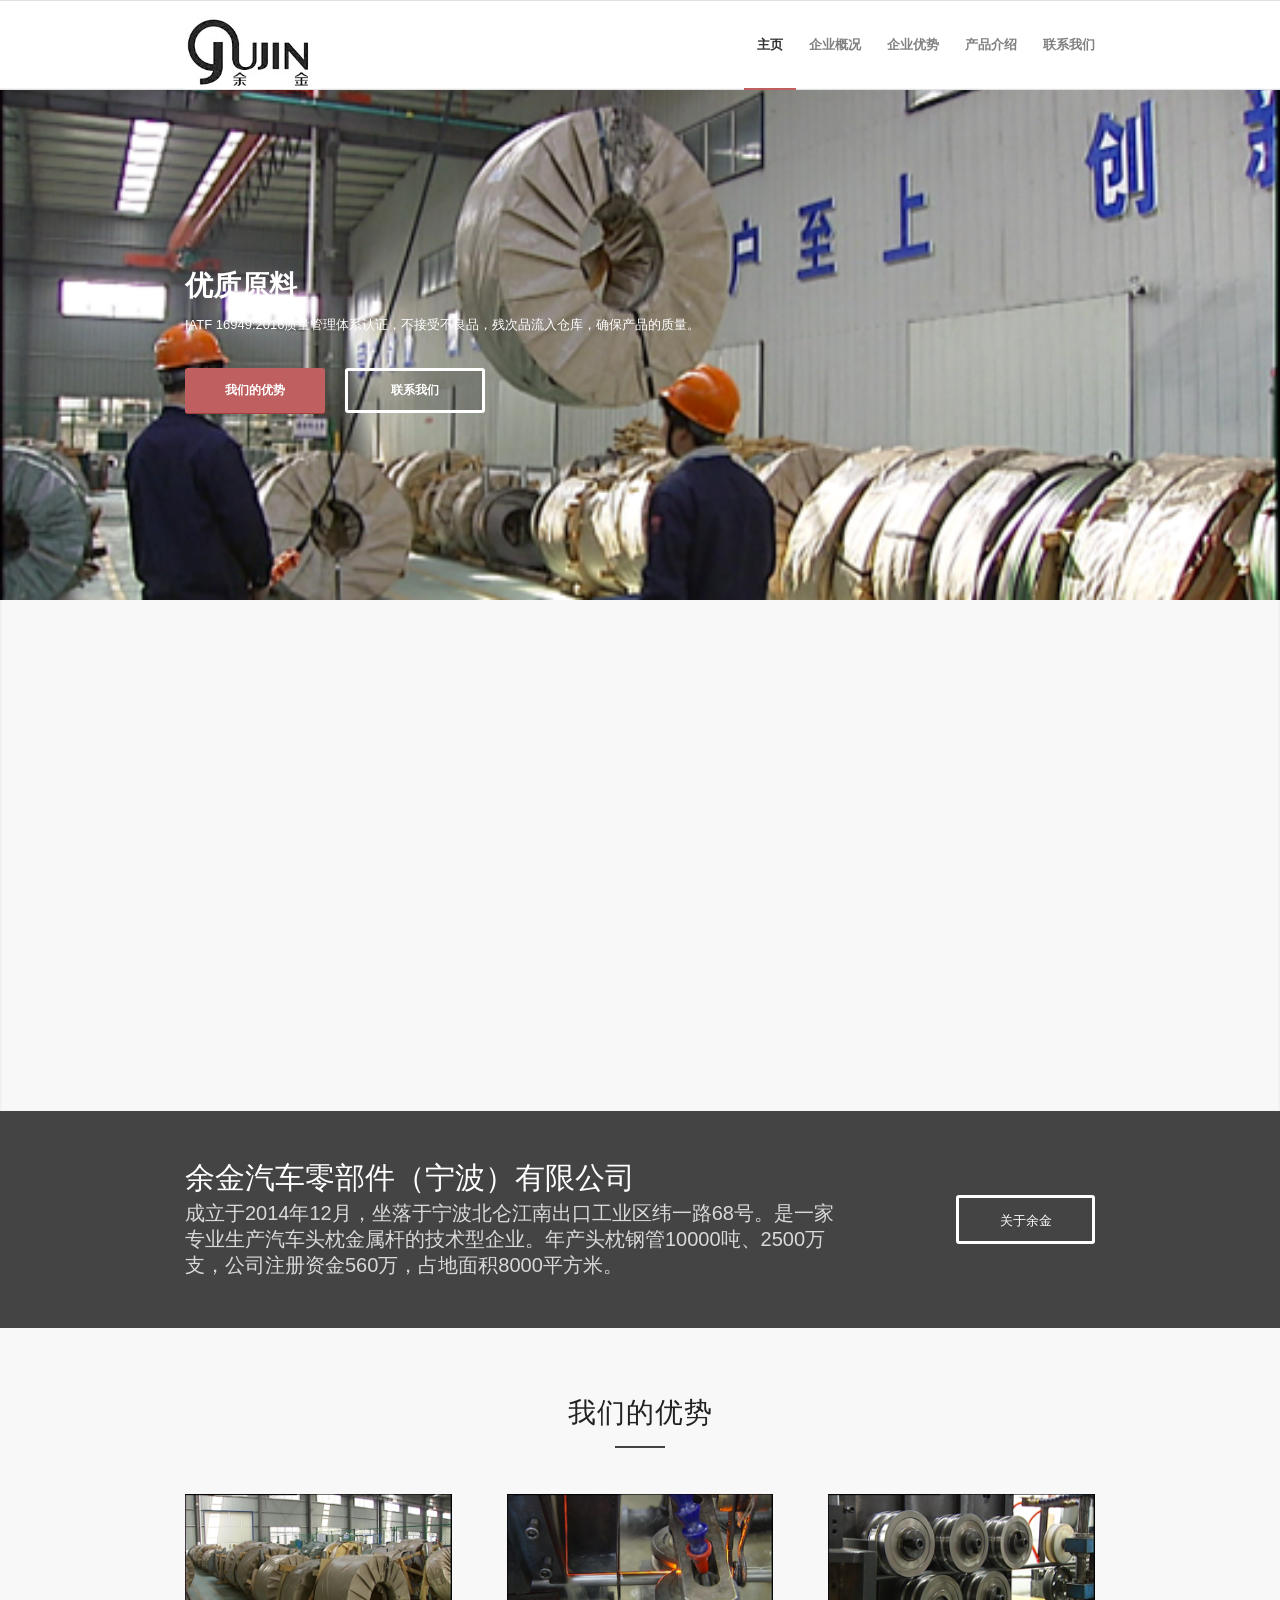
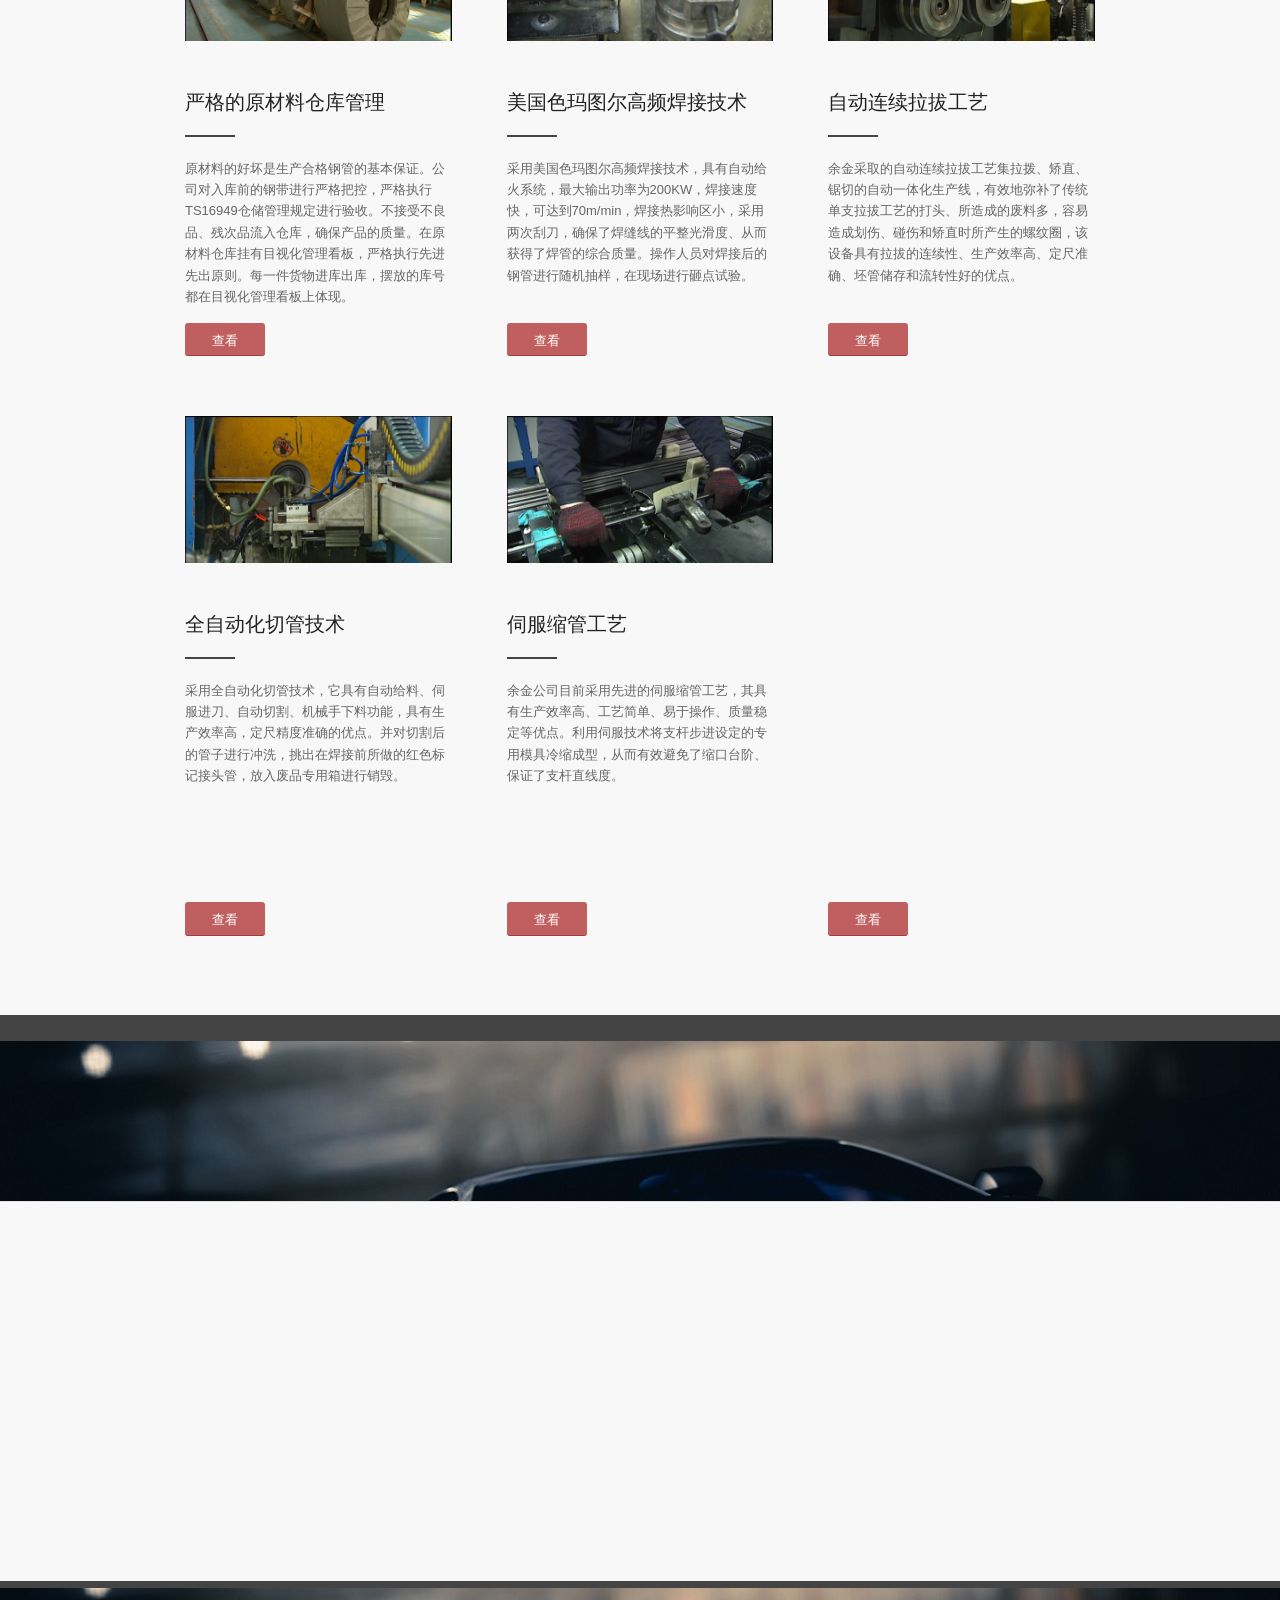
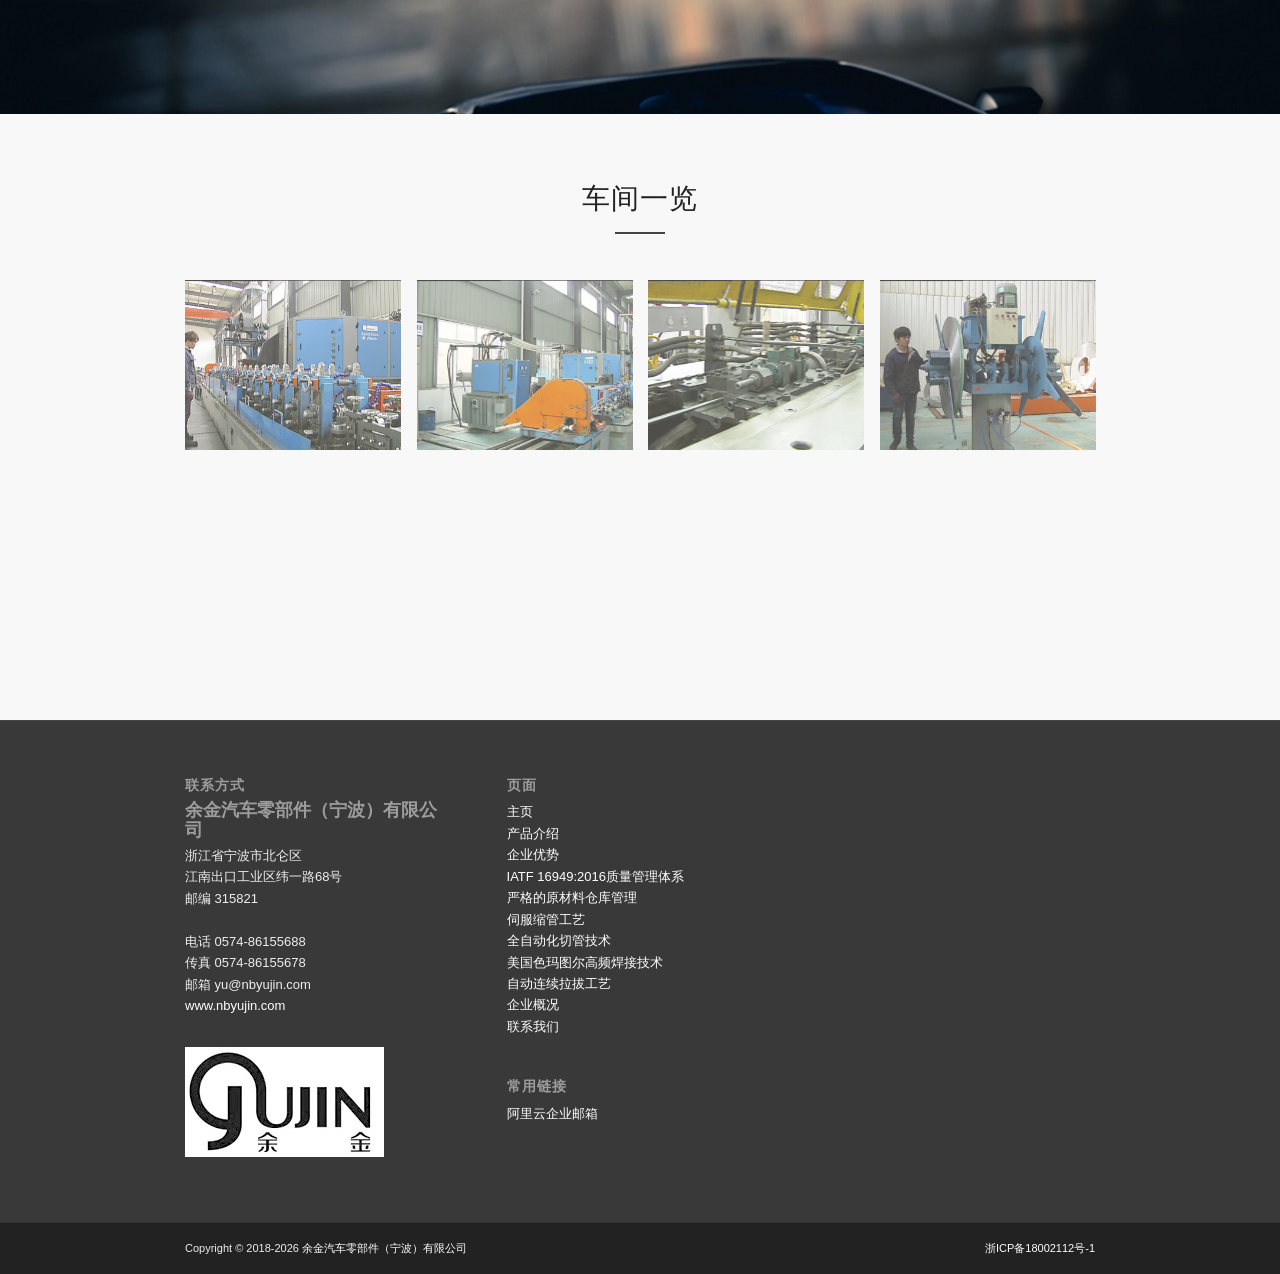
<file: nbyujin.com/index.html>
<!DOCTYPE html>
<html
  lang="zh-CN"
  class="html_stretched fixed_layout av-preloader-disabled av-default-lightbox html_header_top html_logo_left html_main_nav_header html_menu_right html_slim html_header_sticky html_header_shrinking html_mobile_menu_phone html_content_align_center html_header_unstick_top_disabled html_header_stretch_disabled html_elegant-blog html_av-overlay-side html_av-overlay-side-classic html_av-submenu-noclone html_entry_id_19 av-no-preview html_text_menu_active avia_desktop js_active avia_transform avia_transform3d avia_transform avia_transform3d avia-webkit avia-webkit-131 avia-chrome avia-chrome-131 avia-mac"
>
  <head>
    <meta http-equiv="Content-Type" content="text/html; charset=UTF-8" />

    <meta name="robots" content="index, follow" />

    <!-- mobile setting -->

    <!-- Scripts/CSS and wp_head hook -->
    <title>余金汽车零部件（宁波）有限公司</title>
    <link rel="icon" type="image/jpeg" href="./statics/shared/logo-black.jpg">

    <!-- google webfont font replacement -->
    <link
      rel="stylesheet"
      id="avia-google-webfont"
      href="./statics/shared/css"
      type="text/css"
      media="all"
    />
    <link
      rel="stylesheet"
      id="avia-grid-css"
      href="./statics/shared/grid.css"
      type="text/css"
      media="all"
    />
    <link
      rel="stylesheet"
      id="avia-base-css"
      href="./statics/shared/base.css"
      type="text/css"
      media="all"
    />
    <link
      rel="stylesheet"
      id="avia-layout-css"
      href="./statics/shared/layout.css"
      type="text/css"
      media="all"
    />
    <link
      rel="stylesheet"
      id="avia-scs-css"
      href="./statics/shared/shortcodes.css"
      type="text/css"
      media="all"
    />
    <link
      rel="stylesheet"
      id="avia-popup-css-css"
      href="./statics/shared/magnific-popup.css"
      type="text/css"
      media="screen"
    />
    <link
      rel="stylesheet"
      id="avia-print-css"
      href="./statics/shared/print.css"
      type="text/css"
      media="print"
    />
    <link
      rel="stylesheet"
      id="avia-dynamic-css"
      href="./statics/shared/enfold.css"
      type="text/css"
      media="all"
    />
    <link
      rel="stylesheet"
      id="avia-custom-css"
      href="./statics/shared/custom.css"
      type="text/css"
      media="all"
    />
    <script type="text/javascript" src="./statics/shared/jquery.js"></script>
    <script
      type="text/javascript"
      src="./statics/shared/jquery-migrate.min.js"
    ></script>
    <script type="text/javascript" src="./statics/shared/avia-compat.js"></script>
    <link rel="stylesheet" href="./statics/shared/fontawesome-compat.css" type="text/css" media="all">
  </head>

  <body
    id="top"
    class="home page-template-default page page-id-19 stretched open_sans"
    itemscope="itemscope"
    itemtype="https://schema.org/WebPage"
  >
    <div id="wrap_all">
      <header
        id="header"
        class="all_colors header_color light_bg_color av_header_top av_logo_left av_main_nav_header av_menu_right av_slim av_header_sticky av_header_shrinking av_header_stretch_disabled av_mobile_menu_phone av_header_unstick_top_disabled av_bottom_nav_disabled av_header_border_disabled"
        role="banner"
        itemscope="itemscope"
        itemtype="https://schema.org/WPHeader"
      >
        <div id="header_main" class="container_wrap container_wrap_logo">
          <div
            class="container av-logo-container"
            style="height: 88px; line-height: 88px"
          >
            <div class="inner-container">
              <span class="logo"
                ><a href="index.html" style="max-height: 88px"
                  ><img
                    height="100"
                    width="300"
                    src="./statics/shared/logo-black.jpg"
                    alt="余金汽车零部件（宁波）有限公司"
                    style="max-height: 88px" /></a
              ></span>
              <nav
                class="main_menu"
                data-selectname="Select a page"
                role="navigation"
                itemscope="itemscope"
                itemtype="https://schema.org/SiteNavigationElement"
              >
                <div class="avia-menu av-main-nav-wrap">
                  <ul id="avia-menu" class="menu av-main-nav">
                    <li
                      id="menu-item-251"
                      class="menu-item menu-item-type-post_type menu-item-object-page menu-item-home page_item page-item-19 current_page_item menu-item-top-level menu-item-top-level-1 current-menu-item"
                    >
                      <a
                        href="index.html"
                        itemprop="url"
                        style="height: 88px; line-height: 88px"
                        ><span class="avia-bullet"></span
                        ><span class="avia-menu-text">主页</span
                        ><span class="avia-menu-fx"
                          ><span class="avia-arrow-wrap"
                            ><span class="avia-arrow"></span></span></span
                      ></a>
                    </li>
                    <li
                      id="menu-item-254"
                      class="menu-item menu-item-type-post_type menu-item-object-page menu-item-top-level menu-item-top-level-2"
                    >
                      <a
                        href="about.html"
                        itemprop="url"
                        style="height: 88px; line-height: 88px"
                        ><span class="avia-bullet"></span
                        ><span class="avia-menu-text">企业概况</span
                        ><span class="avia-menu-fx"
                          ><span class="avia-arrow-wrap"
                            ><span class="avia-arrow"></span></span></span
                      ></a>
                    </li>
                    <li
                      id="menu-item-256"
                      class="menu-item menu-item-type-post_type menu-item-object-page menu-item-has-children menu-item-top-level menu-item-top-level-3 dropdown_ul_available"
                    >
                      <a
                        href="advantages.html"
                        itemprop="url"
                        style="height: 88px; line-height: 88px"
                        ><span class="avia-bullet"></span
                        ><span class="avia-menu-text">企业优势</span
                        ><span class="avia-menu-fx"
                          ><span class="avia-arrow-wrap"
                            ><span class="avia-arrow"></span></span></span
                        ><span class="dropdown_available"></span
                      ></a>

                      <ul
                        class="sub-menu"
                        style="display: block; opacity: 0; visibility: hidden"
                      >
                        <li
                          id="menu-item-250"
                          class="menu-item menu-item-type-post_type menu-item-object-page"
                        >
                          <a href="advantages-yuanliao.html" itemprop="url"
                            ><span class="avia-bullet"></span
                            ><span class="avia-menu-text"
                              >严格的原材料仓库管理</span
                            ></a
                          >
                        </li>
                        <li
                          id="menu-item-257"
                          class="menu-item menu-item-type-post_type menu-item-object-page"
                        >
                          <a href="./advantages-hanjie.html" itemprop="url"
                            ><span class="avia-bullet"></span
                            ><span class="avia-menu-text"
                              >美国色玛图尔高频焊接技术</span
                            ></a
                          >
                        </li>
                        <li
                          id="menu-item-249"
                          class="menu-item menu-item-type-post_type menu-item-object-page"
                        >
                          <a href="./advantages-laba.html" itemprop="url"
                            ><span class="avia-bullet"></span
                            ><span class="avia-menu-text"
                              >自动连续拉拔工艺</span
                            ></a
                          >
                        </li>
                        <li
                          id="menu-item-260"
                          class="menu-item menu-item-type-post_type menu-item-object-page"
                        >
                          <a href="./advantages-qiege.html" itemprop="url"
                            ><span class="avia-bullet"></span
                            ><span class="avia-menu-text"
                              >全自动化切管技术</span
                            ></a
                          >
                        </li>
                        <li
                          id="menu-item-258"
                          class="menu-item menu-item-type-post_type menu-item-object-page"
                        >
                          <a href="./advantages-suoguan.html" itemprop="url"
                            ><span class="avia-bullet"></span
                            ><span class="avia-menu-text">伺服缩管工艺</span></a
                          >
                        </li>
                        <li
                          id="menu-item-259"
                          class="menu-item menu-item-type-post_type menu-item-object-page"
                        >
                          <a href="./advantages-qa.html" itemprop="url"
                            ><span class="avia-bullet"></span
                            ><span class="avia-menu-text"
                              >IATF 16949:2016质量管理体系</span
                            ></a
                          >
                        </li>
                      </ul>
                    </li>
                    <li
                      id="menu-item-279"
                      class="menu-item menu-item-type-post_type menu-item-object-page menu-item-top-level menu-item-top-level-4"
                    >
                      <a
                        href="product.html"
                        itemprop="url"
                        style="height: 88px; line-height: 88px"
                        ><span class="avia-bullet"></span
                        ><span class="avia-menu-text">产品介绍</span
                        ><span class="avia-menu-fx"
                          ><span class="avia-arrow-wrap"
                            ><span class="avia-arrow"></span></span></span
                      ></a>
                    </li>
                    <li
                      id="menu-item-252"
                      class="menu-item menu-item-type-post_type menu-item-object-page menu-item-top-level menu-item-top-level-5"
                    >
                      <a
                        href="contact.html"
                        itemprop="url"
                        style="height: 88px; line-height: 88px"
                        ><span class="avia-bullet"></span
                        ><span class="avia-menu-text">联系我们</span
                        ><span class="avia-menu-fx"
                          ><span class="avia-arrow-wrap"
                            ><span class="avia-arrow"></span></span></span
                      ></a>
                    </li>
                  </ul>
                </div>
              </nav>
            </div>
          </div>
          <!-- end container_wrap-->
        </div>

        <div class="header_bg"></div>

        <!-- end header -->
      </header>

      <div id="main" class="all_colors" data-scroll-offset="88">
        <div
          class="stretch_full container_wrap alternate_color dark_bg_color title_container"
        >
          <div class="container">
            <h1 class="main-title entry-title">
              <a
                href="index.html"
                rel="bookmark"
                title="Permanent Link: 主页"
                itemprop="headline"
                >主页</a
              >
            </h1>
            <div class="breadcrumb breadcrumbs avia-breadcrumbs">
              <div
                class="breadcrumb-trail"
                xmlns:v="https://rdf.data-vocabulary.org/#"
              >
                <span class="trail-before"
                  ><span class="breadcrumb-title">您现在的位置：</span></span
                >
                <span class="trail-end">主页</span>
              </div>
            </div>
          </div>
        </div>
        <div
          id="full_slider_1"
          class="avia-fullwidth-slider main_color avia-shadow avia-builder-el-0 el_before_av_section avia-builder-el-first container_wrap fullsize"
        >
          <div
            data-size="featured_large"
            data-lightbox_size="large"
            data-animation="fade"
            data-ids="635,301,303,302"
            data-video_counter="0"
            data-autoplay="true"
            data-bg_slider="false"
            data-slide_height=""
            data-handle="av_slideshow_full"
            data-interval="5"
            data-class=" "
            data-css_id=""
            data-scroll_down=""
            data-control_layout="av-control-minimal av-control-minimal-dark"
            data-custom_markup=""
            data-perma_caption=""
            data-autoplay_stopper=""
            data-image_attachment=""
            data-min_height="0px"
            data-src=""
            data-position="top left"
            data-repeat="no-repeat"
            data-attach="scroll"
            data-stretch=""
            data-default-height="42"
            class="avia-slideshow avia-slideshow-1 av-control-minimal av-control-minimal-dark avia-slideshow-featured_large av_slideshow_full avia-fade-slider"
            itemscope="itemscope"
            itemtype="https://schema.org/ImageObject"
          >
            <ul
              class="avia-slideshow-inner"
              style="
                padding: 0px;
                height: 1023px;
                transition: none;
                transform: translateZ(0px);
              "
            >
              <li
                class="slide-1"
                style="
                  visibility: visible;
                  opacity: 0;
                  transition: none;
                  transform: translateZ(0px);
                  z-index: 3;
                "
              >
                <div data-rel="slideshow-1" class="avia-slide-wrap">
                  <div
                    class="caption_fullwidth av-slideshow-caption caption_left"
                  >
                    <div class="container caption_container">
                      <div class="slideshow_caption">
                        <div class="slideshow_inner_caption">
                          <div class="slideshow_align_caption">
                            <h2 class="avia-caption-title" itemprop="name">
                              余金汽车零部件（宁波）有限公司
                            </h2>
                            <div
                              class="avia-caption-content"
                              itemprop="description"
                            >
                              <p>一家专业生产汽车头枕金属杆的技术型企业</p>
                            </div>
                            <a
                              href="about.html"
                              class="avia-slideshow-button avia-button avia-color-theme-color avia-multi-slideshow-button"
                              data-duration="800"
                              data-easing="easeInOutQuad"
                              >企业概况</a
                            ><a
                              href="contact.html"
                              class="avia-slideshow-button avia-button avia-color-light avia-multi-slideshow-button avia-slideshow-button-2"
                              data-duration="800"
                              data-easing="easeInOutQuad"
                              >联系我们</a
                            >
                          </div>
                        </div>
                      </div>
                    </div>
                  </div>
                  <img
                    src="./statics/homepage/car-background-1.jpg"
                    width="1280"
                    height="512"
                    title="car-background-1"
                    alt=""
                    itemprop="thumbnailUrl"
                    style="left: 0px"
                  />
                </div>
              </li>
              <li
                class="slide-2"
                style="
                  visibility: hidden;
                  z-index: 2;
                  opacity: 0;
                  transition: none;
                  transform: translateZ(0px);
                "
              >
                <div data-rel="slideshow-1" class="avia-slide-wrap">
                  <div
                    class="caption_fullwidth av-slideshow-caption caption_right"
                  >
                    <div class="container caption_container">
                      <div class="slideshow_caption">
                        <div class="slideshow_inner_caption">
                          <div class="slideshow_align_caption">
                            <h2 class="avia-caption-title" itemprop="name">
                              自动化设备
                            </h2>
                            <div
                              class="avia-caption-content"
                              itemprop="description"
                            >
                              <p>
                                引进的高频焊管设备，采用美国色玛图尔高频焊接技术。
                              </p>
                            </div>
                            <a
                              href="advantages.html"
                              class="avia-slideshow-button avia-button avia-color-theme-color avia-multi-slideshow-button"
                              data-duration="800"
                              data-easing="easeInOutQuad"
                              >我们的优势</a
                            ><a
                              href="contact.html"
                              class="avia-slideshow-button avia-button avia-color-light avia-multi-slideshow-button avia-slideshow-button-2"
                              data-duration="800"
                              data-easing="easeInOutQuad"
                              >联系我们</a
                            >
                          </div>
                        </div>
                      </div>
                    </div>
                  </div>
                  <img
                    src="./statics/homepage/gongyi-hanjie-e1514412775716.png"
                    width="523"
                    height="209"
                    title="slider-3"
                    alt=""
                    itemprop="thumbnailUrl"
                    style="left: 0px"
                  />
                  <div
                    class="av-section-color-overlay"
                    style="opacity: 0.2; background-color: #000000"
                  ></div>
                </div>
              </li>
              <li
                class="slide-3"
                style="
                  visibility: hidden;
                  z-index: 2;
                  opacity: 0;
                  transition: none;
                  transform: translateZ(0px);
                "
              >
                <div data-rel="slideshow-1" class="avia-slide-wrap">
                  <div
                    class="caption_fullwidth av-slideshow-caption caption_left"
                  >
                    <div class="container caption_container">
                      <div class="slideshow_caption">
                        <div class="slideshow_inner_caption">
                          <div class="slideshow_align_caption">
                            <h2 class="avia-caption-title" itemprop="name">
                              先进工艺
                            </h2>
                            <div
                              class="avia-caption-content"
                              itemprop="description"
                            >
                              <p>
                                焊接、拉拔、自动切割、缩管，每项工艺我们都做到精益求精。
                              </p>
                            </div>
                            <a
                              href="advantages.html"
                              class="avia-slideshow-button avia-button avia-color-theme-color avia-multi-slideshow-button"
                              data-duration="800"
                              data-easing="easeInOutQuad"
                              >我们的优势</a
                            ><a
                              href="contact.html"
                              class="avia-slideshow-button avia-button avia-color-light avia-multi-slideshow-button avia-slideshow-button-2"
                              data-duration="800"
                              data-easing="easeInOutQuad"
                              >联系我们</a
                            >
                          </div>
                        </div>
                      </div>
                    </div>
                  </div>
                  <img
                    src="./statics/homepage/header-2-hanjiegongyi-11-e1514412891537.png"
                    width="523"
                    height="209"
                    title="slider-1"
                    alt=""
                    itemprop="thumbnailUrl"
                    style="left: 0px"
                  />
                  <div
                    class="av-section-color-overlay"
                    style="opacity: 0.5; background-color: #000000"
                  ></div>
                </div>
              </li>
              <li
                class="slide-4 active-slide"
                style="
                  visibility: visible;
                  z-index: 3;
                  opacity: 1;
                  transition: none;
                  transform: translateZ(0px);
                "
              >
                <div data-rel="slideshow-1" class="avia-slide-wrap">
                  <div
                    class="caption_fullwidth av-slideshow-caption caption_right"
                  >
                    <div class="container caption_container">
                      <div class="slideshow_caption">
                        <div class="slideshow_inner_caption">
                          <div class="slideshow_align_caption">
                            <h2 class="avia-caption-title" itemprop="name">
                              优质原料
                            </h2>
                            <div
                              class="avia-caption-content"
                              itemprop="description"
                            >
                              <p>
                                IATF
                                16949:2016质量管理体系认证，不接受不良品，残次品流入仓库，确保产品的质量。
                              </p>
                            </div>
                            <a
                              href="advantages.html"
                              class="avia-slideshow-button avia-button avia-color-theme-color avia-multi-slideshow-button"
                              data-duration="800"
                              data-easing="easeInOutQuad"
                              >我们的优势</a
                            ><a
                              href="contact.html"
                              class="avia-slideshow-button avia-button avia-color-light avia-multi-slideshow-button avia-slideshow-button-2"
                              data-duration="800"
                              data-easing="easeInOutQuad"
                              >联系我们</a
                            >
                          </div>
                        </div>
                      </div>
                    </div>
                  </div>
                  <img
                    src="./statics/homepage/header-1-yuancailiaocangkuguanli-1-e1514412842151.png"
                    width="523"
                    height="209"
                    title="slider-2"
                    alt=""
                    itemprop="thumbnailUrl"
                    style="left: 0px"
                  />
                </div>
              </li>
            </ul>
            <div class="avia-slideshow-arrows avia-slideshow-controls">
              <a
                href="./index.html#prev"
                class="prev-slide"
                aria-hidden="true"
                data-av_icon=""
                data-av_iconfont="entypo-fontello"
                >上一页</a
              ><a
                href="./index.html#next"
                class="next-slide"
                aria-hidden="true"
                data-av_icon=""
                data-av_iconfont="entypo-fontello"
                >下一页</a
              >
            </div>
            <div class="avia-slideshow-dots avia-slideshow-controls">
              <a href="./index.html#1" class="goto-slide active"
                >1</a
              ><a href="./index.html#2" class="goto-slide">2</a
              ><a href="./index.html#3" class="goto-slide">3</a
              ><a href="./index.html#4" class="goto-slide">4</a>
            </div>
          </div>
        </div>
        <div
          id="av_section_1"
          class="avia-section main_color avia-section-default avia-no-border-styling avia-bg-style-scroll avia-builder-el-1 el_after_av_slideshow_full el_before_av_section container_wrap fullsize"
          style="background-color: #444444"
        >
          <div class="container">
            <div class="template-page content av-content-full alpha units">
              <div class="post-entry post-entry-type-page post-entry-19">
                <div class="entry-content-wrapper clearfix">
                  <div
                    class="flex_column_table av-equal-height-column-flextable -flextable"
                  >
                    <div
                      class="flex_column av_three_fourth av-animated-generic left-to-right flex_column_table_cell av-equal-height-column av-align-middle av-zero-column-padding first avia-builder-el-2 el_before_av_one_fourth avia-builder-el-first avia_start_animation avia_start_delayed_animation"
                      style="border-radius: 0px"
                    >
                      <div
                        style="
                          padding-bottom: 0px;
                          color: #ffffff;
                          font-size: 30px;
                        "
                        class="av-special-heading av-special-heading-h3 custom-color-heading blockquote modern-quote avia-builder-el-3 avia-builder-el-no-sibling av-inherit-size"
                      >
                        <h3 class="av-special-heading-tag" itemprop="headline">
                          余金汽车零部件（宁波）有限公司
                        </h3>
                        <div
                          class="av-subheading av-subheading_below av_custom_color"
                          style="font-size: 20px"
                        >
                          <p>
                            成立于2014年12月，坐落于宁波北仑江南出口工业区纬一路68号。是一家专业生产汽车头枕金属杆的技术型企业。年产头枕钢管10000吨、2500万支，公司注册资金560万，占地面积8000平方米。
                          </p>
                        </div>
                        <div class="special-heading-border">
                          <div
                            class="special-heading-inner-border"
                            style="border-color: #ffffff"
                          ></div>
                        </div>
                      </div>
                    </div>
                    <div class="av-flex-placeholder"></div>
                    <div
                      class="flex_column av_one_fourth av-animated-generic right-to-left flex_column_table_cell av-equal-height-column av-align-middle av-zero-column-padding avia-builder-el-4 el_after_av_three_fourth avia-builder-el-last avia_start_animation avia_start_delayed_animation"
                      style="border-radius: 0px"
                    >
                      <div
                        class="avia-button-wrap avia-button-right avia-builder-el-5 avia-builder-el-no-sibling"
                      >
                        <a
                          href="about.html"
                          class="avia-button avia-icon_select-no avia-color-light avia-size-large avia-position-right"
                          target="_blank"
                          ><span class="avia_iconbox_title">关于余金</span></a
                        >
                      </div>
                    </div>
                  </div>
                  <!--close column table wrapper. Autoclose: 1 -->
                </div>
              </div>
            </div>
            <!-- close content main div -->
          </div>
        </div>
        <div
          id="av_section_2"
          class="avia-section main_color avia-section-large avia-no-border-styling avia-bg-style-scroll avia-builder-el-6 el_after_av_section el_before_av_section container_wrap fullsize"
        >
          <div class="container">
            <div class="template-page content av-content-full alpha units">
              <div class="post-entry post-entry-type-page post-entry-19">
                <div class="entry-content-wrapper clearfix">
                  <div
                    style="padding-bottom: 0px"
                    class="av-special-heading av-special-heading-h2 blockquote modern-quote modern-centered avia-builder-el-7 el_before_av_hr avia-builder-el-first"
                  >
                    <h2 class="av-special-heading-tag" itemprop="headline">
                      我们的优势
                    </h2>
                    <div class="special-heading-border">
                      <div class="special-heading-inner-border"></div>
                    </div>
                  </div>
                  <div
                    style="margin-top: 5px; margin-bottom: 35px"
                    class="hr hr-custom hr-center hr-icon-no avia-builder-el-8 el_after_av_heading el_before_av_one_third"
                  >
                    <span
                      class="hr-inner inner-border-av-border-fat"
                      style="width: 50px; border-color: #3478aa"
                      ><span class="hr-inner-style"></span
                    ></span>
                  </div>
                  <div
                    class="flex_column av_one_third av-animated-generic bottom-to-top flex_column_div av-zero-column-padding first avia-builder-el-9 el_after_av_hr el_before_av_one_third"
                    style="border-radius: 0px"
                  >
                    <div
                      class="avia-image-container av-styling-no-styling avia-builder-el-10 el_before_av_heading avia-builder-el-first avia-align-center"
                      itemscope="itemscope"
                      itemtype="https://schema.org/ImageObject"
                    >
                      <div class="avia-image-container-inner">
                        <a href="advantages-yuanliao.html" class="avia_image"
                          ><img
                            class="avia_image"
                            src="./statics/homepage/header-1-yuancailiaocangkuguanli-3-300x165.png"
                            alt=""
                            title="header-1-yuancailiaocangkuguanli-3"
                            itemprop="thumbnailUrl" /><span
                            class="image-overlay overlay-type-extern"
                            ><span class="image-overlay-inside"></span></span
                        ></a>
                      </div>
                    </div>
                    <div
                      style="padding-bottom: 0px"
                      class="av-special-heading av-special-heading-h3 blockquote modern-quote avia-builder-el-11 el_after_av_image el_before_av_hr"
                    >
                      <h3 class="av-special-heading-tag" itemprop="headline">
                        严格的原材料仓库管理
                      </h3>
                      <div class="special-heading-border">
                        <div class="special-heading-inner-border"></div>
                      </div>
                    </div>
                    <div
                      style="margin-top: 10px; margin-bottom: 10px"
                      class="hr hr-custom hr-left hr-icon-no avia-builder-el-12 el_after_av_heading el_before_av_textblock"
                    >
                      <span
                        class="hr-inner inner-border-av-border-fat"
                        style="width: 50px; border-color: #3478aa"
                        ><span class="hr-inner-style"></span
                      ></span>
                    </div>
                    <section
                      class="av_textblock_section"
                      itemscope="itemscope"
                      itemtype="https://schema.org/CreativeWork"
                    >
                      <div class="avia_textblock" itemprop="text">
                        <p>
                          原材料的好坏是生产合格钢管的基本保证。公司对入库前的钢带进行严格把控，严格执行TS16949仓储管理规定进行验收。不接受不良品、残次品流入仓库，确保产品的质量。在原材料仓库挂有目视化管理看板，严格执行先进先出原则。每一件货物进库出库，摆放的库号都在目视化管理看板上体现。
                        </p>
                      </div>
                    </section>
                  </div>
                  <div
                    class="flex_column av_one_third av-animated-generic bottom-to-top flex_column_div av-zero-column-padding avia-builder-el-14 el_after_av_one_third el_before_av_one_third"
                    style="border-radius: 0px"
                  >
                    <div
                      class="avia-image-container av-styling-no-styling avia-builder-el-15 el_before_av_heading avia-builder-el-first avia-align-center"
                      itemscope="itemscope"
                      itemtype="https://schema.org/ImageObject"
                    >
                      <div class="avia-image-container-inner">
                        <a href="./advantages-hanjie.html" class="avia_image"
                          ><img
                            class="avia_image"
                            src="./statics/homepage/header-2-hanjiegongyi-10-300x165.png"
                            alt=""
                            title="header-2-hanjiegongyi-10"
                            itemprop="thumbnailUrl" /><span
                            class="image-overlay overlay-type-extern"
                            ><span class="image-overlay-inside"></span></span
                        ></a>
                      </div>
                    </div>
                    <div
                      style="padding-bottom: 0px"
                      class="av-special-heading av-special-heading-h3 blockquote modern-quote avia-builder-el-16 el_after_av_image el_before_av_hr"
                    >
                      <h3 class="av-special-heading-tag" itemprop="headline">
                        美国色玛图尔高频焊接技术
                      </h3>
                      <div class="special-heading-border">
                        <div class="special-heading-inner-border"></div>
                      </div>
                    </div>
                    <div
                      style="margin-top: 10px; margin-bottom: 10px"
                      class="hr hr-custom hr-left hr-icon-no avia-builder-el-17 el_after_av_heading el_before_av_textblock"
                    >
                      <span
                        class="hr-inner inner-border-av-border-fat"
                        style="width: 50px; border-color: #3478aa"
                        ><span class="hr-inner-style"></span
                      ></span>
                    </div>
                    <section
                      class="av_textblock_section"
                      itemscope="itemscope"
                      itemtype="https://schema.org/CreativeWork"
                    >
                      <div class="avia_textblock" itemprop="text">
                        <p>
                          采用美国色玛图尔高频焊接技术，具有自动给火系统，最大输出功率为200KW，焊接速度快，可达到70m/min，焊接热影响区小，采用两次刮刀，确保了焊缝线的平整光滑度、从而获得了焊管的综合质量。操作人员对焊接后的钢管进行随机抽样，在现场进行砸点试验。
                        </p>
                      </div>
                    </section>
                  </div>
                  <div
                    class="flex_column av_one_third av-animated-generic bottom-to-top flex_column_div av-zero-column-padding avia-builder-el-19 el_after_av_one_third el_before_av_hr"
                    style="border-radius: 0px"
                  >
                    <div
                      class="avia-image-container av-styling-no-styling avia-builder-el-20 el_before_av_heading avia-builder-el-first avia-align-center"
                      itemscope="itemscope"
                      itemtype="https://schema.org/ImageObject"
                    >
                      <div class="avia-image-container-inner">
                        <a href="./advantages-laba.html" class="avia_image"
                          ><img
                            class="avia_image"
                            src="./statics/homepage/header-3-labagongyi-4-300x165.png"
                            alt=""
                            title="header-3-labagongyi-4"
                            itemprop="thumbnailUrl" /><span
                            class="image-overlay overlay-type-extern"
                            ><span class="image-overlay-inside"></span></span
                        ></a>
                      </div>
                    </div>
                    <div
                      style="padding-bottom: 0px"
                      class="av-special-heading av-special-heading-h3 blockquote modern-quote avia-builder-el-21 el_after_av_image el_before_av_hr"
                    >
                      <h3 class="av-special-heading-tag" itemprop="headline">
                        自动连续拉拔工艺
                      </h3>
                      <div class="special-heading-border">
                        <div class="special-heading-inner-border"></div>
                      </div>
                    </div>
                    <div
                      style="margin-top: 10px; margin-bottom: 10px"
                      class="hr hr-custom hr-left hr-icon-no avia-builder-el-22 el_after_av_heading el_before_av_textblock"
                    >
                      <span
                        class="hr-inner inner-border-av-border-fat"
                        style="width: 50px; border-color: #3478aa"
                        ><span class="hr-inner-style"></span
                      ></span>
                    </div>
                    <section
                      class="av_textblock_section"
                      itemscope="itemscope"
                      itemtype="https://schema.org/CreativeWork"
                    >
                      <div class="avia_textblock" itemprop="text">
                        <p>
                          余金采取的自动连续拉拔工艺集拉拨、矫直、锯切的自动一体化生产线，有效地弥补了传统单支拉拔工艺的打头、所造成的废料多，容易造成划伤、碰伤和矫直时所产生的螺纹圈，该设备具有拉拔的连续性、生产效率高、定尺准确、坯管储存和流转性好的优点。
                        </p>
                      </div>
                    </section>
                  </div>
                  <div
                    style="height: 1px; margin-top: 0px"
                    class="hr hr-invisible avia-builder-el-24 el_after_av_one_third el_before_av_one_third"
                  >
                    <span class="hr-inner"
                      ><span class="hr-inner-style"></span
                    ></span>
                  </div>
                  <div
                    class="flex_column av_one_third flex_column_div av-zero-column-padding first avia-builder-el-25 el_after_av_hr el_before_av_one_third"
                    style="border-radius: 0px"
                  >
                    <div
                      class="avia-button-wrap avia-button-left avia-builder-el-26 avia-builder-el-no-sibling"
                    >
                      <a
                        href="advantages-yuanliao.html"
                        class="avia-button av-icon-on-hover avia-icon_select-yes-left-icon avia-color-theme-color avia-size-small avia-position-left"
                        ><span
                          class="avia_button_icon avia_button_icon_left"
                          aria-hidden="true"
                          data-av_icon=""
                          data-av_iconfont="entypo-fontello"
                        ></span
                        ><span class="avia_iconbox_title">查看</span></a
                      >
                    </div>
                  </div>
                  <div
                    class="flex_column av_one_third flex_column_div av-zero-column-padding avia-builder-el-27 el_after_av_one_third el_before_av_one_third"
                    style="border-radius: 0px"
                  >
                    <div
                      class="avia-button-wrap avia-button-left avia-builder-el-28 avia-builder-el-no-sibling"
                    >
                      <a
                        href="./advantages-hanjie.html"
                        class="avia-button av-icon-on-hover avia-icon_select-yes-left-icon avia-color-theme-color avia-size-small avia-position-left"
                        ><span
                          class="avia_button_icon avia_button_icon_left"
                          aria-hidden="true"
                          data-av_icon=""
                          data-av_iconfont="entypo-fontello"
                        ></span
                        ><span class="avia_iconbox_title">查看</span></a
                      >
                    </div>
                  </div>
                  <div
                    class="flex_column av_one_third flex_column_div av-zero-column-padding avia-builder-el-29 el_after_av_one_third el_before_av_hr"
                    style="border-radius: 0px"
                  >
                    <div
                      class="avia-button-wrap avia-button-left avia-builder-el-30 avia-builder-el-no-sibling"
                    >
                      <a
                        href="./advantages-laba.html"
                        class="avia-button av-icon-on-hover avia-icon_select-yes-left-icon avia-color-theme-color avia-size-small avia-position-left"
                        ><span
                          class="avia_button_icon avia_button_icon_left"
                          aria-hidden="true"
                          data-av_icon=""
                          data-av_iconfont="entypo-fontello"
                        ></span
                        ><span class="avia_iconbox_title">查看</span></a
                      >
                    </div>
                  </div>
                  <div
                    style="height: 50px"
                    class="hr hr-invisible avia-builder-el-31 el_after_av_one_third el_before_av_one_third"
                  >
                    <span class="hr-inner"
                      ><span class="hr-inner-style"></span
                    ></span>
                  </div>
                  <div
                    class="flex_column av_one_third av-animated-generic bottom-to-top flex_column_div av-zero-column-padding first avia-builder-el-32 el_after_av_hr el_before_av_one_third"
                    style="border-radius: 0px"
                  >
                    <div
                      class="avia-image-container av-styling-no-styling avia-builder-el-33 el_before_av_heading avia-builder-el-first avia-align-center"
                      itemscope="itemscope"
                      itemtype="https://schema.org/ImageObject"
                    >
                      <div class="avia-image-container-inner">
                        <a href="./advantages-qiege.html" class="avia_image"
                          ><img
                            class="avia_image"
                            src="./statics/homepage/header-4-zidongqiegegongyi-5-300x165.png"
                            alt=""
                            title="header-4-zidongqiegegongyi-5"
                            itemprop="thumbnailUrl" /><span
                            class="image-overlay overlay-type-extern"
                            ><span class="image-overlay-inside"></span></span
                        ></a>
                      </div>
                    </div>
                    <div
                      style="padding-bottom: 0px"
                      class="av-special-heading av-special-heading-h3 blockquote modern-quote avia-builder-el-34 el_after_av_image el_before_av_hr"
                    >
                      <h3 class="av-special-heading-tag" itemprop="headline">
                        全自动化切管技术
                      </h3>
                      <div class="special-heading-border">
                        <div class="special-heading-inner-border"></div>
                      </div>
                    </div>
                    <div
                      style="margin-top: 10px; margin-bottom: 10px"
                      class="hr hr-custom hr-left hr-icon-no avia-builder-el-35 el_after_av_heading el_before_av_textblock"
                    >
                      <span
                        class="hr-inner inner-border-av-border-fat"
                        style="width: 50px; border-color: #3478aa"
                        ><span class="hr-inner-style"></span
                      ></span>
                    </div>
                    <section
                      class="av_textblock_section"
                      itemscope="itemscope"
                      itemtype="https://schema.org/CreativeWork"
                    >
                      <div class="avia_textblock" itemprop="text">
                        <p>
                          采用全自动化切管技术，它具有自动给料、伺服进刀、自动切割、机械手下料功能，具有生产效率高，定尺精度准确的优点。并对切割后的管子进行冲洗，挑出在焊接前所做的红色标记接头管，放入废品专用箱进行销毁。
                        </p>
                      </div>
                    </section>
                  </div>
                  <div
                    class="flex_column av_one_third av-animated-generic bottom-to-top flex_column_div av-zero-column-padding avia-builder-el-37 el_after_av_one_third el_before_av_one_third"
                    style="border-radius: 0px"
                  >
                    <div
                      class="avia-image-container av-styling-no-styling avia-builder-el-38 el_before_av_heading avia-builder-el-first avia-align-center"
                      itemscope="itemscope"
                      itemtype="https://schema.org/ImageObject"
                    >
                      <div class="avia-image-container-inner">
                        <a href="./advantages-suoguan.html" class="avia_image"
                          ><img
                            class="avia_image"
                            src="./statics/homepage/header-5-suoguangongyi-2-300x165.png"
                            alt=""
                            title="header-5-suoguangongyi-2"
                            itemprop="thumbnailUrl" /><span
                            class="image-overlay overlay-type-extern"
                            ><span class="image-overlay-inside"></span></span
                        ></a>
                      </div>
                    </div>
                    <div
                      style="padding-bottom: 0px"
                      class="av-special-heading av-special-heading-h3 blockquote modern-quote avia-builder-el-39 el_after_av_image el_before_av_hr"
                    >
                      <h3 class="av-special-heading-tag" itemprop="headline">
                        伺服缩管工艺
                      </h3>
                      <div class="special-heading-border">
                        <div class="special-heading-inner-border"></div>
                      </div>
                    </div>
                    <div
                      style="margin-top: 10px; margin-bottom: 10px"
                      class="hr hr-custom hr-left hr-icon-no avia-builder-el-40 el_after_av_heading el_before_av_textblock"
                    >
                      <span
                        class="hr-inner inner-border-av-border-fat"
                        style="width: 50px; border-color: #3478aa"
                        ><span class="hr-inner-style"></span
                      ></span>
                    </div>
                    <section
                      class="av_textblock_section"
                      itemscope="itemscope"
                      itemtype="https://schema.org/CreativeWork"
                    >
                      <div class="avia_textblock" itemprop="text">
                        <p>
                          余金公司目前采用先进的伺服缩管工艺，其具有生产效率高、工艺简单、易于操作、质量稳定等优点。利用伺服技术将支杆步进设定的专用模具冷缩成型，从而有效避免了缩口台阶、保证了支杆直线度。
                        </p>
                      </div>
                    </section>
                  </div>
                  <div
                    class="flex_column av_one_third av-animated-generic bottom-to-top flex_column_div av-zero-column-padding avia-builder-el-42 el_after_av_one_third el_before_av_hr"
                    style="border-radius: 0px"
                  >
                    <div
                      class="avia-image-container av-styling-no-styling avia-builder-el-43 el_before_av_heading avia-builder-el-first avia-align-center"
                      itemscope="itemscope"
                      itemtype="https://schema.org/ImageObject"
                    >
                      <div class="avia-image-container-inner">
                        <a href="./advantages-qa.html" class="avia_image"
                          ><img
                            class="avia_image"
                            src="./statics/homepage/认证-1-300x229.jpg"
                            alt=""
                            title="认证"
                            itemprop="thumbnailUrl" /><span
                            class="image-overlay overlay-type-extern"
                            ><span class="image-overlay-inside"></span></span
                        ></a>
                      </div>
                    </div>
                    <div
                      style="padding-bottom: 0px"
                      class="av-special-heading av-special-heading-h3 blockquote modern-quote avia-builder-el-44 el_after_av_image el_before_av_hr"
                    >
                      <h3 class="av-special-heading-tag" itemprop="headline">
                        IATF 16949:2016质量管理体系
                      </h3>
                      <div class="special-heading-border">
                        <div class="special-heading-inner-border"></div>
                      </div>
                    </div>
                    <div
                      style="margin-top: 10px; margin-bottom: 10px"
                      class="hr hr-custom hr-left hr-icon-no avia-builder-el-45 el_after_av_heading el_before_av_textblock"
                    >
                      <span
                        class="hr-inner inner-border-av-border-fat"
                        style="width: 50px; border-color: #3478aa"
                        ><span class="hr-inner-style"></span
                      ></span>
                    </div>
                    <section
                      class="av_textblock_section"
                      itemscope="itemscope"
                      itemtype="https://schema.org/CreativeWork"
                    >
                      <div class="avia_textblock" itemprop="text">
                        <p>
                          经NSF-ISR评估，已建立的质量管理体系符合IATF
                          16949:2016规范。不接受不良品、残次品流入仓库。确保产品的质量，保证客户所需的订单计划。合理安排公司应急库存计划，严格执行先进先出原则。专设了实验室，对现场和成品仓库进行物理性能测试。
                        </p>
                      </div>
                    </section>
                  </div>
                  <div
                    style="height: 1px; margin-top: 0px"
                    class="hr hr-invisible avia-builder-el-47 el_after_av_one_third el_before_av_one_third"
                  >
                    <span class="hr-inner"
                      ><span class="hr-inner-style"></span
                    ></span>
                  </div>
                  <div
                    class="flex_column av_one_third flex_column_div av-zero-column-padding first avia-builder-el-48 el_after_av_hr el_before_av_one_third"
                    style="border-radius: 0px"
                  >
                    <div
                      class="avia-button-wrap avia-button-left avia-builder-el-49 avia-builder-el-no-sibling"
                    >
                      <a
                        href="./advantages-qiege.html"
                        class="avia-button av-icon-on-hover avia-icon_select-yes-left-icon avia-color-theme-color avia-size-small avia-position-left"
                        ><span
                          class="avia_button_icon avia_button_icon_left"
                          aria-hidden="true"
                          data-av_icon=""
                          data-av_iconfont="entypo-fontello"
                        ></span
                        ><span class="avia_iconbox_title">查看</span></a
                      >
                    </div>
                  </div>
                  <div
                    class="flex_column av_one_third flex_column_div av-zero-column-padding avia-builder-el-50 el_after_av_one_third el_before_av_one_third"
                    style="border-radius: 0px"
                  >
                    <div
                      class="avia-button-wrap avia-button-left avia-builder-el-51 avia-builder-el-no-sibling"
                    >
                      <a
                        href="./advantages-suoguan.html"
                        class="avia-button av-icon-on-hover avia-icon_select-yes-left-icon avia-color-theme-color avia-size-small avia-position-left"
                        ><span
                          class="avia_button_icon avia_button_icon_left"
                          aria-hidden="true"
                          data-av_icon=""
                          data-av_iconfont="entypo-fontello"
                        ></span
                        ><span class="avia_iconbox_title">查看</span></a
                      >
                    </div>
                  </div>
                  <div
                    class="flex_column av_one_third flex_column_div av-zero-column-padding avia-builder-el-52 el_after_av_one_third avia-builder-el-last"
                    style="border-radius: 0px"
                  >
                    <div
                      class="avia-button-wrap avia-button-left avia-builder-el-53 avia-builder-el-no-sibling"
                    >
                      <a
                        href="./advantages-qa.html"
                        class="avia-button av-icon-on-hover avia-icon_select-yes-left-icon avia-color-theme-color avia-size-small avia-position-left"
                        ><span
                          class="avia_button_icon avia_button_icon_left"
                          aria-hidden="true"
                          data-av_icon=""
                          data-av_iconfont="entypo-fontello"
                        ></span
                        ><span class="avia_iconbox_title">查看</span></a
                      >
                    </div>
                  </div>
                </div>
              </div>
            </div>
            <!-- close content main div -->
          </div>
        </div>
        <div
          id="av_section_3"
          class="avia-section main_color avia-section-default avia-no-border-styling avia-full-stretch av-parallax-section avia-bg-style-parallax avia-builder-el-54 el_after_av_section el_before_av_one_full container_wrap fullsize"
          style="background-color: #444444"
          data-section-bg-repeat="stretch"
        >
          <div
            class="av-parallax active-parallax"
            data-avia-parallax-ratio="0.3"
            style="height: 585px"
          >
            <div
              class="av-parallax-inner main_color avia-full-stretch"
              style="
                background-color: #444444;
                background-repeat: no-repeat;
                background-image: url(./statics/homepage/car-background-1.jpg);
                background-attachment: scroll;
                background-position: center right;
              "
            ></div>
          </div>
          <div class="container">
            <div class="template-page content av-content-full alpha units">
              <div class="post-entry post-entry-type-page post-entry-19">
                <div class="entry-content-wrapper clearfix">
                  <div
                    class="flex_column_table av-equal-height-column-flextable -flextable"
                  >
                    <div
                      class="flex_column av_one_full av-animated-generic left-to-right flex_column_table_cell av-equal-height-column av-align-middle av-zero-column-padding first avia-builder-el-55 avia-builder-el-no-sibling"
                      style="border-radius: 0px"
                    >
                      <div
                        style="
                          padding-bottom: 0px;
                          color: #ffffff;
                          font-size: 26px;
                        "
                        class="av-special-heading av-special-heading-h3 custom-color-heading blockquote modern-quote avia-builder-el-56 avia-builder-el-no-sibling av-inherit-size"
                      >
                        <h3 class="av-special-heading-tag" itemprop="headline">
                          公司自成立以来一直秉承专业化自动化生产，坚持独立开发研发新的工艺，新的产品。视品质为生产，以服务客户为宗旨。经NSF-ISR评估，已建立的质量管理体系符合IATF
                          16949:2016规范。
                        </h3>
                        <div class="special-heading-border">
                          <div
                            class="special-heading-inner-border"
                            style="border-color: #ffffff"
                          ></div>
                        </div>
                      </div>
                    </div>
                  </div>
                  <!--close column table wrapper. Autoclose: 1 -->
                </div>
              </div>
            </div>
            <!-- close content main div -->
          </div>
        </div>
        <div
          id="after_section_3"
          class="main_color av_default_container_wrap container_wrap fullsize"
        >
          <div class="container">
            <div class="template-page content av-content-full alpha units">
              <div class="post-entry post-entry-type-page post-entry-19">
                <div
                  class="entry-content-wrapper clearfix avia_sortable_active"
                >
                  <div
                    class="flex_column av_one_full av-animated-generic bottom-to-top flex_column_div av-zero-column-padding first avia-builder-el-57 el_after_av_section el_before_av_section avia-builder-el-no-sibling"
                    style="border-radius: 0px"
                  >
                    <div
                      style="padding-bottom: 0px"
                      class="av-special-heading av-special-heading-h2 blockquote modern-quote modern-centered avia-builder-el-58 el_before_av_hr avia-builder-el-first"
                    >
                      <h2 class="av-special-heading-tag" itemprop="headline">
                        <a href="product.html">我们的产品</a>
                      </h2>
                      <div class="special-heading-border">
                        <div class="special-heading-inner-border"></div>
                      </div>
                    </div>
                    <div
                      style="margin-top: 5px; margin-bottom: 35px"
                      class="hr hr-custom hr-center hr-icon-no avia-builder-el-59 el_after_av_heading el_before_av_portfolio avia-builder-el-last"
                    >
                      <span
                        class="hr-inner inner-border-av-border-fat"
                        style="width: 50px; border-color: #3478aa"
                        ><span class="hr-inner-style"></span
                      ></span>
                    </div>
                    <div
                      class="grid-sort-container isotope no_margin-container with-title-container grid-total-odd grid-col-5 grid-links-lightbox isotope_activated"
                      data-portfolio-id="1"
                      style="
                        position: relative;
                        height: 183.078px;
                        overflow: visible;
                      "
                    >
                      <div
                        data-ajax-id="336"
                        class="grid-entry flex_column isotope-item all_sort no_margin post-entry post-entry-336 grid-entry-overview grid-loop-1 grid-parity-odd product_sort av_one_fifth first default_av_fullwidth"
                        style="position: absolute; left: 0px; top: 0px"
                      >
                        <article
                          class="main_color inner-entry"
                          itemscope="itemscope"
                          itemtype="https://schema.org/CreativeWork"
                        >
                          <a
                            title="G38舒适型前支杆"
                            class="grid-image avia-hover-fx lightbox-added"
                            style="height: auto; opacity: 1"
                            ><img
                              width="260"
                              height="185"
                              src="./statics/homepage/G38舒适型前支杆-260x185.png"
                              class="attachment-portfolio_small size-portfolio_small wp-post-image"
                              alt="" /><span
                              class="image-overlay overlay-type-image"
                              ><span class="image-overlay-inside"></span></span
                          ></a>
                          <div class="grid-content">
                            <div class="avia-arrow"></div>
                            <header class="entry-content-header">
                              <h3
                                class="grid-entry-title entry-title"
                                itemprop="headline"
                              >
                                <a
                                  title="G38舒适型前支杆"
                                  >G38舒适型前支杆</a
                                >
                              </h3>
                            </header>
                          </div>
                          <footer class="entry-footer"></footer>
                        </article>
                      </div>
                      <div
                        data-ajax-id="330"
                        class="grid-entry flex_column isotope-item all_sort no_margin post-entry post-entry-330 grid-entry-overview grid-loop-2 grid-parity-even product_sort av_one_fifth default_av_fullwidth"
                        style="position: absolute; left: 182px; top: 0px"
                      >
                        <article
                          class="main_color inner-entry"
                          itemscope="itemscope"
                          itemtype="https://schema.org/CreativeWork"
                        >
                          <a
                            title="P32R扶手"
                            class="grid-image avia-hover-fx lightbox-added"
                            style="height: auto; opacity: 1"
                            ><img
                              width="260"
                              height="185"
                              src="./statics/homepage/P32R扶手-260x185.png"
                              class="attachment-portfolio_small size-portfolio_small wp-post-image"
                              alt="" /><span
                              class="image-overlay overlay-type-image"
                              ><span class="image-overlay-inside"></span></span
                          ></a>
                          <div class="grid-content">
                            <div class="avia-arrow"></div>
                            <header class="entry-content-header">
                              <h3
                                class="grid-entry-title entry-title"
                                itemprop="headline"
                              >
                                <a
                                  title="P32R扶手"
                                  >P32R扶手</a
                                >
                              </h3>
                            </header>
                          </div>
                          <footer class="entry-footer"></footer>
                        </article>
                      </div>
                      <div
                        data-ajax-id="328"
                        class="grid-entry flex_column isotope-item all_sort no_margin post-entry post-entry-328 grid-entry-overview grid-loop-3 grid-parity-odd product_sort av_one_fifth default_av_fullwidth"
                        style="position: absolute; left: 364px; top: 0px"
                      >
                        <article
                          class="main_color inner-entry"
                          itemscope="itemscope"
                          itemtype="https://schema.org/CreativeWork"
                        >
                          <a
                            title="531前支杆"
                            class="grid-image avia-hover-fx lightbox-added"
                            style="height: auto; opacity: 1"
                            ><img
                              width="260"
                              height="185"
                              src="./statics/homepage/531前支杆-260x185.png"
                              class="attachment-portfolio_small size-portfolio_small wp-post-image"
                              alt="" /><span
                              class="image-overlay overlay-type-image"
                              ><span class="image-overlay-inside"></span></span
                          ></a>
                          <div class="grid-content">
                            <div class="avia-arrow"></div>
                            <header class="entry-content-header">
                              <h3
                                class="grid-entry-title entry-title"
                                itemprop="headline"
                              >
                                <a
                                  title="531前支杆"
                                  >531前支杆</a
                                >
                              </h3>
                            </header>
                          </div>
                          <footer class="entry-footer"></footer>
                        </article>
                      </div>
                      <div
                        data-ajax-id="326"
                        class="grid-entry flex_column isotope-item all_sort no_margin post-entry post-entry-326 grid-entry-overview grid-loop-4 grid-parity-even product_sort av_one_fifth default_av_fullwidth"
                        style="position: absolute; left: 546px; top: 0px"
                      >
                        <article
                          class="main_color inner-entry"
                          itemscope="itemscope"
                          itemtype="https://schema.org/CreativeWork"
                        >
                          <!-- TODO: supply a true 450x320 L11K-E后侧支杆 variant; reusing the 260x185 asset in the srcset below so it does not 404 -->
                          <a
                            title="L11K-E后侧支杆"
                            class="grid-image avia-hover-fx lightbox-added"
                            style="height: auto; opacity: 1"
                            ><img
                              width="260"
                              height="185"
                              src="./statics/homepage/L11K-E后侧支杆--260x185.png"
                              class="attachment-portfolio_small size-portfolio_small wp-post-image"
                              alt=""
                              srcset="
                                ./statics/homepage/L11K-E后侧支杆--260x185.png 260w,
                                ./statics/homepage/L11K-E后侧支杆--260x185.png 450w
                              "
                              sizes="(max-width: 260px) 100vw, 260px" /><span
                              class="image-overlay overlay-type-image"
                              ><span class="image-overlay-inside"></span></span
                          ></a>
                          <div class="grid-content">
                            <div class="avia-arrow"></div>
                            <header class="entry-content-header">
                              <h3
                                class="grid-entry-title entry-title"
                                itemprop="headline"
                              >
                                <a
                                  title="L11K-E后侧支杆"
                                  >L11K-E后侧支杆</a
                                >
                              </h3>
                            </header>
                          </div>
                          <footer class="entry-footer"></footer>
                        </article>
                      </div>
                      <div
                        data-ajax-id="320"
                        class="grid-entry flex_column isotope-item all_sort no_margin post-entry post-entry-320 grid-entry-overview grid-loop-5 grid-parity-odd post-entry-last product_sort av_one_fifth default_av_fullwidth"
                        style="position: absolute; left: 728px; top: 0px"
                      >
                        <article
                          class="main_color inner-entry"
                          itemscope="itemscope"
                          itemtype="https://schema.org/CreativeWork"
                        >
                          <a
                            title="L11K-E前支杆"
                            class="grid-image avia-hover-fx lightbox-added"
                            style="height: auto; opacity: 1"
                            ><img
                              width="260"
                              height="185"
                              src="./statics/homepage/L11K-E前支杆-260x185.png"
                              class="attachment-portfolio_small size-portfolio_small wp-post-image"
                              alt="" /><span
                              class="image-overlay overlay-type-image"
                              ><span class="image-overlay-inside"></span></span
                          ></a>
                          <div class="grid-content">
                            <div class="avia-arrow"></div>
                            <header class="entry-content-header">
                              <h3
                                class="grid-entry-title entry-title"
                                itemprop="headline"
                              >
                                <a
                                  title="L11K-E前支杆"
                                  >L11K-E前支杆</a
                                >
                              </h3>
                            </header>
                          </div>
                          <footer class="entry-footer"></footer>
                        </article>
                      </div>
                    </div>
                  </div>
                </div>
              </div>
            </div>
            <!-- close content main div -->
          </div>
        </div>
        <div
          id="av_section_4"
          class="avia-section main_color avia-section-default avia-no-border-styling avia-full-stretch av-parallax-section avia-bg-style-parallax avia-builder-el-61 el_after_av_one_full el_before_av_section container_wrap fullsize"
          style="background-color: #444444"
          data-section-bg-repeat="stretch"
        >
          <div
            class="av-parallax active-parallax"
            data-avia-parallax-ratio="0.3"
            style="height: 532px"
          >
            <div
              class="av-parallax-inner main_color avia-full-stretch"
              style="
                background-color: #444444;
                background-repeat: no-repeat;
                background-image: url(./statics/homepage/car-background-1.jpg);
                background-attachment: scroll;
                background-position: center right;
              "
            ></div>
          </div>
          <div class="container">
            <div class="template-page content av-content-full alpha units">
              <div class="post-entry post-entry-type-page post-entry-19">
                <div class="entry-content-wrapper clearfix">
                  <div
                    class="flex_column_table av-equal-height-column-flextable -flextable"
                  >
                    <div
                      class="flex_column av_one_full av-animated-generic left-to-right flex_column_table_cell av-equal-height-column av-align-middle av-zero-column-padding first avia-builder-el-62 avia-builder-el-no-sibling"
                      style="border-radius: 0px"
                    >
                      <div
                        style="
                          padding-bottom: 0px;
                          color: #ffffff;
                          font-size: 30px;
                        "
                        class="av-special-heading av-special-heading-h3 custom-color-heading blockquote modern-quote avia-builder-el-63 avia-builder-el-no-sibling av-inherit-size"
                      >
                        <h3 class="av-special-heading-tag" itemprop="headline">
                          现为宁波继峰汽车零部件股份有限公司汽车头枕钢管核心供应商
                        </h3>
                        <div class="special-heading-border">
                          <div
                            class="special-heading-inner-border"
                            style="border-color: #ffffff"
                          ></div>
                        </div>
                      </div>
                    </div>
                  </div>
                  <!--close column table wrapper. Autoclose: 1 -->
                </div>
              </div>
            </div>
            <!-- close content main div -->
          </div>
        </div>
        <div
          id="av_section_5"
          class="avia-section main_color avia-section-large avia-no-border-styling avia-bg-style-scroll avia-builder-el-64 el_after_av_section avia-builder-el-last container_wrap fullsize"
        >
          <div class="container">
            <div class="template-page content av-content-full alpha units">
              <div class="post-entry post-entry-type-page post-entry-19">
                <div class="entry-content-wrapper clearfix">
                  <div
                    style="padding-bottom: 0px"
                    class="av-special-heading av-special-heading-h2 blockquote modern-quote modern-centered avia-builder-el-65 el_before_av_hr avia-builder-el-first"
                  >
                    <h2 class="av-special-heading-tag" itemprop="headline">
                      车间一览
                    </h2>
                    <div class="special-heading-border">
                      <div class="special-heading-inner-border"></div>
                    </div>
                  </div>
                  <div
                    style="margin-top: 5px; margin-bottom: 35px"
                    class="hr hr-custom hr-center hr-icon-no avia-builder-el-66 el_after_av_heading el_before_av_masonry_gallery avia-builder-el-last"
                  >
                    <span
                      class="hr-inner inner-border-av-border-fat"
                      style="width: 50px; border-color: #3478aa"
                      ><span class="hr-inner-style"></span
                    ></span>
                  </div>
                  <div
                    id="av-masonry-1"
                    class="av-masonry noHover av-fixed-size av-large-gap av-hover-overlay-active av-masonry-col-4 av-caption-always av-caption-style- av-masonry-gallery"
                  >
                    <div class="av-masonry-container isotope av-js-disabled">
                      <div
                        class="av-masonry-entry isotope-item av-masonry-item-no-image"
                      ></div>
                      <div
                        id="av-masonry-1-item-386"
                        data-av-masonry-item="386"
                        class="av-masonry-entry isotope-item post-386 attachment type-attachment status-inherit hentry av-masonry-item-with-image"
                        itemprop="thumbnailUrl"
                      >
                        <div class="av-inner-masonry-sizer"></div>
                        <figure class="av-inner-masonry main_color">
                          <div class="av-masonry-outerimage-container">
                            <div
                              class="av-masonry-image-container"
                              style="
                                background-image: url(./statics/homepage/header-2-hanjiegongyi-9.png);
                              "
                            >
                              <img
                                src="./statics/homepage/header-2-hanjiegongyi-9.png"
                                title="header-2-hanjiegongyi-9"
                                alt=""
                              />
                            </div>
                          </div>
                        </figure>
                      </div>
                      <!--end av-masonry entry-->
                      <div
                        id="av-masonry-1-item-384"
                        data-av-masonry-item="384"
                        class="av-masonry-entry isotope-item post-384 attachment type-attachment status-inherit hentry av-masonry-item-with-image"
                        itemprop="thumbnailUrl"
                      >
                        <div class="av-inner-masonry-sizer"></div>
                        <figure class="av-inner-masonry main_color">
                          <div class="av-masonry-outerimage-container">
                            <div
                              class="av-masonry-image-container"
                              style="
                                background-image: url(./statics/homepage/header-2-hanjiegongyi-1.png);
                              "
                            >
                              <img
                                src="./statics/homepage/header-2-hanjiegongyi-1.png"
                                title="header-2-hanjiegongyi-1"
                                alt=""
                              />
                            </div>
                          </div>
                        </figure>
                      </div>
                      <!--end av-masonry entry-->
                      <div
                        id="av-masonry-1-item-388"
                        data-av-masonry-item="388"
                        class="av-masonry-entry isotope-item post-388 attachment type-attachment status-inherit hentry av-masonry-item-with-image"
                        itemprop="thumbnailUrl"
                      >
                        <div class="av-inner-masonry-sizer"></div>
                        <figure class="av-inner-masonry main_color">
                          <div class="av-masonry-outerimage-container">
                            <div
                              class="av-masonry-image-container"
                              style="
                                background-image: url(./statics/homepage/header-3-labagongyi-3.png);
                              "
                            >
                              <img
                                src="./statics/homepage/header-3-labagongyi-3.png"
                                title="header-3-labagongyi-3"
                                alt=""
                              />
                            </div>
                          </div>
                        </figure>
                      </div>
                      <!--end av-masonry entry-->
                      <div
                        id="av-masonry-1-item-385"
                        data-av-masonry-item="385"
                        class="av-masonry-entry isotope-item post-385 attachment type-attachment status-inherit hentry av-masonry-item-with-image"
                        itemprop="thumbnailUrl"
                      >
                        <div class="av-inner-masonry-sizer"></div>
                        <figure class="av-inner-masonry main_color">
                          <div class="av-masonry-outerimage-container">
                            <div
                              class="av-masonry-image-container"
                              style="
                                background-image: url(./statics/homepage/header-2-hanjiegongyi-3.png);
                              "
                            >
                              <img
                                src="./statics/homepage/header-2-hanjiegongyi-3.png"
                                title="header-2-hanjiegongyi-3"
                                alt=""
                              />
                            </div>
                          </div>
                        </figure>
                      </div>
                      <!--end av-masonry entry-->
                      <div
                        id="av-masonry-1-item-389"
                        data-av-masonry-item="389"
                        class="av-masonry-entry isotope-item post-389 attachment type-attachment status-inherit hentry av-masonry-item-with-image"
                        itemprop="thumbnailUrl"
                      >
                        <div class="av-inner-masonry-sizer"></div>
                        <figure class="av-inner-masonry main_color">
                          <div class="av-masonry-outerimage-container">
                            <div
                              class="av-masonry-image-container"
                              style="
                                background-image: url(./statics/homepage/header-4-zidongqiegegongyi-2.png);
                              "
                            >
                              <img
                                src="./statics/homepage/header-4-zidongqiegegongyi-2.png"
                                title="header-4-zidongqiegegongyi-2"
                                alt=""
                              />
                            </div>
                          </div>
                        </figure>
                      </div>
                      <!--end av-masonry entry-->
                      <div
                        id="av-masonry-1-item-387"
                        data-av-masonry-item="387"
                        class="av-masonry-entry isotope-item post-387 attachment type-attachment status-inherit hentry av-masonry-item-with-image"
                        itemprop="thumbnailUrl"
                      >
                        <div class="av-inner-masonry-sizer"></div>
                        <figure class="av-inner-masonry main_color">
                          <div class="av-masonry-outerimage-container">
                            <div
                              class="av-masonry-image-container"
                              style="
                                background-image: url(./statics/homepage/header-2-hanjiegongyi-17.png);
                              "
                            >
                              <img
                                src="./statics/homepage/header-2-hanjiegongyi-17.png"
                                title="header-2-hanjiegongyi-17"
                                alt=""
                              />
                            </div>
                          </div>
                        </figure>
                      </div>
                      <!--end av-masonry entry-->
                      <div
                        id="av-masonry-1-item-381"
                        data-av-masonry-item="381"
                        class="av-masonry-entry isotope-item post-381 attachment type-attachment status-inherit hentry av-masonry-item-with-image"
                        itemprop="thumbnailUrl"
                      >
                        <div class="av-inner-masonry-sizer"></div>
                        <figure class="av-inner-masonry main_color">
                          <div class="av-masonry-outerimage-container">
                            <div
                              class="av-masonry-image-container"
                              style="
                                background-image: url(./statics/homepage/header-1-yuancailiaocangkuguanli-2.png);
                              "
                            >
                              <img
                                src="./statics/homepage/header-1-yuancailiaocangkuguanli-2.png"
                                title="header-1-yuancailiaocangkuguanli-2"
                                alt=""
                              />
                            </div>
                          </div>
                        </figure>
                      </div>
                      <!--end av-masonry entry-->
                      <div
                        id="av-masonry-1-item-377"
                        data-av-masonry-item="377"
                        class="av-masonry-entry isotope-item post-377 attachment type-attachment status-inherit hentry av-masonry-item-with-image"
                        itemprop="thumbnailUrl"
                      >
                        <div class="av-inner-masonry-sizer"></div>
                        <figure class="av-inner-masonry main_color">
                          <div class="av-masonry-outerimage-container">
                            <div
                              class="av-masonry-image-container"
                              style="
                                background-image: url(./statics/homepage/gongchangdamen.png);
                              "
                            >
                              <img
                                src="./statics/homepage/gongchangdamen.png"
                                title="gongchangdamen"
                                alt=""
                              />
                            </div>
                          </div>
                        </figure>
                      </div>
                      <!--end av-masonry entry-->
                    </div>
                  </div>
                </div>
              </div>
            </div>
            <!-- close content main div -->
            <!-- section close by builder template -->
          </div>
          <!--end builder template-->
        </div>
        <!-- close default .container_wrap element -->
        <div class="container_wrap footer_color" id="footer">
          <div class="container">
            <div class="flex_column av_one_third first el_before_av_one_third">
              <section
                id="custom_html-2"
                class="widget_text widget clearfix widget_custom_html"
              >
                <h3 class="widgettitle">联系方式</h3>
                <div class="textwidget custom-html-widget">
                  <h4>余金汽车零部件（宁波）有限公司</h4>
                  浙江省宁波市北仑区<br />
                  江南出口工业区纬一路68号<br />
                  邮编 315821<br /><br />
                  电话 0574-86155688<br />
                  传真 0574-86155678<br />
                  邮箱 yu@nbyujin.com<br />
                  <a href="./index.html">www.nbyujin.com</a>
                </div>
                <span class="seperator extralight-border"></span>
              </section>
              <section
                id="media_image-2"
                class="widget clearfix widget_media_image"
              >
                <img
                  width="199"
                  height="110"
                  src="./statics/shared/logo-black.jpg"
                  class="image wp-image-640 attachment-full size-full"
                  alt=""
                  style="max-width: 100%; height: auto"
                /><span class="seperator extralight-border"></span>
              </section>
            </div>
            <div
              class="flex_column av_one_third el_after_av_one_third el_before_av_one_third"
            >
              <section id="pages-2" class="widget clearfix widget_pages">
                <h3 class="widgettitle">页面</h3>
                <ul>
                  <li class="page_item page-item-19 current_page_item">
                    <a href="index.html" aria-current="page">主页</a>
                  </li>
                  <li class="page_item page-item-272">
                    <a href="product.html">产品介绍</a>
                  </li>
                  <li class="page_item page-item-25 page_item_has_children">
                    <a href="advantages.html">企业优势</a>
                    <ul class="children">
                      <li class="page_item page-item-140">
                        <a href="./advantages-qa.html"
                          >IATF 16949:2016质量管理体系</a
                        >
                      </li>
                      <li class="page_item page-item-113">
                        <a href="advantages-yuanliao.html"
                          >严格的原材料仓库管理</a
                        >
                      </li>
                      <li class="page_item page-item-142">
                        <a href="./advantages-suoguan.html">伺服缩管工艺</a>
                      </li>
                      <li class="page_item page-item-138">
                        <a href="./advantages-qiege.html">全自动化切管技术</a>
                      </li>
                      <li class="page_item page-item-144">
                        <a href="./advantages-hanjie.html"
                          >美国色玛图尔高频焊接技术</a
                        >
                      </li>
                      <li class="page_item page-item-135">
                        <a href="./advantages-laba.html">自动连续拉拔工艺</a>
                      </li>
                    </ul>
                  </li>
                  <li class="page_item page-item-31">
                    <a href="about.html">企业概况</a>
                  </li>
                  <li class="page_item page-item-23">
                    <a href="contact.html">联系我们</a>
                  </li>
                </ul>
                <span class="seperator extralight-border"></span>
              </section>
              <section
                id="custom_html-3"
                class="widget_text widget clearfix widget_custom_html"
              >
                <h3 class="widgettitle">常用链接</h3>
                <div class="textwidget custom-html-widget">
                  <ul>
                    <li>
                      <a
                        href="https://qiye.aliyun.com/?lang=zh_CN"
                        target="_blank"
                        >阿里云企业邮箱</a
                      >
                    </li>
                  </ul>
                </div>
                <span class="seperator extralight-border"></span>
              </section>
            </div>
          </div>

          <!-- ####### END FOOTER CONTAINER ####### -->
        </div>

        <footer
          class="container_wrap socket_color"
          id="socket"
          role="contentinfo"
          itemscope="itemscope"
          itemtype="https://schema.org/WPFooter"
        >
          <div class="container">
            <span class="copyright">
              Copyright © 2018-<span class="copyright-end-year">2025</span>
              <a href="index.html">余金汽车零部件（宁波）有限公司</a></span
            ><a
              href="https://beian.miit.gov.cn/"
              rel="external nofollow"
              target="_blank"
              ><span class="copyright" style="float: right"
                >浙ICP备18002112号-1</span
              ></a
            >
          </div>

          <!-- ####### END SOCKET CONTAINER ####### -->
        </footer>

        <!-- end main -->
      </div>

      <!-- end wrap_all -->
    </div>

    <script type="text/javascript" src="./statics/shared/avia.js"></script>
    <script
      type="text/javascript"
      src="./statics/shared/shortcodes.js"
    ></script>
    <script
      type="text/javascript"
      src="./statics/shared/jquery.magnific-popup.min.js"
    ></script>
  <script>document.querySelectorAll(".copyright-end-year").forEach(e=>e.textContent=new Date().getFullYear());</script></body>
</html>
</file>
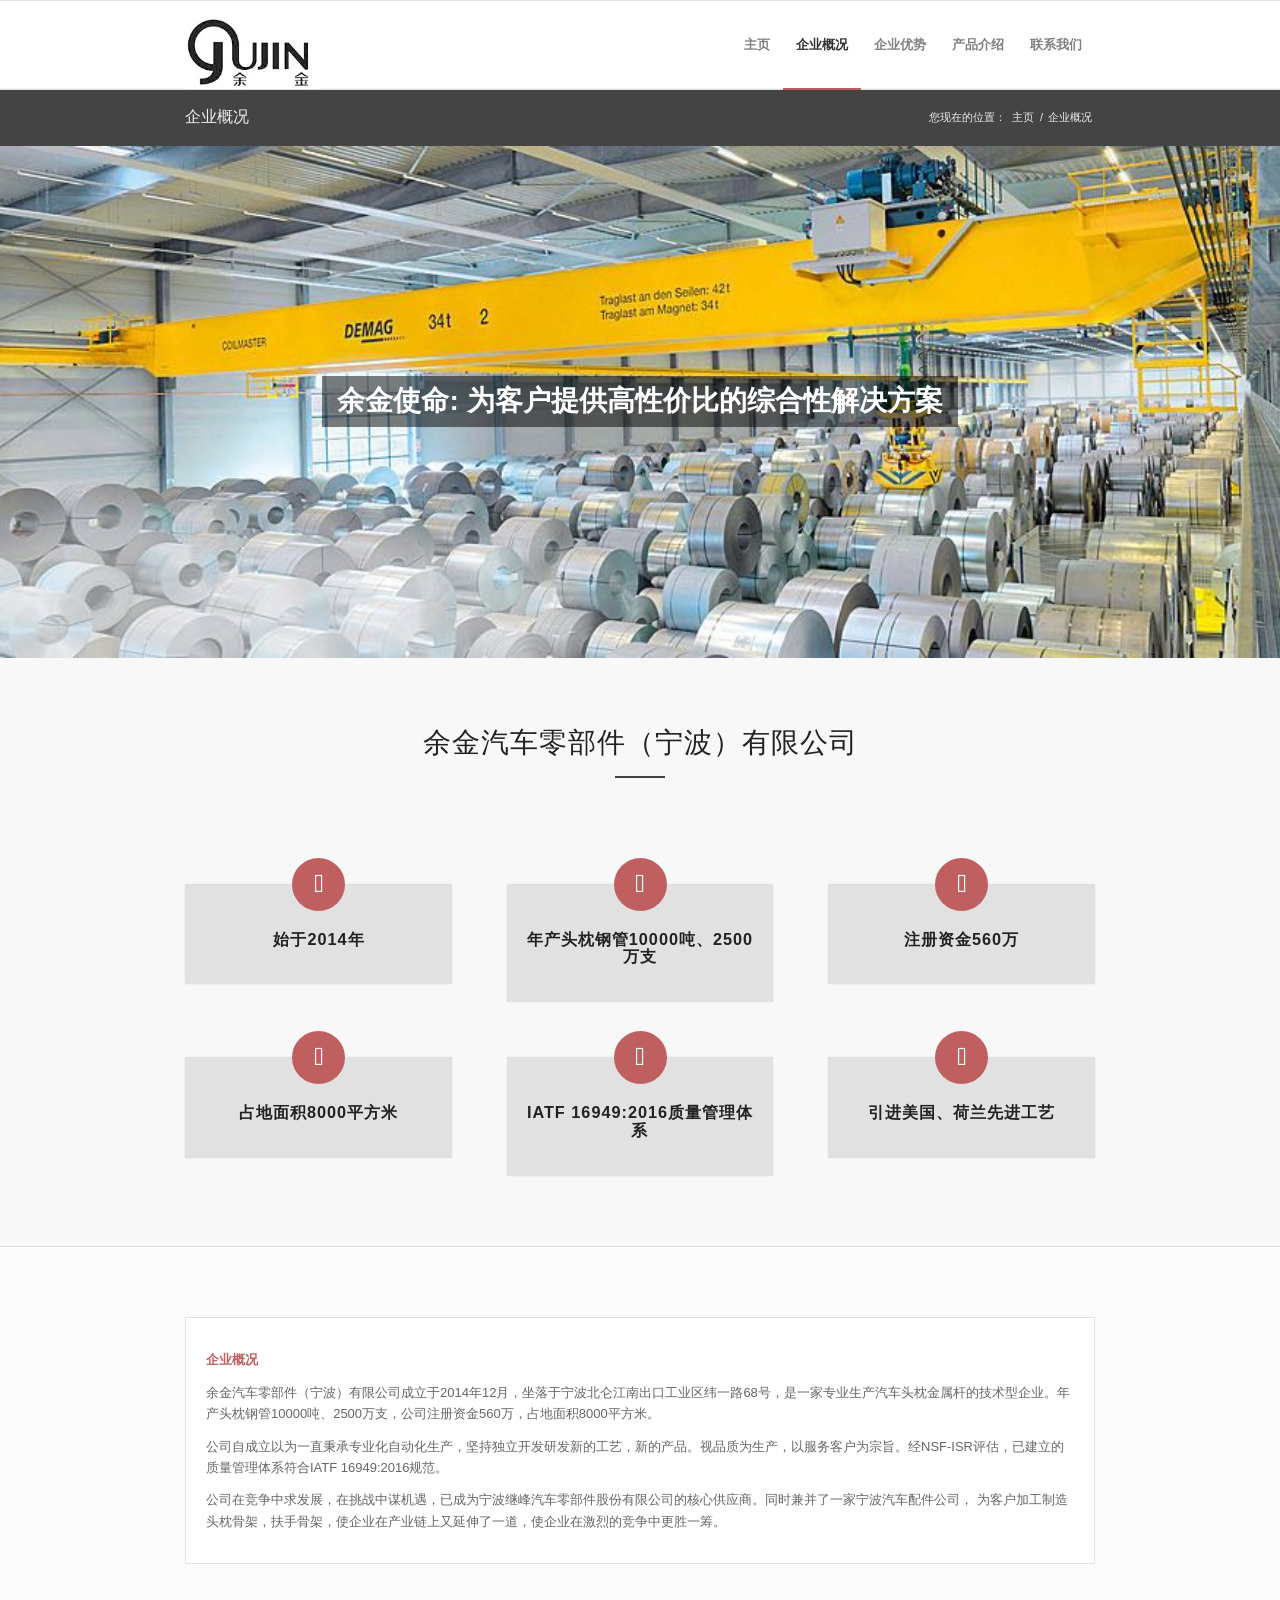
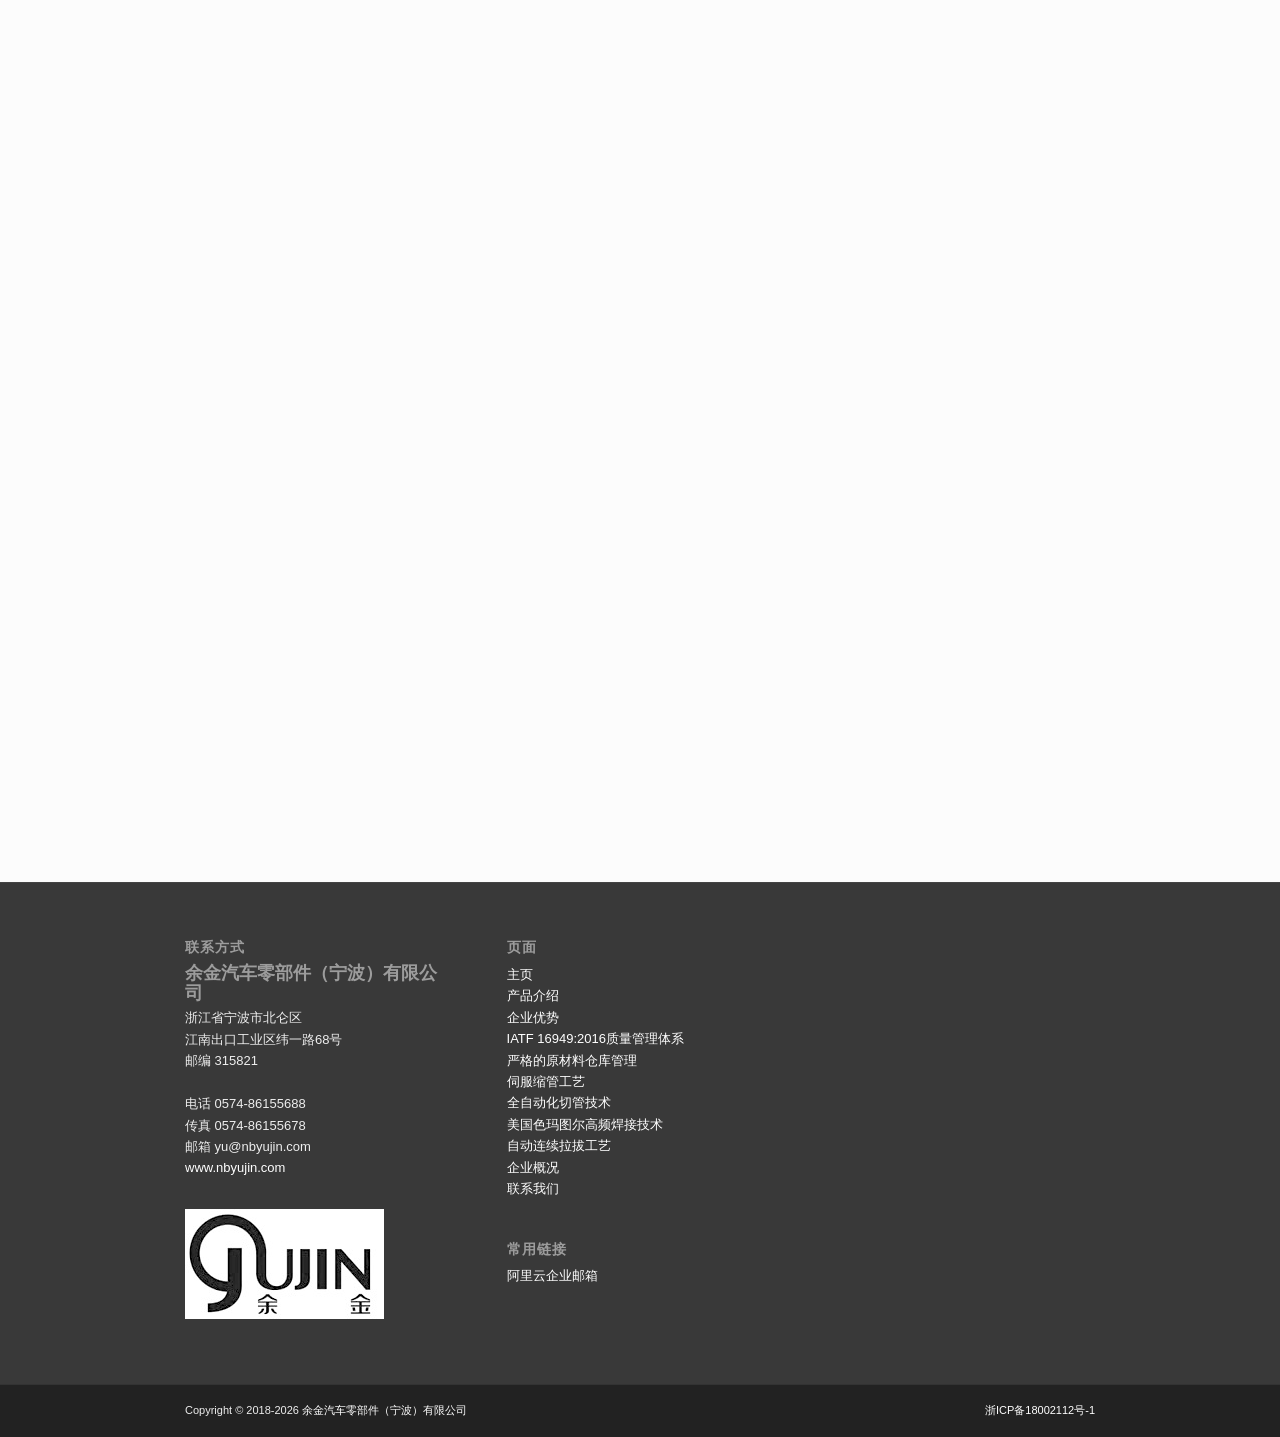
<file: nbyujin.com/about.html>
<!DOCTYPE html>
<html
  lang="zh-CN"
  class="html_stretched fixed_layout av-preloader-disabled av-default-lightbox html_header_top html_logo_left html_main_nav_header html_menu_right html_slim html_header_sticky html_header_shrinking html_mobile_menu_phone html_content_align_center html_header_unstick_top_disabled html_header_stretch_disabled html_elegant-blog html_av-overlay-side html_av-overlay-side-classic html_av-submenu-noclone html_entry_id_31 av-no-preview html_text_menu_active avia_desktop js_active avia_transform avia_transform3d avia_transform avia_transform3d avia-webkit avia-webkit-131 avia-chrome avia-chrome-131 avia-mac"
>
  <head>
    <meta http-equiv="Content-Type" content="text/html; charset=UTF-8" />

    <meta name="robots" content="index, follow" />

    <!-- mobile setting -->

    <!-- Scripts/CSS and wp_head hook -->
    <title>企业概况 – 余金汽车零部件（宁波）有限公司</title>
    <link rel="icon" type="image/jpeg" href="./statics/shared/logo-black.jpg">

    <!-- google webfont font replacement -->
    <link
      rel="stylesheet"
      id="avia-google-webfont"
      href="./statics/shared/css"
      type="text/css"
      media="all"
    />
    <link
      rel="stylesheet"
      id="avia-grid-css"
      href="./statics/shared/grid.css"
      type="text/css"
      media="all"
    />
    <link
      rel="stylesheet"
      id="avia-base-css"
      href="./statics/shared/base.css"
      type="text/css"
      media="all"
    />
    <link
      rel="stylesheet"
      id="avia-layout-css"
      href="./statics/shared/layout.css"
      type="text/css"
      media="all"
    />
    <link
      rel="stylesheet"
      id="avia-scs-css"
      href="./statics/shared/shortcodes.css"
      type="text/css"
      media="all"
    />
    <link
      rel="stylesheet"
      id="avia-popup-css-css"
      href="./statics/shared/magnific-popup.css"
      type="text/css"
      media="screen"
    />
    <link
      rel="stylesheet"
      id="avia-print-css"
      href="./statics/shared/print.css"
      type="text/css"
      media="print"
    />
    <link
      rel="stylesheet"
      id="avia-dynamic-css"
      href="./statics/shared/enfold.css"
      type="text/css"
      media="all"
    />
    <link
      rel="stylesheet"
      id="avia-custom-css"
      href="./statics/shared/custom.css"
      type="text/css"
      media="all"
    />
    <script type="text/javascript" src="./statics/shared/jquery.js"></script>
    <script
      type="text/javascript"
      src="./statics/shared/jquery-migrate.min.js"
    ></script>
    <script type="text/javascript" src="./statics/shared/avia-compat.js"></script>
    <link rel="stylesheet" href="./statics/shared/fontawesome-compat.css" type="text/css" media="all">
  </head>

  <body
    id="top"
    class="page-template-default page page-id-31 stretched open_sans"
    itemscope="itemscope"
    itemtype="https://schema.org/WebPage"
  >
    <div id="wrap_all">
      <header
        id="header"
        class="all_colors header_color light_bg_color av_header_top av_logo_left av_main_nav_header av_menu_right av_slim av_header_sticky av_header_shrinking av_header_stretch_disabled av_mobile_menu_phone av_header_unstick_top_disabled av_bottom_nav_disabled av_header_border_disabled"
        role="banner"
        itemscope="itemscope"
        itemtype="https://schema.org/WPHeader"
      >
        <div id="header_main" class="container_wrap container_wrap_logo">
          <div
            class="container av-logo-container"
            style="height: 88px; line-height: 88px"
          >
            <div class="inner-container">
              <span class="logo"
                ><a href="index.html" style="max-height: 88px"
                  ><img
                    height="100"
                    width="300"
                    src="./statics/shared/logo-black.jpg"
                    alt="余金汽车零部件（宁波）有限公司"
                    style="max-height: 88px" /></a
              ></span>
              <nav
                class="main_menu"
                data-selectname="Select a page"
                role="navigation"
                itemscope="itemscope"
                itemtype="https://schema.org/SiteNavigationElement"
              >
                <div class="avia-menu av-main-nav-wrap">
                  <ul id="avia-menu" class="menu av-main-nav">
                    <li
                      id="menu-item-251"
                      class="menu-item menu-item-type-post_type menu-item-object-page menu-item-home menu-item-top-level menu-item-top-level-1"
                    >
                      <a
                        href="index.html"
                        itemprop="url"
                        style="height: 88px; line-height: 88px"
                        ><span class="avia-bullet"></span
                        ><span class="avia-menu-text">主页</span
                        ><span class="avia-menu-fx"
                          ><span class="avia-arrow-wrap"
                            ><span class="avia-arrow"></span></span></span
                      ></a>
                    </li>
                    <li
                      id="menu-item-254"
                      class="menu-item menu-item-type-post_type menu-item-object-page page_item page-item-31 current_page_item menu-item-top-level menu-item-top-level-2 current-menu-item"
                    >
                      <a
                        href="about.html/#top"
                        itemprop="url"
                        style="height: 88px; line-height: 88px"
                        ><span class="avia-bullet"></span
                        ><span class="avia-menu-text">企业概况</span
                        ><span class="avia-menu-fx"
                          ><span class="avia-arrow-wrap"
                            ><span class="avia-arrow"></span></span></span
                      ></a>
                    </li>
                    <li
                      id="menu-item-256"
                      class="menu-item menu-item-type-post_type menu-item-object-page menu-item-has-children menu-item-top-level menu-item-top-level-3 dropdown_ul_available"
                    >
                      <a
                        href="advantages.html"
                        itemprop="url"
                        style="height: 88px; line-height: 88px"
                        ><span class="avia-bullet"></span
                        ><span class="avia-menu-text">企业优势</span
                        ><span class="avia-menu-fx"
                          ><span class="avia-arrow-wrap"
                            ><span class="avia-arrow"></span></span></span
                        ><span class="dropdown_available"></span
                      ></a>

                      <ul
                        class="sub-menu"
                        style="display: block; opacity: 0; visibility: hidden"
                      >
                        <li
                          id="menu-item-250"
                          class="menu-item menu-item-type-post_type menu-item-object-page"
                        >
                          <a href="advantages-yuanliao.html" itemprop="url"
                            ><span class="avia-bullet"></span
                            ><span class="avia-menu-text"
                              >严格的原材料仓库管理</span
                            ></a
                          >
                        </li>
                        <li
                          id="menu-item-257"
                          class="menu-item menu-item-type-post_type menu-item-object-page"
                        >
                          <a href="./advantages-hanjie.html" itemprop="url"
                            ><span class="avia-bullet"></span
                            ><span class="avia-menu-text"
                              >美国色玛图尔高频焊接技术</span
                            ></a
                          >
                        </li>
                        <li
                          id="menu-item-249"
                          class="menu-item menu-item-type-post_type menu-item-object-page"
                        >
                          <a href="./advantages-laba.html" itemprop="url"
                            ><span class="avia-bullet"></span
                            ><span class="avia-menu-text"
                              >自动连续拉拔工艺</span
                            ></a
                          >
                        </li>
                        <li
                          id="menu-item-260"
                          class="menu-item menu-item-type-post_type menu-item-object-page"
                        >
                          <a href="./advantages-qiege.html" itemprop="url"
                            ><span class="avia-bullet"></span
                            ><span class="avia-menu-text"
                              >全自动化切管技术</span
                            ></a
                          >
                        </li>
                        <li
                          id="menu-item-258"
                          class="menu-item menu-item-type-post_type menu-item-object-page"
                        >
                          <a href="./advantages-suoguan.html" itemprop="url"
                            ><span class="avia-bullet"></span
                            ><span class="avia-menu-text">伺服缩管工艺</span></a
                          >
                        </li>
                        <li
                          id="menu-item-259"
                          class="menu-item menu-item-type-post_type menu-item-object-page"
                        >
                          <a href="./advantages-qa.html" itemprop="url"
                            ><span class="avia-bullet"></span
                            ><span class="avia-menu-text"
                              >IATF 16949:2016质量管理体系</span
                            ></a
                          >
                        </li>
                      </ul>
                    </li>
                    <li
                      id="menu-item-279"
                      class="menu-item menu-item-type-post_type menu-item-object-page menu-item-top-level menu-item-top-level-4"
                    >
                      <a
                        href="product.html"
                        itemprop="url"
                        style="height: 88px; line-height: 88px"
                        ><span class="avia-bullet"></span
                        ><span class="avia-menu-text">产品介绍</span
                        ><span class="avia-menu-fx"
                          ><span class="avia-arrow-wrap"
                            ><span class="avia-arrow"></span></span></span
                      ></a>
                    </li>
                    <li
                      id="menu-item-252"
                      class="menu-item menu-item-type-post_type menu-item-object-page menu-item-top-level menu-item-top-level-5"
                    >
                      <a
                        href="contact.html"
                        itemprop="url"
                        style="height: 88px; line-height: 88px"
                        ><span class="avia-bullet"></span
                        ><span class="avia-menu-text">联系我们</span
                        ><span class="avia-menu-fx"
                          ><span class="avia-arrow-wrap"
                            ><span class="avia-arrow"></span></span></span
                      ></a>
                    </li>
                    <li class="av-burger-menu-main menu-item-avia-special">
                      <a
                        href="about.html/#"
                        style="height: 88px; line-height: 88px"
                      >
                        <span
                          class="av-hamburger av-hamburger--spin av-js-hamburger"
                        >
                          <span class="av-hamburger-box">
                            <span class="av-hamburger-inner"></span>
                            <strong>Menu</strong>
                          </span>
                        </span>
                      </a>
                    </li>
                  </ul>
                </div>
              </nav>
            </div>
          </div>
          <!-- end container_wrap-->
        </div>

        <div class="header_bg"></div>

        <!-- end header -->
      </header>

      <div id="main" class="all_colors" data-scroll-offset="88">
        <div
          class="stretch_full container_wrap alternate_color dark_bg_color title_container"
        >
          <div class="container">
            <h1 class="main-title entry-title">
              <a
                href="about.html/"
                rel="bookmark"
                title="Permanent Link: 企业概况"
                itemprop="headline"
                >企业概况</a
              >
            </h1>
            <div class="breadcrumb breadcrumbs avia-breadcrumbs">
              <div
                class="breadcrumb-trail"
                xmlns:v="https://rdf.data-vocabulary.org/#"
              >
                <span class="trail-before"
                  ><span class="breadcrumb-title">您现在的位置：</span></span
                >
                <a
                  href="index.html"
                  title="余金汽车零部件（宁波）有限公司"
                  rel="home"
                  class="trail-begin"
                  >主页</a
                >
                <span class="sep">/</span>
                <span class="trail-end">企业概况</span>
              </div>
            </div>
          </div>
        </div>
        <div
          id="full_slider_1"
          class="avia-fullwidth-slider main_color avia-shadow avia-builder-el-0 el_before_av_section avia-builder-el-first container_wrap fullsize"
        >
          <div
            data-size="featured_large"
            data-lightbox_size="large"
            data-animation="fade"
            data-ids="641"
            data-video_counter="0"
            data-autoplay="true"
            data-bg_slider="false"
            data-slide_height=""
            data-handle="av_slideshow_full"
            data-interval="5"
            data-class=" "
            data-css_id=""
            data-scroll_down=""
            data-control_layout="av-control-hidden"
            data-custom_markup=""
            data-perma_caption=""
            data-autoplay_stopper=""
            data-image_attachment=""
            data-min_height="0px"
            data-src=""
            data-position="top left"
            data-repeat="no-repeat"
            data-attach="scroll"
            data-stretch=""
            data-default-height="42"
            class="avia-slideshow avia-slideshow-1 av-control-hidden avia-slideshow-featured_large av_slideshow_full avia-fade-slider"
            itemscope="itemscope"
            itemtype="https://schema.org/ImageObject"
          >
            <ul class="avia-slideshow-inner" style="padding: 0px">
              <li
                class="av-single-slide slide-1 active-slide"
                style="
                  visibility: visible;
                  opacity: 1;
                  transition: none;
                  transform: translateZ(0px);
                "
              >
                <div data-rel="slideshow-1" class="avia-slide-wrap">
                  <div
                    class="caption_fullwidth av-slideshow-caption caption_center caption_center_framed caption_framed"
                  >
                    <div class="container caption_container">
                      <div class="slideshow_caption">
                        <div class="slideshow_inner_caption">
                          <div class="slideshow_align_caption">
                            <h2 class="avia-caption-title" itemprop="name">
                              余金使命: 为客户提供高性价比的综合性解决方案
                            </h2>
                          </div>
                        </div>
                      </div>
                    </div>
                  </div>
                  <img
                    src="./statics/about/about_us.jpg"
                    width="875"
                    height="350"
                    title="about_us"
                    alt=""
                    itemprop="thumbnailUrl"
                    style="left: 0px"
                  />
                </div>
              </li>
            </ul>
          </div>
        </div>
        <div
          id="av_section_1"
          class="avia-section main_color avia-section-large avia-no-border-styling avia-bg-style-scroll avia-builder-el-1 el_after_av_slideshow_full el_before_av_section container_wrap fullsize"
        >
          <div class="container">
            <div class="template-page content av-content-full alpha units">
              <div class="post-entry post-entry-type-page post-entry-31">
                <div class="entry-content-wrapper clearfix">
                  <div
                    style="padding-bottom: 0px"
                    class="av-special-heading av-special-heading-h2 blockquote modern-quote modern-centered avia-builder-el-2 el_before_av_hr avia-builder-el-first"
                  >
                    <h2 class="av-special-heading-tag" itemprop="headline">
                      余金汽车零部件（宁波）有限公司
                    </h2>
                    <div class="special-heading-border">
                      <div class="special-heading-inner-border"></div>
                    </div>
                  </div>
                  <div
                    style="margin-top: 5px; margin-bottom: 75px"
                    class="hr hr-custom hr-center hr-icon-no avia-builder-el-3 el_after_av_heading el_before_av_one_third"
                  >
                    <span
                      class="hr-inner inner-border-av-border-fat"
                      style="width: 50px; border-color: #3478aa"
                      ><span class="hr-inner-style"></span
                    ></span>
                  </div>
                  <div
                    class="flex_column av_one_third av-animated-generic bottom-to-top flex_column_div av-zero-column-padding first avia-builder-el-4 el_after_av_hr el_before_av_one_third"
                    style="border-radius: 0px"
                  >
                    <article
                      class="iconbox iconbox_top main_color avia-builder-el-5 avia-builder-el-no-sibling"
                      itemscope="itemscope"
                      itemtype="https://schema.org/CreativeWork"
                    >
                      <div class="iconbox_content">
                        <header class="entry-content-header">
                          <div
                            class="iconbox_icon heading-color"
                            aria-hidden="true"
                            data-av_icon=""
                            data-av_iconfont="entypo-fontello"
                          ></div>
                          <h3 class="iconbox_content_title" itemprop="headline">
                            始于2014年
                          </h3>
                        </header>
                        <div
                          class="iconbox_content_container"
                          itemprop="text"
                        ></div>
                      </div>
                      <footer class="entry-footer"></footer>
                    </article>
                  </div>
                  <div
                    class="flex_column av_one_third av-animated-generic bottom-to-top flex_column_div av-zero-column-padding avia-builder-el-6 el_after_av_one_third el_before_av_one_third"
                    style="border-radius: 0px"
                  >
                    <article
                      class="iconbox iconbox_top main_color avia-builder-el-7 avia-builder-el-no-sibling"
                      itemscope="itemscope"
                      itemtype="https://schema.org/CreativeWork"
                    >
                      <div class="iconbox_content">
                        <header class="entry-content-header">
                          <div
                            class="iconbox_icon heading-color"
                            aria-hidden="true"
                            data-av_icon=""
                            data-av_iconfont="entypo-fontello"
                          ></div>
                          <h3 class="iconbox_content_title" itemprop="headline">
                            年产头枕钢管10000吨、2500万支
                          </h3>
                        </header>
                        <div
                          class="iconbox_content_container"
                          itemprop="text"
                        ></div>
                      </div>
                      <footer class="entry-footer"></footer>
                    </article>
                  </div>
                  <div
                    class="flex_column av_one_third av-animated-generic bottom-to-top flex_column_div av-zero-column-padding avia-builder-el-8 el_after_av_one_third el_before_av_hr"
                    style="border-radius: 0px"
                  >
                    <article
                      class="iconbox iconbox_top main_color avia-builder-el-9 avia-builder-el-no-sibling"
                      itemscope="itemscope"
                      itemtype="https://schema.org/CreativeWork"
                    >
                      <div class="iconbox_content">
                        <header class="entry-content-header">
                          <div
                            class="iconbox_icon heading-color"
                            aria-hidden="true"
                            data-av_icon=""
                            data-av_iconfont="entypo-fontello"
                          ></div>
                          <h3 class="iconbox_content_title" itemprop="headline">
                            注册资金560万
                          </h3>
                        </header>
                        <div
                          class="iconbox_content_container"
                          itemprop="text"
                        ></div>
                      </div>
                      <footer class="entry-footer"></footer>
                    </article>
                  </div>
                  <div
                    style="margin-top: 5px; margin-bottom: 5px"
                    class="hr hr-custom hr-center hr-icon-no avia-builder-el-10 el_after_av_one_third el_before_av_one_third"
                  >
                    <span
                      class="hr-inner inner-border-av-border-none"
                      style="width: 0px; border-color: #ffffff"
                      ><span class="hr-inner-style"></span
                    ></span>
                  </div>
                  <div
                    class="flex_column av_one_third av-animated-generic bottom-to-top flex_column_div av-zero-column-padding first avia-builder-el-11 el_after_av_hr el_before_av_one_third"
                    style="
                      margin-top: 0px;
                      margin-bottom: 0px;
                      border-radius: 0px;
                    "
                  >
                    <article
                      class="iconbox iconbox_top main_color avia-builder-el-12 avia-builder-el-no-sibling"
                      itemscope="itemscope"
                      itemtype="https://schema.org/CreativeWork"
                    >
                      <div class="iconbox_content">
                        <header class="entry-content-header">
                          <div
                            class="iconbox_icon heading-color"
                            aria-hidden="true"
                            data-av_icon=""
                            data-av_iconfont="entypo-fontello"
                          ></div>
                          <h3 class="iconbox_content_title" itemprop="headline">
                            占地面积8000平方米
                          </h3>
                        </header>
                        <div
                          class="iconbox_content_container"
                          itemprop="text"
                        ></div>
                      </div>
                      <footer class="entry-footer"></footer>
                    </article>
                  </div>
                  <div
                    class="flex_column av_one_third av-animated-generic bottom-to-top flex_column_div av-zero-column-padding avia-builder-el-13 el_after_av_one_third el_before_av_one_third"
                    style="
                      margin-top: 0px;
                      margin-bottom: 0px;
                      border-radius: 0px;
                    "
                  >
                    <article
                      class="iconbox iconbox_top main_color avia-builder-el-14 avia-builder-el-no-sibling"
                      itemscope="itemscope"
                      itemtype="https://schema.org/CreativeWork"
                    >
                      <div class="iconbox_content">
                        <header class="entry-content-header">
                          <div
                            class="iconbox_icon heading-color"
                            aria-hidden="true"
                            data-av_icon=""
                            data-av_iconfont="entypo-fontello"
                          ></div>
                          <h3 class="iconbox_content_title" itemprop="headline">
                            IATF 16949:2016质量管理体系
                          </h3>
                        </header>
                        <div
                          class="iconbox_content_container"
                          itemprop="text"
                        ></div>
                      </div>
                      <footer class="entry-footer"></footer>
                    </article>
                  </div>
                  <div
                    class="flex_column av_one_third av-animated-generic bottom-to-top flex_column_div av-zero-column-padding avia-builder-el-15 el_after_av_one_third avia-builder-el-last"
                    style="
                      margin-top: 0px;
                      margin-bottom: 0px;
                      border-radius: 0px;
                    "
                  >
                    <article
                      class="iconbox iconbox_top main_color avia-builder-el-16 avia-builder-el-no-sibling"
                      itemscope="itemscope"
                      itemtype="https://schema.org/CreativeWork"
                    >
                      <div class="iconbox_content">
                        <header class="entry-content-header">
                          <div
                            class="iconbox_icon heading-color"
                            aria-hidden="true"
                            data-av_icon=""
                            data-av_iconfont="entypo-fontello"
                          ></div>
                          <h3 class="iconbox_content_title" itemprop="headline">
                            引进美国、荷兰先进工艺
                          </h3>
                        </header>
                        <div
                          class="iconbox_content_container"
                          itemprop="text"
                        ></div>
                      </div>
                      <footer class="entry-footer"></footer>
                    </article>
                  </div>
                </div>
              </div>
            </div>
            <!-- close content main div -->
          </div>
        </div>
        <div
          id="av_section_2"
          class="avia-section main_color avia-section-large avia-no-shadow avia-bg-style-scroll avia-builder-el-17 el_after_av_section avia-builder-el-last container_wrap fullsize"
          style="background-color: #fcfcfc"
        >
          <div class="container">
            <div class="template-page content av-content-full alpha units">
              <div class="post-entry post-entry-type-page post-entry-31">
                <div class="entry-content-wrapper clearfix">
                  <div
                    class="flex_column av_one_full av-animated-generic bottom-to-top flex_column_div first avia-builder-el-18 el_before_av_one_full avia-builder-el-first"
                    style="
                      border-width: 1px;
                      border-color: #e1e1e1;
                      border-style: solid;
                      padding: 20px;
                      background-color: #ffffff;
                      border-radius: 0px;
                    "
                  >
                    <section
                      class="av_textblock_section"
                      itemscope="itemscope"
                      itemtype="https://schema.org/CreativeWork"
                    >
                      <div class="avia_textblock" itemprop="text">
                        <p><strong>企业概况</strong></p>
                        <p>
                          余金汽车零部件（宁波）有限公司成立于2014年12月，坐落于宁波北仑江南出口工业区纬一路68号，是一家专业生产汽车头枕金属杆的技术型企业。年产头枕钢管10000吨、2500万支，公司注册资金560万，占地面积8000平方米。
                        </p>
                        <p>
                          公司自成立以为一直秉承专业化自动化生产，坚持独立开发研发新的工艺，新的产品。视品质为生产，以服务客户为宗旨。经NSF-ISR评估，已建立的质量管理体系符合IATF
                          16949:2016规范。
                        </p>
                        <p>
                          公司在竞争中求发展，在挑战中谋机遇，已成为宁波继峰汽车零部件股份有限公司的核心供应商。同时兼并了一家宁波汽车配件公司，
                          为客户加工制造头枕骨架，扶手骨架，使企业在产业链上又延伸了一道，使企业在激烈的竞争中更胜一筹。
                        </p>
                      </div>
                    </section>
                  </div>
                  <div
                    class="flex_column av_one_full av-animated-generic bottom-to-top flex_column_div first avia-builder-el-20 el_after_av_one_full avia-builder-el-last column-top-margin"
                    style="
                      border-width: 1px;
                      border-color: #e1e1e1;
                      border-style: solid;
                      padding: 20px;
                      background-color: #ffffff;
                      border-radius: 0px;
                    "
                  >
                    <section
                      class="av_textblock_section"
                      itemscope="itemscope"
                      itemtype="https://schema.org/CreativeWork"
                    >
                      <div class="avia_textblock" itemprop="text">
                        <p>
                          为保证产品质量，严格遵循操作流程，从原材料仓库开始到最后的成品仓库，一共经过焊接、拉拔、切割、缩管等六大工序。
                        </p>
                        <p><strong>一、原材料仓库管理</strong></p>
                        <p>
                          原材料的好坏是生产合格钢管的基本保证。公司对入库前的钢带进行严格把控，严格执行IATF
                          16949:2016规范。不接受不良品、残次品流入仓库，确保产品的质量。每件原材料入库前需提供公司合同，提供供应商对产品的相关信息，核对材料质保书、材料牌号、材料炉号、开屏后的尺寸、壁厚、数量与合同是否一致。经公司质量部检验确认方能接收入库。公司安排专人合理安排生产所需要库存量，严格执行生产计划工艺所要求的物料以确保材料的准确性。在原材料仓库挂有目视化管理看板，严格执行先进先出原则。每一件货物进库出库，摆放的库号都在目视化管理看板上体现。
                        </p>
                        <p><strong>二、焊接工艺</strong></p>
                        <p>
                          焊接是头枕钢管的一个重要环节，从原材料仓库xx管径所需的工艺尺寸塔跳。为保证焊机的连续性平衡性，公司将采用护套上料机构对带料进行拼接打磨。在焊接处做好红色标识。将带料输入高频焊机设备进行焊接。采用美国色玛图尔高频焊接技术，具有自动给火系统，最大输出功率为200KW，焊接速度快，可达到70m/min，焊接热影响区小，采用两次刮刀，确保了焊缝线的平整光滑度、从而获得了焊管的综合质量。为保证焊接质量，操作人员对焊接后的钢管进行随机抽样，在现场进行砸点试验，目测内焊缝的高低。
                        </p>
                        <p><strong>三、拉拔工艺</strong></p>
                        <p>
                          本公司采取的自动连续拉拔工艺集拉拨、矫直、锯切的自动一体化生产线，有效地弥补了传统单支拉拔工艺的打头、所造成的废料多，容易造成划伤、碰伤和矫直时所产生的螺纹圈，该设备具有拉拔的连续性、生产效率高、定尺准确、坯管储存和流转性好的优点。
                        </p>
                        <p><strong>四、自动切割工艺</strong></p>
                        <p>
                          采用全自动化切管技术，它具有自动给料、伺服进刀、自动切割、机械手下料功能，具有生产效率高，定尺精度准确的优点。并对切割后的管子进行冲洗，挑出在焊接前所做的红色标记接头管，放入废品专用箱进行销毁。
                        </p>
                        <p><strong>五、缩管工艺</strong></p>
                        <p>
                          具有生产效率高、工艺简单、易于操作、质量稳定等优点。利用伺服技术将支杆步进设定的专用模具冷缩成型，从而有效避免了缩口台阶、保证了支杆直线度。
                        </p>
                        <p><strong>六、成品检验</strong></p>
                        <p>
                          为保证缩管后有缺陷的钢管不流入客户，对钢管进行全检，对不合格的钢管用红笔涂上颜色进行回炉或者销毁，确保了钢管的良品率。检验好的成品送入成品仓库管理，等待出货。公司严格执行IATF
                          16949:2016质量管理体系规范，不接受不良品、残次品流入仓库。确保产品的质量，保证客户所需的订单计划。合理安排公司应急库存计划，严格执行先进先出原则。
                        </p>
                        <p><strong>实验室</strong></p>
                        <p>
                          为确保产品质量，公司专设了实验室。对现场和成品仓库进行物理性能测试，采购了微机控电子万能试验机、弯管机等仪器对成品钢管的扛拉、压扁、扩孔、弯管等数据进行检测。确保每个数值都能达到或者优于标准数值。
                        </p>
                      </div>
                    </section>
                  </div>
                  <p></p>
                </div>
              </div>
            </div>
            <!-- close content main div -->
            <!-- section close by builder template -->
          </div>
          <!--end builder template-->
        </div>
        <!-- close default .container_wrap element -->
        <div class="container_wrap footer_color" id="footer">
          <div class="container">
            <div class="flex_column av_one_third first el_before_av_one_third">
              <section
                id="custom_html-2"
                class="widget_text widget clearfix widget_custom_html"
              >
                <h3 class="widgettitle">联系方式</h3>
                <div class="textwidget custom-html-widget">
                  <h4>余金汽车零部件（宁波）有限公司</h4>
                  浙江省宁波市北仑区<br />
                  江南出口工业区纬一路68号<br />
                  邮编 315821<br /><br />
                  电话 0574-86155688<br />
                  传真 0574-86155678<br />
                  邮箱 yu@nbyujin.com<br />
                  <a href="./index.html">www.nbyujin.com</a>
                </div>
                <span class="seperator extralight-border"></span>
              </section>
              <section
                id="media_image-2"
                class="widget clearfix widget_media_image"
              >
                <img
                  width="199"
                  height="110"
                  src="./statics/shared/logo-black.jpg"
                  class="image wp-image-640 attachment-full size-full"
                  alt=""
                  style="max-width: 100%; height: auto"
                /><span class="seperator extralight-border"></span>
              </section>
            </div>
            <div
              class="flex_column av_one_third el_after_av_one_third el_before_av_one_third"
            >
              <section id="pages-2" class="widget clearfix widget_pages">
                <h3 class="widgettitle">页面</h3>
                <ul>
                  <li class="page_item page-item-19">
                    <a href="index.html">主页</a>
                  </li>
                  <li class="page_item page-item-272">
                    <a href="product.html">产品介绍</a>
                  </li>
                  <li class="page_item page-item-25 page_item_has_children">
                    <a href="advantages.html">企业优势</a>
                    <ul class="children">
                      <li class="page_item page-item-140">
                        <a href="./advantages-qa.html"
                          >IATF 16949:2016质量管理体系</a
                        >
                      </li>
                      <li class="page_item page-item-113">
                        <a href="advantages-yuanliao.html"
                          >严格的原材料仓库管理</a
                        >
                      </li>
                      <li class="page_item page-item-142">
                        <a href="./advantages-suoguan.html">伺服缩管工艺</a>
                      </li>
                      <li class="page_item page-item-138">
                        <a href="./advantages-qiege.html">全自动化切管技术</a>
                      </li>
                      <li class="page_item page-item-144">
                        <a href="./advantages-hanjie.html"
                          >美国色玛图尔高频焊接技术</a
                        >
                      </li>
                      <li class="page_item page-item-135">
                        <a href="./advantages-laba.html">自动连续拉拔工艺</a>
                      </li>
                    </ul>
                  </li>
                  <li class="page_item page-item-31 current_page_item">
                    <a href="about.html/" aria-current="page">企业概况</a>
                  </li>
                  <li class="page_item page-item-23">
                    <a href="contact.html">联系我们</a>
                  </li>
                </ul>
                <span class="seperator extralight-border"></span>
              </section>
              <section
                id="custom_html-3"
                class="widget_text widget clearfix widget_custom_html"
              >
                <h3 class="widgettitle">常用链接</h3>
                <div class="textwidget custom-html-widget">
                  <ul>
                    <li>
                      <a
                        href="https://qiye.aliyun.com/?lang=zh_CN"
                        target="_blank"
                        >阿里云企业邮箱</a
                      >
                    </li>
                  </ul>
                </div>
                <span class="seperator extralight-border"></span>
              </section>
            </div>
            <div
              class="flex_column av_one_third el_after_av_one_third el_before_av_one_third"
            >
            </div>
          </div>

          <!-- ####### END FOOTER CONTAINER ####### -->
        </div>

        <footer
          class="container_wrap socket_color"
          id="socket"
          role="contentinfo"
          itemscope="itemscope"
          itemtype="https://schema.org/WPFooter"
        >
          <div class="container">
            <span class="copyright">
              Copyright © 2018-<span class="copyright-end-year">2025</span>
              <a href="index.html">余金汽车零部件（宁波）有限公司</a></span
            ><a
              href="https://beian.miit.gov.cn/"
              rel="external nofollow"
              target="_blank"
              ><span class="copyright" style="float: right"
                >浙ICP备18002112号-1</span
              ></a
            >
          </div>

          <!-- ####### END SOCKET CONTAINER ####### -->
        </footer>

        <!-- end main -->
      </div>

      <!-- end wrap_all -->
    </div>

    <script type="text/javascript">
      /* <![CDATA[ */
      var avia_framework_globals = avia_framework_globals || {};
      avia_framework_globals.ajaxurl = "";
      /* ]]> */
    </script>

    <script type="text/javascript" src="./statics/shared/avia.js"></script>
    <script type="text/javascript" src="./statics/shared/shortcodes.js"></script>
    <script
      type="text/javascript"
      src="./statics/shared/jquery.magnific-popup.min.js"
    ></script>
    <a
      href="about.html/#top"
      title="Scroll to top"
      id="scroll-top-link"
      aria-hidden="true"
      data-av_icon=""
      data-av_iconfont="entypo-fontello"
      ><span class="avia_hidden_link_text">Scroll to top</span></a
    >

    <div id="fb-root"></div>
  <script>document.querySelectorAll(".copyright-end-year").forEach(e=>e.textContent=new Date().getFullYear());</script></body>
</html>
</file>
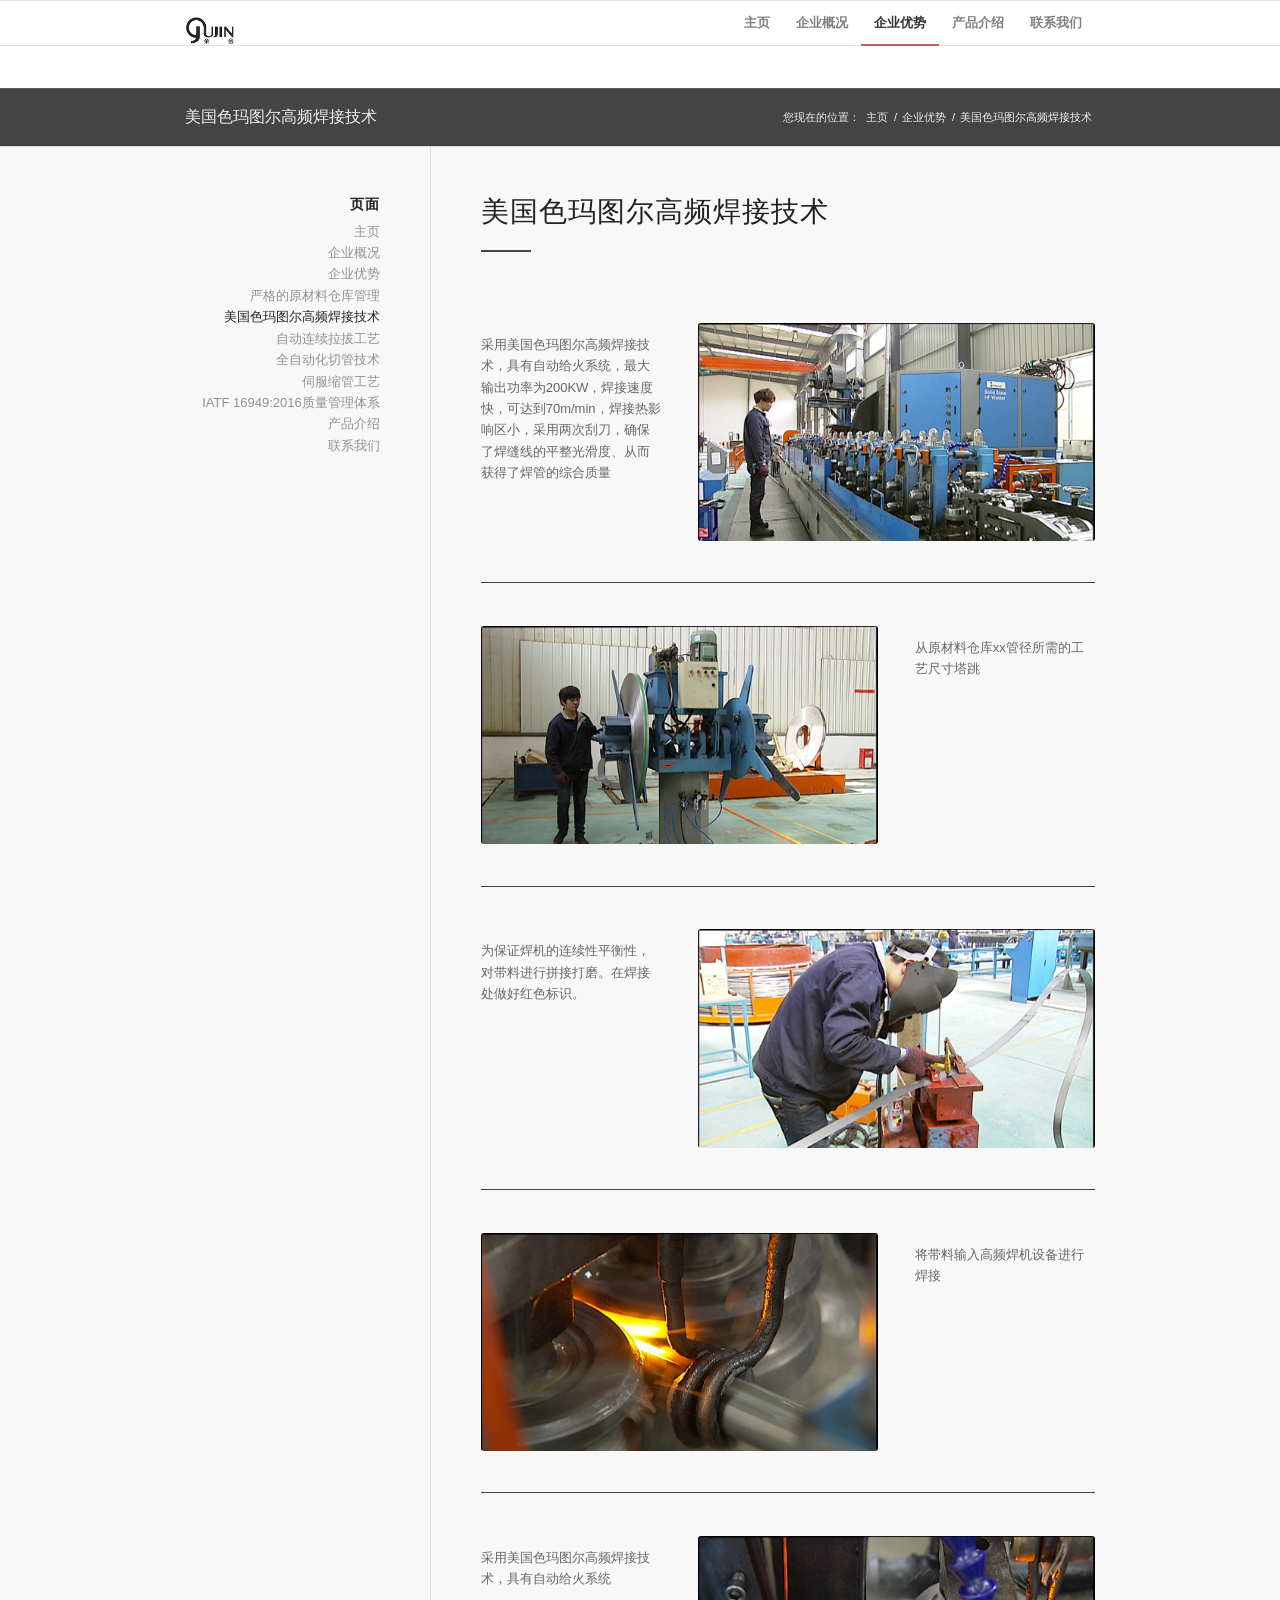
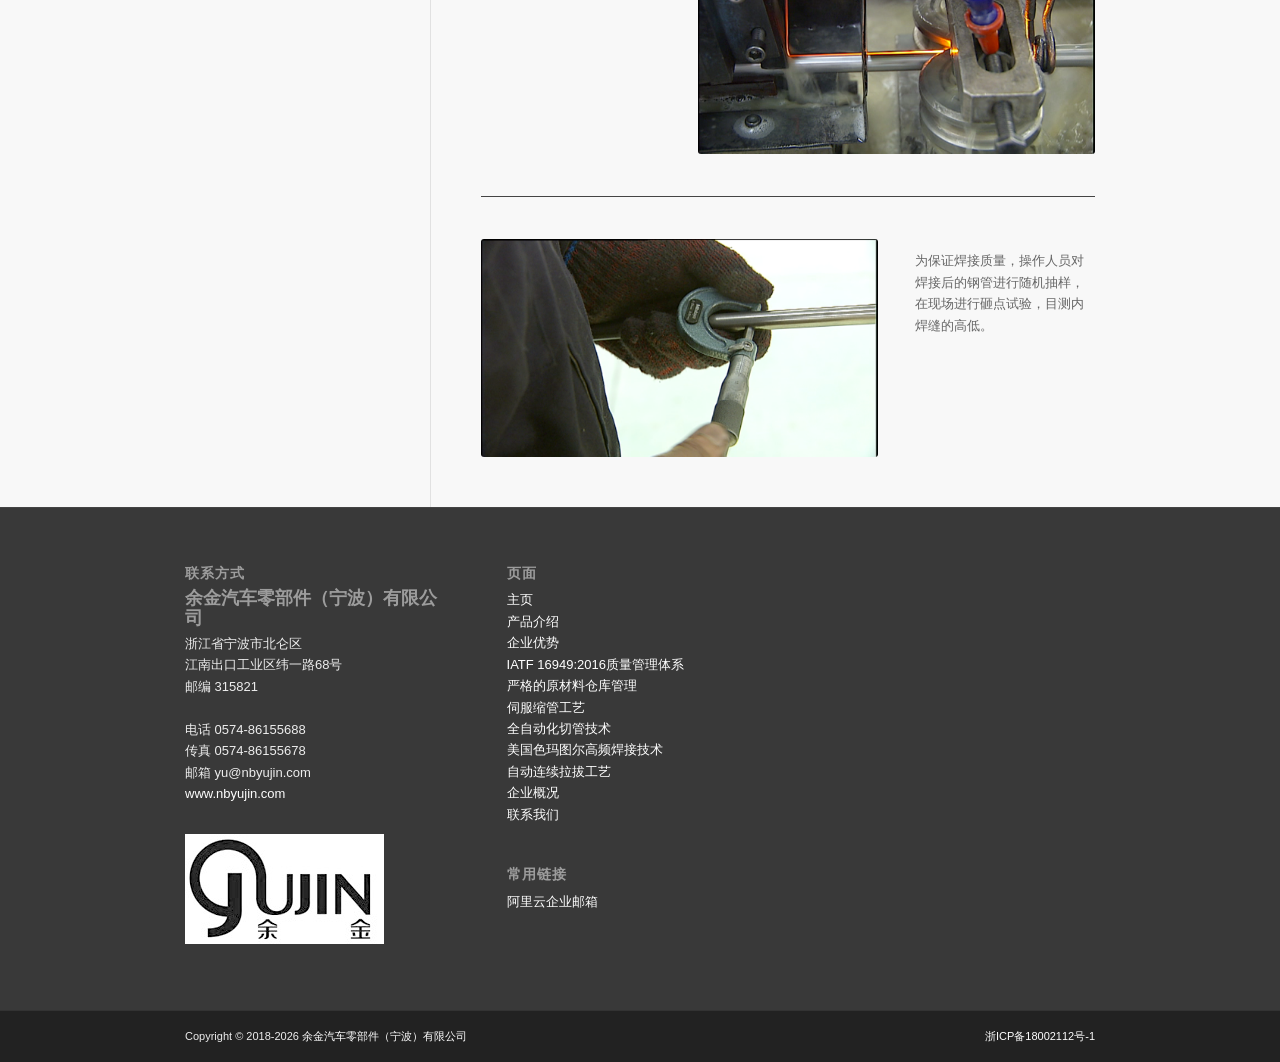
<file: nbyujin.com/advantages-hanjie.html>
<!DOCTYPE html>
<html lang="zh-CN" class="html_stretched fixed_layout av-preloader-disabled av-default-lightbox  html_header_top html_logo_left html_main_nav_header html_menu_right html_slim html_header_sticky html_header_shrinking html_mobile_menu_phone html_content_align_center html_header_unstick_top_disabled html_header_stretch_disabled html_elegant-blog html_av-overlay-side html_av-overlay-side-classic html_av-submenu-noclone html_entry_id_144 av-no-preview html_text_menu_active  avia_desktop  js_active  avia_transform  avia_transform3d  avia_transform  avia_transform3d  avia-webkit avia-webkit-131 avia-chrome avia-chrome-131 avia-mac"><head><meta http-equiv="Content-Type" content="text/html; charset=UTF-8">

<meta name="robots" content="index, follow">


<!-- mobile setting -->


<!-- Scripts/CSS and wp_head hook -->
<title>美国色玛图尔高频焊接技术 – 余金汽车零部件（宁波）有限公司</title>
    <link rel="icon" type="image/jpeg" href="./statics/shared/logo-black.jpg">

<!-- google webfont font replacement -->
<link rel="stylesheet" id="avia-google-webfont" href="./statics/shared/css" type="text/css" media="all">
<link rel="stylesheet" id="avia-grid-css" href="./statics/shared/grid.css" type="text/css" media="all">
<link rel="stylesheet" id="avia-base-css" href="./statics/shared/base.css" type="text/css" media="all">
<link rel="stylesheet" id="avia-layout-css" href="./statics/shared/layout.css" type="text/css" media="all">
<link rel="stylesheet" id="avia-scs-css" href="./statics/shared/shortcodes.css" type="text/css" media="all">
<link rel="stylesheet" id="avia-popup-css-css" href="./statics/shared/magnific-popup.css" type="text/css" media="screen">
<link rel="stylesheet" id="avia-print-css" href="./statics/shared/print.css" type="text/css" media="print">
<link rel="stylesheet" id="avia-dynamic-css" href="./statics/shared/enfold.css" type="text/css" media="all">
<link rel="stylesheet" id="avia-custom-css" href="./statics/shared/custom.css" type="text/css" media="all">
<script type="text/javascript" src="./statics/shared/jquery.js"></script>
<script type="text/javascript" src="./statics/shared/jquery-migrate.min.js"></script>
    <script type="text/javascript" src="./statics/shared/avia-compat.js"></script>
<link rel="stylesheet" href="./statics/shared/fontawesome-compat.css" type="text/css" media="all">
  </head>




<body id="top" class="page-template-default page page-id-144 page-child parent-pageid-25 stretched open_sans " itemscope="itemscope" itemtype="https://schema.org/WebPage">

	
	<div id="wrap_all">

	
<header id="header" class="all_colors header_color light_bg_color av_header_top av_logo_left av_main_nav_header av_menu_right av_slim av_header_sticky av_header_shrinking av_header_stretch_disabled av_mobile_menu_phone av_header_unstick_top_disabled av_bottom_nav_disabled av_header_border_disabled header-scrolled header-scrolled-full" role="banner" itemscope="itemscope" itemtype="https://schema.org/WPHeader">

		<div id="header_main" class="container_wrap container_wrap_logo">
	
        <div class="container av-logo-container" style="height: 44px; line-height: 44px;"><div class="inner-container"><span class="logo"><a href="./index.html" style="max-height: 44px;"><img height="100" width="300" src="./statics/shared/logo-black.jpg" alt="余金汽车零部件（宁波）有限公司" style="max-height: 44px;"></a></span><nav class="main_menu" data-selectname="Select a page" role="navigation" itemscope="itemscope" itemtype="https://schema.org/SiteNavigationElement"><div class="avia-menu av-main-nav-wrap"><ul id="avia-menu" class="menu av-main-nav"><li id="menu-item-251" class="menu-item menu-item-type-post_type menu-item-object-page menu-item-home menu-item-top-level menu-item-top-level-1"><a href="./index.html" itemprop="url" style="height: 44px; line-height: 44px;"><span class="avia-bullet"></span><span class="avia-menu-text">主页</span><span class="avia-menu-fx"><span class="avia-arrow-wrap"><span class="avia-arrow"></span></span></span></a></li>
<li id="menu-item-254" class="menu-item menu-item-type-post_type menu-item-object-page menu-item-top-level menu-item-top-level-2"><a href="./about.html" itemprop="url" style="height: 44px; line-height: 44px;"><span class="avia-bullet"></span><span class="avia-menu-text">企业概况</span><span class="avia-menu-fx"><span class="avia-arrow-wrap"><span class="avia-arrow"></span></span></span></a></li>
<li id="menu-item-256" class="menu-item menu-item-type-post_type menu-item-object-page current-page-ancestor current-menu-ancestor current-menu-parent current-page-parent current_page_parent current_page_ancestor menu-item-has-children menu-item-top-level menu-item-top-level-3 active-parent-item dropdown_ul_available current-menu-item"><a href="./advantages.html" itemprop="url" style="height: 44px; line-height: 44px;"><span class="avia-bullet"></span><span class="avia-menu-text">企业优势</span><span class="avia-menu-fx"><span class="avia-arrow-wrap"><span class="avia-arrow"></span></span></span><span class="dropdown_available"></span></a>


<ul class="sub-menu" style="display: block; opacity: 0; visibility: hidden;">
	<li id="menu-item-250" class="menu-item menu-item-type-post_type menu-item-object-page"><a href="./advantages-yuanliao.html" itemprop="url"><span class="avia-bullet"></span><span class="avia-menu-text">严格的原材料仓库管理</span></a></li>
	<li id="menu-item-257" class="menu-item menu-item-type-post_type menu-item-object-page page_item page-item-144 current_page_item current-menu-item"><a href="./advantages-hanjie.html#top" itemprop="url"><span class="avia-bullet"></span><span class="avia-menu-text">美国色玛图尔高频焊接技术</span></a></li>
	<li id="menu-item-249" class="menu-item menu-item-type-post_type menu-item-object-page"><a href="./advantages-laba.html" itemprop="url"><span class="avia-bullet"></span><span class="avia-menu-text">自动连续拉拔工艺</span></a></li>
	<li id="menu-item-260" class="menu-item menu-item-type-post_type menu-item-object-page"><a href="./advantages-qiege.html" itemprop="url"><span class="avia-bullet"></span><span class="avia-menu-text">全自动化切管技术</span></a></li>
	<li id="menu-item-258" class="menu-item menu-item-type-post_type menu-item-object-page"><a href="./advantages-suoguan.html" itemprop="url"><span class="avia-bullet"></span><span class="avia-menu-text">伺服缩管工艺</span></a></li>
	<li id="menu-item-259" class="menu-item menu-item-type-post_type menu-item-object-page"><a href="./advantages-qa.html" itemprop="url"><span class="avia-bullet"></span><span class="avia-menu-text">IATF 16949:2016质量管理体系</span></a></li>
</ul>
</li>
<li id="menu-item-279" class="menu-item menu-item-type-post_type menu-item-object-page menu-item-top-level menu-item-top-level-4"><a href="./product.html" itemprop="url" style="height: 44px; line-height: 44px;"><span class="avia-bullet"></span><span class="avia-menu-text">产品介绍</span><span class="avia-menu-fx"><span class="avia-arrow-wrap"><span class="avia-arrow"></span></span></span></a></li>
<li id="menu-item-252" class="menu-item menu-item-type-post_type menu-item-object-page menu-item-top-level menu-item-top-level-5"><a href="./contact.html" itemprop="url" style="height: 44px; line-height: 44px;"><span class="avia-bullet"></span><span class="avia-menu-text">联系我们</span><span class="avia-menu-fx"><span class="avia-arrow-wrap"><span class="avia-arrow"></span></span></span></a></li><li class="av-burger-menu-main menu-item-avia-special ">
	        			<a href="./advantages-hanjie.html#" style="height: 44px; line-height: 44px;">
							<span class="av-hamburger av-hamburger--spin av-js-hamburger">
					        <span class="av-hamburger-box">
						          <span class="av-hamburger-inner"></span>
						          <strong>Menu</strong>
					        </span>
							</span>
						</a>
	        		   </li></ul></div></nav></div> </div> 
		<!-- end container_wrap-->
		</div>
		
		<div class="header_bg"></div>

<!-- end header -->
</header>
		
	<div id="main" class="all_colors" data-scroll-offset="88">

	<div class="stretch_full container_wrap alternate_color dark_bg_color title_container"><div class="container"><h1 class="main-title entry-title"><a href="./advantages-hanjie.html" rel="bookmark" title="Permanent Link: 美国色玛图尔高频焊接技术" itemprop="headline">美国色玛图尔高频焊接技术</a></h1><div class="breadcrumb breadcrumbs avia-breadcrumbs"><div class="breadcrumb-trail" xmlns:v="https://rdf.data-vocabulary.org/#"><span class="trail-before"><span class="breadcrumb-title">您现在的位置：</span></span> <a href="./index.html" title="余金汽车零部件（宁波）有限公司" rel="home" class="trail-begin">主页</a> <span class="sep">/</span> <span><a rel="v:url" property="v:title" href="./advantages.html" title="企业优势">企业优势</a></span> <span class="sep">/</span> <span class="trail-end">美国色玛图尔高频焊接技术</span></div></div></div></div><div class="main_color container_wrap_first container_wrap sidebar_left"><div class="container"><main role="main" itemprop="mainContentOfPage" class="template-page content  av-content-small units"><div class="post-entry post-entry-type-page post-entry-144"><div class="entry-content-wrapper clearfix"><div class="flex_column av_one_full  av-animated-generic bottom-to-top  flex_column_div av-zero-column-padding first  avia-builder-el-0  el_before_av_one_third  avia-builder-el-first   avia_start_animation avia_start_delayed_animation" style="margin-top:0px; margin-bottom:0px; border-radius:0px; "><div style="padding-bottom:0px;" class="av-special-heading av-special-heading-h2  blockquote modern-quote  avia-builder-el-1  el_before_av_hr  avia-builder-el-first  "><h2 class="av-special-heading-tag " itemprop="headline">美国色玛图尔高频焊接技术</h2><div class="special-heading-border"><div class="special-heading-inner-border"></div></div></div>
<div style=" margin-top:10px; margin-bottom:10px;" class="hr hr-custom hr-left hr-icon-no   avia-builder-el-2  el_after_av_heading  avia-builder-el-last "><span class="hr-inner   inner-border-av-border-fat" style=" width:50px; border-color:#3478aa;"><span class="hr-inner-style"></span></span></div></div>
<div class="flex_column av_one_third  av-animated-generic bottom-to-top  flex_column_div av-zero-column-padding first  avia-builder-el-3  el_after_av_one_full  el_before_av_two_third  column-top-margin avia_start_animation avia_start_delayed_animation" style="border-radius:0px; "><section class="av_textblock_section " itemscope="itemscope" itemtype="https://schema.org/CreativeWork"><div class="avia_textblock  " itemprop="text"><p>采用美国色玛图尔高频焊接技术，具有自动给火系统，最大输出功率为200KW，焊接速度快，可达到70m/min，焊接热影响区小，采用两次刮刀，确保了焊缝线的平整光滑度、从而获得了焊管的综合质量</p>
</div></section></div>
<div class="flex_column av_two_third  av-animated-generic bottom-to-top  flex_column_div av-zero-column-padding   avia-builder-el-5  el_after_av_one_third  el_before_av_hr  column-top-margin avia_start_animation avia_start_delayed_animation" style="border-radius:0px; "><div class="avia-image-container  av-styling-    avia-builder-el-6  avia-builder-el-no-sibling  avia-align-center " itemscope="itemscope" itemtype="https://schema.org/ImageObject"><div class="avia-image-container-inner"><img class="avia_image " src="./statics/advantages-hanjie/header-2-hanjiegongyi-9.png" alt="" title="header-2-hanjiegongyi-9" itemprop="thumbnailUrl"></div></div></div>
<div class="hr hr-default   avia-builder-el-7  el_after_av_two_third  el_before_av_two_third "><span class="hr-inner "><span class="hr-inner-style"></span></span></div>
<div class="flex_column av_two_third  av-animated-generic bottom-to-top  flex_column_div av-zero-column-padding first  avia-builder-el-8  el_after_av_hr  el_before_av_one_third   avia_start_animation avia_start_delayed_animation" style="border-radius:0px; "><div class="avia-image-container  av-styling-    avia-builder-el-9  avia-builder-el-no-sibling  avia-align-center " itemscope="itemscope" itemtype="https://schema.org/ImageObject"><div class="avia-image-container-inner"><img class="avia_image " src="./statics/advantages-hanjie/header-2-hanjiegongyi-3-1.png" alt="" title="header-2-hanjiegongyi-3" itemprop="thumbnailUrl"></div></div></div>
<div class="flex_column av_one_third  av-animated-generic bottom-to-top  flex_column_div av-zero-column-padding   avia-builder-el-10  el_after_av_two_third  el_before_av_hr   avia_start_animation avia_start_delayed_animation" style="border-radius:0px; "><section class="av_textblock_section " itemscope="itemscope" itemtype="https://schema.org/CreativeWork"><div class="avia_textblock  " itemprop="text"><p>从原材料仓库xx管径所需的工艺尺寸塔跳</p>
</div></section></div>
<div class="hr hr-default   avia-builder-el-12  el_after_av_one_third  el_before_av_one_third "><span class="hr-inner "><span class="hr-inner-style"></span></span></div>
<div class="flex_column av_one_third  av-animated-generic bottom-to-top  flex_column_div av-zero-column-padding first  avia-builder-el-13  el_after_av_hr  el_before_av_two_third   avia_start_animation avia_start_delayed_animation" style="border-radius:0px; "><section class="av_textblock_section " itemscope="itemscope" itemtype="https://schema.org/CreativeWork"><div class="avia_textblock  " itemprop="text"><p>为保证焊机的连续性平衡性，对带料进行拼接打磨。在焊接处做好红色标识。</p>
</div></section></div>
<div class="flex_column av_two_third  av-animated-generic bottom-to-top  flex_column_div av-zero-column-padding   avia-builder-el-15  el_after_av_one_third  el_before_av_hr   avia_start_animation avia_start_delayed_animation" style="border-radius:0px; "><div class="avia-image-container  av-styling-    avia-builder-el-16  avia-builder-el-no-sibling  avia-align-center " itemscope="itemscope" itemtype="https://schema.org/ImageObject"><div class="avia-image-container-inner"><img class="avia_image " src="./statics/advantages-hanjie/header-2-hanjiegongyi-5.png" alt="" title="header-2-hanjiegongyi-5" itemprop="thumbnailUrl"></div></div></div>
<div class="hr hr-default   avia-builder-el-17  el_after_av_two_third  el_before_av_two_third "><span class="hr-inner "><span class="hr-inner-style"></span></span></div>
<div class="flex_column av_two_third  av-animated-generic bottom-to-top  flex_column_div av-zero-column-padding first  avia-builder-el-18  el_after_av_hr  el_before_av_one_third   avia_start_animation avia_start_delayed_animation" style="border-radius:0px; "><div class="avia-image-container  av-styling-    avia-builder-el-19  avia-builder-el-no-sibling  avia-align-center " itemscope="itemscope" itemtype="https://schema.org/ImageObject"><div class="avia-image-container-inner"><img class="avia_image " src="./statics/advantages-hanjie/header-2-hanjiegongyi-11-1.png" alt="" title="header-2-hanjiegongyi-11" itemprop="thumbnailUrl"></div></div></div>
<div class="flex_column av_one_third  av-animated-generic bottom-to-top  flex_column_div av-zero-column-padding   avia-builder-el-20  el_after_av_two_third  el_before_av_hr   avia_start_animation avia_start_delayed_animation" style="border-radius:0px; "><section class="av_textblock_section " itemscope="itemscope" itemtype="https://schema.org/CreativeWork"><div class="avia_textblock  " itemprop="text"><p>将带料输入高频焊机设备进行焊接</p>
</div></section></div>
<div class="hr hr-default   avia-builder-el-22  el_after_av_one_third  el_before_av_one_third "><span class="hr-inner "><span class="hr-inner-style"></span></span></div>
<div class="flex_column av_one_third  av-animated-generic bottom-to-top  flex_column_div av-zero-column-padding first  avia-builder-el-23  el_after_av_hr  el_before_av_two_third   avia_start_animation avia_start_delayed_animation" style="border-radius:0px; "><section class="av_textblock_section " itemscope="itemscope" itemtype="https://schema.org/CreativeWork"><div class="avia_textblock  " itemprop="text"><p>采用美国色玛图尔高频焊接技术，具有自动给火系统</p>
</div></section></div>
<div class="flex_column av_two_third  av-animated-generic bottom-to-top  flex_column_div av-zero-column-padding   avia-builder-el-25  el_after_av_one_third  el_before_av_hr   avia_start_animation avia_start_delayed_animation" style="border-radius:0px; "><div class="avia-image-container  av-styling-    avia-builder-el-26  avia-builder-el-no-sibling  avia-align-center " itemscope="itemscope" itemtype="https://schema.org/ImageObject"><div class="avia-image-container-inner"><img class="avia_image " src="./statics/advantages-hanjie/header-2-hanjiegongyi-10-1.png" alt="" title="header-2-hanjiegongyi-10" itemprop="thumbnailUrl"></div></div></div><div class="hr hr-default   avia-builder-el-27  el_after_av_two_third  el_before_av_two_third "><span class="hr-inner "><span class="hr-inner-style"></span></span></div><p></p>
<div class="flex_column av_two_third  av-animated-generic bottom-to-top  flex_column_div av-zero-column-padding first  avia-builder-el-28  el_after_av_hr  el_before_av_one_third   avia_start_animation avia_start_delayed_animation" style="border-radius:0px; "><div class="avia-image-container  av-styling-    avia-builder-el-29  avia-builder-el-no-sibling  avia-align-center " itemscope="itemscope" itemtype="https://schema.org/ImageObject"><div class="avia-image-container-inner"><img class="avia_image " src="./statics/advantages-hanjie/header-2-hanjiegongyi-19.png" alt="" title="header-2-hanjiegongyi-19" itemprop="thumbnailUrl"></div></div></div>
<div class="flex_column av_one_third  av-animated-generic bottom-to-top  flex_column_div av-zero-column-padding   avia-builder-el-30  el_after_av_two_third  avia-builder-el-last   avia_start_animation avia_start_delayed_animation" style="border-radius:0px; "><section class="av_textblock_section " itemscope="itemscope" itemtype="https://schema.org/CreativeWork"><div class="avia_textblock  " itemprop="text"><p>为保证焊接质量，操作人员对焊接后的钢管进行随机抽样，在现场进行砸点试验，目测内焊缝的高低。</p>
</div></section></div>
</div></div></main><!-- close content main element --> <!-- section close by builder template --><aside class="sidebar sidebar_left  alpha units" role="complementary" itemscope="itemscope" itemtype="https://schema.org/WPSideBar"><div class="inner_sidebar extralight-border"><section id="pages-4" class="widget clearfix widget_pages"><h3 class="widgettitle">页面</h3>		<ul>
			<li class="page_item page-item-19"><a href="./index.html">主页</a></li>
<li class="page_item page-item-31"><a href="./about.html">企业概况</a></li>
<li class="page_item page-item-25 page_item_has_children current_page_ancestor current_page_parent"><a href="./advantages.html">企业优势</a>
<ul class="children">
	<li class="page_item page-item-113"><a href="./advantages-yuanliao.html">严格的原材料仓库管理</a></li>
	<li class="page_item page-item-144 current_page_item"><a href="./advantages-hanjie.html" aria-current="page">美国色玛图尔高频焊接技术</a></li>
	<li class="page_item page-item-135"><a href="./advantages-laba.html">自动连续拉拔工艺</a></li>
	<li class="page_item page-item-138"><a href="./advantages-qiege.html">全自动化切管技术</a></li>
	<li class="page_item page-item-142"><a href="./advantages-suoguan.html">伺服缩管工艺</a></li>
	<li class="page_item page-item-140"><a href="./advantages-qa.html">IATF 16949:2016质量管理体系</a></li>
</ul>
</li>
<li class="page_item page-item-272"><a href="./product.html">产品介绍</a></li>
<li class="page_item page-item-23"><a href="./contact.html">联系我们</a></li>
		</ul>
			<span class="seperator extralight-border"></span></section></div></aside>		</div><!--end builder template--></div><!-- close default .container_wrap element -->						<div class="container_wrap footer_color" id="footer">

					<div class="container">

						<div class="flex_column av_one_third  first el_before_av_one_third"><section id="custom_html-2" class="widget_text widget clearfix widget_custom_html"><h3 class="widgettitle">联系方式</h3><div class="textwidget custom-html-widget"><h4>
余金汽车零部件（宁波）有限公司
</h4>
浙江省宁波市北仑区<br>
江南出口工业区纬一路68号<br>
邮编  315821<br><br>
电话  0574-86155688<br>
传真  0574-86155678<br>
邮箱  yu@nbyujin.com<br>
<a href="./index.html">www.nbyujin.com</a></div><span class="seperator extralight-border"></span></section><section id="media_image-2" class="widget clearfix widget_media_image"><img width="199" height="110" src="./statics/shared/logo-black.jpg" class="image wp-image-640  attachment-full size-full" alt="" style="max-width: 100%; height: auto;"><span class="seperator extralight-border"></span></section></div><div class="flex_column av_one_third  el_after_av_one_third  el_before_av_one_third "><section id="pages-2" class="widget clearfix widget_pages"><h3 class="widgettitle">页面</h3>		<ul>
			<li class="page_item page-item-19"><a href="./index.html">主页</a></li>
<li class="page_item page-item-272"><a href="./product.html">产品介绍</a></li>
<li class="page_item page-item-25 page_item_has_children current_page_ancestor current_page_parent"><a href="./advantages.html">企业优势</a>
<ul class="children">
	<li class="page_item page-item-140"><a href="./advantages-qa.html">IATF 16949:2016质量管理体系</a></li>
	<li class="page_item page-item-113"><a href="./advantages-yuanliao.html">严格的原材料仓库管理</a></li>
	<li class="page_item page-item-142"><a href="./advantages-suoguan.html">伺服缩管工艺</a></li>
	<li class="page_item page-item-138"><a href="./advantages-qiege.html">全自动化切管技术</a></li>
	<li class="page_item page-item-144 current_page_item"><a href="./advantages-hanjie.html" aria-current="page">美国色玛图尔高频焊接技术</a></li>
	<li class="page_item page-item-135"><a href="./advantages-laba.html">自动连续拉拔工艺</a></li>
</ul>
</li>
<li class="page_item page-item-31"><a href="./about.html">企业概况</a></li>
<li class="page_item page-item-23"><a href="./contact.html">联系我们</a></li>
		</ul>
			<span class="seperator extralight-border"></span></section><section id="custom_html-3" class="widget_text widget clearfix widget_custom_html"><h3 class="widgettitle">常用链接</h3><div class="textwidget custom-html-widget"><ul>
<li><a href="https://qiye.aliyun.com/?lang=zh_CN" target="_blank">阿里云企业邮箱</a></li>
</ul></div><span class="seperator extralight-border"></span></section></div><div class="flex_column av_one_third  el_after_av_one_third  el_before_av_one_third "></div>

					</div>


				<!-- ####### END FOOTER CONTAINER ####### -->
				</div>

	


			

			
				<footer class="container_wrap socket_color" id="socket" role="contentinfo" itemscope="itemscope" itemtype="https://schema.org/WPFooter">
                    <div class="container">

						<span class="copyright"> Copyright © 2018-<span class="copyright-end-year">2025</span> <a href="./index.html">余金汽车零部件（宁波）有限公司</a></span><a href="https://beian.miit.gov.cn/" rel="external nofollow" target="_blank"><span class="copyright" style="float: right">浙ICP备18002112号-1</span></a>

                        
                    </div>

	            <!-- ####### END SOCKET CONTAINER ####### -->
				</footer>


					<!-- end main -->
		</div>
		
		<!-- end wrap_all --></div>


 <script type="text/javascript">
 /* <![CDATA[ */  
var avia_framework_globals = avia_framework_globals || {};
    avia_framework_globals.ajaxurl = '';
/* ]]> */ 
</script>
 
 <script type="text/javascript" src="./statics/shared/avia.js"></script>
<script type="text/javascript" src="./statics/shared/shortcodes.js"></script>
<script type="text/javascript" src="./statics/shared/jquery.magnific-popup.min.js"></script>
<a href="./advantages-hanjie.html#top" title="Scroll to top" id="scroll-top-link" aria-hidden="true" data-av_icon="" data-av_iconfont="entypo-fontello" class=""><span class="avia_hidden_link_text">Scroll to top</span></a>

<div id="fb-root"></div>






<script>document.querySelectorAll(".copyright-end-year").forEach(e=>e.textContent=new Date().getFullYear());</script></body></html>
</file>
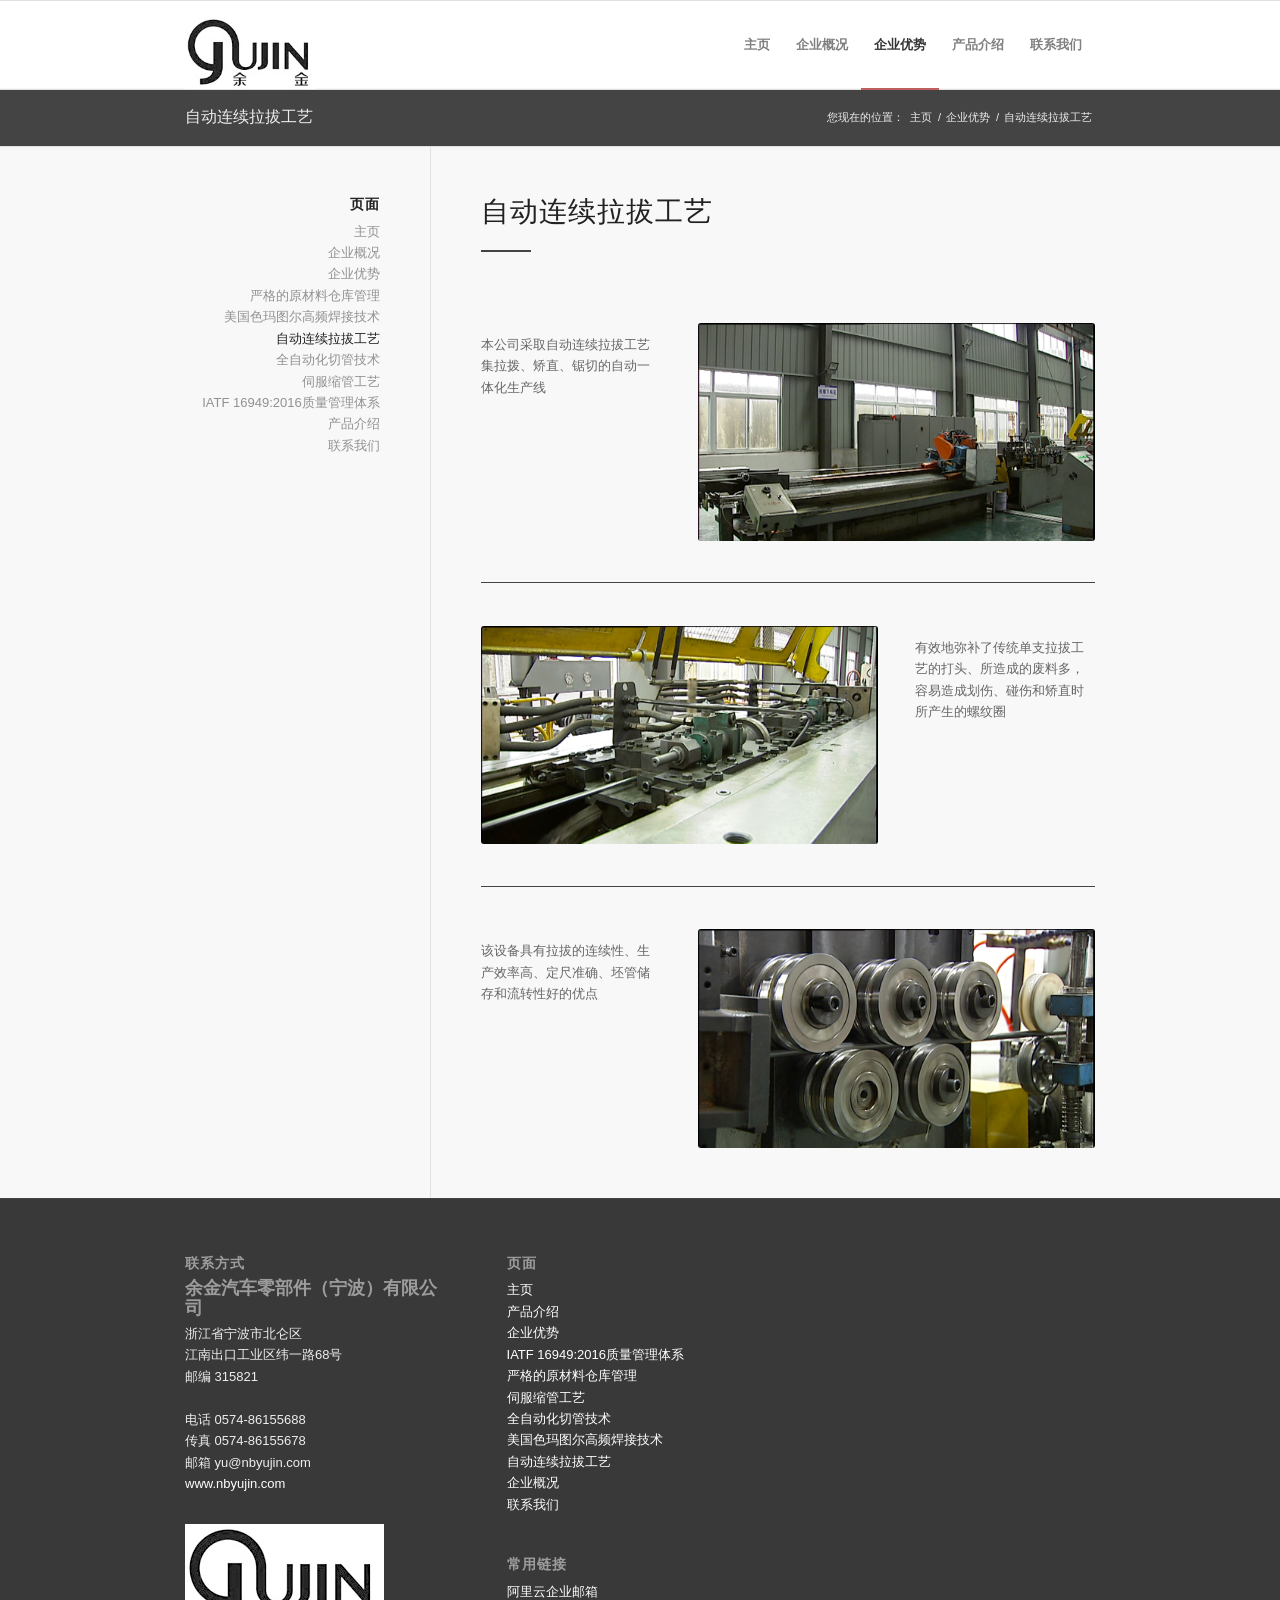
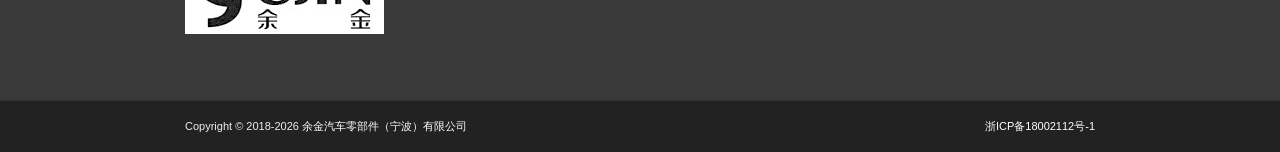
<file: nbyujin.com/advantages-laba.html>
<!DOCTYPE html>
<html
  lang="zh-CN"
  class="html_stretched fixed_layout av-preloader-disabled av-default-lightbox html_header_top html_logo_left html_main_nav_header html_menu_right html_slim html_header_sticky html_header_shrinking html_mobile_menu_phone html_content_align_center html_header_unstick_top_disabled html_header_stretch_disabled html_elegant-blog html_av-overlay-side html_av-overlay-side-classic html_av-submenu-noclone html_entry_id_135 av-no-preview html_text_menu_active avia_desktop js_active avia_transform avia_transform3d avia_transform avia_transform3d avia-webkit avia-webkit-131 avia-chrome avia-chrome-131 avia-mac"
>
  <head>
    <meta http-equiv="Content-Type" content="text/html; charset=UTF-8" />

    <meta name="robots" content="index, follow" />

    <!-- mobile setting -->

    <!-- Scripts/CSS and wp_head hook -->
    <title>自动连续拉拔工艺 – 余金汽车零部件（宁波）有限公司</title>
    <link rel="icon" type="image/jpeg" href="./statics/shared/logo-black.jpg">

    <!-- google webfont font replacement -->
    <link
      rel="stylesheet"
      id="avia-google-webfont"
      href="./statics/shared/css"
      type="text/css"
      media="all"
    />
    <link
      rel="stylesheet"
      id="avia-grid-css"
      href="./statics/shared/grid.css"
      type="text/css"
      media="all"
    />
    <link
      rel="stylesheet"
      id="avia-base-css"
      href="./statics/shared/base.css"
      type="text/css"
      media="all"
    />
    <link
      rel="stylesheet"
      id="avia-layout-css"
      href="./statics/shared/layout.css"
      type="text/css"
      media="all"
    />
    <link
      rel="stylesheet"
      id="avia-scs-css"
      href="./statics/shared/shortcodes.css"
      type="text/css"
      media="all"
    />
    <link
      rel="stylesheet"
      id="avia-popup-css-css"
      href="./statics/shared/magnific-popup.css"
      type="text/css"
      media="screen"
    />
    <link
      rel="stylesheet"
      id="avia-print-css"
      href="./statics/shared/print.css"
      type="text/css"
      media="print"
    />
    <link
      rel="stylesheet"
      id="avia-dynamic-css"
      href="./statics/shared/enfold.css"
      type="text/css"
      media="all"
    />
    <link
      rel="stylesheet"
      id="avia-custom-css"
      href="./statics/shared/custom.css"
      type="text/css"
      media="all"
    />
    <script
      type="text/javascript"
      src="./statics/shared/jquery.js"
    ></script>
    <script
      type="text/javascript"
      src="./statics/shared/jquery-migrate.min.js"
    ></script>
    <script type="text/javascript" src="./statics/shared/avia-compat.js"></script>
    <link rel="stylesheet" href="./statics/shared/fontawesome-compat.css" type="text/css" media="all">
  </head>

  <body
    id="top"
    class="page-template-default page page-id-135 page-child parent-pageid-25 stretched open_sans"
    itemscope="itemscope"
    itemtype="https://schema.org/WebPage"
  >
    <div id="wrap_all">
      <header
        id="header"
        class="all_colors header_color light_bg_color av_header_top av_logo_left av_main_nav_header av_menu_right av_slim av_header_sticky av_header_shrinking av_header_stretch_disabled av_mobile_menu_phone av_header_unstick_top_disabled av_bottom_nav_disabled av_header_border_disabled"
        role="banner"
        itemscope="itemscope"
        itemtype="https://schema.org/WPHeader"
      >
        <div id="header_main" class="container_wrap container_wrap_logo">
          <div
            class="container av-logo-container"
            style="height: 88px; line-height: 88px"
          >
            <div class="inner-container">
              <span class="logo"
                ><a href="./index.html" style="max-height: 88px"
                  ><img
                    height="100"
                    width="300"
                    src="./statics/shared/logo-black.jpg"
                    alt="余金汽车零部件（宁波）有限公司"
                    style="max-height: 88px" /></a
              ></span>
              <nav
                class="main_menu"
                data-selectname="Select a page"
                role="navigation"
                itemscope="itemscope"
                itemtype="https://schema.org/SiteNavigationElement"
              >
                <div class="avia-menu av-main-nav-wrap">
                  <ul id="avia-menu" class="menu av-main-nav">
                    <li
                      id="menu-item-251"
                      class="menu-item menu-item-type-post_type menu-item-object-page menu-item-home menu-item-top-level menu-item-top-level-1"
                    >
                      <a
                        href="./index.html"
                        itemprop="url"
                        style="height: 88px; line-height: 88px"
                        ><span class="avia-bullet"></span
                        ><span class="avia-menu-text">主页</span
                        ><span class="avia-menu-fx"
                          ><span class="avia-arrow-wrap"
                            ><span class="avia-arrow"></span></span></span
                      ></a>
                    </li>
                    <li
                      id="menu-item-254"
                      class="menu-item menu-item-type-post_type menu-item-object-page menu-item-top-level menu-item-top-level-2"
                    >
                      <a
                        href="./about.html"
                        itemprop="url"
                        style="height: 88px; line-height: 88px"
                        ><span class="avia-bullet"></span
                        ><span class="avia-menu-text">企业概况</span
                        ><span class="avia-menu-fx"
                          ><span class="avia-arrow-wrap"
                            ><span class="avia-arrow"></span></span></span
                      ></a>
                    </li>
                    <li
                      id="menu-item-256"
                      class="menu-item menu-item-type-post_type menu-item-object-page current-page-ancestor current-menu-ancestor current-menu-parent current-page-parent current_page_parent current_page_ancestor menu-item-has-children menu-item-top-level menu-item-top-level-3 active-parent-item dropdown_ul_available current-menu-item"
                    >
                      <a
                        href="./advantages.html"
                        itemprop="url"
                        style="height: 88px; line-height: 88px"
                        ><span class="avia-bullet"></span
                        ><span class="avia-menu-text">企业优势</span
                        ><span class="avia-menu-fx"
                          ><span class="avia-arrow-wrap"
                            ><span class="avia-arrow"></span></span></span
                        ><span class="dropdown_available"></span
                      ></a>

                      <ul
                        class="sub-menu"
                        style="display: block; opacity: 0; visibility: hidden"
                      >
                        <li
                          id="menu-item-250"
                          class="menu-item menu-item-type-post_type menu-item-object-page"
                        >
                          <a href="advantages-yuanliao.html" itemprop="url"
                            ><span class="avia-bullet"></span
                            ><span class="avia-menu-text"
                              >严格的原材料仓库管理</span
                            ></a
                          >
                        </li>
                        <li
                          id="menu-item-257"
                          class="menu-item menu-item-type-post_type menu-item-object-page"
                        >
                          <a href="advantages-hanjie.html" itemprop="url"
                            ><span class="avia-bullet"></span
                            ><span class="avia-menu-text"
                              >美国色玛图尔高频焊接技术</span
                            ></a
                          >
                        </li>
                        <li
                          id="menu-item-249"
                          class="menu-item menu-item-type-post_type menu-item-object-page page_item page-item-135 current_page_item current-menu-item"
                        >
                          <a href="advantages-laba.html#top" itemprop="url"
                            ><span class="avia-bullet"></span
                            ><span class="avia-menu-text"
                              >自动连续拉拔工艺</span
                            ></a
                          >
                        </li>
                        <li
                          id="menu-item-260"
                          class="menu-item menu-item-type-post_type menu-item-object-page"
                        >
                          <a href="advantages-qiege.html" itemprop="url"
                            ><span class="avia-bullet"></span
                            ><span class="avia-menu-text"
                              >全自动化切管技术</span
                            ></a
                          >
                        </li>
                        <li
                          id="menu-item-258"
                          class="menu-item menu-item-type-post_type menu-item-object-page"
                        >
                          <a href="advantages-suoguan.html" itemprop="url"
                            ><span class="avia-bullet"></span
                            ><span class="avia-menu-text">伺服缩管工艺</span></a
                          >
                        </li>
                        <li
                          id="menu-item-259"
                          class="menu-item menu-item-type-post_type menu-item-object-page"
                        >
                          <a href="advantages-qa.html" itemprop="url"
                            ><span class="avia-bullet"></span
                            ><span class="avia-menu-text"
                              >IATF 16949:2016质量管理体系</span
                            ></a
                          >
                        </li>
                      </ul>
                    </li>
                    <li
                      id="menu-item-279"
                      class="menu-item menu-item-type-post_type menu-item-object-page menu-item-top-level menu-item-top-level-4"
                    >
                      <a
                        href="./product.html"
                        itemprop="url"
                        style="height: 88px; line-height: 88px"
                        ><span class="avia-bullet"></span
                        ><span class="avia-menu-text">产品介绍</span
                        ><span class="avia-menu-fx"
                          ><span class="avia-arrow-wrap"
                            ><span class="avia-arrow"></span></span></span
                      ></a>
                    </li>
                    <li
                      id="menu-item-252"
                      class="menu-item menu-item-type-post_type menu-item-object-page menu-item-top-level menu-item-top-level-5"
                    >
                      <a
                        href="./contact.html"
                        itemprop="url"
                        style="height: 88px; line-height: 88px"
                        ><span class="avia-bullet"></span
                        ><span class="avia-menu-text">联系我们</span
                        ><span class="avia-menu-fx"
                          ><span class="avia-arrow-wrap"
                            ><span class="avia-arrow"></span></span></span
                      ></a>
                    </li>
                    <li class="av-burger-menu-main menu-item-avia-special">
                      <a
                        href="advantages-laba.html#"
                        style="height: 88px; line-height: 88px"
                      >
                        <span
                          class="av-hamburger av-hamburger--spin av-js-hamburger"
                        >
                          <span class="av-hamburger-box">
                            <span class="av-hamburger-inner"></span>
                            <strong>Menu</strong>
                          </span>
                        </span>
                      </a>
                    </li>
                  </ul>
                </div>
              </nav>
            </div>
          </div>
          <!-- end container_wrap-->
        </div>

        <div class="header_bg"></div>

        <!-- end header -->
      </header>

      <div id="main" class="all_colors" data-scroll-offset="88">
        <div
          class="stretch_full container_wrap alternate_color dark_bg_color title_container"
        >
          <div class="container">
            <h1 class="main-title entry-title">
              <a
                href="advantages-laba.html"
                rel="bookmark"
                title="Permanent Link: 自动连续拉拔工艺"
                itemprop="headline"
                >自动连续拉拔工艺</a
              >
            </h1>
            <div class="breadcrumb breadcrumbs avia-breadcrumbs">
              <div
                class="breadcrumb-trail"
                xmlns:v="https://rdf.data-vocabulary.org/#"
              >
                <span class="trail-before"
                  ><span class="breadcrumb-title">您现在的位置：</span></span
                >
                <a
                  href="./index.html"
                  title="余金汽车零部件（宁波）有限公司"
                  rel="home"
                  class="trail-begin"
                  >主页</a
                >
                <span class="sep">/</span>
                <span
                  ><a
                    rel="v:url"
                    property="v:title"
                    href="./advantages.html"
                    title="企业优势"
                    >企业优势</a
                  ></span
                >
                <span class="sep">/</span>
                <span class="trail-end">自动连续拉拔工艺</span>
              </div>
            </div>
          </div>
        </div>
        <div
          class="main_color container_wrap_first container_wrap sidebar_left"
        >
          <div class="container">
            <main
              role="main"
              itemprop="mainContentOfPage"
              class="template-page content av-content-small units"
            >
              <div class="post-entry post-entry-type-page post-entry-135">
                <div class="entry-content-wrapper clearfix">
                  <div
                    class="flex_column av_one_full av-animated-generic bottom-to-top flex_column_div av-zero-column-padding first avia-builder-el-0 el_before_av_one_third avia-builder-el-first avia_start_animation avia_start_delayed_animation"
                    style="
                      margin-top: 0px;
                      margin-bottom: 0px;
                      border-radius: 0px;
                    "
                  >
                    <div
                      style="padding-bottom: 0px"
                      class="av-special-heading av-special-heading-h2 blockquote modern-quote avia-builder-el-1 el_before_av_hr avia-builder-el-first"
                    >
                      <h2 class="av-special-heading-tag" itemprop="headline">
                        自动连续拉拔工艺
                      </h2>
                      <div class="special-heading-border">
                        <div class="special-heading-inner-border"></div>
                      </div>
                    </div>
                    <div
                      style="margin-top: 10px; margin-bottom: 10px"
                      class="hr hr-custom hr-left hr-icon-no avia-builder-el-2 el_after_av_heading avia-builder-el-last"
                    >
                      <span
                        class="hr-inner inner-border-av-border-fat"
                        style="width: 50px; border-color: #3478aa"
                        ><span class="hr-inner-style"></span
                      ></span>
                    </div>
                  </div>
                  <div
                    class="flex_column av_one_third av-animated-generic bottom-to-top flex_column_div av-zero-column-padding first avia-builder-el-3 el_after_av_one_full el_before_av_two_third column-top-margin avia_start_animation avia_start_delayed_animation"
                    style="border-radius: 0px"
                  >
                    <section
                      class="av_textblock_section"
                      itemscope="itemscope"
                      itemtype="https://schema.org/CreativeWork"
                    >
                      <div class="avia_textblock" itemprop="text">
                        <p>
                          本公司采取自动连续拉拔工艺集拉拨、矫直、锯切的自动一体化生产线
                        </p>
                      </div>
                    </section>
                  </div>
                  <div
                    class="flex_column av_two_third av-animated-generic bottom-to-top flex_column_div av-zero-column-padding avia-builder-el-5 el_after_av_one_third el_before_av_hr column-top-margin avia_start_animation avia_start_delayed_animation"
                    style="border-radius: 0px"
                  >
                    <div
                      class="avia-image-container av-styling- avia-builder-el-6 avia-builder-el-no-sibling avia-align-center"
                      itemscope="itemscope"
                      itemtype="https://schema.org/ImageObject"
                    >
                      <div class="avia-image-container-inner">
                        <img
                          class="avia_image"
                          src="./statics/advantages-laba/header-3-labagongyi-1.png"
                          alt=""
                          title="header-3-labagongyi-1"
                          itemprop="thumbnailUrl"
                        />
                      </div>
                    </div>
                  </div>
                  <div
                    class="hr hr-default avia-builder-el-7 el_after_av_two_third el_before_av_two_third"
                  >
                    <span class="hr-inner"
                      ><span class="hr-inner-style"></span
                    ></span>
                  </div>
                  <p></p>
                  <div
                    class="flex_column av_two_third av-animated-generic bottom-to-top flex_column_div av-zero-column-padding first avia-builder-el-8 el_after_av_hr el_before_av_one_third avia_start_animation avia_start_delayed_animation"
                    style="border-radius: 0px"
                  >
                    <div
                      class="avia-image-container av-styling- avia-builder-el-9 avia-builder-el-no-sibling avia-align-center"
                      itemscope="itemscope"
                      itemtype="https://schema.org/ImageObject"
                    >
                      <div class="avia-image-container-inner">
                        <img
                          class="avia_image"
                          src="./statics/advantages-laba/header-3-labagongyi-3.png"
                          alt=""
                          title="header-3-labagongyi-3"
                          itemprop="thumbnailUrl"
                        />
                      </div>
                    </div>
                  </div>
                  <div
                    class="flex_column av_one_third av-animated-generic bottom-to-top flex_column_div av-zero-column-padding avia-builder-el-10 el_after_av_two_third el_before_av_hr avia_start_animation avia_start_delayed_animation"
                    style="border-radius: 0px"
                  >
                    <section
                      class="av_textblock_section"
                      itemscope="itemscope"
                      itemtype="https://schema.org/CreativeWork"
                    >
                      <div class="avia_textblock" itemprop="text">
                        <p>
                          有效地弥补了传统单支拉拔工艺的打头、所造成的废料多，容易造成划伤、碰伤和矫直时所产生的螺纹圈
                        </p>
                      </div>
                    </section>
                  </div>
                  <div
                    class="hr hr-default avia-builder-el-12 el_after_av_one_third el_before_av_one_third"
                  >
                    <span class="hr-inner"
                      ><span class="hr-inner-style"></span
                    ></span>
                  </div>
                  <p></p>
                  <div
                    class="flex_column av_one_third av-animated-generic bottom-to-top flex_column_div av-zero-column-padding first avia-builder-el-13 el_after_av_hr el_before_av_two_third avia_start_animation avia_start_delayed_animation"
                    style="border-radius: 0px"
                  >
                    <section
                      class="av_textblock_section"
                      itemscope="itemscope"
                      itemtype="https://schema.org/CreativeWork"
                    >
                      <div class="avia_textblock" itemprop="text">
                        <p>
                          该设备具有拉拔的连续性、生产效率高、定尺准确、坯管储存和流转性好的优点
                        </p>
                      </div>
                    </section>
                  </div>
                  <div
                    class="flex_column av_two_third av-animated-generic bottom-to-top flex_column_div av-zero-column-padding avia-builder-el-15 el_after_av_one_third avia-builder-el-last avia_start_animation avia_start_delayed_animation"
                    style="border-radius: 0px"
                  >
                    <div
                      class="avia-image-container av-styling- avia-builder-el-16 avia-builder-el-no-sibling avia-align-center"
                      itemscope="itemscope"
                      itemtype="https://schema.org/ImageObject"
                    >
                      <div class="avia-image-container-inner">
                        <img
                          class="avia_image"
                          src="./statics/advantages-laba/header-3-labagongyi-4.png"
                          alt=""
                          title="header-3-labagongyi-4"
                          itemprop="thumbnailUrl"
                        />
                      </div>
                    </div>
                  </div>
                  <p></p>
                </div>
              </div>
            </main>
            <!-- close content main element -->
            <!-- section close by builder template -->
            <aside
              class="sidebar sidebar_left alpha units"
              role="complementary"
              itemscope="itemscope"
              itemtype="https://schema.org/WPSideBar"
            >
              <div class="inner_sidebar extralight-border">
                <section id="pages-4" class="widget clearfix widget_pages">
                  <h3 class="widgettitle">页面</h3>
                  <ul>
                    <li class="page_item page-item-19">
                      <a href="./index.html">主页</a>
                    </li>
                    <li class="page_item page-item-31">
                      <a href="./about.html">企业概况</a>
                    </li>
                    <li
                      class="page_item page-item-25 page_item_has_children current_page_ancestor current_page_parent"
                    >
                      <a href="./advantages.html">企业优势</a>
                      <ul class="children">
                        <li class="page_item page-item-113">
                          <a href="advantages-yuanliao.html"
                            >严格的原材料仓库管理</a
                          >
                        </li>
                        <li class="page_item page-item-144">
                          <a href="advantages-hanjie.html"
                            >美国色玛图尔高频焊接技术</a
                          >
                        </li>
                        <li class="page_item page-item-135 current_page_item">
                          <a href="advantages-laba.html" aria-current="page"
                            >自动连续拉拔工艺</a
                          >
                        </li>
                        <li class="page_item page-item-138">
                          <a href="advantages-qiege.html">全自动化切管技术</a>
                        </li>
                        <li class="page_item page-item-142">
                          <a href="advantages-suoguan.html">伺服缩管工艺</a>
                        </li>
                        <li class="page_item page-item-140">
                          <a href="advantages-qa.html"
                            >IATF 16949:2016质量管理体系</a
                          >
                        </li>
                      </ul>
                    </li>
                    <li class="page_item page-item-272">
                      <a href="./product.html">产品介绍</a>
                    </li>
                    <li class="page_item page-item-23">
                      <a href="./contact.html">联系我们</a>
                    </li>
                  </ul>
                  <span class="seperator extralight-border"></span>
                </section>
              </div>
            </aside>
          </div>
          <!--end builder template-->
        </div>
        <!-- close default .container_wrap element -->
        <div class="container_wrap footer_color" id="footer">
          <div class="container">
            <div class="flex_column av_one_third first el_before_av_one_third">
              <section
                id="custom_html-2"
                class="widget_text widget clearfix widget_custom_html"
              >
                <h3 class="widgettitle">联系方式</h3>
                <div class="textwidget custom-html-widget">
                  <h4>余金汽车零部件（宁波）有限公司</h4>
                  浙江省宁波市北仑区<br />
                  江南出口工业区纬一路68号<br />
                  邮编 315821<br /><br />
                  电话 0574-86155688<br />
                  传真 0574-86155678<br />
                  邮箱 yu@nbyujin.com<br />
                  <a href="./index.html">www.nbyujin.com</a>
                </div>
                <span class="seperator extralight-border"></span>
              </section>
              <section
                id="media_image-2"
                class="widget clearfix widget_media_image"
              >
                <img
                  width="199"
                  height="110"
                  src="./statics/shared/logo-black.jpg"
                  class="image wp-image-640 attachment-full size-full"
                  alt=""
                  style="max-width: 100%; height: auto"
                /><span class="seperator extralight-border"></span>
              </section>
            </div>
            <div
              class="flex_column av_one_third el_after_av_one_third el_before_av_one_third"
            >
              <section id="pages-2" class="widget clearfix widget_pages">
                <h3 class="widgettitle">页面</h3>
                <ul>
                  <li class="page_item page-item-19">
                    <a href="./index.html">主页</a>
                  </li>
                  <li class="page_item page-item-272">
                    <a href="./product.html">产品介绍</a>
                  </li>
                  <li
                    class="page_item page-item-25 page_item_has_children current_page_ancestor current_page_parent"
                  >
                    <a href="./advantages.html">企业优势</a>
                    <ul class="children">
                      <li class="page_item page-item-140">
                        <a href="advantages-qa.html"
                          >IATF 16949:2016质量管理体系</a
                        >
                      </li>
                      <li class="page_item page-item-113">
                        <a href="advantages-yuanliao.html"
                          >严格的原材料仓库管理</a
                        >
                      </li>
                      <li class="page_item page-item-142">
                        <a href="advantages-suoguan.html">伺服缩管工艺</a>
                      </li>
                      <li class="page_item page-item-138">
                        <a href="advantages-qiege.html">全自动化切管技术</a>
                      </li>
                      <li class="page_item page-item-144">
                        <a href="advantages-hanjie.html"
                          >美国色玛图尔高频焊接技术</a
                        >
                      </li>
                      <li class="page_item page-item-135 current_page_item">
                        <a href="advantages-laba.html" aria-current="page"
                          >自动连续拉拔工艺</a
                        >
                      </li>
                    </ul>
                  </li>
                  <li class="page_item page-item-31">
                    <a href="./about.html">企业概况</a>
                  </li>
                  <li class="page_item page-item-23">
                    <a href="./contact.html">联系我们</a>
                  </li>
                </ul>
                <span class="seperator extralight-border"></span>
              </section>
              <section
                id="custom_html-3"
                class="widget_text widget clearfix widget_custom_html"
              >
                <h3 class="widgettitle">常用链接</h3>
                <div class="textwidget custom-html-widget">
                  <ul>
                    <li>
                      <a
                        href="https://qiye.aliyun.com/?lang=zh_CN"
                        target="_blank"
                        >阿里云企业邮箱</a
                      >
                    </li>
                  </ul>
                </div>
                <span class="seperator extralight-border"></span>
              </section>
            </div>
            <div
              class="flex_column av_one_third el_after_av_one_third el_before_av_one_third"
            >
            </div>
          </div>

          <!-- ####### END FOOTER CONTAINER ####### -->
        </div>

        <footer
          class="container_wrap socket_color"
          id="socket"
          role="contentinfo"
          itemscope="itemscope"
          itemtype="https://schema.org/WPFooter"
        >
          <div class="container">
            <span class="copyright">
              Copyright © 2018-<span class="copyright-end-year">2025</span>
              <a href="./index.html"
                >余金汽车零部件（宁波）有限公司</a
              ></span
            ><a
              href="https://beian.miit.gov.cn/"
              rel="external nofollow"
              target="_blank"
              ><span class="copyright" style="float: right"
                >浙ICP备18002112号-1</span
              ></a
            >
          </div>

          <!-- ####### END SOCKET CONTAINER ####### -->
        </footer>

        <!-- end main -->
      </div>

      <!-- end wrap_all -->
    </div>

    <script type="text/javascript">
      /* <![CDATA[ */
      var avia_framework_globals = avia_framework_globals || {};
      avia_framework_globals.ajaxurl = "";
      /* ]]> */
    </script>

    <script
      type="text/javascript"
      src="./statics/shared/avia.js"
    ></script>
    <script
      type="text/javascript"
      src="./statics/shared/shortcodes.js"
    ></script>
    <script
      type="text/javascript"
      src="./statics/shared/jquery.magnific-popup.min.js"
    ></script>
    <a
      href="advantages-laba.html#top"
      title="Scroll to top"
      id="scroll-top-link"
      aria-hidden="true"
      data-av_icon=""
      data-av_iconfont="entypo-fontello"
      ><span class="avia_hidden_link_text">Scroll to top</span></a
    >

    <div id="fb-root"></div>
  <script>document.querySelectorAll(".copyright-end-year").forEach(e=>e.textContent=new Date().getFullYear());</script></body>
</html>
</file>
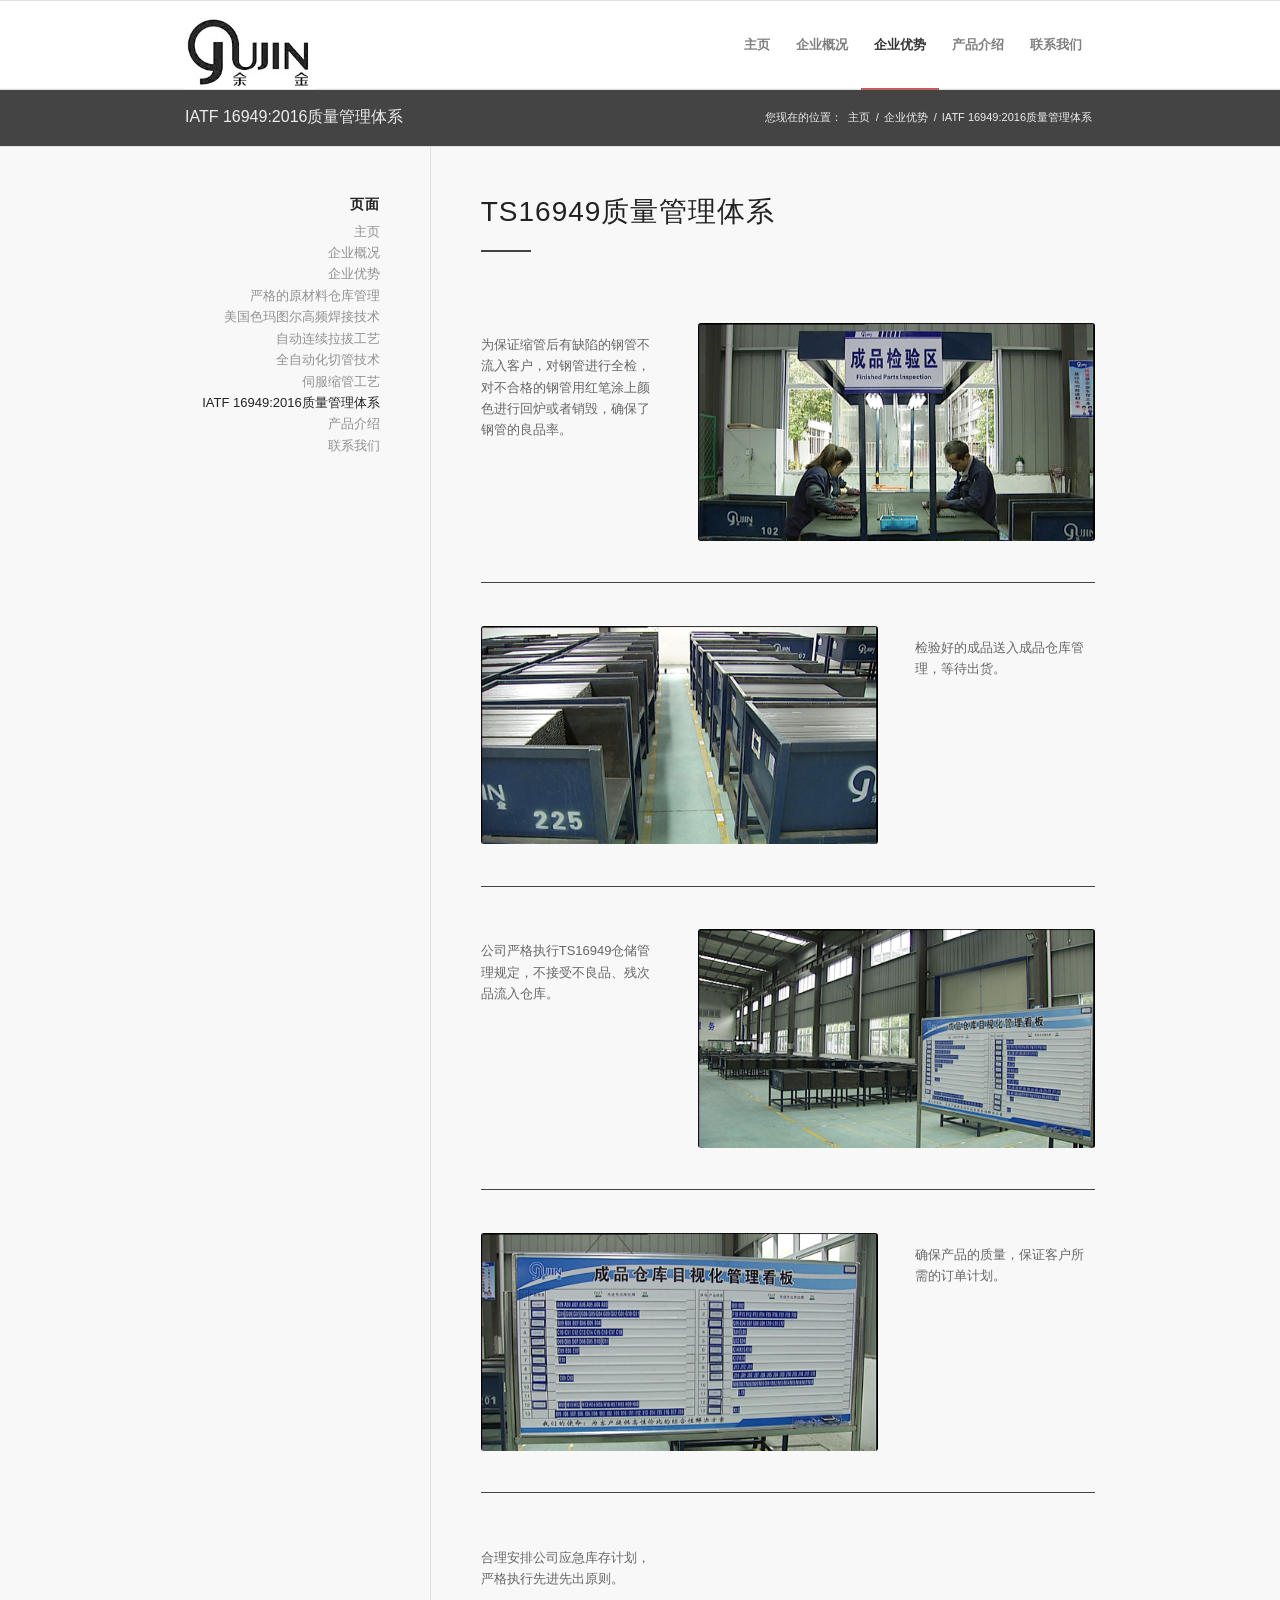
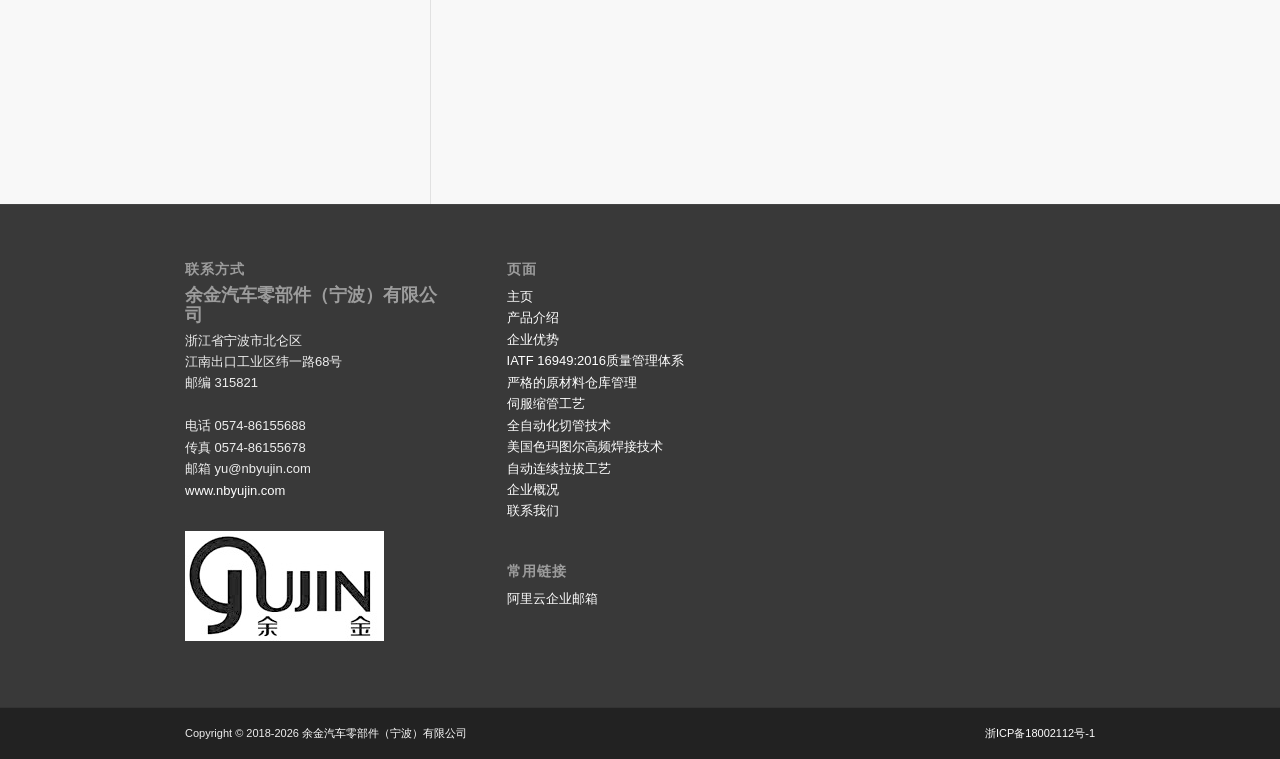
<file: nbyujin.com/advantages-qa.html>
<!DOCTYPE html>
<html
  lang="zh-CN"
  class="html_stretched fixed_layout av-preloader-disabled av-default-lightbox html_header_top html_logo_left html_main_nav_header html_menu_right html_slim html_header_sticky html_header_shrinking html_mobile_menu_phone html_content_align_center html_header_unstick_top_disabled html_header_stretch_disabled html_elegant-blog html_av-overlay-side html_av-overlay-side-classic html_av-submenu-noclone html_entry_id_140 av-no-preview html_text_menu_active avia_desktop js_active avia_transform avia_transform3d avia_transform avia_transform3d avia-webkit avia-webkit-131 avia-chrome avia-chrome-131 avia-mac"
>
  <head>
    <meta http-equiv="Content-Type" content="text/html; charset=UTF-8" />

    <meta name="robots" content="index, follow" />

    <!-- mobile setting -->

    <!-- Scripts/CSS and wp_head hook -->
    <title>IATF 16949:2016质量管理体系 – 余金汽车零部件（宁波）有限公司</title>
    <link rel="icon" type="image/jpeg" href="./statics/shared/logo-black.jpg">

    <!-- google webfont font replacement -->
    <link
      rel="stylesheet"
      id="avia-google-webfont"
      href="./statics/shared/css"
      type="text/css"
      media="all"
    />
    <link
      rel="stylesheet"
      id="avia-grid-css"
      href="./statics/shared/grid.css"
      type="text/css"
      media="all"
    />
    <link
      rel="stylesheet"
      id="avia-base-css"
      href="./statics/shared/base.css"
      type="text/css"
      media="all"
    />
    <link
      rel="stylesheet"
      id="avia-layout-css"
      href="./statics/shared/layout.css"
      type="text/css"
      media="all"
    />
    <link
      rel="stylesheet"
      id="avia-scs-css"
      href="./statics/shared/shortcodes.css"
      type="text/css"
      media="all"
    />
    <link
      rel="stylesheet"
      id="avia-popup-css-css"
      href="./statics/shared/magnific-popup.css"
      type="text/css"
      media="screen"
    />
    <link
      rel="stylesheet"
      id="avia-print-css"
      href="./statics/shared/print.css"
      type="text/css"
      media="print"
    />
    <link
      rel="stylesheet"
      id="avia-dynamic-css"
      href="./statics/shared/enfold.css"
      type="text/css"
      media="all"
    />
    <link
      rel="stylesheet"
      id="avia-custom-css"
      href="./statics/shared/custom.css"
      type="text/css"
      media="all"
    />
    <script
      type="text/javascript"
      src="./statics/shared/jquery.js"
    ></script>
    <script
      type="text/javascript"
      src="./statics/shared/jquery-migrate.min.js"
    ></script>
    <script type="text/javascript" src="./statics/shared/avia-compat.js"></script>
    <link rel="stylesheet" href="./statics/shared/fontawesome-compat.css" type="text/css" media="all">
  </head>

  <body
    id="top"
    class="page-template-default page page-id-140 page-child parent-pageid-25 stretched open_sans"
    itemscope="itemscope"
    itemtype="https://schema.org/WebPage"
  >
    <div id="wrap_all">
      <header
        id="header"
        class="all_colors header_color light_bg_color av_header_top av_logo_left av_main_nav_header av_menu_right av_slim av_header_sticky av_header_shrinking av_header_stretch_disabled av_mobile_menu_phone av_header_unstick_top_disabled av_bottom_nav_disabled av_header_border_disabled"
        role="banner"
        itemscope="itemscope"
        itemtype="https://schema.org/WPHeader"
      >
        <div id="header_main" class="container_wrap container_wrap_logo">
          <div
            class="container av-logo-container"
            style="height: 88px; line-height: 88px"
          >
            <div class="inner-container">
              <span class="logo"
                ><a href="./index.html" style="max-height: 88px"
                  ><img
                    height="100"
                    width="300"
                    src="./statics/shared/logo-black.jpg"
                    alt="余金汽车零部件（宁波）有限公司"
                    style="max-height: 88px" /></a
              ></span>
              <nav
                class="main_menu"
                data-selectname="Select a page"
                role="navigation"
                itemscope="itemscope"
                itemtype="https://schema.org/SiteNavigationElement"
              >
                <div class="avia-menu av-main-nav-wrap">
                  <ul id="avia-menu" class="menu av-main-nav">
                    <li
                      id="menu-item-251"
                      class="menu-item menu-item-type-post_type menu-item-object-page menu-item-home menu-item-top-level menu-item-top-level-1"
                    >
                      <a
                        href="./index.html"
                        itemprop="url"
                        style="height: 88px; line-height: 88px"
                        ><span class="avia-bullet"></span
                        ><span class="avia-menu-text">主页</span
                        ><span class="avia-menu-fx"
                          ><span class="avia-arrow-wrap"
                            ><span class="avia-arrow"></span></span></span
                      ></a>
                    </li>
                    <li
                      id="menu-item-254"
                      class="menu-item menu-item-type-post_type menu-item-object-page menu-item-top-level menu-item-top-level-2"
                    >
                      <a
                        href="./about.html"
                        itemprop="url"
                        style="height: 88px; line-height: 88px"
                        ><span class="avia-bullet"></span
                        ><span class="avia-menu-text">企业概况</span
                        ><span class="avia-menu-fx"
                          ><span class="avia-arrow-wrap"
                            ><span class="avia-arrow"></span></span></span
                      ></a>
                    </li>
                    <li
                      id="menu-item-256"
                      class="menu-item menu-item-type-post_type menu-item-object-page current-page-ancestor current-menu-ancestor current-menu-parent current-page-parent current_page_parent current_page_ancestor menu-item-has-children menu-item-top-level menu-item-top-level-3 active-parent-item dropdown_ul_available current-menu-item"
                    >
                      <a
                        href="./advantages.html"
                        itemprop="url"
                        style="height: 88px; line-height: 88px"
                        ><span class="avia-bullet"></span
                        ><span class="avia-menu-text">企业优势</span
                        ><span class="avia-menu-fx"
                          ><span class="avia-arrow-wrap"
                            ><span class="avia-arrow"></span></span></span
                        ><span class="dropdown_available"></span
                      ></a>

                      <ul
                        class="sub-menu"
                        style="display: block; opacity: 0; visibility: hidden"
                      >
                        <li
                          id="menu-item-250"
                          class="menu-item menu-item-type-post_type menu-item-object-page"
                        >
                          <a href="advantages-yuanliao.html" itemprop="url"
                            ><span class="avia-bullet"></span
                            ><span class="avia-menu-text"
                              >严格的原材料仓库管理</span
                            ></a
                          >
                        </li>
                        <li
                          id="menu-item-257"
                          class="menu-item menu-item-type-post_type menu-item-object-page"
                        >
                          <a href="advantages-hanjie.html" itemprop="url"
                            ><span class="avia-bullet"></span
                            ><span class="avia-menu-text"
                              >美国色玛图尔高频焊接技术</span
                            ></a
                          >
                        </li>
                        <li
                          id="menu-item-249"
                          class="menu-item menu-item-type-post_type menu-item-object-page"
                        >
                          <a href="advantages-laba.html" itemprop="url"
                            ><span class="avia-bullet"></span
                            ><span class="avia-menu-text"
                              >自动连续拉拔工艺</span
                            ></a
                          >
                        </li>
                        <li
                          id="menu-item-260"
                          class="menu-item menu-item-type-post_type menu-item-object-page"
                        >
                          <a href="advantages-qiege.html" itemprop="url"
                            ><span class="avia-bullet"></span
                            ><span class="avia-menu-text"
                              >全自动化切管技术</span
                            ></a
                          >
                        </li>
                        <li
                          id="menu-item-258"
                          class="menu-item menu-item-type-post_type menu-item-object-page"
                        >
                          <a href="advantages-suoguan.html" itemprop="url"
                            ><span class="avia-bullet"></span
                            ><span class="avia-menu-text">伺服缩管工艺</span></a
                          >
                        </li>
                        <li
                          id="menu-item-259"
                          class="menu-item menu-item-type-post_type menu-item-object-page page_item page-item-140 current_page_item current-menu-item"
                        >
                          <a href="advantages-qa.html#top" itemprop="url"
                            ><span class="avia-bullet"></span
                            ><span class="avia-menu-text"
                              >IATF 16949:2016质量管理体系</span
                            ></a
                          >
                        </li>
                      </ul>
                    </li>
                    <li
                      id="menu-item-279"
                      class="menu-item menu-item-type-post_type menu-item-object-page menu-item-top-level menu-item-top-level-4"
                    >
                      <a
                        href="./product.html"
                        itemprop="url"
                        style="height: 88px; line-height: 88px"
                        ><span class="avia-bullet"></span
                        ><span class="avia-menu-text">产品介绍</span
                        ><span class="avia-menu-fx"
                          ><span class="avia-arrow-wrap"
                            ><span class="avia-arrow"></span></span></span
                      ></a>
                    </li>
                    <li
                      id="menu-item-252"
                      class="menu-item menu-item-type-post_type menu-item-object-page menu-item-top-level menu-item-top-level-5"
                    >
                      <a
                        href="./contact.html"
                        itemprop="url"
                        style="height: 88px; line-height: 88px"
                        ><span class="avia-bullet"></span
                        ><span class="avia-menu-text">联系我们</span
                        ><span class="avia-menu-fx"
                          ><span class="avia-arrow-wrap"
                            ><span class="avia-arrow"></span></span></span
                      ></a>
                    </li>
                    <li class="av-burger-menu-main menu-item-avia-special">
                      <a
                        href="advantages-qa.html#"
                        style="height: 88px; line-height: 88px"
                      >
                        <span
                          class="av-hamburger av-hamburger--spin av-js-hamburger"
                        >
                          <span class="av-hamburger-box">
                            <span class="av-hamburger-inner"></span>
                            <strong>Menu</strong>
                          </span>
                        </span>
                      </a>
                    </li>
                  </ul>
                </div>
              </nav>
            </div>
          </div>
          <!-- end container_wrap-->
        </div>

        <div class="header_bg"></div>

        <!-- end header -->
      </header>

      <div id="main" class="all_colors" data-scroll-offset="88">
        <div
          class="stretch_full container_wrap alternate_color dark_bg_color title_container"
        >
          <div class="container">
            <h1 class="main-title entry-title">
              <a
                href="advantages-qa.html"
                rel="bookmark"
                title="Permanent Link: IATF 16949:2016质量管理体系"
                itemprop="headline"
                >IATF 16949:2016质量管理体系</a
              >
            </h1>
            <div class="breadcrumb breadcrumbs avia-breadcrumbs">
              <div
                class="breadcrumb-trail"
                xmlns:v="https://rdf.data-vocabulary.org/#"
              >
                <span class="trail-before"
                  ><span class="breadcrumb-title">您现在的位置：</span></span
                >
                <a
                  href="./index.html"
                  title="余金汽车零部件（宁波）有限公司"
                  rel="home"
                  class="trail-begin"
                  >主页</a
                >
                <span class="sep">/</span>
                <span
                  ><a
                    rel="v:url"
                    property="v:title"
                    href="./advantages.html"
                    title="企业优势"
                    >企业优势</a
                  ></span
                >
                <span class="sep">/</span>
                <span class="trail-end">IATF 16949:2016质量管理体系</span>
              </div>
            </div>
          </div>
        </div>
        <div
          class="main_color container_wrap_first container_wrap sidebar_left"
        >
          <div class="container">
            <main
              role="main"
              itemprop="mainContentOfPage"
              class="template-page content av-content-small units"
            >
              <div class="post-entry post-entry-type-page post-entry-140">
                <div class="entry-content-wrapper clearfix">
                  <div
                    class="flex_column av_one_full av-animated-generic bottom-to-top flex_column_div av-zero-column-padding first avia-builder-el-0 el_before_av_one_third avia-builder-el-first avia_start_animation avia_start_delayed_animation"
                    style="
                      margin-top: 0px;
                      margin-bottom: 0px;
                      border-radius: 0px;
                    "
                  >
                    <div
                      style="padding-bottom: 0px"
                      class="av-special-heading av-special-heading-h2 blockquote modern-quote avia-builder-el-1 el_before_av_hr avia-builder-el-first"
                    >
                      <h2 class="av-special-heading-tag" itemprop="headline">
                        TS16949质量管理体系
                      </h2>
                      <div class="special-heading-border">
                        <div class="special-heading-inner-border"></div>
                      </div>
                    </div>
                    <div
                      style="margin-top: 10px; margin-bottom: 10px"
                      class="hr hr-custom hr-left hr-icon-no avia-builder-el-2 el_after_av_heading avia-builder-el-last"
                    >
                      <span
                        class="hr-inner inner-border-av-border-fat"
                        style="width: 50px; border-color: #3478aa"
                        ><span class="hr-inner-style"></span
                      ></span>
                    </div>
                  </div>
                  <div
                    class="flex_column av_one_third av-animated-generic bottom-to-top flex_column_div av-zero-column-padding first avia-builder-el-3 el_after_av_one_full el_before_av_two_third column-top-margin avia_start_animation avia_start_delayed_animation"
                    style="border-radius: 0px"
                  >
                    <section
                      class="av_textblock_section"
                      itemscope="itemscope"
                      itemtype="https://schema.org/CreativeWork"
                    >
                      <div class="avia_textblock" itemprop="text">
                        <p>
                          为保证缩管后有缺陷的钢管不流入客户，对钢管进行全检，对不合格的钢管用红笔涂上颜色进行回炉或者销毁，确保了钢管的良品率。
                        </p>
                      </div>
                    </section>
                  </div>
                  <div
                    class="flex_column av_two_third av-animated-generic bottom-to-top flex_column_div av-zero-column-padding avia-builder-el-5 el_after_av_one_third el_before_av_hr column-top-margin avia_start_animation avia_start_delayed_animation"
                    style="border-radius: 0px"
                  >
                    <div
                      class="avia-image-container av-styling- avia-builder-el-6 avia-builder-el-no-sibling avia-align-center"
                      itemscope="itemscope"
                      itemtype="https://schema.org/ImageObject"
                    >
                      <div class="avia-image-container-inner">
                        <img
                          class="avia_image"
                          src="./statics/advantages-qa/header-6-chengpinjianyan-2.png"
                          alt=""
                          title="header-6-chengpinjianyan-2"
                          itemprop="thumbnailUrl"
                        />
                      </div>
                    </div>
                  </div>
                  <div
                    class="hr hr-default avia-builder-el-7 el_after_av_two_third el_before_av_two_third"
                  >
                    <span class="hr-inner"
                      ><span class="hr-inner-style"></span
                    ></span>
                  </div>
                  <div
                    class="flex_column av_two_third av-animated-generic bottom-to-top flex_column_div av-zero-column-padding first avia-builder-el-8 el_after_av_hr el_before_av_one_third avia_start_animation avia_start_delayed_animation"
                    style="border-radius: 0px"
                  >
                    <div
                      class="avia-image-container av-styling- avia-builder-el-9 avia-builder-el-no-sibling avia-align-center"
                      itemscope="itemscope"
                      itemtype="https://schema.org/ImageObject"
                    >
                      <div class="avia-image-container-inner">
                        <img
                          class="avia_image"
                          src="./statics/advantages-qa/header-6-chengpinjianyan-5.png"
                          alt=""
                          title="header-6-chengpinjianyan-5"
                          itemprop="thumbnailUrl"
                        />
                      </div>
                    </div>
                  </div>
                  <div
                    class="flex_column av_one_third av-animated-generic bottom-to-top flex_column_div av-zero-column-padding avia-builder-el-10 el_after_av_two_third el_before_av_hr avia_start_animation avia_start_delayed_animation"
                    style="border-radius: 0px"
                  >
                    <section
                      class="av_textblock_section"
                      itemscope="itemscope"
                      itemtype="https://schema.org/CreativeWork"
                    >
                      <div class="avia_textblock" itemprop="text">
                        <p>检验好的成品送入成品仓库管理，等待出货。</p>
                      </div>
                    </section>
                  </div>
                  <div
                    class="hr hr-default avia-builder-el-12 el_after_av_one_third el_before_av_one_third"
                  >
                    <span class="hr-inner"
                      ><span class="hr-inner-style"></span
                    ></span>
                  </div>
                  <div
                    class="flex_column av_one_third av-animated-generic bottom-to-top flex_column_div av-zero-column-padding first avia-builder-el-13 el_after_av_hr el_before_av_two_third avia_start_animation avia_start_delayed_animation"
                    style="border-radius: 0px"
                  >
                    <section
                      class="av_textblock_section"
                      itemscope="itemscope"
                      itemtype="https://schema.org/CreativeWork"
                    >
                      <div class="avia_textblock" itemprop="text">
                        <p>
                          公司严格执行TS16949仓储管理规定，不接受不良品、残次品流入仓库。
                        </p>
                      </div>
                    </section>
                  </div>
                  <div
                    class="flex_column av_two_third av-animated-generic bottom-to-top flex_column_div av-zero-column-padding avia-builder-el-15 el_after_av_one_third el_before_av_hr avia_start_animation avia_start_delayed_animation"
                    style="border-radius: 0px"
                  >
                    <div
                      class="avia-image-container av-styling- avia-builder-el-16 avia-builder-el-no-sibling avia-align-center"
                      itemscope="itemscope"
                      itemtype="https://schema.org/ImageObject"
                    >
                      <div class="avia-image-container-inner">
                        <img
                          class="avia_image"
                          src="./statics/advantages-qa/changfangneijing1.png"
                          alt=""
                          title="changfangneijing1"
                          itemprop="thumbnailUrl"
                        />
                      </div>
                    </div>
                  </div>
                  <div
                    class="hr hr-default avia-builder-el-17 el_after_av_two_third el_before_av_two_third"
                  >
                    <span class="hr-inner"
                      ><span class="hr-inner-style"></span
                    ></span>
                  </div>
                  <div
                    class="flex_column av_two_third av-animated-generic bottom-to-top flex_column_div av-zero-column-padding first avia-builder-el-18 el_after_av_hr el_before_av_one_third avia_start_animation avia_start_delayed_animation"
                    style="border-radius: 0px"
                  >
                    <div
                      class="avia-image-container av-styling- avia-builder-el-19 avia-builder-el-no-sibling avia-align-center"
                      itemscope="itemscope"
                      itemtype="https://schema.org/ImageObject"
                    >
                      <div class="avia-image-container-inner">
                        <img
                          class="avia_image"
                          src="./statics/advantages-qa/header-6-chengpinjianyan-7.png"
                          alt=""
                          title="header-6-chengpinjianyan-7"
                          itemprop="thumbnailUrl"
                        />
                      </div>
                    </div>
                  </div>
                  <div
                    class="flex_column av_one_third av-animated-generic bottom-to-top flex_column_div av-zero-column-padding avia-builder-el-20 el_after_av_two_third el_before_av_hr avia_start_animation avia_start_delayed_animation"
                    style="border-radius: 0px"
                  >
                    <section
                      class="av_textblock_section"
                      itemscope="itemscope"
                      itemtype="https://schema.org/CreativeWork"
                    >
                      <div class="avia_textblock" itemprop="text">
                        <p>确保产品的质量，保证客户所需的订单计划。</p>
                      </div>
                    </section>
                  </div>
                  <div
                    class="hr hr-default avia-builder-el-22 el_after_av_one_third el_before_av_one_third"
                  >
                    <span class="hr-inner"
                      ><span class="hr-inner-style"></span
                    ></span>
                  </div>
                  <div
                    class="flex_column av_one_third av-animated-generic bottom-to-top flex_column_div av-zero-column-padding first avia-builder-el-23 el_after_av_hr el_before_av_two_third"
                    style="border-radius: 0px"
                  >
                    <section
                      class="av_textblock_section"
                      itemscope="itemscope"
                      itemtype="https://schema.org/CreativeWork"
                    >
                      <div class="avia_textblock" itemprop="text">
                        <p>合理安排公司应急库存计划，严格执行先进先出原则。</p>
                      </div>
                    </section>
                  </div>
                  <div
                    class="flex_column av_two_third av-animated-generic bottom-to-top flex_column_div av-zero-column-padding avia-builder-el-25 el_after_av_one_third avia-builder-el-last"
                    style="border-radius: 0px"
                  >
                    <div
                      class="avia-image-container av-styling- avia-builder-el-26 avia-builder-el-no-sibling avia-align-center"
                      itemscope="itemscope"
                      itemtype="https://schema.org/ImageObject"
                    >
                      <div class="avia-image-container-inner">
                        <img
                          class="avia_image"
                          src="./statics/advantages-qa/header-6-chengpinjianyan-9.png"
                          alt=""
                          title="header-6-chengpinjianyan-9"
                          itemprop="thumbnailUrl"
                        />
                      </div>
                    </div>
                  </div>
                </div>
              </div>
            </main>
            <!-- close content main element -->
            <!-- section close by builder template -->
            <aside
              class="sidebar sidebar_left alpha units"
              role="complementary"
              itemscope="itemscope"
              itemtype="https://schema.org/WPSideBar"
            >
              <div class="inner_sidebar extralight-border">
                <section id="pages-4" class="widget clearfix widget_pages">
                  <h3 class="widgettitle">页面</h3>
                  <ul>
                    <li class="page_item page-item-19">
                      <a href="./index.html">主页</a>
                    </li>
                    <li class="page_item page-item-31">
                      <a href="./about.html">企业概况</a>
                    </li>
                    <li
                      class="page_item page-item-25 page_item_has_children current_page_ancestor current_page_parent"
                    >
                      <a href="./advantages.html">企业优势</a>
                      <ul class="children">
                        <li class="page_item page-item-113">
                          <a href="advantages-yuanliao.html"
                            >严格的原材料仓库管理</a
                          >
                        </li>
                        <li class="page_item page-item-144">
                          <a href="advantages-hanjie.html"
                            >美国色玛图尔高频焊接技术</a
                          >
                        </li>
                        <li class="page_item page-item-135">
                          <a href="advantages-laba.html">自动连续拉拔工艺</a>
                        </li>
                        <li class="page_item page-item-138">
                          <a href="advantages-qiege.html">全自动化切管技术</a>
                        </li>
                        <li class="page_item page-item-142">
                          <a href="advantages-suoguan.html">伺服缩管工艺</a>
                        </li>
                        <li class="page_item page-item-140 current_page_item">
                          <a href="advantages-qa.html" aria-current="page"
                            >IATF 16949:2016质量管理体系</a
                          >
                        </li>
                      </ul>
                    </li>
                    <li class="page_item page-item-272">
                      <a href="./product.html">产品介绍</a>
                    </li>
                    <li class="page_item page-item-23">
                      <a href="./contact.html">联系我们</a>
                    </li>
                  </ul>
                  <span class="seperator extralight-border"></span>
                </section>
              </div>
            </aside>
          </div>
          <!--end builder template-->
        </div>
        <!-- close default .container_wrap element -->
        <div class="container_wrap footer_color" id="footer">
          <div class="container">
            <div class="flex_column av_one_third first el_before_av_one_third">
              <section
                id="custom_html-2"
                class="widget_text widget clearfix widget_custom_html"
              >
                <h3 class="widgettitle">联系方式</h3>
                <div class="textwidget custom-html-widget">
                  <h4>余金汽车零部件（宁波）有限公司</h4>
                  浙江省宁波市北仑区<br />
                  江南出口工业区纬一路68号<br />
                  邮编 315821<br /><br />
                  电话 0574-86155688<br />
                  传真 0574-86155678<br />
                  邮箱 yu@nbyujin.com<br />
                  <a href="./index.html">www.nbyujin.com</a>
                </div>
                <span class="seperator extralight-border"></span>
              </section>
              <section
                id="media_image-2"
                class="widget clearfix widget_media_image"
              >
                <img
                  width="199"
                  height="110"
                  src="./statics/shared/logo-black.jpg"
                  class="image wp-image-640 attachment-full size-full"
                  alt=""
                  style="max-width: 100%; height: auto"
                /><span class="seperator extralight-border"></span>
              </section>
            </div>
            <div
              class="flex_column av_one_third el_after_av_one_third el_before_av_one_third"
            >
              <section id="pages-2" class="widget clearfix widget_pages">
                <h3 class="widgettitle">页面</h3>
                <ul>
                  <li class="page_item page-item-19">
                    <a href="./index.html">主页</a>
                  </li>
                  <li class="page_item page-item-272">
                    <a href="./product.html">产品介绍</a>
                  </li>
                  <li
                    class="page_item page-item-25 page_item_has_children current_page_ancestor current_page_parent"
                  >
                    <a href="./advantages.html">企业优势</a>
                    <ul class="children">
                      <li class="page_item page-item-140 current_page_item">
                        <a href="advantages-qa.html" aria-current="page"
                          >IATF 16949:2016质量管理体系</a
                        >
                      </li>
                      <li class="page_item page-item-113">
                        <a href="advantages-yuanliao.html"
                          >严格的原材料仓库管理</a
                        >
                      </li>
                      <li class="page_item page-item-142">
                        <a href="advantages-suoguan.html">伺服缩管工艺</a>
                      </li>
                      <li class="page_item page-item-138">
                        <a href="advantages-qiege.html">全自动化切管技术</a>
                      </li>
                      <li class="page_item page-item-144">
                        <a href="advantages-hanjie.html"
                          >美国色玛图尔高频焊接技术</a
                        >
                      </li>
                      <li class="page_item page-item-135">
                        <a href="advantages-laba.html">自动连续拉拔工艺</a>
                      </li>
                    </ul>
                  </li>
                  <li class="page_item page-item-31">
                    <a href="./about.html">企业概况</a>
                  </li>
                  <li class="page_item page-item-23">
                    <a href="./contact.html">联系我们</a>
                  </li>
                </ul>
                <span class="seperator extralight-border"></span>
              </section>
              <section
                id="custom_html-3"
                class="widget_text widget clearfix widget_custom_html"
              >
                <h3 class="widgettitle">常用链接</h3>
                <div class="textwidget custom-html-widget">
                  <ul>
                    <li>
                      <a
                        href="https://qiye.aliyun.com/?lang=zh_CN"
                        target="_blank"
                        >阿里云企业邮箱</a
                      >
                    </li>
                  </ul>
                </div>
                <span class="seperator extralight-border"></span>
              </section>
            </div>
            <div
              class="flex_column av_one_third el_after_av_one_third el_before_av_one_third"
            >
            </div>
          </div>

          <!-- ####### END FOOTER CONTAINER ####### -->
        </div>

        <footer
          class="container_wrap socket_color"
          id="socket"
          role="contentinfo"
          itemscope="itemscope"
          itemtype="https://schema.org/WPFooter"
        >
          <div class="container">
            <span class="copyright">
              Copyright © 2018-<span class="copyright-end-year">2025</span>
              <a href="./index.html"
                >余金汽车零部件（宁波）有限公司</a
              ></span
            ><a
              href="https://beian.miit.gov.cn/"
              rel="external nofollow"
              target="_blank"
              ><span class="copyright" style="float: right"
                >浙ICP备18002112号-1</span
              ></a
            >
          </div>

          <!-- ####### END SOCKET CONTAINER ####### -->
        </footer>

        <!-- end main -->
      </div>

      <!-- end wrap_all -->
    </div>

    <script type="text/javascript">
      /* <![CDATA[ */
      var avia_framework_globals = avia_framework_globals || {};
      avia_framework_globals.ajaxurl = "";
      /* ]]> */
    </script>

    <script
      type="text/javascript"
      src="./statics/shared/avia.js"
    ></script>
    <script
      type="text/javascript"
      src="./statics/shared/shortcodes.js"
    ></script>
    <script
      type="text/javascript"
      src="./statics/shared/jquery.magnific-popup.min.js"
    ></script>
    <a
      href="advantages-qa.html#top"
      title="Scroll to top"
      id="scroll-top-link"
      aria-hidden="true"
      data-av_icon=""
      data-av_iconfont="entypo-fontello"
      ><span class="avia_hidden_link_text">Scroll to top</span></a
    >

    <div id="fb-root"></div>
  <script>document.querySelectorAll(".copyright-end-year").forEach(e=>e.textContent=new Date().getFullYear());</script></body>
</html>
</file>
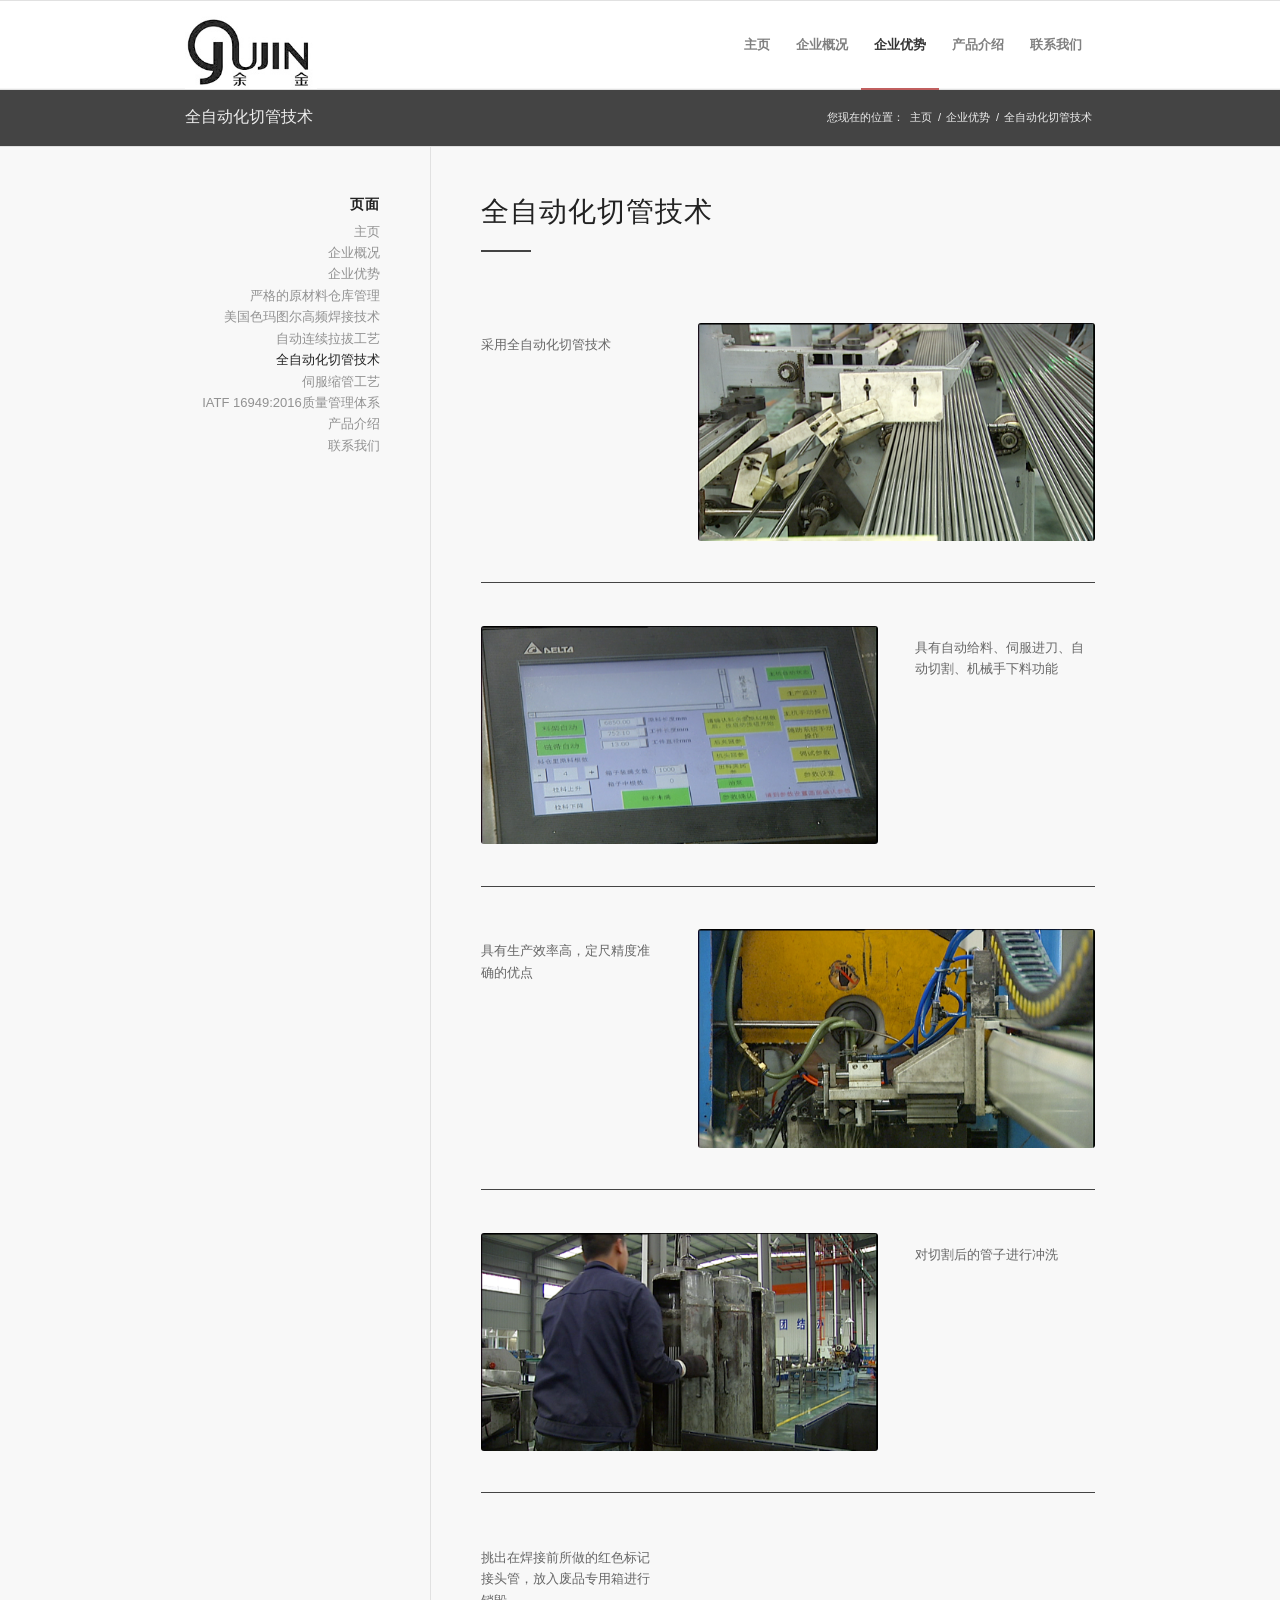
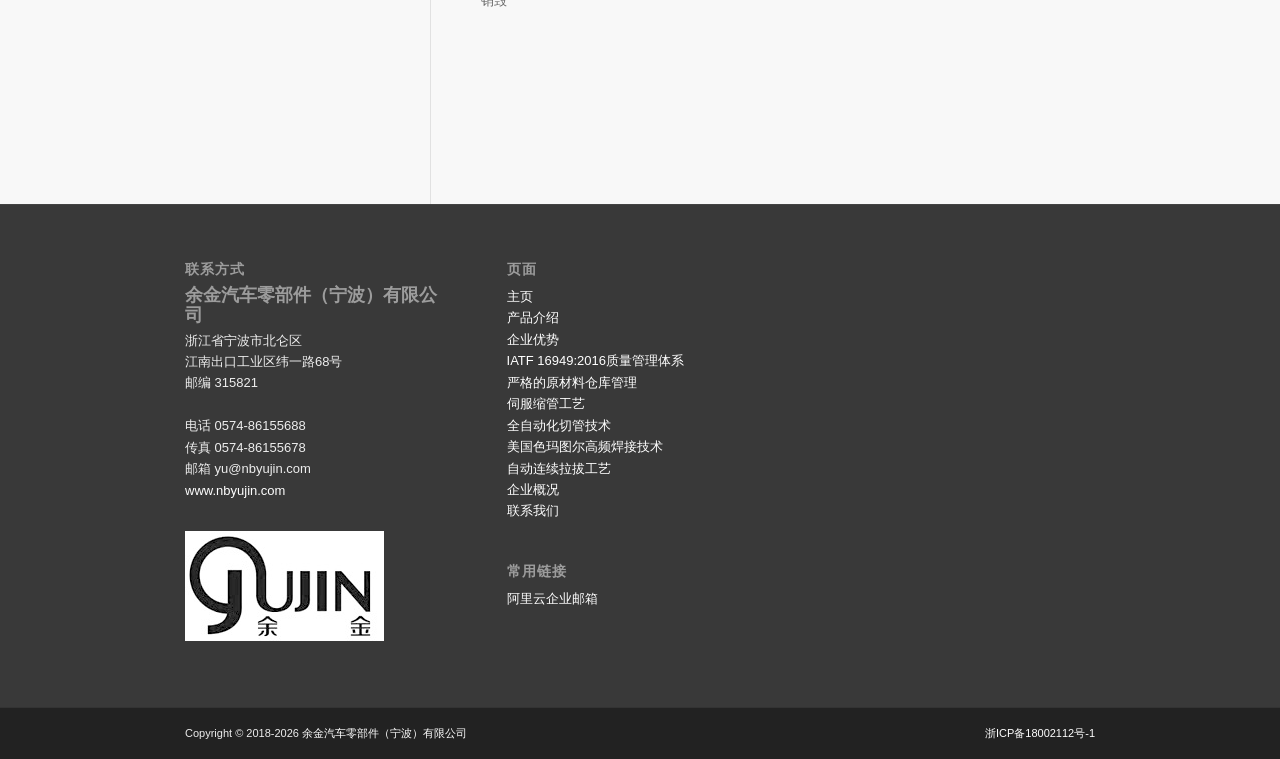
<file: nbyujin.com/advantages-qiege.html>
<!DOCTYPE html>
<html lang="zh-CN" class="html_stretched fixed_layout av-preloader-disabled av-default-lightbox  html_header_top html_logo_left html_main_nav_header html_menu_right html_slim html_header_sticky html_header_shrinking html_mobile_menu_phone html_content_align_center html_header_unstick_top_disabled html_header_stretch_disabled html_elegant-blog html_av-overlay-side html_av-overlay-side-classic html_av-submenu-noclone html_entry_id_138 av-no-preview html_text_menu_active  avia_desktop  js_active  avia_transform  avia_transform3d  avia_transform  avia_transform3d  avia-webkit avia-webkit-131 avia-chrome avia-chrome-131 avia-mac"><head><meta http-equiv="Content-Type" content="text/html; charset=UTF-8">

<meta name="robots" content="index, follow">


<!-- mobile setting -->


<!-- Scripts/CSS and wp_head hook -->
<title>全自动化切管技术 – 余金汽车零部件（宁波）有限公司</title>
    <link rel="icon" type="image/jpeg" href="./statics/shared/logo-black.jpg">

<!-- google webfont font replacement -->
<link rel="stylesheet" id="avia-google-webfont" href="./statics/shared/css" type="text/css" media="all">
<link rel="stylesheet" id="avia-grid-css" href="./statics/shared/grid.css" type="text/css" media="all">
<link rel="stylesheet" id="avia-base-css" href="./statics/shared/base.css" type="text/css" media="all">
<link rel="stylesheet" id="avia-layout-css" href="./statics/shared/layout.css" type="text/css" media="all">
<link rel="stylesheet" id="avia-scs-css" href="./statics/shared/shortcodes.css" type="text/css" media="all">
<link rel="stylesheet" id="avia-popup-css-css" href="./statics/shared/magnific-popup.css" type="text/css" media="screen">
<link rel="stylesheet" id="avia-print-css" href="./statics/shared/print.css" type="text/css" media="print">
<link rel="stylesheet" id="avia-dynamic-css" href="./statics/shared/enfold.css" type="text/css" media="all">
<link rel="stylesheet" id="avia-custom-css" href="./statics/shared/custom.css" type="text/css" media="all">
<script type="text/javascript" src="./statics/shared/jquery.js"></script>
<script type="text/javascript" src="./statics/shared/jquery-migrate.min.js"></script>
    <script type="text/javascript" src="./statics/shared/avia-compat.js"></script>
<link rel="stylesheet" href="./statics/shared/fontawesome-compat.css" type="text/css" media="all">
  </head>




<body id="top" class="page-template-default page page-id-138 page-child parent-pageid-25 stretched open_sans " itemscope="itemscope" itemtype="https://schema.org/WebPage">

	
	<div id="wrap_all">

	
<header id="header" class="all_colors header_color light_bg_color av_header_top av_logo_left av_main_nav_header av_menu_right av_slim av_header_sticky av_header_shrinking av_header_stretch_disabled av_mobile_menu_phone av_header_unstick_top_disabled av_bottom_nav_disabled av_header_border_disabled" role="banner" itemscope="itemscope" itemtype="https://schema.org/WPHeader">

		<div id="header_main" class="container_wrap container_wrap_logo">
	
        <div class="container av-logo-container" style="height: 88px; line-height: 88px;"><div class="inner-container"><span class="logo"><a href="./index.html" style="max-height: 88px;"><img height="100" width="300" src="./statics/shared/logo-black.jpg" alt="余金汽车零部件（宁波）有限公司" style="max-height: 88px;"></a></span><nav class="main_menu" data-selectname="Select a page" role="navigation" itemscope="itemscope" itemtype="https://schema.org/SiteNavigationElement"><div class="avia-menu av-main-nav-wrap"><ul id="avia-menu" class="menu av-main-nav"><li id="menu-item-251" class="menu-item menu-item-type-post_type menu-item-object-page menu-item-home menu-item-top-level menu-item-top-level-1"><a href="./index.html" itemprop="url" style="height: 88px; line-height: 88px;"><span class="avia-bullet"></span><span class="avia-menu-text">主页</span><span class="avia-menu-fx"><span class="avia-arrow-wrap"><span class="avia-arrow"></span></span></span></a></li>
<li id="menu-item-254" class="menu-item menu-item-type-post_type menu-item-object-page menu-item-top-level menu-item-top-level-2"><a href="./about.html" itemprop="url" style="height: 88px; line-height: 88px;"><span class="avia-bullet"></span><span class="avia-menu-text">企业概况</span><span class="avia-menu-fx"><span class="avia-arrow-wrap"><span class="avia-arrow"></span></span></span></a></li>
<li id="menu-item-256" class="menu-item menu-item-type-post_type menu-item-object-page current-page-ancestor current-menu-ancestor current-menu-parent current-page-parent current_page_parent current_page_ancestor menu-item-has-children menu-item-top-level menu-item-top-level-3 active-parent-item dropdown_ul_available current-menu-item"><a href="./advantages.html" itemprop="url" style="height: 88px; line-height: 88px;"><span class="avia-bullet"></span><span class="avia-menu-text">企业优势</span><span class="avia-menu-fx"><span class="avia-arrow-wrap"><span class="avia-arrow"></span></span></span><span class="dropdown_available"></span></a>


<ul class="sub-menu" style="display: block; opacity: 0; visibility: hidden;">
	<li id="menu-item-250" class="menu-item menu-item-type-post_type menu-item-object-page"><a href="./advantages-yuanliao.html" itemprop="url"><span class="avia-bullet"></span><span class="avia-menu-text">严格的原材料仓库管理</span></a></li>
	<li id="menu-item-257" class="menu-item menu-item-type-post_type menu-item-object-page"><a href="./advantages-hanjie.html" itemprop="url"><span class="avia-bullet"></span><span class="avia-menu-text">美国色玛图尔高频焊接技术</span></a></li>
	<li id="menu-item-249" class="menu-item menu-item-type-post_type menu-item-object-page"><a href="./advantages-laba.html" itemprop="url"><span class="avia-bullet"></span><span class="avia-menu-text">自动连续拉拔工艺</span></a></li>
	<li id="menu-item-260" class="menu-item menu-item-type-post_type menu-item-object-page page_item page-item-138 current_page_item current-menu-item"><a href="./advantages-qiege.html#top" itemprop="url"><span class="avia-bullet"></span><span class="avia-menu-text">全自动化切管技术</span></a></li>
	<li id="menu-item-258" class="menu-item menu-item-type-post_type menu-item-object-page"><a href="./advantages-suoguan.html" itemprop="url"><span class="avia-bullet"></span><span class="avia-menu-text">伺服缩管工艺</span></a></li>
	<li id="menu-item-259" class="menu-item menu-item-type-post_type menu-item-object-page"><a href="./advantages-qa.html" itemprop="url"><span class="avia-bullet"></span><span class="avia-menu-text">IATF 16949:2016质量管理体系</span></a></li>
</ul>
</li>
<li id="menu-item-279" class="menu-item menu-item-type-post_type menu-item-object-page menu-item-top-level menu-item-top-level-4"><a href="./product.html" itemprop="url" style="height: 88px; line-height: 88px;"><span class="avia-bullet"></span><span class="avia-menu-text">产品介绍</span><span class="avia-menu-fx"><span class="avia-arrow-wrap"><span class="avia-arrow"></span></span></span></a></li>
<li id="menu-item-252" class="menu-item menu-item-type-post_type menu-item-object-page menu-item-top-level menu-item-top-level-5"><a href="./contact.html" itemprop="url" style="height: 88px; line-height: 88px;"><span class="avia-bullet"></span><span class="avia-menu-text">联系我们</span><span class="avia-menu-fx"><span class="avia-arrow-wrap"><span class="avia-arrow"></span></span></span></a></li><li class="av-burger-menu-main menu-item-avia-special ">
	        			<a href="./advantages-qiege.html#" style="height: 88px; line-height: 88px;">
							<span class="av-hamburger av-hamburger--spin av-js-hamburger">
					        <span class="av-hamburger-box">
						          <span class="av-hamburger-inner"></span>
						          <strong>Menu</strong>
					        </span>
							</span>
						</a>
	        		   </li></ul></div></nav></div> </div> 
		<!-- end container_wrap-->
		</div>
		
		<div class="header_bg"></div>

<!-- end header -->
</header>
		
	<div id="main" class="all_colors" data-scroll-offset="88">

	<div class="stretch_full container_wrap alternate_color dark_bg_color title_container"><div class="container"><h1 class="main-title entry-title"><a href="./advantages-qiege.html" rel="bookmark" title="Permanent Link: 全自动化切管技术" itemprop="headline">全自动化切管技术</a></h1><div class="breadcrumb breadcrumbs avia-breadcrumbs"><div class="breadcrumb-trail" xmlns:v="https://rdf.data-vocabulary.org/#"><span class="trail-before"><span class="breadcrumb-title">您现在的位置：</span></span> <a href="./index.html" title="余金汽车零部件（宁波）有限公司" rel="home" class="trail-begin">主页</a> <span class="sep">/</span> <span><a rel="v:url" property="v:title" href="./advantages.html" title="企业优势">企业优势</a></span> <span class="sep">/</span> <span class="trail-end">全自动化切管技术</span></div></div></div></div><div class="main_color container_wrap_first container_wrap sidebar_left"><div class="container"><main role="main" itemprop="mainContentOfPage" class="template-page content  av-content-small units"><div class="post-entry post-entry-type-page post-entry-138"><div class="entry-content-wrapper clearfix"><div class="flex_column av_one_full  av-animated-generic bottom-to-top  flex_column_div av-zero-column-padding first  avia-builder-el-0  el_before_av_one_third  avia-builder-el-first   avia_start_animation avia_start_delayed_animation" style="margin-top:0px; margin-bottom:0px; border-radius:0px; "><div style="padding-bottom:0px;" class="av-special-heading av-special-heading-h2  blockquote modern-quote  avia-builder-el-1  el_before_av_hr  avia-builder-el-first  "><h2 class="av-special-heading-tag " itemprop="headline">全自动化切管技术</h2><div class="special-heading-border"><div class="special-heading-inner-border"></div></div></div>
<div style=" margin-top:10px; margin-bottom:10px;" class="hr hr-custom hr-left hr-icon-no   avia-builder-el-2  el_after_av_heading  avia-builder-el-last "><span class="hr-inner   inner-border-av-border-fat" style=" width:50px; border-color:#3478aa;"><span class="hr-inner-style"></span></span></div></div><div class="flex_column av_one_third  av-animated-generic bottom-to-top  flex_column_div av-zero-column-padding first  avia-builder-el-3  el_after_av_one_full  el_before_av_two_third  column-top-margin avia_start_animation avia_start_delayed_animation" style="border-radius:0px; "><section class="av_textblock_section " itemscope="itemscope" itemtype="https://schema.org/CreativeWork"><div class="avia_textblock  " itemprop="text"><p>采用全自动化切管技术</p>
</div></section></div><div class="flex_column av_two_third  av-animated-generic bottom-to-top  flex_column_div av-zero-column-padding   avia-builder-el-5  el_after_av_one_third  el_before_av_hr  column-top-margin avia_start_animation avia_start_delayed_animation" style="border-radius:0px; "><div class="avia-image-container  av-styling-    avia-builder-el-6  avia-builder-el-no-sibling  avia-align-center " itemscope="itemscope" itemtype="https://schema.org/ImageObject"><div class="avia-image-container-inner"><img class="avia_image " src="./statics/advantages-qiege/header-4-zidongqiegegongyi-2.png" alt="" title="header-4-zidongqiegegongyi-2" itemprop="thumbnailUrl"></div></div></div><p></p>
<div class="hr hr-default   avia-builder-el-7  el_after_av_two_third  el_before_av_two_third "><span class="hr-inner "><span class="hr-inner-style"></span></span></div>
<div class="flex_column av_two_third  av-animated-generic bottom-to-top  flex_column_div av-zero-column-padding first  avia-builder-el-8  el_after_av_hr  el_before_av_one_third   avia_start_animation avia_start_delayed_animation" style="border-radius:0px; "><div class="avia-image-container  av-styling-    avia-builder-el-9  avia-builder-el-no-sibling  avia-align-center " itemscope="itemscope" itemtype="https://schema.org/ImageObject"><div class="avia-image-container-inner"><img class="avia_image " src="./statics/advantages-qiege/header-4-zidongqiegegongyi-3.png" alt="" title="header-4-zidongqiegegongyi-3" itemprop="thumbnailUrl"></div></div></div>
<div class="flex_column av_one_third  av-animated-generic bottom-to-top  flex_column_div av-zero-column-padding   avia-builder-el-10  el_after_av_two_third  el_before_av_hr   avia_start_animation avia_start_delayed_animation" style="border-radius:0px; "><section class="av_textblock_section " itemscope="itemscope" itemtype="https://schema.org/CreativeWork"><div class="avia_textblock  " itemprop="text"><p>具有自动给料、伺服进刀、自动切割、机械手下料功能</p>
</div></section></div>
<div class="hr hr-default   avia-builder-el-12  el_after_av_one_third  el_before_av_one_third "><span class="hr-inner "><span class="hr-inner-style"></span></span></div>
<div class="flex_column av_one_third  av-animated-generic bottom-to-top  flex_column_div av-zero-column-padding first  avia-builder-el-13  el_after_av_hr  el_before_av_two_third  " style="border-radius:0px; "><section class="av_textblock_section " itemscope="itemscope" itemtype="https://schema.org/CreativeWork"><div class="avia_textblock  " itemprop="text"><p>具有生产效率高，定尺精度准确的优点</p>
</div></section></div>
<div class="flex_column av_two_third  av-animated-generic bottom-to-top  flex_column_div av-zero-column-padding   avia-builder-el-15  el_after_av_one_third  el_before_av_hr  " style="border-radius:0px; "><div class="avia-image-container  av-styling-    avia-builder-el-16  avia-builder-el-no-sibling  avia-align-center " itemscope="itemscope" itemtype="https://schema.org/ImageObject"><div class="avia-image-container-inner"><img class="avia_image " src="./statics/advantages-qiege/header-4-zidongqiegegongyi-5-1.png" alt="" title="header-4-zidongqiegegongyi-5" itemprop="thumbnailUrl"></div></div></div>
<div class="hr hr-default   avia-builder-el-17  el_after_av_two_third  el_before_av_two_third "><span class="hr-inner "><span class="hr-inner-style"></span></span></div>
<div class="flex_column av_two_third  av-animated-generic bottom-to-top  flex_column_div av-zero-column-padding first  avia-builder-el-18  el_after_av_hr  el_before_av_one_third  " style="border-radius:0px; "><div class="avia-image-container  av-styling-    avia-builder-el-19  avia-builder-el-no-sibling  avia-align-center " itemscope="itemscope" itemtype="https://schema.org/ImageObject"><div class="avia-image-container-inner"><img class="avia_image " src="./statics/advantages-qiege/header-4-zidongqiegegongyi-7-1.png" alt="" title="header-4-zidongqiegegongyi-7" itemprop="thumbnailUrl"></div></div></div>
<div class="flex_column av_one_third  av-animated-generic bottom-to-top  flex_column_div av-zero-column-padding   avia-builder-el-20  el_after_av_two_third  el_before_av_hr  " style="border-radius:0px; "><section class="av_textblock_section " itemscope="itemscope" itemtype="https://schema.org/CreativeWork"><div class="avia_textblock  " itemprop="text"><p>对切割后的管子进行冲洗</p>
</div></section></div>
<div class="hr hr-default   avia-builder-el-22  el_after_av_one_third  el_before_av_one_third "><span class="hr-inner "><span class="hr-inner-style"></span></span></div>
<div class="flex_column av_one_third  av-animated-generic bottom-to-top  flex_column_div av-zero-column-padding first  avia-builder-el-23  el_after_av_hr  el_before_av_two_third  " style="border-radius:0px; "><section class="av_textblock_section " itemscope="itemscope" itemtype="https://schema.org/CreativeWork"><div class="avia_textblock  " itemprop="text"><p>挑出在焊接前所做的红色标记接头管，放入废品专用箱进行销毁</p>
</div></section></div>
<div class="flex_column av_two_third  av-animated-generic bottom-to-top  flex_column_div av-zero-column-padding   avia-builder-el-25  el_after_av_one_third  avia-builder-el-last  " style="border-radius:0px; "><div class="avia-image-container  av-styling-    avia-builder-el-26  avia-builder-el-no-sibling  avia-align-center " itemscope="itemscope" itemtype="https://schema.org/ImageObject"><div class="avia-image-container-inner"><img class="avia_image " src="./statics/advantages-qiege/header-4-zidongqiegegongyi-8.png" alt="" title="header-4-zidongqiegegongyi-8" itemprop="thumbnailUrl"></div></div></div>
</div></div></main><!-- close content main element --> <!-- section close by builder template --><aside class="sidebar sidebar_left  alpha units" role="complementary" itemscope="itemscope" itemtype="https://schema.org/WPSideBar"><div class="inner_sidebar extralight-border"><section id="pages-4" class="widget clearfix widget_pages"><h3 class="widgettitle">页面</h3>		<ul>
			<li class="page_item page-item-19"><a href="./index.html">主页</a></li>
<li class="page_item page-item-31"><a href="./about.html">企业概况</a></li>
<li class="page_item page-item-25 page_item_has_children current_page_ancestor current_page_parent"><a href="./advantages.html">企业优势</a>
<ul class="children">
	<li class="page_item page-item-113"><a href="./advantages-yuanliao.html">严格的原材料仓库管理</a></li>
	<li class="page_item page-item-144"><a href="./advantages-hanjie.html">美国色玛图尔高频焊接技术</a></li>
	<li class="page_item page-item-135"><a href="./advantages-laba.html">自动连续拉拔工艺</a></li>
	<li class="page_item page-item-138 current_page_item"><a href="./advantages-qiege.html" aria-current="page">全自动化切管技术</a></li>
	<li class="page_item page-item-142"><a href="./advantages-suoguan.html">伺服缩管工艺</a></li>
	<li class="page_item page-item-140"><a href="./advantages-qa.html">IATF 16949:2016质量管理体系</a></li>
</ul>
</li>
<li class="page_item page-item-272"><a href="./product.html">产品介绍</a></li>
<li class="page_item page-item-23"><a href="./contact.html">联系我们</a></li>
		</ul>
			<span class="seperator extralight-border"></span></section></div></aside>		</div><!--end builder template--></div><!-- close default .container_wrap element -->						<div class="container_wrap footer_color" id="footer">

					<div class="container">

						<div class="flex_column av_one_third  first el_before_av_one_third"><section id="custom_html-2" class="widget_text widget clearfix widget_custom_html"><h3 class="widgettitle">联系方式</h3><div class="textwidget custom-html-widget"><h4>
余金汽车零部件（宁波）有限公司
</h4>
浙江省宁波市北仑区<br>
江南出口工业区纬一路68号<br>
邮编  315821<br><br>
电话  0574-86155688<br>
传真  0574-86155678<br>
邮箱  yu@nbyujin.com<br>
<a href="./index.html">www.nbyujin.com</a></div><span class="seperator extralight-border"></span></section><section id="media_image-2" class="widget clearfix widget_media_image"><img width="199" height="110" src="./statics/shared/logo-black.jpg" class="image wp-image-640  attachment-full size-full" alt="" style="max-width: 100%; height: auto;"><span class="seperator extralight-border"></span></section></div><div class="flex_column av_one_third  el_after_av_one_third  el_before_av_one_third "><section id="pages-2" class="widget clearfix widget_pages"><h3 class="widgettitle">页面</h3>		<ul>
			<li class="page_item page-item-19"><a href="./index.html">主页</a></li>
<li class="page_item page-item-272"><a href="./product.html">产品介绍</a></li>
<li class="page_item page-item-25 page_item_has_children current_page_ancestor current_page_parent"><a href="./advantages.html">企业优势</a>
<ul class="children">
	<li class="page_item page-item-140"><a href="./advantages-qa.html">IATF 16949:2016质量管理体系</a></li>
	<li class="page_item page-item-113"><a href="./advantages-yuanliao.html">严格的原材料仓库管理</a></li>
	<li class="page_item page-item-142"><a href="./advantages-suoguan.html">伺服缩管工艺</a></li>
	<li class="page_item page-item-138 current_page_item"><a href="./advantages-qiege.html" aria-current="page">全自动化切管技术</a></li>
	<li class="page_item page-item-144"><a href="./advantages-hanjie.html">美国色玛图尔高频焊接技术</a></li>
	<li class="page_item page-item-135"><a href="./advantages-laba.html">自动连续拉拔工艺</a></li>
</ul>
</li>
<li class="page_item page-item-31"><a href="./about.html">企业概况</a></li>
<li class="page_item page-item-23"><a href="./contact.html">联系我们</a></li>
		</ul>
			<span class="seperator extralight-border"></span></section><section id="custom_html-3" class="widget_text widget clearfix widget_custom_html"><h3 class="widgettitle">常用链接</h3><div class="textwidget custom-html-widget"><ul>
<li><a href="https://qiye.aliyun.com/?lang=zh_CN" target="_blank">阿里云企业邮箱</a></li>
</ul></div><span class="seperator extralight-border"></span></section></div><div class="flex_column av_one_third  el_after_av_one_third  el_before_av_one_third "></div>

					</div>


				<!-- ####### END FOOTER CONTAINER ####### -->
				</div>

	


			

			
				<footer class="container_wrap socket_color" id="socket" role="contentinfo" itemscope="itemscope" itemtype="https://schema.org/WPFooter">
                    <div class="container">

						<span class="copyright"> Copyright © 2018-<span class="copyright-end-year">2025</span> <a href="./index.html">余金汽车零部件（宁波）有限公司</a></span><a href="https://beian.miit.gov.cn/" rel="external nofollow" target="_blank"><span class="copyright" style="float: right">浙ICP备18002112号-1</span></a>

                        
                    </div>

	            <!-- ####### END SOCKET CONTAINER ####### -->
				</footer>


					<!-- end main -->
		</div>
		
		<!-- end wrap_all --></div>


 <script type="text/javascript">
 /* <![CDATA[ */  
var avia_framework_globals = avia_framework_globals || {};
    avia_framework_globals.ajaxurl = '';
/* ]]> */ 
</script>
 
 <script type="text/javascript" src="./statics/shared/avia.js"></script>
<script type="text/javascript" src="./statics/shared/shortcodes.js"></script>
<script type="text/javascript" src="./statics/shared/jquery.magnific-popup.min.js"></script>
<a href="./advantages-qiege.html#top" title="Scroll to top" id="scroll-top-link" aria-hidden="true" data-av_icon="" data-av_iconfont="entypo-fontello"><span class="avia_hidden_link_text">Scroll to top</span></a>

<div id="fb-root"></div>






<script>document.querySelectorAll(".copyright-end-year").forEach(e=>e.textContent=new Date().getFullYear());</script></body></html>
</file>
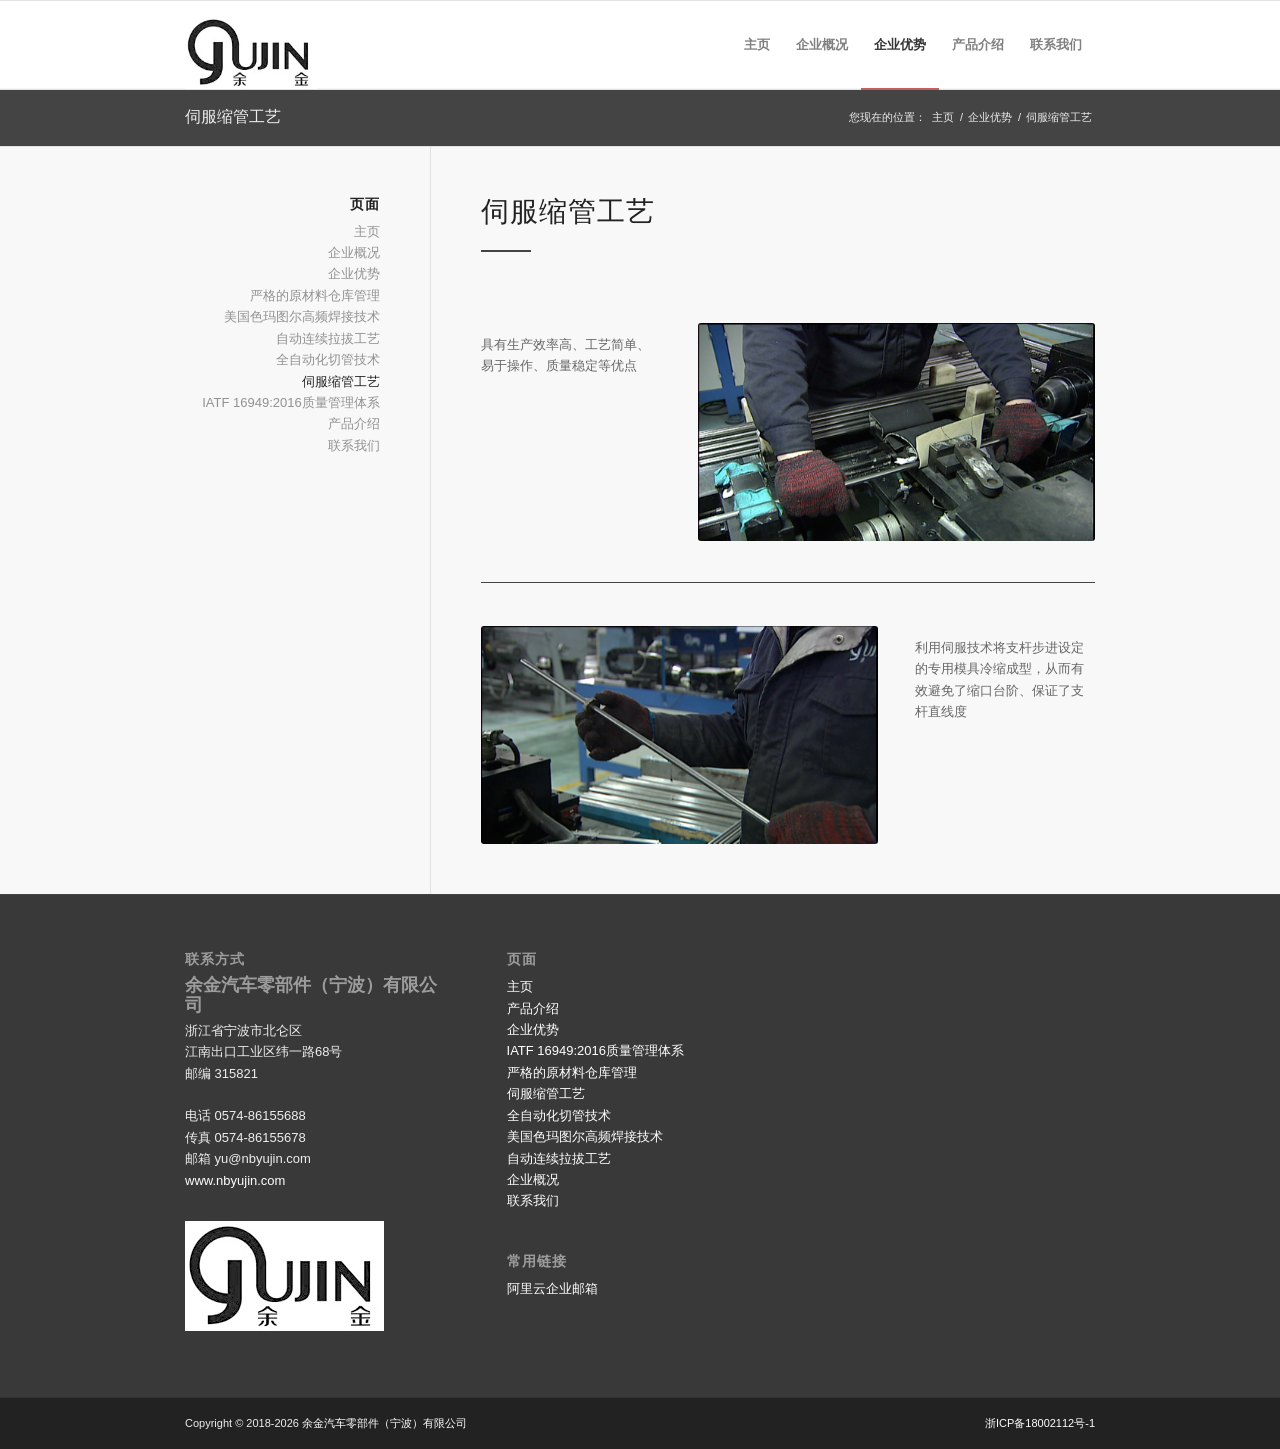
<file: nbyujin.com/advantages-suoguan.html>
<!DOCTYPE html>
<html
  lang="zh-CN"
  class="html_stretched fixed_layout av-preloader-disabled av-default-lightbox html_header_top html_logo_left html_main_nav_header html_menu_right html_slim html_header_sticky html_header_shrinking html_mobile_menu_phone html_content_align_center html_header_unstick_top_disabled html_header_stretch_disabled html_elegant-blog html_av-overlay-side html_av-overlay-side-classic html_av-submenu-noclone html_entry_id_142 av-no-preview html_text_menu_active avia_desktop js_active avia_transform avia_transform3d avia_transform avia_transform3d avia-webkit avia-webkit-131 avia-chrome avia-chrome-131 avia-mac"
>
  <head>
    <meta http-equiv="Content-Type" content="text/html; charset=UTF-8" />

    <meta name="robots" content="index, follow" />

    <!-- mobile setting -->

    <!-- Scripts/CSS and wp_head hook -->
    <title>伺服缩管工艺 – 余金汽车零部件（宁波）有限公司</title>
    <link rel="icon" type="image/jpeg" href="./statics/shared/logo-black.jpg">

    <!-- google webfont font replacement -->
    <link
      rel="stylesheet"
      id="avia-google-webfont"
      href="./statics/shared/css"
      type="text/css"
      media="all"
    />
    <link
      rel="stylesheet"
      id="avia-grid-css"
      href="./statics/shared/grid.css"
      type="text/css"
      media="all"
    />
    <link
      rel="stylesheet"
      id="avia-base-css"
      href="./statics/shared/base.css"
      type="text/css"
      media="all"
    />
    <link
      rel="stylesheet"
      id="avia-layout-css"
      href="./statics/shared/layout.css"
      type="text/css"
      media="all"
    />
    <link
      rel="stylesheet"
      id="avia-scs-css"
      href="./statics/shared/shortcodes.css"
      type="text/css"
      media="all"
    />
    <link
      rel="stylesheet"
      id="avia-popup-css-css"
      href="./statics/shared/magnific-popup.css"
      type="text/css"
      media="screen"
    />
    <link
      rel="stylesheet"
      id="avia-print-css"
      href="./statics/shared/print.css"
      type="text/css"
      media="print"
    />
    <link
      rel="stylesheet"
      id="avia-dynamic-css"
      href="./statics/shared/enfold.css"
      type="text/css"
      media="all"
    />
    <link
      rel="stylesheet"
      id="avia-custom-css"
      href="./statics/shared/custom.css"
      type="text/css"
      media="all"
    />
    <script
      type="text/javascript"
      src="./statics/shared/jquery.js"
    ></script>
    <script
      type="text/javascript"
      src="./statics/shared/jquery-migrate.min.js"
    ></script>
    <script type="text/javascript" src="./statics/shared/avia-compat.js"></script>
    <link rel="stylesheet" href="./statics/shared/fontawesome-compat.css" type="text/css" media="all">
  </head>

  <body
    id="top"
    class="page-template-default page page-id-142 page-child parent-pageid-25 stretched open_sans"
    itemscope="itemscope"
    itemtype="https://schema.org/WebPage"
  >
    <div id="wrap_all">
      <header
        id="header"
        class="all_colors header_color light_bg_color av_header_top av_logo_left av_main_nav_header av_menu_right av_slim av_header_sticky av_header_shrinking av_header_stretch_disabled av_mobile_menu_phone av_header_unstick_top_disabled av_bottom_nav_disabled av_header_border_disabled"
        role="banner"
        itemscope="itemscope"
        itemtype="https://schema.org/WPHeader"
      >
        <div id="header_main" class="container_wrap container_wrap_logo">
          <div
            class="container av-logo-container"
            style="height: 88px; line-height: 88px"
          >
            <div class="inner-container">
              <span class="logo"
                ><a href="./index.html" style="max-height: 88px"
                  ><img
                    height="100"
                    width="300"
                    src="./statics/shared/logo-black.jpg"
                    alt="余金汽车零部件（宁波）有限公司"
                    style="max-height: 88px" /></a
              ></span>
              <nav
                class="main_menu"
                data-selectname="Select a page"
                role="navigation"
                itemscope="itemscope"
                itemtype="https://schema.org/SiteNavigationElement"
              >
                <div class="avia-menu av-main-nav-wrap">
                  <ul id="avia-menu" class="menu av-main-nav">
                    <li
                      id="menu-item-251"
                      class="menu-item menu-item-type-post_type menu-item-object-page menu-item-home menu-item-top-level menu-item-top-level-1"
                    >
                      <a
                        href="./index.html"
                        itemprop="url"
                        style="height: 88px; line-height: 88px"
                        ><span class="avia-bullet"></span
                        ><span class="avia-menu-text">主页</span
                        ><span class="avia-menu-fx"
                          ><span class="avia-arrow-wrap"
                            ><span class="avia-arrow"></span></span></span
                      ></a>
                    </li>
                    <li
                      id="menu-item-254"
                      class="menu-item menu-item-type-post_type menu-item-object-page menu-item-top-level menu-item-top-level-2"
                    >
                      <a
                        href="./about.html"
                        itemprop="url"
                        style="height: 88px; line-height: 88px"
                        ><span class="avia-bullet"></span
                        ><span class="avia-menu-text">企业概况</span
                        ><span class="avia-menu-fx"
                          ><span class="avia-arrow-wrap"
                            ><span class="avia-arrow"></span></span></span
                      ></a>
                    </li>
                    <li
                      id="menu-item-256"
                      class="menu-item menu-item-type-post_type menu-item-object-page current-page-ancestor current-menu-ancestor current-menu-parent current-page-parent current_page_parent current_page_ancestor menu-item-has-children menu-item-top-level menu-item-top-level-3 active-parent-item dropdown_ul_available current-menu-item"
                    >
                      <a
                        href="./advantages.html"
                        itemprop="url"
                        style="height: 88px; line-height: 88px"
                        ><span class="avia-bullet"></span
                        ><span class="avia-menu-text">企业优势</span
                        ><span class="avia-menu-fx"
                          ><span class="avia-arrow-wrap"
                            ><span class="avia-arrow"></span></span></span
                        ><span class="dropdown_available"></span
                      ></a>

                      <ul
                        class="sub-menu"
                        style="display: block; opacity: 0; visibility: hidden"
                      >
                        <li
                          id="menu-item-250"
                          class="menu-item menu-item-type-post_type menu-item-object-page"
                        >
                          <a href="advantages-yuanliao.html" itemprop="url"
                            ><span class="avia-bullet"></span
                            ><span class="avia-menu-text"
                              >严格的原材料仓库管理</span
                            ></a
                          >
                        </li>
                        <li
                          id="menu-item-257"
                          class="menu-item menu-item-type-post_type menu-item-object-page"
                        >
                          <a href="advantages-hanjie.html" itemprop="url"
                            ><span class="avia-bullet"></span
                            ><span class="avia-menu-text"
                              >美国色玛图尔高频焊接技术</span
                            ></a
                          >
                        </li>
                        <li
                          id="menu-item-249"
                          class="menu-item menu-item-type-post_type menu-item-object-page"
                        >
                          <a href="advantages-laba.html" itemprop="url"
                            ><span class="avia-bullet"></span
                            ><span class="avia-menu-text"
                              >自动连续拉拔工艺</span
                            ></a
                          >
                        </li>
                        <li
                          id="menu-item-260"
                          class="menu-item menu-item-type-post_type menu-item-object-page"
                        >
                          <a href="advantages-qiege.html" itemprop="url"
                            ><span class="avia-bullet"></span
                            ><span class="avia-menu-text"
                              >全自动化切管技术</span
                            ></a
                          >
                        </li>
                        <li
                          id="menu-item-258"
                          class="menu-item menu-item-type-post_type menu-item-object-page page_item page-item-142 current_page_item current-menu-item"
                        >
                          <a href="advantages-suoguan.html#top" itemprop="url"
                            ><span class="avia-bullet"></span
                            ><span class="avia-menu-text">伺服缩管工艺</span></a
                          >
                        </li>
                        <li
                          id="menu-item-259"
                          class="menu-item menu-item-type-post_type menu-item-object-page"
                        >
                          <a href="advantages-qa.html" itemprop="url"
                            ><span class="avia-bullet"></span
                            ><span class="avia-menu-text"
                              >IATF 16949:2016质量管理体系</span
                            ></a
                          >
                        </li>
                      </ul>
                    </li>
                    <li
                      id="menu-item-279"
                      class="menu-item menu-item-type-post_type menu-item-object-page menu-item-top-level menu-item-top-level-4"
                    >
                      <a
                        href="./product.html"
                        itemprop="url"
                        style="height: 88px; line-height: 88px"
                        ><span class="avia-bullet"></span
                        ><span class="avia-menu-text">产品介绍</span
                        ><span class="avia-menu-fx"
                          ><span class="avia-arrow-wrap"
                            ><span class="avia-arrow"></span></span></span
                      ></a>
                    </li>
                    <li
                      id="menu-item-252"
                      class="menu-item menu-item-type-post_type menu-item-object-page menu-item-top-level menu-item-top-level-5"
                    >
                      <a
                        href="./contact.html"
                        itemprop="url"
                        style="height: 88px; line-height: 88px"
                        ><span class="avia-bullet"></span
                        ><span class="avia-menu-text">联系我们</span
                        ><span class="avia-menu-fx"
                          ><span class="avia-arrow-wrap"
                            ><span class="avia-arrow"></span></span></span
                      ></a>
                    </li>
                    <li class="av-burger-menu-main menu-item-avia-special">
                      <a
                        href="advantages-suoguan.html#"
                        style="height: 88px; line-height: 88px"
                      >
                        <span
                          class="av-hamburger av-hamburger--spin av-js-hamburger"
                        >
                          <span class="av-hamburger-box">
                            <span class="av-hamburger-inner"></span>
                            <strong>Menu</strong>
                          </span>
                        </span>
                      </a>
                    </li>
                  </ul>
                </div>
              </nav>
            </div>
          </div>
          <!-- end container_wrap-->
        </div>

        <div class="header_bg"></div>

        <!-- end header -->
      </header>

      <div id="main" class="all_colors" data-scroll-offset="88">
        <div
          class="stretch_full container_wrap alternate_color dark_bg_color title_container"
        >
          <div class="container">
            <h1 class="main-title entry-title">
              <a
                href="advantages-suoguan.html"
                rel="bookmark"
                title="Permanent Link: 伺服缩管工艺"
                itemprop="headline"
                >伺服缩管工艺</a
              >
            </h1>
            <div class="breadcrumb breadcrumbs avia-breadcrumbs">
              <div
                class="breadcrumb-trail"
                xmlns:v="https://rdf.data-vocabulary.org/#"
              >
                <span class="trail-before"
                  ><span class="breadcrumb-title">您现在的位置：</span></span
                >
                <a
                  href="./index.html"
                  title="余金汽车零部件（宁波）有限公司"
                  rel="home"
                  class="trail-begin"
                  >主页</a
                >
                <span class="sep">/</span>
                <span
                  ><a
                    rel="v:url"
                    property="v:title"
                    href="./advantages.html"
                    title="企业优势"
                    >企业优势</a
                  ></span
                >
                <span class="sep">/</span>
                <span class="trail-end">伺服缩管工艺</span>
              </div>
            </div>
          </div>
        </div>
        <div
          class="main_color container_wrap_first container_wrap sidebar_left"
        >
          <div class="container">
            <main
              role="main"
              itemprop="mainContentOfPage"
              class="template-page content av-content-small units"
            >
              <div class="post-entry post-entry-type-page post-entry-142">
                <div class="entry-content-wrapper clearfix">
                  <div
                    class="flex_column av_one_full av-animated-generic bottom-to-top flex_column_div av-zero-column-padding first avia-builder-el-0 el_before_av_one_third avia-builder-el-first avia_start_animation avia_start_delayed_animation"
                    style="
                      margin-top: 0px;
                      margin-bottom: 0px;
                      border-radius: 0px;
                    "
                  >
                    <div
                      style="padding-bottom: 0px"
                      class="av-special-heading av-special-heading-h2 blockquote modern-quote avia-builder-el-1 el_before_av_hr avia-builder-el-first"
                    >
                      <h2 class="av-special-heading-tag" itemprop="headline">
                        伺服缩管工艺
                      </h2>
                      <div class="special-heading-border">
                        <div class="special-heading-inner-border"></div>
                      </div>
                    </div>
                    <div
                      style="margin-top: 10px; margin-bottom: 10px"
                      class="hr hr-custom hr-left hr-icon-no avia-builder-el-2 el_after_av_heading avia-builder-el-last"
                    >
                      <span
                        class="hr-inner inner-border-av-border-fat"
                        style="width: 50px; border-color: #3478aa"
                        ><span class="hr-inner-style"></span
                      ></span>
                    </div>
                  </div>
                  <div
                    class="flex_column av_one_third av-animated-generic bottom-to-top flex_column_div av-zero-column-padding first avia-builder-el-3 el_after_av_one_full el_before_av_two_third column-top-margin avia_start_animation avia_start_delayed_animation"
                    style="border-radius: 0px"
                  >
                    <section
                      class="av_textblock_section"
                      itemscope="itemscope"
                      itemtype="https://schema.org/CreativeWork"
                    >
                      <div class="avia_textblock" itemprop="text">
                        <p>
                          具有生产效率高、工艺简单、易于操作、质量稳定等优点
                        </p>
                      </div>
                    </section>
                  </div>
                  <div
                    class="flex_column av_two_third av-animated-generic bottom-to-top flex_column_div av-zero-column-padding avia-builder-el-5 el_after_av_one_third el_before_av_hr column-top-margin avia_start_animation avia_start_delayed_animation"
                    style="border-radius: 0px"
                  >
                    <div
                      class="avia-image-container av-styling- avia-builder-el-6 avia-builder-el-no-sibling avia-align-center"
                      itemscope="itemscope"
                      itemtype="https://schema.org/ImageObject"
                    >
                      <div class="avia-image-container-inner">
                        <img
                          class="avia_image"
                          src="./statics/advantages-suoguan/header-5-suoguangongyi-2.png"
                          alt=""
                          title="header-5-suoguangongyi-2"
                          itemprop="thumbnailUrl"
                        />
                      </div>
                    </div>
                  </div>
                  <div
                    class="hr hr-default avia-builder-el-7 el_after_av_two_third el_before_av_two_third"
                  >
                    <span class="hr-inner"
                      ><span class="hr-inner-style"></span
                    ></span>
                  </div>
                  <p></p>
                  <div
                    class="flex_column av_two_third av-animated-generic bottom-to-top flex_column_div av-zero-column-padding first avia-builder-el-8 el_after_av_hr el_before_av_one_third avia_start_animation avia_start_delayed_animation"
                    style="border-radius: 0px"
                  >
                    <div
                      class="avia-image-container av-styling- avia-builder-el-9 avia-builder-el-no-sibling avia-align-center"
                      itemscope="itemscope"
                      itemtype="https://schema.org/ImageObject"
                    >
                      <div class="avia-image-container-inner">
                        <img
                          class="avia_image"
                          src="./statics/advantages-suoguan/header-5-suoguangongyi-4.png"
                          alt=""
                          title="header-5-suoguangongyi-4"
                          itemprop="thumbnailUrl"
                        />
                      </div>
                    </div>
                  </div>
                  <div
                    class="flex_column av_one_third av-animated-generic bottom-to-top flex_column_div av-zero-column-padding avia-builder-el-10 el_after_av_two_third avia-builder-el-last avia_start_animation avia_start_delayed_animation"
                    style="border-radius: 0px"
                  >
                    <section
                      class="av_textblock_section"
                      itemscope="itemscope"
                      itemtype="https://schema.org/CreativeWork"
                    >
                      <div class="avia_textblock" itemprop="text">
                        <p>
                          利用伺服技术将支杆步进设定的专用模具冷缩成型，从而有效避免了缩口台阶、保证了支杆直线度
                        </p>
                      </div>
                    </section>
                  </div>
                  <p></p>
                </div>
              </div>
            </main>
            <!-- close content main element -->
            <!-- section close by builder template -->
            <aside
              class="sidebar sidebar_left alpha units"
              role="complementary"
              itemscope="itemscope"
              itemtype="https://schema.org/WPSideBar"
            >
              <div class="inner_sidebar extralight-border">
                <section id="pages-4" class="widget clearfix widget_pages">
                  <h3 class="widgettitle">页面</h3>
                  <ul>
                    <li class="page_item page-item-19">
                      <a href="./index.html">主页</a>
                    </li>
                    <li class="page_item page-item-31">
                      <a href="./about.html">企业概况</a>
                    </li>
                    <li
                      class="page_item page-item-25 page_item_has_children current_page_ancestor current_page_parent"
                    >
                      <a href="./advantages.html">企业优势</a>
                      <ul class="children">
                        <li class="page_item page-item-113">
                          <a href="advantages-yuanliao.html"
                            >严格的原材料仓库管理</a
                          >
                        </li>
                        <li class="page_item page-item-144">
                          <a href="advantages-hanjie.html"
                            >美国色玛图尔高频焊接技术</a
                          >
                        </li>
                        <li class="page_item page-item-135">
                          <a href="advantages-laba.html">自动连续拉拔工艺</a>
                        </li>
                        <li class="page_item page-item-138">
                          <a href="advantages-qiege.html">全自动化切管技术</a>
                        </li>
                        <li class="page_item page-item-142 current_page_item">
                          <a href="advantages-suoguan.html" aria-current="page"
                            >伺服缩管工艺</a
                          >
                        </li>
                        <li class="page_item page-item-140">
                          <a href="advantages-qa.html"
                            >IATF 16949:2016质量管理体系</a
                          >
                        </li>
                      </ul>
                    </li>
                    <li class="page_item page-item-272">
                      <a href="./product.html">产品介绍</a>
                    </li>
                    <li class="page_item page-item-23">
                      <a href="./contact.html">联系我们</a>
                    </li>
                  </ul>
                  <span class="seperator extralight-border"></span>
                </section>
              </div>
            </aside>
          </div>
          <!--end builder template-->
        </div>
        <!-- close default .container_wrap element -->
        <div class="container_wrap footer_color" id="footer">
          <div class="container">
            <div class="flex_column av_one_third first el_before_av_one_third">
              <section
                id="custom_html-2"
                class="widget_text widget clearfix widget_custom_html"
              >
                <h3 class="widgettitle">联系方式</h3>
                <div class="textwidget custom-html-widget">
                  <h4>余金汽车零部件（宁波）有限公司</h4>
                  浙江省宁波市北仑区<br />
                  江南出口工业区纬一路68号<br />
                  邮编 315821<br /><br />
                  电话 0574-86155688<br />
                  传真 0574-86155678<br />
                  邮箱 yu@nbyujin.com<br />
                  <a href="./index.html">www.nbyujin.com</a>
                </div>
                <span class="seperator extralight-border"></span>
              </section>
              <section
                id="media_image-2"
                class="widget clearfix widget_media_image"
              >
                <img
                  width="199"
                  height="110"
                  src="./statics/shared/logo-black.jpg"
                  class="image wp-image-640 attachment-full size-full"
                  alt=""
                  style="max-width: 100%; height: auto"
                /><span class="seperator extralight-border"></span>
              </section>
            </div>
            <div
              class="flex_column av_one_third el_after_av_one_third el_before_av_one_third"
            >
              <section id="pages-2" class="widget clearfix widget_pages">
                <h3 class="widgettitle">页面</h3>
                <ul>
                  <li class="page_item page-item-19">
                    <a href="./index.html">主页</a>
                  </li>
                  <li class="page_item page-item-272">
                    <a href="./product.html">产品介绍</a>
                  </li>
                  <li
                    class="page_item page-item-25 page_item_has_children current_page_ancestor current_page_parent"
                  >
                    <a href="./advantages.html">企业优势</a>
                    <ul class="children">
                      <li class="page_item page-item-140">
                        <a href="advantages-qa.html"
                          >IATF 16949:2016质量管理体系</a
                        >
                      </li>
                      <li class="page_item page-item-113">
                        <a href="advantages-yuanliao.html"
                          >严格的原材料仓库管理</a
                        >
                      </li>
                      <li class="page_item page-item-142 current_page_item">
                        <a href="advantages-suoguan.html" aria-current="page"
                          >伺服缩管工艺</a
                        >
                      </li>
                      <li class="page_item page-item-138">
                        <a href="advantages-qiege.html">全自动化切管技术</a>
                      </li>
                      <li class="page_item page-item-144">
                        <a href="advantages-hanjie.html"
                          >美国色玛图尔高频焊接技术</a
                        >
                      </li>
                      <li class="page_item page-item-135">
                        <a href="advantages-laba.html">自动连续拉拔工艺</a>
                      </li>
                    </ul>
                  </li>
                  <li class="page_item page-item-31">
                    <a href="./about.html">企业概况</a>
                  </li>
                  <li class="page_item page-item-23">
                    <a href="./contact.html">联系我们</a>
                  </li>
                </ul>
                <span class="seperator extralight-border"></span>
              </section>
              <section
                id="custom_html-3"
                class="widget_text widget clearfix widget_custom_html"
              >
                <h3 class="widgettitle">常用链接</h3>
                <div class="textwidget custom-html-widget">
                  <ul>
                    <li>
                      <a
                        href="https://qiye.aliyun.com/?lang=zh_CN"
                        target="_blank"
                        >阿里云企业邮箱</a
                      >
                    </li>
                  </ul>
                </div>
                <span class="seperator extralight-border"></span>
              </section>
            </div>
            <div
              class="flex_column av_one_third el_after_av_one_third el_before_av_one_third"
            >
            </div>
          </div>

          <!-- ####### END FOOTER CONTAINER ####### -->
        </div>

        <footer
          class="container_wrap socket_color"
          id="socket"
          role="contentinfo"
          itemscope="itemscope"
          itemtype="https://schema.org/WPFooter"
        >
          <div class="container">
            <span class="copyright">
              Copyright © 2018-<span class="copyright-end-year">2025</span>
              <a href="./index.html"
                >余金汽车零部件（宁波）有限公司</a
              ></span
            ><a
              href="https://beian.miit.gov.cn/"
              rel="external nofollow"
              target="_blank"
              ><span class="copyright" style="float: right"
                >浙ICP备18002112号-1</span
              ></a
            >
          </div>

          <!-- ####### END SOCKET CONTAINER ####### -->
        </footer>

        <!-- end main -->
      </div>

      <!-- end wrap_all -->
    </div>

    <script type="text/javascript">
      /* <![CDATA[ */
      var avia_framework_globals = avia_framework_globals || {};
      avia_framework_globals.ajaxurl = "";
      /* ]]> */
    </script>

    <script
      type="text/javascript"
      src="./statics/shared/avia.js"
    ></script>
    <script
      type="text/javascript"
      src="./statics/shared/shortcodes.js"
    ></script>
    <script
      type="text/javascript"
      src="./statics/shared/jquery.magnific-popup.min.js"
    ></script>
    <a
      href="advantages-suoguan.html#top"
      title="Scroll to top"
      id="scroll-top-link"
      aria-hidden="true"
      data-av_icon=""
      data-av_iconfont="entypo-fontello"
      ><span class="avia_hidden_link_text">Scroll to top</span></a
    >

    <div id="fb-root"></div>
  <script>document.querySelectorAll(".copyright-end-year").forEach(e=>e.textContent=new Date().getFullYear());</script></body>
</html>
</file>
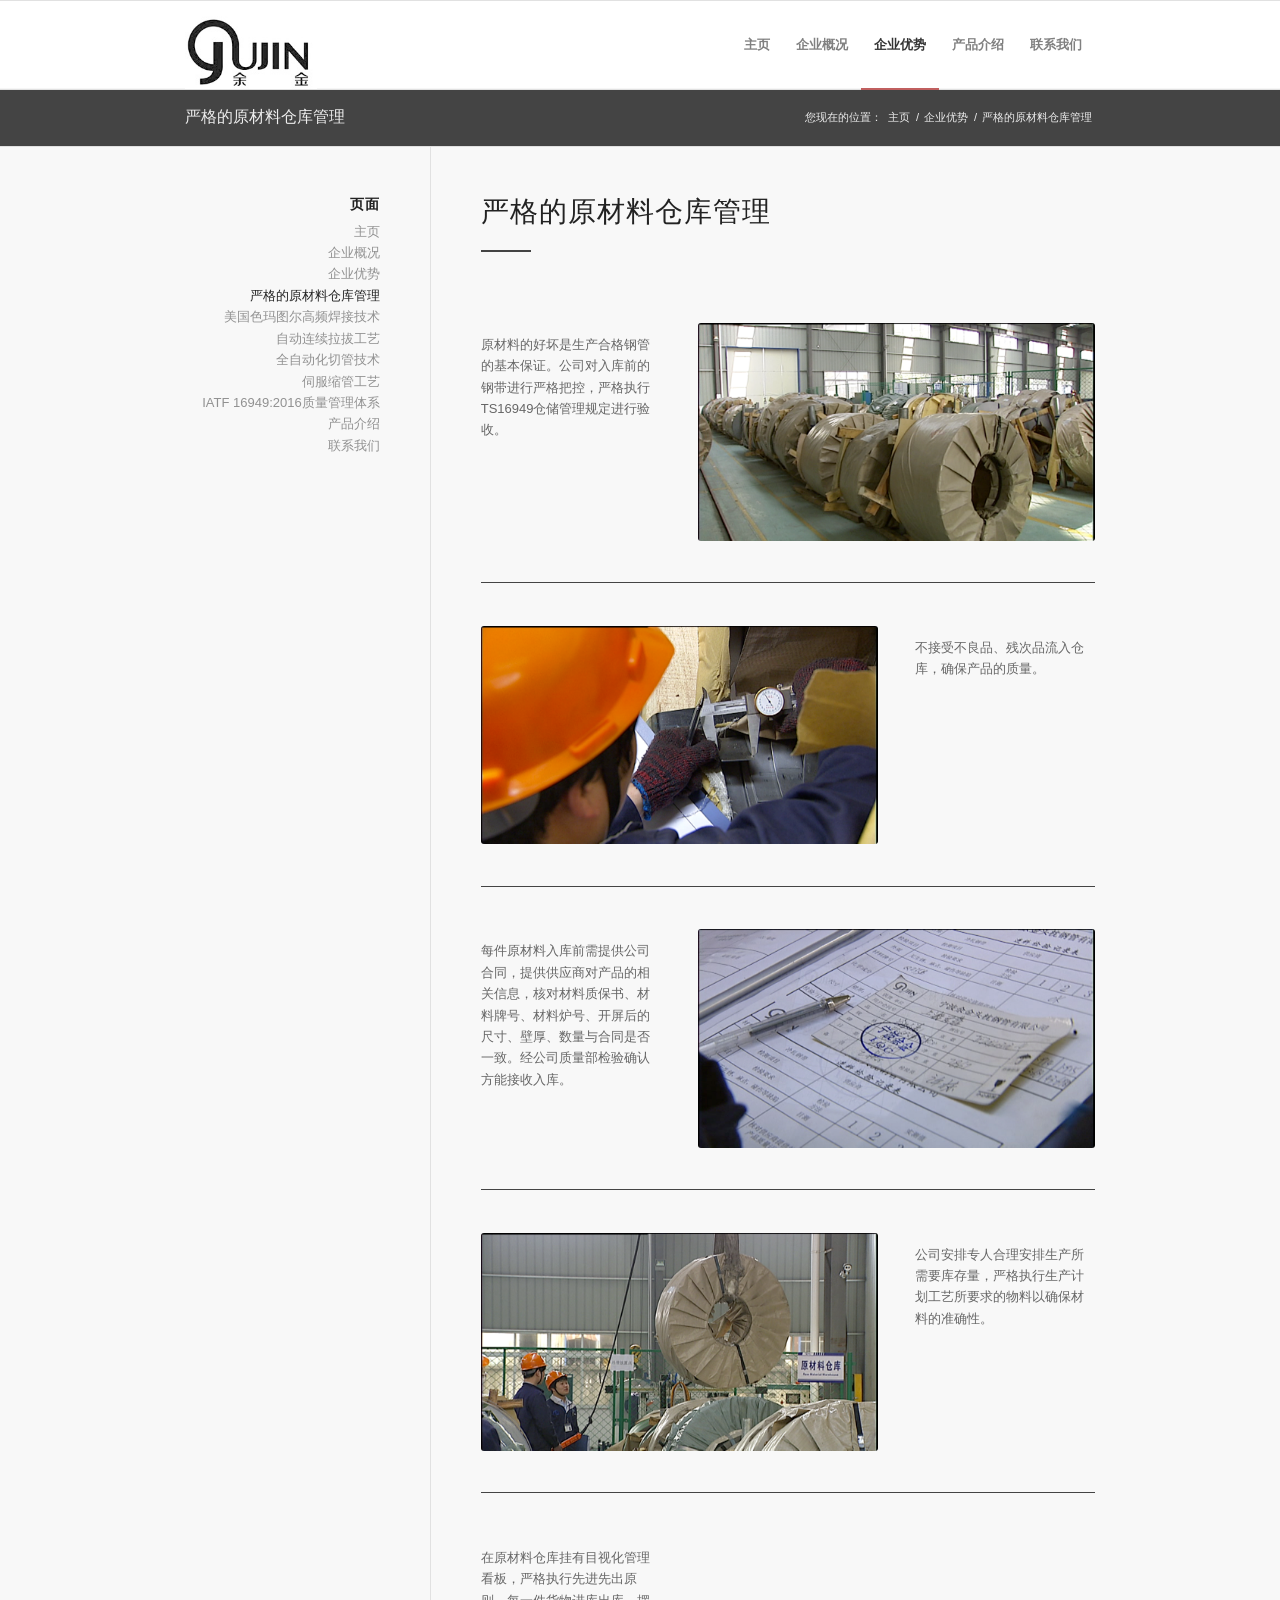
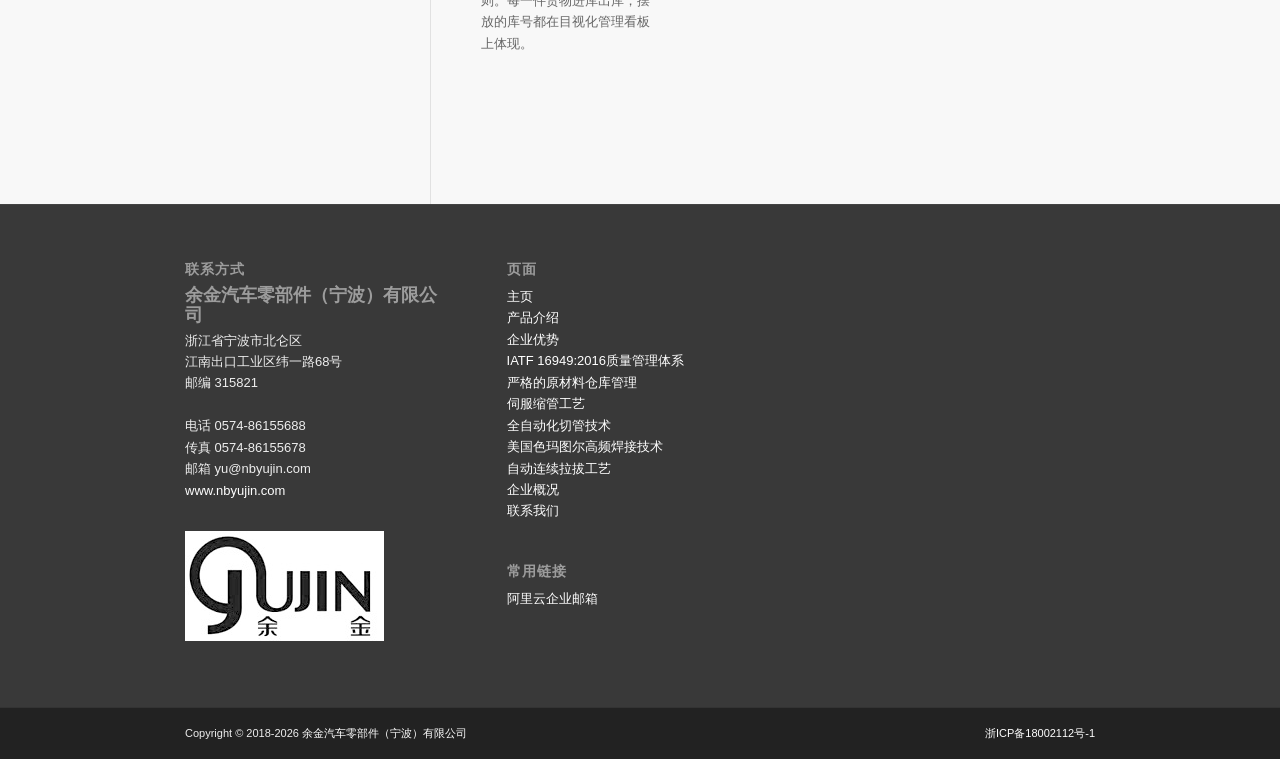
<file: nbyujin.com/advantages-yuanliao.html>
<!DOCTYPE html>
<html
  lang="zh-CN"
  class="html_stretched fixed_layout av-preloader-disabled av-default-lightbox html_header_top html_logo_left html_main_nav_header html_menu_right html_slim html_header_sticky html_header_shrinking html_mobile_menu_phone html_content_align_center html_header_unstick_top_disabled html_header_stretch_disabled html_elegant-blog html_av-overlay-side html_av-overlay-side-classic html_av-submenu-noclone html_entry_id_113 av-no-preview html_text_menu_active avia_desktop js_active avia_transform avia_transform3d avia_transform avia_transform3d avia-webkit avia-webkit-131 avia-chrome avia-chrome-131 avia-mac"
>
  <head>
    <meta http-equiv="Content-Type" content="text/html; charset=UTF-8" />

    <meta name="robots" content="index, follow" />

    <!-- mobile setting -->

    <!-- Scripts/CSS and wp_head hook -->
    <title>严格的原材料仓库管理 – 余金汽车零部件（宁波）有限公司</title>
    <link rel="icon" type="image/jpeg" href="./statics/shared/logo-black.jpg">

    <!-- google webfont font replacement -->
    <link
      rel="stylesheet"
      id="avia-google-webfont"
      href="./statics/shared/css"
      type="text/css"
      media="all"
    />
    <link
      rel="stylesheet"
      id="avia-grid-css"
      href="./statics/shared/grid.css"
      type="text/css"
      media="all"
    />
    <link
      rel="stylesheet"
      id="avia-base-css"
      href="./statics/shared/base.css"
      type="text/css"
      media="all"
    />
    <link
      rel="stylesheet"
      id="avia-layout-css"
      href="./statics/shared/layout.css"
      type="text/css"
      media="all"
    />
    <link
      rel="stylesheet"
      id="avia-scs-css"
      href="./statics/shared/shortcodes.css"
      type="text/css"
      media="all"
    />
    <link
      rel="stylesheet"
      id="avia-popup-css-css"
      href="./statics/shared/magnific-popup.css"
      type="text/css"
      media="screen"
    />
    <link
      rel="stylesheet"
      id="avia-print-css"
      href="./statics/shared/print.css"
      type="text/css"
      media="print"
    />
    <link
      rel="stylesheet"
      id="avia-dynamic-css"
      href="./statics/shared/enfold.css"
      type="text/css"
      media="all"
    />
    <link
      rel="stylesheet"
      id="avia-custom-css"
      href="./statics/shared/custom.css"
      type="text/css"
      media="all"
    />
    <script
      type="text/javascript"
      src="./statics/shared/jquery.js"
    ></script>
    <script
      type="text/javascript"
      src="./statics/shared/jquery-migrate.min.js"
    ></script>
    <script type="text/javascript" src="./statics/shared/avia-compat.js"></script>
    <link rel="stylesheet" href="./statics/shared/fontawesome-compat.css" type="text/css" media="all">
  </head>

  <body
    id="top"
    class="page-template-default page page-id-113 page-child parent-pageid-25 stretched open_sans"
    itemscope="itemscope"
    itemtype="https://schema.org/WebPage"
  >
    <div id="wrap_all">
      <header
        id="header"
        class="all_colors header_color light_bg_color av_header_top av_logo_left av_main_nav_header av_menu_right av_slim av_header_sticky av_header_shrinking av_header_stretch_disabled av_mobile_menu_phone av_header_unstick_top_disabled av_bottom_nav_disabled av_header_border_disabled"
        role="banner"
        itemscope="itemscope"
        itemtype="https://schema.org/WPHeader"
      >
        <div id="header_main" class="container_wrap container_wrap_logo">
          <div
            class="container av-logo-container"
            style="height: 88px; line-height: 88px"
          >
            <div class="inner-container">
              <span class="logo"
                ><a href="./index.html" style="max-height: 88px"
                  ><img
                    height="100"
                    width="300"
                    src="./statics/shared/logo-black.jpg"
                    alt="余金汽车零部件（宁波）有限公司"
                    style="max-height: 88px" /></a
              ></span>
              <nav
                class="main_menu"
                data-selectname="Select a page"
                role="navigation"
                itemscope="itemscope"
                itemtype="https://schema.org/SiteNavigationElement"
              >
                <div class="avia-menu av-main-nav-wrap">
                  <ul id="avia-menu" class="menu av-main-nav">
                    <li
                      id="menu-item-251"
                      class="menu-item menu-item-type-post_type menu-item-object-page menu-item-home menu-item-top-level menu-item-top-level-1"
                    >
                      <a
                        href="./index.html"
                        itemprop="url"
                        style="height: 88px; line-height: 88px"
                        ><span class="avia-bullet"></span
                        ><span class="avia-menu-text">主页</span
                        ><span class="avia-menu-fx"
                          ><span class="avia-arrow-wrap"
                            ><span class="avia-arrow"></span></span></span
                      ></a>
                    </li>
                    <li
                      id="menu-item-254"
                      class="menu-item menu-item-type-post_type menu-item-object-page menu-item-top-level menu-item-top-level-2"
                    >
                      <a
                        href="./about.html"
                        itemprop="url"
                        style="height: 88px; line-height: 88px"
                        ><span class="avia-bullet"></span
                        ><span class="avia-menu-text">企业概况</span
                        ><span class="avia-menu-fx"
                          ><span class="avia-arrow-wrap"
                            ><span class="avia-arrow"></span></span></span
                      ></a>
                    </li>
                    <li
                      id="menu-item-256"
                      class="menu-item menu-item-type-post_type menu-item-object-page current-page-ancestor current-menu-ancestor current-menu-parent current-page-parent current_page_parent current_page_ancestor menu-item-has-children menu-item-top-level menu-item-top-level-3 active-parent-item dropdown_ul_available current-menu-item"
                    >
                      <a
                        href="./advantages.html"
                        itemprop="url"
                        style="height: 88px; line-height: 88px"
                        ><span class="avia-bullet"></span
                        ><span class="avia-menu-text">企业优势</span
                        ><span class="avia-menu-fx"
                          ><span class="avia-arrow-wrap"
                            ><span class="avia-arrow"></span></span></span
                        ><span class="dropdown_available"></span
                      ></a>

                      <ul
                        class="sub-menu"
                        style="display: block; opacity: 0; visibility: hidden"
                      >
                        <li
                          id="menu-item-250"
                          class="menu-item menu-item-type-post_type menu-item-object-page page_item page-item-113 current_page_item current-menu-item"
                        >
                          <a href="advantages-yuanliao.html#top" itemprop="url"
                            ><span class="avia-bullet"></span
                            ><span class="avia-menu-text"
                              >严格的原材料仓库管理</span
                            ></a
                          >
                        </li>
                        <li
                          id="menu-item-257"
                          class="menu-item menu-item-type-post_type menu-item-object-page"
                        >
                          <a href="./advantages-hanjie.html" itemprop="url"
                            ><span class="avia-bullet"></span
                            ><span class="avia-menu-text"
                              >美国色玛图尔高频焊接技术</span
                            ></a
                          >
                        </li>
                        <li
                          id="menu-item-249"
                          class="menu-item menu-item-type-post_type menu-item-object-page"
                        >
                          <a href="./advantages-laba.html" itemprop="url"
                            ><span class="avia-bullet"></span
                            ><span class="avia-menu-text"
                              >自动连续拉拔工艺</span
                            ></a
                          >
                        </li>
                        <li
                          id="menu-item-260"
                          class="menu-item menu-item-type-post_type menu-item-object-page"
                        >
                          <a href="./advantages-qiege.html" itemprop="url"
                            ><span class="avia-bullet"></span
                            ><span class="avia-menu-text"
                              >全自动化切管技术</span
                            ></a
                          >
                        </li>
                        <li
                          id="menu-item-258"
                          class="menu-item menu-item-type-post_type menu-item-object-page"
                        >
                          <a href="./advantages-suoguan.html" itemprop="url"
                            ><span class="avia-bullet"></span
                            ><span class="avia-menu-text">伺服缩管工艺</span></a
                          >
                        </li>
                        <li
                          id="menu-item-259"
                          class="menu-item menu-item-type-post_type menu-item-object-page"
                        >
                          <a href="./advantages-qa.html" itemprop="url"
                            ><span class="avia-bullet"></span
                            ><span class="avia-menu-text"
                              >IATF 16949:2016质量管理体系</span
                            ></a
                          >
                        </li>
                      </ul>
                    </li>
                    <li
                      id="menu-item-279"
                      class="menu-item menu-item-type-post_type menu-item-object-page menu-item-top-level menu-item-top-level-4"
                    >
                      <a
                        href="./product.html"
                        itemprop="url"
                        style="height: 88px; line-height: 88px"
                        ><span class="avia-bullet"></span
                        ><span class="avia-menu-text">产品介绍</span
                        ><span class="avia-menu-fx"
                          ><span class="avia-arrow-wrap"
                            ><span class="avia-arrow"></span></span></span
                      ></a>
                    </li>
                    <li
                      id="menu-item-252"
                      class="menu-item menu-item-type-post_type menu-item-object-page menu-item-top-level menu-item-top-level-5"
                    >
                      <a
                        href="./contact.html"
                        itemprop="url"
                        style="height: 88px; line-height: 88px"
                        ><span class="avia-bullet"></span
                        ><span class="avia-menu-text">联系我们</span
                        ><span class="avia-menu-fx"
                          ><span class="avia-arrow-wrap"
                            ><span class="avia-arrow"></span></span></span
                      ></a>
                    </li>
                    <li class="av-burger-menu-main menu-item-avia-special">
                      <a
                        href="advantages-yuanliao.html#"
                        style="height: 88px; line-height: 88px"
                      >
                        <span
                          class="av-hamburger av-hamburger--spin av-js-hamburger"
                        >
                          <span class="av-hamburger-box">
                            <span class="av-hamburger-inner"></span>
                            <strong>Menu</strong>
                          </span>
                        </span>
                      </a>
                    </li>
                  </ul>
                </div>
              </nav>
            </div>
          </div>
          <!-- end container_wrap-->
        </div>

        <div class="header_bg"></div>

        <!-- end header -->
      </header>

      <div id="main" class="all_colors" data-scroll-offset="88">
        <div
          class="stretch_full container_wrap alternate_color dark_bg_color title_container"
        >
          <div class="container">
            <h1 class="main-title entry-title">
              <a
                href="advantages-yuanliao.html"
                rel="bookmark"
                title="Permanent Link: 严格的原材料仓库管理"
                itemprop="headline"
                >严格的原材料仓库管理</a
              >
            </h1>
            <div class="breadcrumb breadcrumbs avia-breadcrumbs">
              <div
                class="breadcrumb-trail"
                xmlns:v="https://rdf.data-vocabulary.org/#"
              >
                <span class="trail-before"
                  ><span class="breadcrumb-title">您现在的位置：</span></span
                >
                <a
                  href="./index.html"
                  title="余金汽车零部件（宁波）有限公司"
                  rel="home"
                  class="trail-begin"
                  >主页</a
                >
                <span class="sep">/</span>
                <span
                  ><a
                    rel="v:url"
                    property="v:title"
                    href="./advantages.html"
                    title="企业优势"
                    >企业优势</a
                  ></span
                >
                <span class="sep">/</span>
                <span class="trail-end">严格的原材料仓库管理</span>
              </div>
            </div>
          </div>
        </div>
        <div
          class="main_color container_wrap_first container_wrap sidebar_left"
        >
          <div class="container">
            <main
              role="main"
              itemprop="mainContentOfPage"
              class="template-page content av-content-small units"
            >
              <div class="post-entry post-entry-type-page post-entry-113">
                <div class="entry-content-wrapper clearfix">
                  <div
                    class="flex_column av_one_full av-animated-generic bottom-to-top flex_column_div av-zero-column-padding first avia-builder-el-0 el_before_av_one_third avia-builder-el-first avia_start_animation avia_start_delayed_animation"
                    style="
                      margin-top: 0px;
                      margin-bottom: 0px;
                      border-radius: 0px;
                    "
                  >
                    <div
                      style="padding-bottom: 0px"
                      class="av-special-heading av-special-heading-h2 blockquote modern-quote avia-builder-el-1 el_before_av_hr avia-builder-el-first"
                    >
                      <h2 class="av-special-heading-tag" itemprop="headline">
                        严格的原材料仓库管理
                      </h2>
                      <div class="special-heading-border">
                        <div class="special-heading-inner-border"></div>
                      </div>
                    </div>
                    <div
                      style="margin-top: 10px; margin-bottom: 10px"
                      class="hr hr-custom hr-left hr-icon-no avia-builder-el-2 el_after_av_heading avia-builder-el-last"
                    >
                      <span
                        class="hr-inner inner-border-av-border-fat"
                        style="width: 50px; border-color: #3478aa"
                        ><span class="hr-inner-style"></span
                      ></span>
                    </div>
                  </div>
                  <div
                    class="flex_column av_one_third av-animated-generic bottom-to-top flex_column_div av-zero-column-padding first avia-builder-el-3 el_after_av_one_full el_before_av_two_third column-top-margin avia_start_animation avia_start_delayed_animation"
                    style="border-radius: 0px"
                  >
                    <section
                      class="av_textblock_section"
                      itemscope="itemscope"
                      itemtype="https://schema.org/CreativeWork"
                    >
                      <div class="avia_textblock" itemprop="text">
                        <p>
                          原材料的好坏是生产合格钢管的基本保证。公司对入库前的钢带进行严格把控，严格执行TS16949仓储管理规定进行验收。
                        </p>
                      </div>
                    </section>
                  </div>
                  <div
                    class="flex_column av_two_third av-animated-generic bottom-to-top flex_column_div av-zero-column-padding avia-builder-el-5 el_after_av_one_third el_before_av_hr column-top-margin avia_start_animation avia_start_delayed_animation"
                    style="border-radius: 0px"
                  >
                    <div
                      class="avia-image-container av-styling- avia-builder-el-6 avia-builder-el-no-sibling avia-align-center"
                      itemscope="itemscope"
                      itemtype="https://schema.org/ImageObject"
                    >
                      <div class="avia-image-container-inner">
                        <img
                          class="avia_image"
                          src="./statics/advantages-yuanliao/header-1-yuancailiaocangkuguanli-3.png"
                          alt=""
                          title="header-1-yuancailiaocangkuguanli-3"
                          itemprop="thumbnailUrl"
                        />
                      </div>
                    </div>
                  </div>
                  <div
                    class="hr hr-default avia-builder-el-7 el_after_av_two_third el_before_av_two_third"
                  >
                    <span class="hr-inner"
                      ><span class="hr-inner-style"></span
                    ></span>
                  </div>
                  <div
                    class="flex_column av_two_third av-animated-generic bottom-to-top flex_column_div av-zero-column-padding first avia-builder-el-8 el_after_av_hr el_before_av_one_third avia_start_animation avia_start_delayed_animation"
                    style="border-radius: 0px"
                  >
                    <div
                      class="avia-image-container av-styling- avia-builder-el-9 avia-builder-el-no-sibling avia-align-center"
                      itemscope="itemscope"
                      itemtype="https://schema.org/ImageObject"
                    >
                      <div class="avia-image-container-inner">
                        <img
                          class="avia_image"
                          src="./statics/advantages-yuanliao/header-1-yuancailiaocangkuguanli-6.png"
                          alt=""
                          title="header-1-yuancailiaocangkuguanli-6"
                          itemprop="thumbnailUrl"
                        />
                      </div>
                    </div>
                  </div>
                  <div
                    class="flex_column av_one_third av-animated-generic bottom-to-top flex_column_div av-zero-column-padding avia-builder-el-10 el_after_av_two_third el_before_av_hr avia_start_animation avia_start_delayed_animation"
                    style="border-radius: 0px"
                  >
                    <section
                      class="av_textblock_section"
                      itemscope="itemscope"
                      itemtype="https://schema.org/CreativeWork"
                    >
                      <div class="avia_textblock" itemprop="text">
                        <p>不接受不良品、残次品流入仓库，确保产品的质量。</p>
                      </div>
                    </section>
                  </div>
                  <div
                    class="hr hr-default avia-builder-el-12 el_after_av_one_third el_before_av_one_third"
                  >
                    <span class="hr-inner"
                      ><span class="hr-inner-style"></span
                    ></span>
                  </div>
                  <div
                    class="flex_column av_one_third av-animated-generic bottom-to-top flex_column_div av-zero-column-padding first avia-builder-el-13 el_after_av_hr el_before_av_two_third avia_start_animation avia_start_delayed_animation"
                    style="border-radius: 0px"
                  >
                    <section
                      class="av_textblock_section"
                      itemscope="itemscope"
                      itemtype="https://schema.org/CreativeWork"
                    >
                      <div class="avia_textblock" itemprop="text">
                        <p>
                          每件原材料入库前需提供公司合同，提供供应商对产品的相关信息，核对材料质保书、材料牌号、材料炉号、开屏后的尺寸、壁厚、数量与合同是否一致。经公司质量部检验确认方能接收入库。
                        </p>
                      </div>
                    </section>
                  </div>
                  <div
                    class="flex_column av_two_third av-animated-generic bottom-to-top flex_column_div av-zero-column-padding avia-builder-el-15 el_after_av_one_third el_before_av_hr avia_start_animation avia_start_delayed_animation"
                    style="border-radius: 0px"
                  >
                    <div
                      class="avia-image-container av-styling- avia-builder-el-16 avia-builder-el-no-sibling avia-align-center"
                      itemscope="itemscope"
                      itemtype="https://schema.org/ImageObject"
                    >
                      <div class="avia-image-container-inner">
                        <img
                          class="avia_image"
                          src="./statics/advantages-yuanliao/header-1-yuancailiaocangkuguanli-7.png"
                          alt=""
                          title="header-1-yuancailiaocangkuguanli-7"
                          itemprop="thumbnailUrl"
                        />
                      </div>
                    </div>
                  </div>
                  <div
                    class="hr hr-default avia-builder-el-17 el_after_av_two_third el_before_av_two_third"
                  >
                    <span class="hr-inner"
                      ><span class="hr-inner-style"></span
                    ></span>
                  </div>
                  <div
                    class="flex_column av_two_third av-animated-generic bottom-to-top flex_column_div av-zero-column-padding first avia-builder-el-18 el_after_av_hr el_before_av_one_third avia_start_animation avia_start_delayed_animation"
                    style="border-radius: 0px"
                  >
                    <div
                      class="avia-image-container av-styling- avia-builder-el-19 avia-builder-el-no-sibling avia-align-center"
                      itemscope="itemscope"
                      itemtype="https://schema.org/ImageObject"
                    >
                      <div class="avia-image-container-inner">
                        <img
                          class="avia_image"
                          src="./statics/advantages-yuanliao/header-1-yuancailiaocangkuguanli-8.png"
                          alt=""
                          title="header-1-yuancailiaocangkuguanli-8"
                          itemprop="thumbnailUrl"
                        />
                      </div>
                    </div>
                  </div>
                  <div
                    class="flex_column av_one_third av-animated-generic bottom-to-top flex_column_div av-zero-column-padding avia-builder-el-20 el_after_av_two_third el_before_av_hr avia_start_animation avia_start_delayed_animation"
                    style="border-radius: 0px"
                  >
                    <section
                      class="av_textblock_section"
                      itemscope="itemscope"
                      itemtype="https://schema.org/CreativeWork"
                    >
                      <div class="avia_textblock" itemprop="text">
                        <p>
                          公司安排专人合理安排生产所需要库存量，严格执行生产计划工艺所要求的物料以确保材料的准确性。
                        </p>
                      </div>
                    </section>
                  </div>
                  <div
                    class="hr hr-default avia-builder-el-22 el_after_av_one_third el_before_av_one_third"
                  >
                    <span class="hr-inner"
                      ><span class="hr-inner-style"></span
                    ></span>
                  </div>
                  <div
                    class="flex_column av_one_third av-animated-generic bottom-to-top flex_column_div av-zero-column-padding first avia-builder-el-23 el_after_av_hr el_before_av_two_third"
                    style="border-radius: 0px"
                  >
                    <section
                      class="av_textblock_section"
                      itemscope="itemscope"
                      itemtype="https://schema.org/CreativeWork"
                    >
                      <div class="avia_textblock" itemprop="text">
                        <p>
                          在原材料仓库挂有目视化管理看板，严格执行先进先出原则。每一件货物进库出库，摆放的库号都在目视化管理看板上体现。
                        </p>
                      </div>
                    </section>
                  </div>
                  <div
                    class="flex_column av_two_third av-animated-generic bottom-to-top flex_column_div av-zero-column-padding avia-builder-el-25 el_after_av_one_third avia-builder-el-last"
                    style="border-radius: 0px"
                  >
                    <div
                      class="avia-image-container av-styling- avia-builder-el-26 avia-builder-el-no-sibling avia-align-center"
                      itemscope="itemscope"
                      itemtype="https://schema.org/ImageObject"
                    >
                      <div class="avia-image-container-inner">
                        <img
                          class="avia_image"
                          src="./statics/advantages-yuanliao/header-1-yuancailiaocangkuguanli-10.png"
                          alt=""
                          title="header-1-yuancailiaocangkuguanli-10"
                          itemprop="thumbnailUrl"
                        />
                      </div>
                    </div>
                  </div>
                </div>
              </div>
            </main>
            <!-- close content main element -->
            <!-- section close by builder template -->
            <aside
              class="sidebar sidebar_left alpha units"
              role="complementary"
              itemscope="itemscope"
              itemtype="https://schema.org/WPSideBar"
            >
              <div class="inner_sidebar extralight-border">
                <section id="pages-4" class="widget clearfix widget_pages">
                  <h3 class="widgettitle">页面</h3>
                  <ul>
                    <li class="page_item page-item-19">
                      <a href="./index.html">主页</a>
                    </li>
                    <li class="page_item page-item-31">
                      <a href="./about.html">企业概况</a>
                    </li>
                    <li
                      class="page_item page-item-25 page_item_has_children current_page_ancestor current_page_parent"
                    >
                      <a href="./advantages.html">企业优势</a>
                      <ul class="children">
                        <li class="page_item page-item-113 current_page_item">
                          <a href="advantages-yuanliao.html" aria-current="page"
                            >严格的原材料仓库管理</a
                          >
                        </li>
                        <li class="page_item page-item-144">
                          <a href="./advantages-hanjie.html"
                            >美国色玛图尔高频焊接技术</a
                          >
                        </li>
                        <li class="page_item page-item-135">
                          <a href="./advantages-laba.html">自动连续拉拔工艺</a>
                        </li>
                        <li class="page_item page-item-138">
                          <a href="./advantages-qiege.html">全自动化切管技术</a>
                        </li>
                        <li class="page_item page-item-142">
                          <a href="./advantages-suoguan.html">伺服缩管工艺</a>
                        </li>
                        <li class="page_item page-item-140">
                          <a href="./advantages-qa.html"
                            >IATF 16949:2016质量管理体系</a
                          >
                        </li>
                      </ul>
                    </li>
                    <li class="page_item page-item-272">
                      <a href="./product.html">产品介绍</a>
                    </li>
                    <li class="page_item page-item-23">
                      <a href="./contact.html">联系我们</a>
                    </li>
                  </ul>
                  <span class="seperator extralight-border"></span>
                </section>
              </div>
            </aside>
          </div>
          <!--end builder template-->
        </div>
        <!-- close default .container_wrap element -->
        <div class="container_wrap footer_color" id="footer">
          <div class="container">
            <div class="flex_column av_one_third first el_before_av_one_third">
              <section
                id="custom_html-2"
                class="widget_text widget clearfix widget_custom_html"
              >
                <h3 class="widgettitle">联系方式</h3>
                <div class="textwidget custom-html-widget">
                  <h4>余金汽车零部件（宁波）有限公司</h4>
                  浙江省宁波市北仑区<br />
                  江南出口工业区纬一路68号<br />
                  邮编 315821<br /><br />
                  电话 0574-86155688<br />
                  传真 0574-86155678<br />
                  邮箱 yu@nbyujin.com<br />
                  <a href="./index.html">www.nbyujin.com</a>
                </div>
                <span class="seperator extralight-border"></span>
              </section>
              <section
                id="media_image-2"
                class="widget clearfix widget_media_image"
              >
                <img
                  width="199"
                  height="110"
                  src="./statics/shared/logo-black.jpg"
                  class="image wp-image-640 attachment-full size-full"
                  alt=""
                  style="max-width: 100%; height: auto"
                /><span class="seperator extralight-border"></span>
              </section>
            </div>
            <div
              class="flex_column av_one_third el_after_av_one_third el_before_av_one_third"
            >
              <section id="pages-2" class="widget clearfix widget_pages">
                <h3 class="widgettitle">页面</h3>
                <ul>
                  <li class="page_item page-item-19">
                    <a href="./index.html">主页</a>
                  </li>
                  <li class="page_item page-item-272">
                    <a href="./product.html">产品介绍</a>
                  </li>
                  <li
                    class="page_item page-item-25 page_item_has_children current_page_ancestor current_page_parent"
                  >
                    <a href="./advantages.html">企业优势</a>
                    <ul class="children">
                      <li class="page_item page-item-140">
                        <a href="./advantages-qa.html"
                          >IATF 16949:2016质量管理体系</a
                        >
                      </li>
                      <li class="page_item page-item-113 current_page_item">
                        <a href="advantages-yuanliao.html" aria-current="page"
                          >严格的原材料仓库管理</a
                        >
                      </li>
                      <li class="page_item page-item-142">
                        <a href="./advantages-suoguan.html">伺服缩管工艺</a>
                      </li>
                      <li class="page_item page-item-138">
                        <a href="./advantages-qiege.html">全自动化切管技术</a>
                      </li>
                      <li class="page_item page-item-144">
                        <a href="./advantages-hanjie.html"
                          >美国色玛图尔高频焊接技术</a
                        >
                      </li>
                      <li class="page_item page-item-135">
                        <a href="./advantages-laba.html">自动连续拉拔工艺</a>
                      </li>
                    </ul>
                  </li>
                  <li class="page_item page-item-31">
                    <a href="./about.html">企业概况</a>
                  </li>
                  <li class="page_item page-item-23">
                    <a href="./contact.html">联系我们</a>
                  </li>
                </ul>
                <span class="seperator extralight-border"></span>
              </section>
              <section
                id="custom_html-3"
                class="widget_text widget clearfix widget_custom_html"
              >
                <h3 class="widgettitle">常用链接</h3>
                <div class="textwidget custom-html-widget">
                  <ul>
                    <li>
                      <a
                        href="https://qiye.aliyun.com/?lang=zh_CN"
                        target="_blank"
                        >阿里云企业邮箱</a
                      >
                    </li>
                  </ul>
                </div>
                <span class="seperator extralight-border"></span>
              </section>
            </div>
            <div
              class="flex_column av_one_third el_after_av_one_third el_before_av_one_third"
            >
            </div>
          </div>

          <!-- ####### END FOOTER CONTAINER ####### -->
        </div>

        <footer
          class="container_wrap socket_color"
          id="socket"
          role="contentinfo"
          itemscope="itemscope"
          itemtype="https://schema.org/WPFooter"
        >
          <div class="container">
            <span class="copyright">
              Copyright © 2018-<span class="copyright-end-year">2025</span>
              <a href="./index.html"
                >余金汽车零部件（宁波）有限公司</a
              ></span
            ><a
              href="https://beian.miit.gov.cn/"
              rel="external nofollow"
              target="_blank"
              ><span class="copyright" style="float: right"
                >浙ICP备18002112号-1</span
              ></a
            >
          </div>

          <!-- ####### END SOCKET CONTAINER ####### -->
        </footer>

        <!-- end main -->
      </div>

      <!-- end wrap_all -->
    </div>

    <script type="text/javascript">
      /* <![CDATA[ */
      var avia_framework_globals = avia_framework_globals || {};
      avia_framework_globals.ajaxurl = "";
      /* ]]> */
    </script>

    <script
      type="text/javascript"
      src="./statics/shared/avia.js"
    ></script>
    <script
      type="text/javascript"
      src="./statics/shared/shortcodes.js"
    ></script>
    <script
      type="text/javascript"
      src="./statics/shared/jquery.magnific-popup.min.js"
    ></script>
    <a
      href="advantages-yuanliao.html#top"
      title="Scroll to top"
      id="scroll-top-link"
      aria-hidden="true"
      data-av_icon=""
      data-av_iconfont="entypo-fontello"
      ><span class="avia_hidden_link_text">Scroll to top</span></a
    >

    <div id="fb-root"></div>
  <script>document.querySelectorAll(".copyright-end-year").forEach(e=>e.textContent=new Date().getFullYear());</script></body>
</html>
</file>
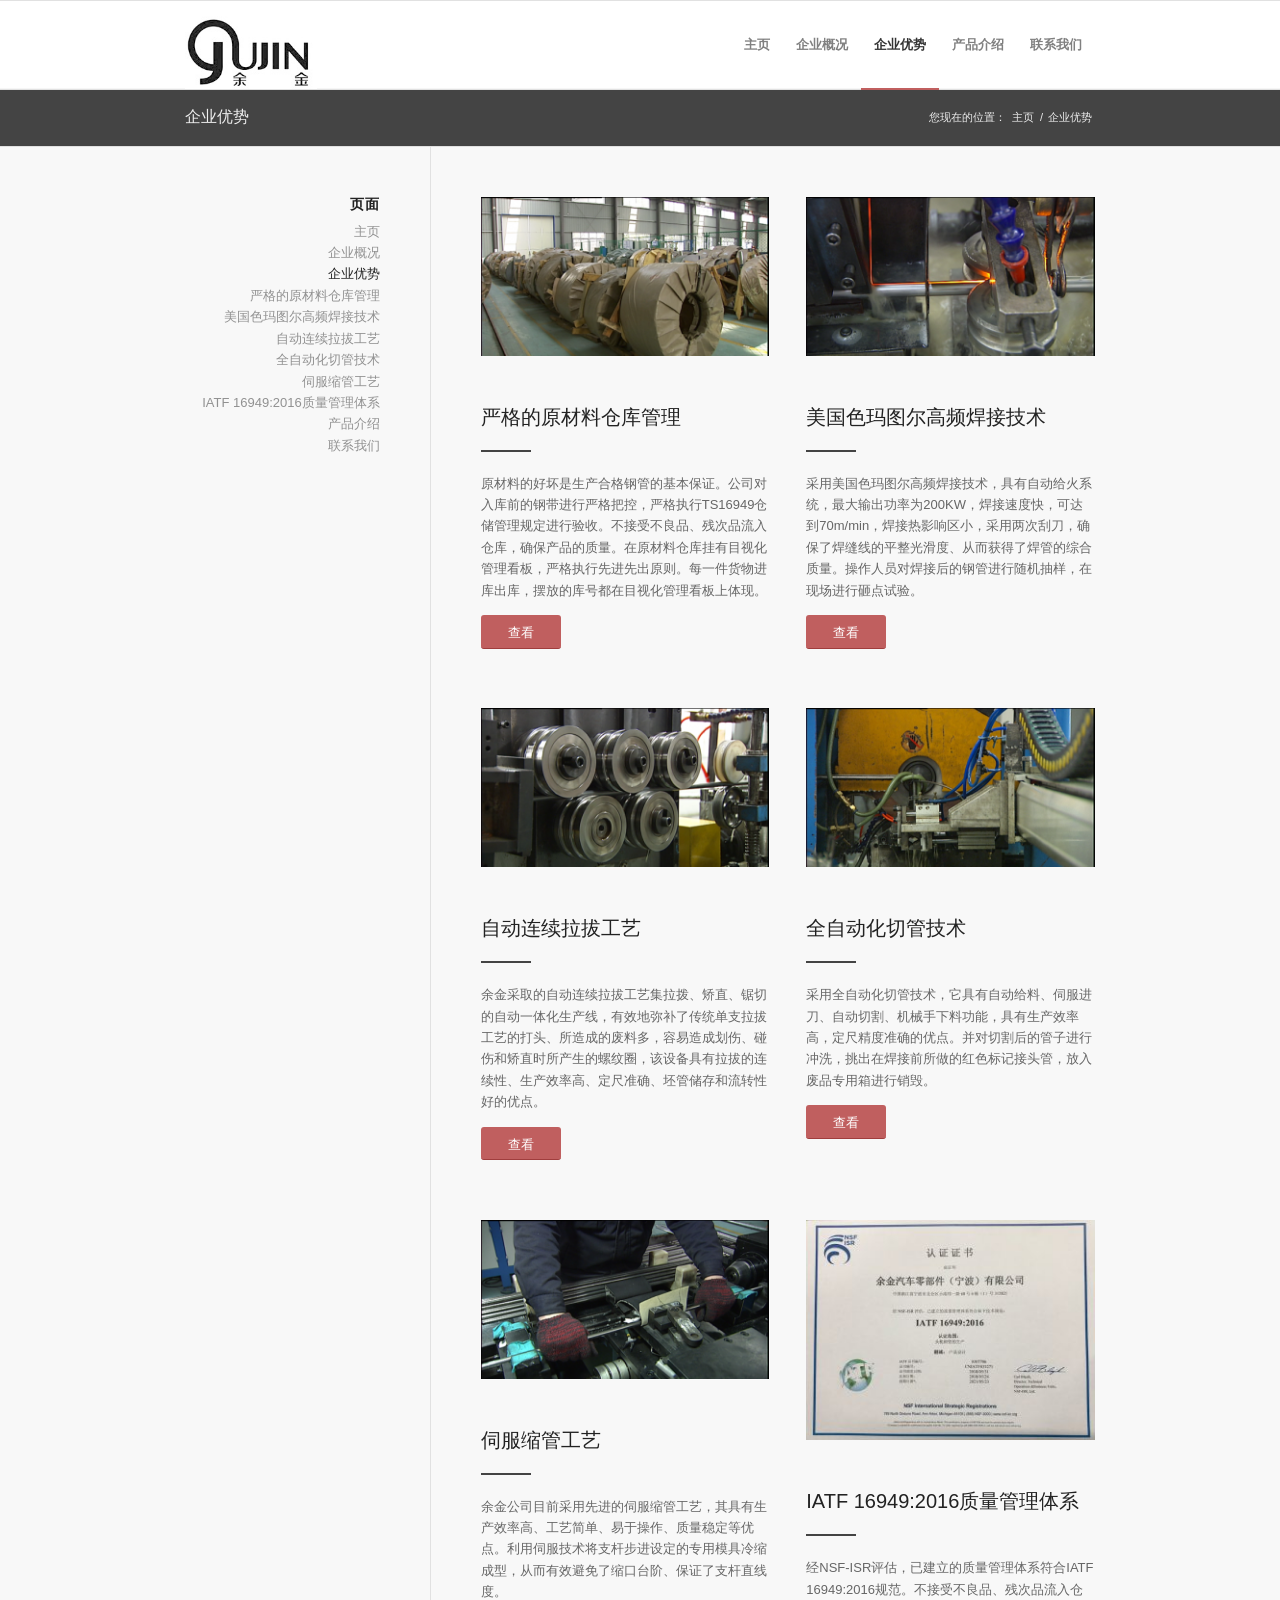
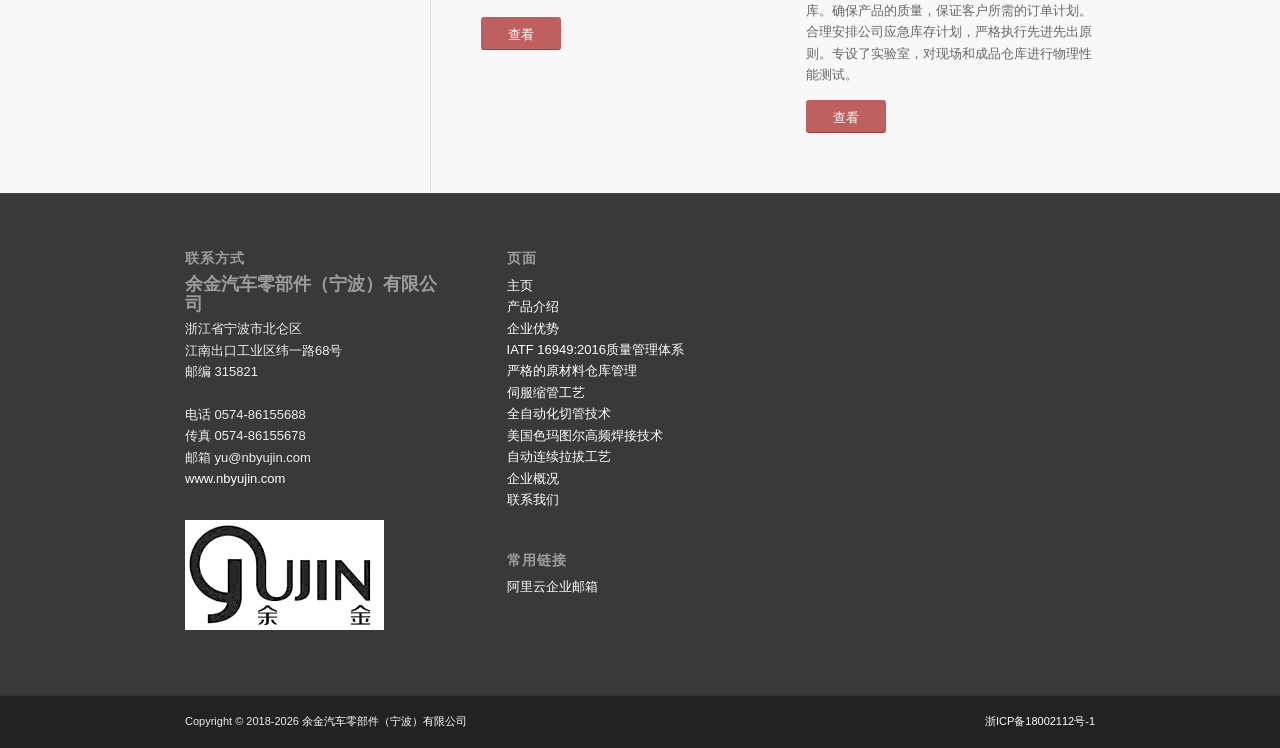
<file: nbyujin.com/advantages.html>
<!DOCTYPE html>
<html
  lang="zh-CN"
  class="html_stretched fixed_layout av-preloader-disabled av-default-lightbox html_header_top html_logo_left html_main_nav_header html_menu_right html_slim html_header_sticky html_header_shrinking html_mobile_menu_phone html_content_align_center html_header_unstick_top_disabled html_header_stretch_disabled html_elegant-blog html_av-overlay-side html_av-overlay-side-classic html_av-submenu-noclone html_entry_id_25 av-no-preview html_text_menu_active avia_desktop js_active avia_transform avia_transform3d avia_transform avia_transform3d avia-webkit avia-webkit-131 avia-chrome avia-chrome-131 avia-mac"
>
  <head>
    <meta http-equiv="Content-Type" content="text/html; charset=UTF-8" />

    <meta name="robots" content="index, follow" />

    <!-- mobile setting -->

    <!-- Scripts/CSS and wp_head hook -->
    <title>企业优势 – 余金汽车零部件（宁波）有限公司</title>
    <link rel="icon" type="image/jpeg" href="./statics/shared/logo-black.jpg">

    <!-- google webfont font replacement -->
    <link
      rel="stylesheet"
      id="avia-google-webfont"
      href="./statics/shared/css"
      type="text/css"
      media="all"
    />
    <link
      rel="stylesheet"
      id="avia-grid-css"
      href="./statics/shared/grid.css"
      type="text/css"
      media="all"
    />
    <link
      rel="stylesheet"
      id="avia-base-css"
      href="./statics/shared/base.css"
      type="text/css"
      media="all"
    />
    <link
      rel="stylesheet"
      id="avia-layout-css"
      href="./statics/shared/layout.css"
      type="text/css"
      media="all"
    />
    <link
      rel="stylesheet"
      id="avia-scs-css"
      href="./statics/shared/shortcodes.css"
      type="text/css"
      media="all"
    />
    <link
      rel="stylesheet"
      id="avia-popup-css-css"
      href="./statics/shared/magnific-popup.css"
      type="text/css"
      media="screen"
    />
    <link
      rel="stylesheet"
      id="avia-print-css"
      href="./statics/shared/print.css"
      type="text/css"
      media="print"
    />
    <link
      rel="stylesheet"
      id="avia-dynamic-css"
      href="./statics/shared/enfold.css"
      type="text/css"
      media="all"
    />
    <link
      rel="stylesheet"
      id="avia-custom-css"
      href="./statics/shared/custom.css"
      type="text/css"
      media="all"
    />
    <script
      type="text/javascript"
      src="./statics/shared/jquery.js"
    ></script>
    <script
      type="text/javascript"
      src="./statics/shared/jquery-migrate.min.js"
    ></script>
    <script type="text/javascript" src="./statics/shared/avia-compat.js"></script>
    <link rel="stylesheet" href="./statics/shared/fontawesome-compat.css" type="text/css" media="all">
  </head>

  <body
    id="top"
    class="page-template-default page page-id-25 page-parent stretched open_sans"
    itemscope="itemscope"
    itemtype="https://schema.org/WebPage"
  >
    <div id="wrap_all">
      <header
        id="header"
        class="all_colors header_color light_bg_color av_header_top av_logo_left av_main_nav_header av_menu_right av_slim av_header_sticky av_header_shrinking av_header_stretch_disabled av_mobile_menu_phone av_header_unstick_top_disabled av_bottom_nav_disabled av_header_border_disabled"
        role="banner"
        itemscope="itemscope"
        itemtype="https://schema.org/WPHeader"
      >
        <div id="header_main" class="container_wrap container_wrap_logo">
          <div
            class="container av-logo-container"
            style="height: 88px; line-height: 88px"
          >
            <div class="inner-container">
              <span class="logo"
                ><a href="index.html" style="max-height: 88px"
                  ><img
                    height="100"
                    width="300"
                    src="./statics/shared/logo-black.jpg"
                    alt="余金汽车零部件（宁波）有限公司"
                    style="max-height: 88px" /></a
              ></span>
              <nav
                class="main_menu"
                data-selectname="Select a page"
                role="navigation"
                itemscope="itemscope"
                itemtype="https://schema.org/SiteNavigationElement"
              >
                <div class="avia-menu av-main-nav-wrap">
                  <ul id="avia-menu" class="menu av-main-nav">
                    <li
                      id="menu-item-251"
                      class="menu-item menu-item-type-post_type menu-item-object-page menu-item-home menu-item-top-level menu-item-top-level-1"
                    >
                      <a
                        href="index.html"
                        itemprop="url"
                        style="height: 88px; line-height: 88px"
                        ><span class="avia-bullet"></span
                        ><span class="avia-menu-text">主页</span
                        ><span class="avia-menu-fx"
                          ><span class="avia-arrow-wrap"
                            ><span class="avia-arrow"></span></span></span
                      ></a>
                    </li>
                    <li
                      id="menu-item-254"
                      class="menu-item menu-item-type-post_type menu-item-object-page menu-item-top-level menu-item-top-level-2"
                    >
                      <a
                        href="about.html"
                        itemprop="url"
                        style="height: 88px; line-height: 88px"
                        ><span class="avia-bullet"></span
                        ><span class="avia-menu-text">企业概况</span
                        ><span class="avia-menu-fx"
                          ><span class="avia-arrow-wrap"
                            ><span class="avia-arrow"></span></span></span
                      ></a>
                    </li>
                    <li
                      id="menu-item-256"
                      class="menu-item menu-item-type-post_type menu-item-object-page page_item page-item-25 current_page_item menu-item-has-children menu-item-top-level menu-item-top-level-3 dropdown_ul_available current-menu-item"
                    >
                      <a
                        href="advantages.html"
                        itemprop="url"
                        style="height: 88px; line-height: 88px"
                        ><span class="avia-bullet"></span
                        ><span class="avia-menu-text">企业优势</span
                        ><span class="avia-menu-fx"
                          ><span class="avia-arrow-wrap"
                            ><span class="avia-arrow"></span></span></span
                        ><span class="dropdown_available"></span
                      ></a>

                      <ul
                        class="sub-menu"
                        style="display: block; opacity: 0; visibility: hidden"
                      >
                        <li
                          id="menu-item-250"
                          class="menu-item menu-item-type-post_type menu-item-object-page"
                        >
                          <a href="advantages-yuanliao.html" itemprop="url"
                            ><span class="avia-bullet"></span
                            ><span class="avia-menu-text"
                              >严格的原材料仓库管理</span
                            ></a
                          >
                        </li>
                        <li
                          id="menu-item-257"
                          class="menu-item menu-item-type-post_type menu-item-object-page"
                        >
                          <a href="./advantages-hanjie.html" itemprop="url"
                            ><span class="avia-bullet"></span
                            ><span class="avia-menu-text"
                              >美国色玛图尔高频焊接技术</span
                            ></a
                          >
                        </li>
                        <li
                          id="menu-item-249"
                          class="menu-item menu-item-type-post_type menu-item-object-page"
                        >
                          <a href="./advantages-laba.html" itemprop="url"
                            ><span class="avia-bullet"></span
                            ><span class="avia-menu-text"
                              >自动连续拉拔工艺</span
                            ></a
                          >
                        </li>
                        <li
                          id="menu-item-260"
                          class="menu-item menu-item-type-post_type menu-item-object-page"
                        >
                          <a href="./advantages-qiege.html" itemprop="url"
                            ><span class="avia-bullet"></span
                            ><span class="avia-menu-text"
                              >全自动化切管技术</span
                            ></a
                          >
                        </li>
                        <li
                          id="menu-item-258"
                          class="menu-item menu-item-type-post_type menu-item-object-page"
                        >
                          <a href="./advantages-suoguan.html" itemprop="url"
                            ><span class="avia-bullet"></span
                            ><span class="avia-menu-text">伺服缩管工艺</span></a
                          >
                        </li>
                        <li
                          id="menu-item-259"
                          class="menu-item menu-item-type-post_type menu-item-object-page"
                        >
                          <a href="./advantages-qa.html" itemprop="url"
                            ><span class="avia-bullet"></span
                            ><span class="avia-menu-text"
                              >IATF 16949:2016质量管理体系</span
                            ></a
                          >
                        </li>
                      </ul>
                    </li>
                    <li
                      id="menu-item-279"
                      class="menu-item menu-item-type-post_type menu-item-object-page menu-item-top-level menu-item-top-level-4"
                    >
                      <a
                        href="product.html"
                        itemprop="url"
                        style="height: 88px; line-height: 88px"
                        ><span class="avia-bullet"></span
                        ><span class="avia-menu-text">产品介绍</span
                        ><span class="avia-menu-fx"
                          ><span class="avia-arrow-wrap"
                            ><span class="avia-arrow"></span></span></span
                      ></a>
                    </li>
                    <li
                      id="menu-item-252"
                      class="menu-item menu-item-type-post_type menu-item-object-page menu-item-top-level menu-item-top-level-5"
                    >
                      <a
                        href="contact.html"
                        itemprop="url"
                        style="height: 88px; line-height: 88px"
                        ><span class="avia-bullet"></span
                        ><span class="avia-menu-text">联系我们</span
                        ><span class="avia-menu-fx"
                          ><span class="avia-arrow-wrap"
                            ><span class="avia-arrow"></span></span></span
                      ></a>
                    </li>
                    <li class="av-burger-menu-main menu-item-avia-special">
                      <a
                        href="advantages.html"
                        style="height: 88px; line-height: 88px"
                      >
                        <span
                          class="av-hamburger av-hamburger--spin av-js-hamburger"
                        >
                          <span class="av-hamburger-box">
                            <span class="av-hamburger-inner"></span>
                            <strong>Menu</strong>
                          </span>
                        </span>
                      </a>
                    </li>
                  </ul>
                </div>
              </nav>
            </div>
          </div>
          <!-- end container_wrap-->
        </div>

        <div class="header_bg"></div>

        <!-- end header -->
      </header>

      <div id="main" class="all_colors" data-scroll-offset="88">
        <div
          class="stretch_full container_wrap alternate_color dark_bg_color title_container"
        >
          <div class="container">
            <h1 class="main-title entry-title">
              <a
                href="advantages.html"
                rel="bookmark"
                title="Permanent Link: 企业优势"
                itemprop="headline"
                >企业优势</a
              >
            </h1>
            <div class="breadcrumb breadcrumbs avia-breadcrumbs">
              <div
                class="breadcrumb-trail"
                xmlns:v="https://rdf.data-vocabulary.org/#"
              >
                <span class="trail-before"
                  ><span class="breadcrumb-title">您现在的位置：</span></span
                >
                <a
                  href="index.html"
                  title="余金汽车零部件（宁波）有限公司"
                  rel="home"
                  class="trail-begin"
                  >主页</a
                >
                <span class="sep">/</span>
                <span class="trail-end">企业优势</span>
              </div>
            </div>
          </div>
        </div>
        <div
          class="main_color container_wrap_first container_wrap sidebar_left"
        >
          <div class="container">
            <main
              role="main"
              itemprop="mainContentOfPage"
              class="template-page content av-content-small units"
            >
              <div class="post-entry post-entry-type-page post-entry-25">
                <div class="entry-content-wrapper clearfix">
                  <div
                    class="flex_column av_one_half av-animated-generic bottom-to-top flex_column_div av-zero-column-padding first avia-builder-el-0 el_before_av_one_half avia-builder-el-first avia_start_animation avia_start_delayed_animation"
                    style="border-radius: 0px"
                  >
                    <div
                      class="avia-image-container av-styling-no-styling avia-builder-el-1 el_before_av_heading avia-builder-el-first avia-align-center"
                      itemscope="itemscope"
                      itemtype="https://schema.org/ImageObject"
                    >
                      <div class="avia-image-container-inner">
                        <a href="advantages-yuanliao.html" class="avia_image"
                          ><img
                            class="avia_image"
                            src="./statics/advantages/header-1-yuancailiaocangkuguanli-3-300x165.png"
                            alt=""
                            title="header-1-yuancailiaocangkuguanli-3"
                            itemprop="thumbnailUrl" /><span
                            class="image-overlay overlay-type-extern"
                            ><span class="image-overlay-inside"></span></span
                        ></a>
                      </div>
                    </div>
                    <div
                      style="padding-bottom: 0px"
                      class="av-special-heading av-special-heading-h3 blockquote modern-quote avia-builder-el-2 el_after_av_image el_before_av_hr"
                    >
                      <h3 class="av-special-heading-tag" itemprop="headline">
                        严格的原材料仓库管理
                      </h3>
                      <div class="special-heading-border">
                        <div class="special-heading-inner-border"></div>
                      </div>
                    </div>
                    <div
                      style="margin-top: 10px; margin-bottom: 10px"
                      class="hr hr-custom hr-left hr-icon-no avia-builder-el-3 el_after_av_heading el_before_av_textblock"
                    >
                      <span
                        class="hr-inner inner-border-av-border-fat"
                        style="width: 50px; border-color: #3478aa"
                        ><span class="hr-inner-style"></span
                      ></span>
                    </div>
                    <section
                      class="av_textblock_section"
                      itemscope="itemscope"
                      itemtype="https://schema.org/CreativeWork"
                    >
                      <div class="avia_textblock" itemprop="text">
                        <p>
                          原材料的好坏是生产合格钢管的基本保证。公司对入库前的钢带进行严格把控，严格执行TS16949仓储管理规定进行验收。不接受不良品、残次品流入仓库，确保产品的质量。在原材料仓库挂有目视化管理看板，严格执行先进先出原则。每一件货物进库出库，摆放的库号都在目视化管理看板上体现。
                        </p>
                      </div>
                    </section>
                    <div
                      class="avia-button-wrap avia-button-left avia-builder-el-5 el_after_av_textblock avia-builder-el-last"
                    >
                      <a
                        href="advantages-yuanliao.html"
                        class="avia-button av-icon-on-hover avia-icon_select-yes-left-icon avia-color-theme-color avia-size-small avia-position-left"
                        ><span
                          class="avia_button_icon avia_button_icon_left"
                          aria-hidden="true"
                          data-av_icon=""
                          data-av_iconfont="entypo-fontello"
                        ></span
                        ><span class="avia_iconbox_title">查看</span></a
                      >
                    </div>
                  </div>
                  <div
                    class="flex_column av_one_half av-animated-generic bottom-to-top flex_column_div av-zero-column-padding avia-builder-el-6 el_after_av_one_half el_before_av_hr avia_start_animation avia_start_delayed_animation"
                    style="border-radius: 0px"
                  >
                    <div
                      class="avia-image-container av-styling-no-styling avia-builder-el-7 el_before_av_heading avia-builder-el-first avia-align-center"
                      itemscope="itemscope"
                      itemtype="https://schema.org/ImageObject"
                    >
                      <div class="avia-image-container-inner">
                        <a href="./advantages-hanjie.html" class="avia_image"
                          ><img
                            class="avia_image"
                            src="./statics/advantages/header-2-hanjiegongyi-10-300x165.png"
                            alt=""
                            title="header-2-hanjiegongyi-10"
                            itemprop="thumbnailUrl" /><span
                            class="image-overlay overlay-type-extern"
                            style="
                              left: -5px;
                              top: 0px;
                              overflow: hidden;
                              display: block;
                              height: 159px;
                              width: 299px;
                            "
                            ><span class="image-overlay-inside"></span></span
                        ></a>
                      </div>
                    </div>
                    <div
                      style="padding-bottom: 0px"
                      class="av-special-heading av-special-heading-h3 blockquote modern-quote avia-builder-el-8 el_after_av_image el_before_av_hr"
                    >
                      <h3 class="av-special-heading-tag" itemprop="headline">
                        美国色玛图尔高频焊接技术
                      </h3>
                      <div class="special-heading-border">
                        <div class="special-heading-inner-border"></div>
                      </div>
                    </div>
                    <div
                      style="margin-top: 10px; margin-bottom: 10px"
                      class="hr hr-custom hr-left hr-icon-no avia-builder-el-9 el_after_av_heading el_before_av_textblock"
                    >
                      <span
                        class="hr-inner inner-border-av-border-fat"
                        style="width: 50px; border-color: #3478aa"
                        ><span class="hr-inner-style"></span
                      ></span>
                    </div>
                    <section
                      class="av_textblock_section"
                      itemscope="itemscope"
                      itemtype="https://schema.org/CreativeWork"
                    >
                      <div class="avia_textblock" itemprop="text">
                        <p>
                          采用美国色玛图尔高频焊接技术，具有自动给火系统，最大输出功率为200KW，焊接速度快，可达到70m/min，焊接热影响区小，采用两次刮刀，确保了焊缝线的平整光滑度、从而获得了焊管的综合质量。操作人员对焊接后的钢管进行随机抽样，在现场进行砸点试验。
                        </p>
                      </div>
                    </section>
                    <div
                      class="avia-button-wrap avia-button-left avia-builder-el-11 el_after_av_textblock avia-builder-el-last"
                    >
                      <a
                        href="./advantages-hanjie.html"
                        class="avia-button av-icon-on-hover avia-icon_select-yes-left-icon avia-color-theme-color avia-size-small avia-position-left"
                        ><span
                          class="avia_button_icon avia_button_icon_left"
                          aria-hidden="true"
                          data-av_icon=""
                          data-av_iconfont="entypo-fontello"
                        ></span
                        ><span class="avia_iconbox_title">查看</span></a
                      >
                    </div>
                  </div>
                  <div
                    style="height: 50px"
                    class="hr hr-invisible avia-builder-el-12 el_after_av_one_half el_before_av_one_half"
                  >
                    <span class="hr-inner"
                      ><span class="hr-inner-style"></span
                    ></span>
                  </div>
                  <div
                    class="flex_column av_one_half av-animated-generic bottom-to-top flex_column_div av-zero-column-padding first avia-builder-el-13 el_after_av_hr el_before_av_one_half avia_start_animation avia_start_delayed_animation"
                    style="border-radius: 0px"
                  >
                    <div
                      class="avia-image-container av-styling-no-styling avia-builder-el-14 el_before_av_heading avia-builder-el-first avia-align-center"
                      itemscope="itemscope"
                      itemtype="https://schema.org/ImageObject"
                    >
                      <div class="avia-image-container-inner">
                        <a href="./advantages-laba.html" class="avia_image"
                          ><img
                            class="avia_image"
                            src="./statics/advantages/header-3-labagongyi-4-300x165.png"
                            alt=""
                            title="header-3-labagongyi-4"
                            itemprop="thumbnailUrl" /><span
                            class="image-overlay overlay-type-extern"
                            ><span class="image-overlay-inside"></span></span
                        ></a>
                      </div>
                    </div>
                    <div
                      style="padding-bottom: 0px"
                      class="av-special-heading av-special-heading-h3 blockquote modern-quote avia-builder-el-15 el_after_av_image el_before_av_hr"
                    >
                      <h3 class="av-special-heading-tag" itemprop="headline">
                        自动连续拉拔工艺
                      </h3>
                      <div class="special-heading-border">
                        <div class="special-heading-inner-border"></div>
                      </div>
                    </div>
                    <div
                      style="margin-top: 10px; margin-bottom: 10px"
                      class="hr hr-custom hr-left hr-icon-no avia-builder-el-16 el_after_av_heading el_before_av_textblock"
                    >
                      <span
                        class="hr-inner inner-border-av-border-fat"
                        style="width: 50px; border-color: #3478aa"
                        ><span class="hr-inner-style"></span
                      ></span>
                    </div>
                    <section
                      class="av_textblock_section"
                      itemscope="itemscope"
                      itemtype="https://schema.org/CreativeWork"
                    >
                      <div class="avia_textblock" itemprop="text">
                        <p>
                          余金采取的自动连续拉拔工艺集拉拨、矫直、锯切的自动一体化生产线，有效地弥补了传统单支拉拔工艺的打头、所造成的废料多，容易造成划伤、碰伤和矫直时所产生的螺纹圈，该设备具有拉拔的连续性、生产效率高、定尺准确、坯管储存和流转性好的优点。
                        </p>
                      </div>
                    </section>
                    <div
                      class="avia-button-wrap avia-button-left avia-builder-el-18 el_after_av_textblock avia-builder-el-last"
                    >
                      <a
                        href="./advantages-laba.html"
                        class="avia-button av-icon-on-hover avia-icon_select-yes-left-icon avia-color-theme-color avia-size-small avia-position-left"
                        ><span
                          class="avia_button_icon avia_button_icon_left"
                          aria-hidden="true"
                          data-av_icon=""
                          data-av_iconfont="entypo-fontello"
                        ></span
                        ><span class="avia_iconbox_title">查看</span></a
                      >
                    </div>
                  </div>
                  <div
                    class="flex_column av_one_half av-animated-generic bottom-to-top flex_column_div av-zero-column-padding avia-builder-el-19 el_after_av_one_half el_before_av_hr avia_start_animation avia_start_delayed_animation"
                    style="border-radius: 0px"
                  >
                    <div
                      class="avia-image-container av-styling-no-styling avia-builder-el-20 el_before_av_heading avia-builder-el-first avia-align-center"
                      itemscope="itemscope"
                      itemtype="https://schema.org/ImageObject"
                    >
                      <div class="avia-image-container-inner">
                        <a href="./advantages-qiege.html" class="avia_image"
                          ><img
                            class="avia_image"
                            src="./statics/advantages/header-4-zidongqiegegongyi-5-300x165.png"
                            alt=""
                            title="header-4-zidongqiegegongyi-5"
                            itemprop="thumbnailUrl" /><span
                            class="image-overlay overlay-type-extern"
                            ><span class="image-overlay-inside"></span></span
                        ></a>
                      </div>
                    </div>
                    <div
                      style="padding-bottom: 0px"
                      class="av-special-heading av-special-heading-h3 blockquote modern-quote avia-builder-el-21 el_after_av_image el_before_av_hr"
                    >
                      <h3 class="av-special-heading-tag" itemprop="headline">
                        全自动化切管技术
                      </h3>
                      <div class="special-heading-border">
                        <div class="special-heading-inner-border"></div>
                      </div>
                    </div>
                    <div
                      style="margin-top: 10px; margin-bottom: 10px"
                      class="hr hr-custom hr-left hr-icon-no avia-builder-el-22 el_after_av_heading el_before_av_textblock"
                    >
                      <span
                        class="hr-inner inner-border-av-border-fat"
                        style="width: 50px; border-color: #3478aa"
                        ><span class="hr-inner-style"></span
                      ></span>
                    </div>
                    <section
                      class="av_textblock_section"
                      itemscope="itemscope"
                      itemtype="https://schema.org/CreativeWork"
                    >
                      <div class="avia_textblock" itemprop="text">
                        <p>
                          采用全自动化切管技术，它具有自动给料、伺服进刀、自动切割、机械手下料功能，具有生产效率高，定尺精度准确的优点。并对切割后的管子进行冲洗，挑出在焊接前所做的红色标记接头管，放入废品专用箱进行销毁。
                        </p>
                      </div>
                    </section>
                    <div
                      class="avia-button-wrap avia-button-left avia-builder-el-24 el_after_av_textblock avia-builder-el-last"
                    >
                      <a
                        href="./advantages-qiege.html"
                        class="avia-button av-icon-on-hover avia-icon_select-yes-left-icon avia-color-theme-color avia-size-small avia-position-left"
                        ><span
                          class="avia_button_icon avia_button_icon_left"
                          aria-hidden="true"
                          data-av_icon=""
                          data-av_iconfont="entypo-fontello"
                        ></span
                        ><span class="avia_iconbox_title">查看</span></a
                      >
                    </div>
                  </div>
                  <div
                    style="height: 50px"
                    class="hr hr-invisible avia-builder-el-25 el_after_av_one_half el_before_av_one_half"
                  >
                    <span class="hr-inner"
                      ><span class="hr-inner-style"></span
                    ></span>
                  </div>
                  <p></p>
                  <div
                    class="flex_column av_one_half av-animated-generic bottom-to-top flex_column_div av-zero-column-padding first avia-builder-el-26 el_after_av_hr el_before_av_one_half avia_start_animation avia_start_delayed_animation"
                    style="border-radius: 0px"
                  >
                    <div
                      class="avia-image-container av-styling-no-styling avia-builder-el-27 el_before_av_heading avia-builder-el-first avia-align-center"
                      itemscope="itemscope"
                      itemtype="https://schema.org/ImageObject"
                    >
                      <div class="avia-image-container-inner">
                        <a href="./advantages-suoguan.html" class="avia_image"
                          ><img
                            class="avia_image"
                            src="./statics/advantages/header-5-suoguangongyi-2-300x165.png"
                            alt=""
                            title="header-5-suoguangongyi-2"
                            itemprop="thumbnailUrl" /><span
                            class="image-overlay overlay-type-extern"
                            ><span class="image-overlay-inside"></span></span
                        ></a>
                      </div>
                    </div>
                    <div
                      style="padding-bottom: 0px"
                      class="av-special-heading av-special-heading-h3 blockquote modern-quote avia-builder-el-28 el_after_av_image el_before_av_hr"
                    >
                      <h3 class="av-special-heading-tag" itemprop="headline">
                        伺服缩管工艺
                      </h3>
                      <div class="special-heading-border">
                        <div class="special-heading-inner-border"></div>
                      </div>
                    </div>
                    <div
                      style="margin-top: 10px; margin-bottom: 10px"
                      class="hr hr-custom hr-left hr-icon-no avia-builder-el-29 el_after_av_heading el_before_av_textblock"
                    >
                      <span
                        class="hr-inner inner-border-av-border-fat"
                        style="width: 50px; border-color: #3478aa"
                        ><span class="hr-inner-style"></span
                      ></span>
                    </div>
                    <section
                      class="av_textblock_section"
                      itemscope="itemscope"
                      itemtype="https://schema.org/CreativeWork"
                    >
                      <div class="avia_textblock" itemprop="text">
                        <p>
                          余金公司目前采用先进的伺服缩管工艺，其具有生产效率高、工艺简单、易于操作、质量稳定等优点。利用伺服技术将支杆步进设定的专用模具冷缩成型，从而有效避免了缩口台阶、保证了支杆直线度。
                        </p>
                      </div>
                    </section>
                    <div
                      class="avia-button-wrap avia-button-left avia-builder-el-31 el_after_av_textblock avia-builder-el-last"
                    >
                      <a
                        href="./advantages-suoguan.html"
                        class="avia-button av-icon-on-hover avia-icon_select-yes-left-icon avia-color-theme-color avia-size-small avia-position-left"
                        target="_blank"
                        ><span
                          class="avia_button_icon avia_button_icon_left"
                          aria-hidden="true"
                          data-av_icon=""
                          data-av_iconfont="entypo-fontello"
                        ></span
                        ><span class="avia_iconbox_title">查看</span></a
                      >
                    </div>
                  </div>
                  <div
                    class="flex_column av_one_half av-animated-generic bottom-to-top flex_column_div av-zero-column-padding avia-builder-el-32 el_after_av_one_half avia-builder-el-last avia_start_animation avia_start_delayed_animation"
                    style="border-radius: 0px"
                  >
                    <div
                      class="avia-image-container av-styling-no-styling avia-builder-el-33 el_before_av_heading avia-builder-el-first avia-align-center"
                      itemscope="itemscope"
                      itemtype="https://schema.org/ImageObject"
                    >
                      <div class="avia-image-container-inner">
                        <a href="./advantages-qa.html" class="avia_image"
                          ><img
                            class="avia_image"
                            src="./statics/advantages/认证-1-300x229.jpg"
                            alt=""
                            title="认证"
                            itemprop="thumbnailUrl" /><span
                            class="image-overlay overlay-type-extern"
                            ><span class="image-overlay-inside"></span></span
                        ></a>
                      </div>
                    </div>
                    <div
                      style="padding-bottom: 0px"
                      class="av-special-heading av-special-heading-h3 blockquote modern-quote avia-builder-el-34 el_after_av_image el_before_av_hr"
                    >
                      <h3 class="av-special-heading-tag" itemprop="headline">
                        IATF 16949:2016质量管理体系
                      </h3>
                      <div class="special-heading-border">
                        <div class="special-heading-inner-border"></div>
                      </div>
                    </div>
                    <div
                      style="margin-top: 10px; margin-bottom: 10px"
                      class="hr hr-custom hr-left hr-icon-no avia-builder-el-35 el_after_av_heading el_before_av_textblock"
                    >
                      <span
                        class="hr-inner inner-border-av-border-fat"
                        style="width: 50px; border-color: #3478aa"
                        ><span class="hr-inner-style"></span
                      ></span>
                    </div>
                    <section
                      class="av_textblock_section"
                      itemscope="itemscope"
                      itemtype="https://schema.org/CreativeWork"
                    >
                      <div class="avia_textblock" itemprop="text">
                        <p>
                          经NSF-ISR评估，已建立的质量管理体系符合IATF
                          16949:2016规范。不接受不良品、残次品流入仓库。确保产品的质量，保证客户所需的订单计划。合理安排公司应急库存计划，严格执行先进先出原则。专设了实验室，对现场和成品仓库进行物理性能测试。
                        </p>
                      </div>
                    </section>
                    <div
                      class="avia-button-wrap avia-button-left avia-builder-el-37 el_after_av_textblock avia-builder-el-last"
                    >
                      <a
                        href="./advantages-qa.html"
                        class="avia-button av-icon-on-hover avia-icon_select-yes-left-icon avia-color-theme-color avia-size-small avia-position-left"
                        ><span
                          class="avia_button_icon avia_button_icon_left"
                          aria-hidden="true"
                          data-av_icon=""
                          data-av_iconfont="entypo-fontello"
                        ></span
                        ><span class="avia_iconbox_title">查看</span></a
                      >
                    </div>
                  </div>
                  <p></p>
                </div>
              </div>
            </main>
            <!-- close content main element -->
            <!-- section close by builder template -->
            <aside
              class="sidebar sidebar_left alpha units"
              role="complementary"
              itemscope="itemscope"
              itemtype="https://schema.org/WPSideBar"
            >
              <div class="inner_sidebar extralight-border">
                <section id="pages-4" class="widget clearfix widget_pages">
                  <h3 class="widgettitle">页面</h3>
                  <ul>
                    <li class="page_item page-item-19">
                      <a href="index.html">主页</a>
                    </li>
                    <li class="page_item page-item-31">
                      <a href="about.html">企业概况</a>
                    </li>
                    <li
                      class="page_item page-item-25 page_item_has_children current_page_item"
                    >
                      <a href="advantages.html" aria-current="page">企业优势</a>
                      <ul class="children">
                        <li class="page_item page-item-113">
                          <a href="advantages-yuanliao.html"
                            >严格的原材料仓库管理</a
                          >
                        </li>
                        <li class="page_item page-item-144">
                          <a href="./advantages-hanjie.html"
                            >美国色玛图尔高频焊接技术</a
                          >
                        </li>
                        <li class="page_item page-item-135">
                          <a href="./advantages-laba.html">自动连续拉拔工艺</a>
                        </li>
                        <li class="page_item page-item-138">
                          <a href="./advantages-qiege.html">全自动化切管技术</a>
                        </li>
                        <li class="page_item page-item-142">
                          <a href="./advantages-suoguan.html">伺服缩管工艺</a>
                        </li>
                        <li class="page_item page-item-140">
                          <a href="./advantages-qa.html"
                            >IATF 16949:2016质量管理体系</a
                          >
                        </li>
                      </ul>
                    </li>
                    <li class="page_item page-item-272">
                      <a href="product.html">产品介绍</a>
                    </li>
                    <li class="page_item page-item-23">
                      <a href="contact.html">联系我们</a>
                    </li>
                  </ul>
                  <span class="seperator extralight-border"></span>
                </section>
              </div>
            </aside>
          </div>
          <!--end builder template-->
        </div>
        <!-- close default .container_wrap element -->
        <div class="container_wrap footer_color" id="footer">
          <div class="container">
            <div class="flex_column av_one_third first el_before_av_one_third">
              <section
                id="custom_html-2"
                class="widget_text widget clearfix widget_custom_html"
              >
                <h3 class="widgettitle">联系方式</h3>
                <div class="textwidget custom-html-widget">
                  <h4>余金汽车零部件（宁波）有限公司</h4>
                  浙江省宁波市北仑区<br />
                  江南出口工业区纬一路68号<br />
                  邮编 315821<br /><br />
                  电话 0574-86155688<br />
                  传真 0574-86155678<br />
                  邮箱 yu@nbyujin.com<br />
                  <a href="./index.html">www.nbyujin.com</a>
                </div>
                <span class="seperator extralight-border"></span>
              </section>
              <section
                id="media_image-2"
                class="widget clearfix widget_media_image"
              >
                <img
                  width="199"
                  height="110"
                  src="./statics/shared/logo-black.jpg"
                  class="image wp-image-640 attachment-full size-full"
                  alt=""
                  style="max-width: 100%; height: auto"
                /><span class="seperator extralight-border"></span>
              </section>
            </div>
            <div
              class="flex_column av_one_third el_after_av_one_third el_before_av_one_third"
            >
              <section id="pages-2" class="widget clearfix widget_pages">
                <h3 class="widgettitle">页面</h3>
                <ul>
                  <li class="page_item page-item-19">
                    <a href="index.html">主页</a>
                  </li>
                  <li class="page_item page-item-272">
                    <a href="product.html">产品介绍</a>
                  </li>
                  <li
                    class="page_item page-item-25 page_item_has_children current_page_item"
                  >
                    <a href="advantages.html" aria-current="page">企业优势</a>
                    <ul class="children">
                      <li class="page_item page-item-140">
                        <a href="./advantages-qa.html"
                          >IATF 16949:2016质量管理体系</a
                        >
                      </li>
                      <li class="page_item page-item-113">
                        <a href="advantages-yuanliao.html"
                          >严格的原材料仓库管理</a
                        >
                      </li>
                      <li class="page_item page-item-142">
                        <a href="./advantages-suoguan.html">伺服缩管工艺</a>
                      </li>
                      <li class="page_item page-item-138">
                        <a href="./advantages-qiege.html">全自动化切管技术</a>
                      </li>
                      <li class="page_item page-item-144">
                        <a href="./advantages-hanjie.html"
                          >美国色玛图尔高频焊接技术</a
                        >
                      </li>
                      <li class="page_item page-item-135">
                        <a href="./advantages-laba.html">自动连续拉拔工艺</a>
                      </li>
                    </ul>
                  </li>
                  <li class="page_item page-item-31">
                    <a href="about.html">企业概况</a>
                  </li>
                  <li class="page_item page-item-23">
                    <a href="contact.html">联系我们</a>
                  </li>
                </ul>
                <span class="seperator extralight-border"></span>
              </section>
              <section
                id="custom_html-3"
                class="widget_text widget clearfix widget_custom_html"
              >
                <h3 class="widgettitle">常用链接</h3>
                <div class="textwidget custom-html-widget">
                  <ul>
                    <li>
                      <a
                        href="https://qiye.aliyun.com/?lang=zh_CN"
                        target="_blank"
                        >阿里云企业邮箱</a
                      >
                    </li>
                  </ul>
                </div>
                <span class="seperator extralight-border"></span>
              </section>
            </div>
            <div
              class="flex_column av_one_third el_after_av_one_third el_before_av_one_third"
            >
            </div>
          </div>

          <!-- ####### END FOOTER CONTAINER ####### -->
        </div>

        <footer
          class="container_wrap socket_color"
          id="socket"
          role="contentinfo"
          itemscope="itemscope"
          itemtype="https://schema.org/WPFooter"
        >
          <div class="container">
            <span class="copyright">
              Copyright © 2018-<span class="copyright-end-year">2025</span>
              <a href="index.html">余金汽车零部件（宁波）有限公司</a></span
            ><a
              href="https://beian.miit.gov.cn/"
              rel="external nofollow"
              target="_blank"
              ><span class="copyright" style="float: right"
                >浙ICP备18002112号-1</span
              ></a
            >
          </div>

          <!-- ####### END SOCKET CONTAINER ####### -->
        </footer>

        <!-- end main -->
      </div>

      <!-- end wrap_all -->
    </div>

    <script type="text/javascript">
      /* <![CDATA[ */
      var avia_framework_globals = avia_framework_globals || {};
      avia_framework_globals.ajaxurl = "";
      /* ]]> */
    </script>

    <script type="text/javascript" src="./statics/shared/avia.js"></script>
    <script
      type="text/javascript"
      src="./statics/shared/shortcodes.js"
    ></script>
    <script
      type="text/javascript"
      src="./statics/shared/jquery.magnific-popup.min.js"
    ></script>
    <a
      href="advantages.html"
      title="Scroll to top"
      id="scroll-top-link"
      aria-hidden="true"
      data-av_icon=""
      data-av_iconfont="entypo-fontello"
      ><span class="avia_hidden_link_text">Scroll to top</span></a
    >

    <div id="fb-root"></div>
  <script>document.querySelectorAll(".copyright-end-year").forEach(e=>e.textContent=new Date().getFullYear());</script></body>
</html>
</file>
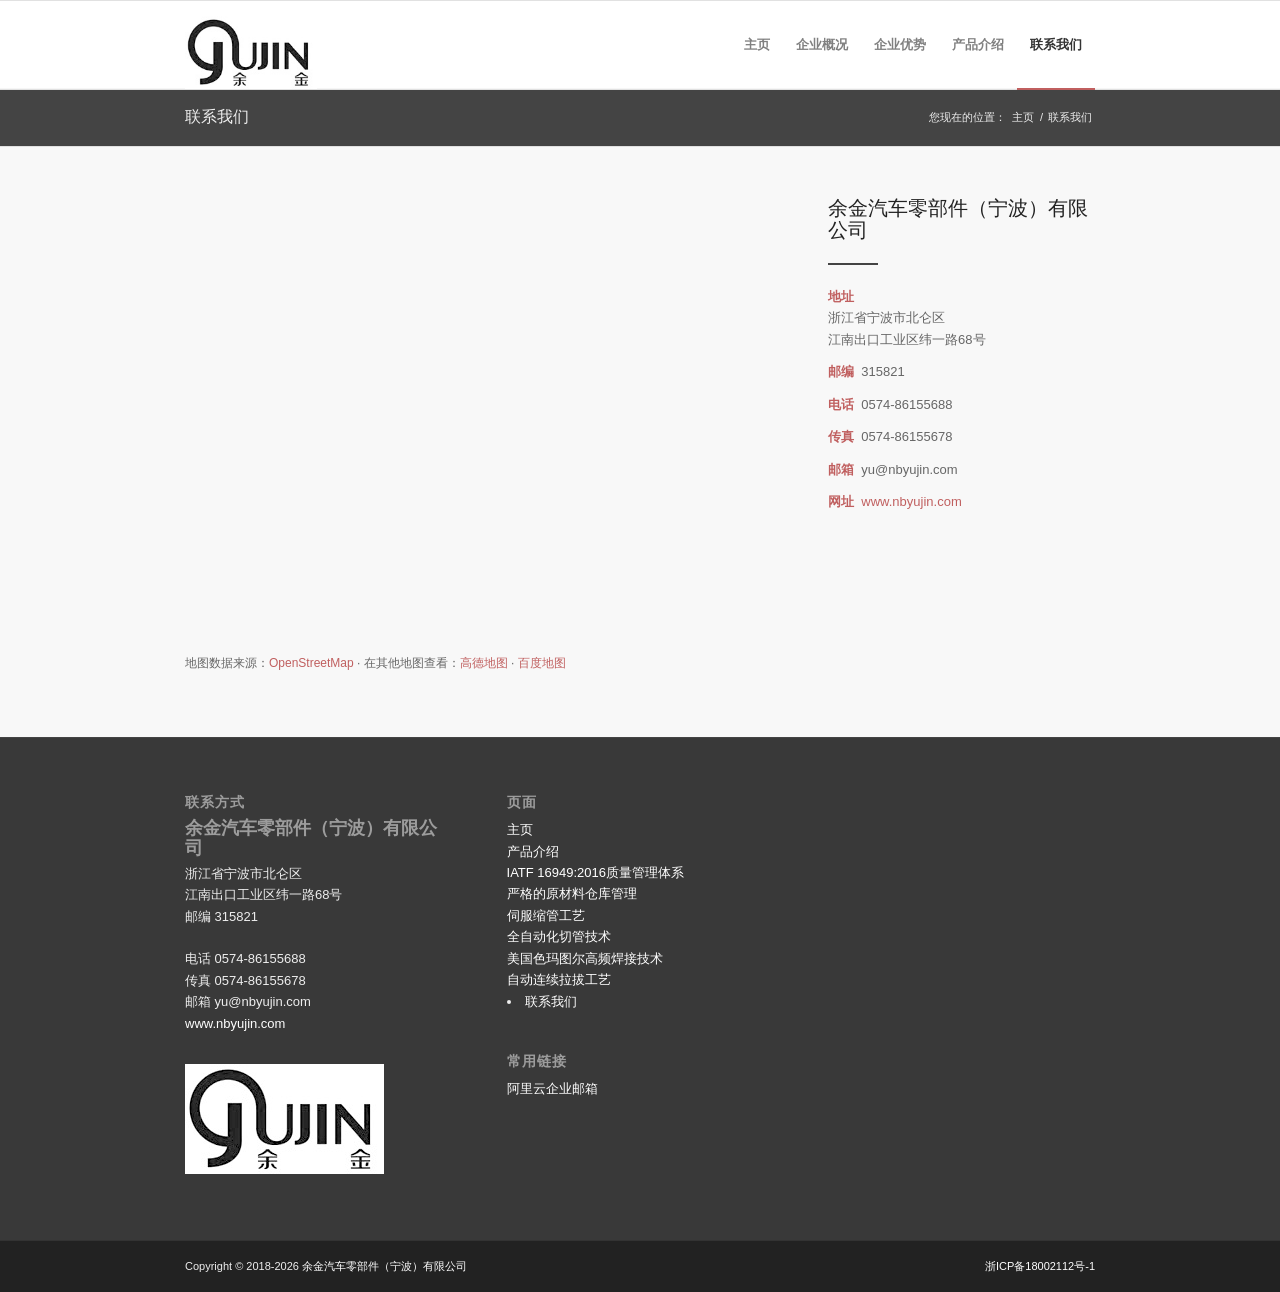
<file: nbyujin.com/contact.html>
<!DOCTYPE html>
<html lang="zh-CN" class="html_stretched fixed_layout av-preloader-disabled av-default-lightbox  html_header_top html_logo_left html_main_nav_header html_menu_right html_slim html_header_sticky html_header_shrinking html_mobile_menu_phone html_content_align_center html_header_unstick_top_disabled html_header_stretch_disabled html_elegant-blog html_av-overlay-side html_av-overlay-side-classic html_av-submenu-noclone html_entry_id_23 av-no-preview html_text_menu_active  avia_desktop  js_active  avia_transform  avia_transform3d  avia_transform  avia_transform3d  avia-webkit avia-webkit-131 avia-chrome avia-chrome-131 avia-mac"><head><meta http-equiv="Content-Type" content="text/html; charset=UTF-8">

<meta name="robots" content="index, follow">


<!-- mobile setting -->


<!-- Scripts/CSS and wp_head hook -->
<title>联系我们 – 余金汽车零部件（宁波）有限公司</title>
    <link rel="icon" type="image/jpeg" href="./statics/shared/logo-black.jpg">

<!-- google webfont font replacement -->
<link rel="stylesheet" id="avia-google-webfont" href="./statics/shared/css" type="text/css" media="all">
<link rel="stylesheet" id="avia-grid-css" href="./statics/shared/grid.css" type="text/css" media="all">
<link rel="stylesheet" id="avia-base-css" href="./statics/shared/base.css" type="text/css" media="all">
<link rel="stylesheet" id="avia-layout-css" href="./statics/shared/layout.css" type="text/css" media="all">
<link rel="stylesheet" id="avia-scs-css" href="./statics/shared/shortcodes.css" type="text/css" media="all">
<link rel="stylesheet" id="avia-popup-css-css" href="./statics/shared/magnific-popup.css" type="text/css" media="screen">
<link rel="stylesheet" id="avia-print-css" href="./statics/shared/print.css" type="text/css" media="print">
<link rel="stylesheet" id="avia-dynamic-css" href="./statics/shared/enfold.css" type="text/css" media="all">
<link rel="stylesheet" id="avia-custom-css" href="./statics/shared/custom.css" type="text/css" media="all">
<script type="text/javascript" src="./statics/shared/jquery.js"></script>
<script type="text/javascript" src="./statics/shared/jquery-migrate.min.js"></script>
    <script type="text/javascript" src="./statics/shared/avia-compat.js"></script>
<link rel="stylesheet" href="./statics/shared/fontawesome-compat.css" type="text/css" media="all">
  </head>




<body id="top" class="page-template-default page page-id-23 stretched open_sans " itemscope="itemscope" itemtype="https://schema.org/WebPage">

	
	<div id="wrap_all">

	
<header id="header" class="all_colors header_color light_bg_color av_header_top av_logo_left av_main_nav_header av_menu_right av_slim av_header_sticky av_header_shrinking av_header_stretch_disabled av_mobile_menu_phone av_header_unstick_top_disabled av_bottom_nav_disabled av_header_border_disabled" role="banner" itemscope="itemscope" itemtype="https://schema.org/WPHeader">

		<div id="header_main" class="container_wrap container_wrap_logo">
	
        <div class="container av-logo-container" style="height: 88px; line-height: 88px;"><div class="inner-container"><span class="logo"><a href="./index.html" style="max-height: 88px;"><img height="100" width="300" src="./statics/shared/logo-black.jpg" alt="余金汽车零部件（宁波）有限公司" style="max-height: 88px;"></a></span><nav class="main_menu" data-selectname="Select a page" role="navigation" itemscope="itemscope" itemtype="https://schema.org/SiteNavigationElement"><div class="avia-menu av-main-nav-wrap"><ul id="avia-menu" class="menu av-main-nav"><li id="menu-item-251" class="menu-item menu-item-type-post_type menu-item-object-page menu-item-home menu-item-top-level menu-item-top-level-1"><a href="./index.html" itemprop="url" style="height: 88px; line-height: 88px;"><span class="avia-bullet"></span><span class="avia-menu-text">主页</span><span class="avia-menu-fx"><span class="avia-arrow-wrap"><span class="avia-arrow"></span></span></span></a></li>
<li id="menu-item-254" class="menu-item menu-item-type-post_type menu-item-object-page menu-item-top-level menu-item-top-level-2"><a href="./about.html" itemprop="url" style="height: 88px; line-height: 88px;"><span class="avia-bullet"></span><span class="avia-menu-text">企业概况</span><span class="avia-menu-fx"><span class="avia-arrow-wrap"><span class="avia-arrow"></span></span></span></a></li>
<li id="menu-item-256" class="menu-item menu-item-type-post_type menu-item-object-page menu-item-has-children menu-item-top-level menu-item-top-level-3 dropdown_ul_available"><a href="./advantages.html" itemprop="url" style="height: 88px; line-height: 88px;"><span class="avia-bullet"></span><span class="avia-menu-text">企业优势</span><span class="avia-menu-fx"><span class="avia-arrow-wrap"><span class="avia-arrow"></span></span></span><span class="dropdown_available"></span></a>


<ul class="sub-menu" style="display: block; opacity: 0; visibility: hidden;">
	<li id="menu-item-250" class="menu-item menu-item-type-post_type menu-item-object-page"><a href="advantages-yuanliao.html" itemprop="url"><span class="avia-bullet"></span><span class="avia-menu-text">严格的原材料仓库管理</span></a></li>
	<li id="menu-item-257" class="menu-item menu-item-type-post_type menu-item-object-page"><a href="./advantages-hanjie.html" itemprop="url"><span class="avia-bullet"></span><span class="avia-menu-text">美国色玛图尔高频焊接技术</span></a></li>
	<li id="menu-item-249" class="menu-item menu-item-type-post_type menu-item-object-page"><a href="./advantages-laba.html" itemprop="url"><span class="avia-bullet"></span><span class="avia-menu-text">自动连续拉拔工艺</span></a></li>
	<li id="menu-item-260" class="menu-item menu-item-type-post_type menu-item-object-page"><a href="./advantages-qiege.html" itemprop="url"><span class="avia-bullet"></span><span class="avia-menu-text">全自动化切管技术</span></a></li>
	<li id="menu-item-258" class="menu-item menu-item-type-post_type menu-item-object-page"><a href="./advantages-suoguan.html" itemprop="url"><span class="avia-bullet"></span><span class="avia-menu-text">伺服缩管工艺</span></a></li>
	<li id="menu-item-259" class="menu-item menu-item-type-post_type menu-item-object-page"><a href="./advantages-qa.html" itemprop="url"><span class="avia-bullet"></span><span class="avia-menu-text">IATF 16949:2016质量管理体系</span></a></li>
</ul>
</li>
<li id="menu-item-279" class="menu-item menu-item-type-post_type menu-item-object-page menu-item-top-level menu-item-top-level-4"><a href="product.html" itemprop="url" style="height: 88px; line-height: 88px;"><span class="avia-bullet"></span><span class="avia-menu-text">产品介绍</span><span class="avia-menu-fx"><span class="avia-arrow-wrap"><span class="avia-arrow"></span></span></span></a></li>
<li id="menu-item-252" class="menu-item menu-item-type-post_type menu-item-object-page page_item page-item-23 current_page_item menu-item-top-level menu-item-top-level-5 current-menu-item"><a href="contact.html" itemprop="url" style="height: 88px; line-height: 88px;"><span class="avia-bullet"></span><span class="avia-menu-text">联系我们</span><span class="avia-menu-fx"><span class="avia-arrow-wrap"><span class="avia-arrow"></span></span></span></a></li><li class="av-burger-menu-main menu-item-avia-special ">
	        			<a href="./contact.html#" style="height: 88px; line-height: 88px;">
							<span class="av-hamburger av-hamburger--spin av-js-hamburger">
					        <span class="av-hamburger-box">
						          <span class="av-hamburger-inner"></span>
						          <strong>Menu</strong>
					        </span>
							</span>
						</a>
	        		   </li></ul></div></nav></div> </div> 
		<!-- end container_wrap-->
		</div>
		
		<div class="header_bg"></div>

<!-- end header -->
</header>
		
	<div id="main" class="all_colors" data-scroll-offset="88">

	<div class="stretch_full container_wrap alternate_color dark_bg_color title_container"><div class="container"><h1 class="main-title entry-title"><a href="contact.html" rel="bookmark" title="Permanent Link: 联系我们" itemprop="headline">联系我们</a></h1><div class="breadcrumb breadcrumbs avia-breadcrumbs"><div class="breadcrumb-trail" xmlns:v="https://rdf.data-vocabulary.org/#"><span class="trail-before"><span class="breadcrumb-title">您现在的位置：</span></span> <a href="index.html" title="余金汽车零部件（宁波）有限公司" rel="home" class="trail-begin">主页</a> <span class="sep">/</span> <span class="trail-end">联系我们</span></div></div></div></div><div id="av_section_1" class="avia-section main_color avia-section-default avia-no-shadow avia-bg-style-scroll  avia-builder-el-0  avia-builder-el-no-sibling   container_wrap fullsize"><div class="container"><main role="main" itemprop="mainContentOfPage" class="template-page content  av-content-full alpha units"><div class="post-entry post-entry-type-page post-entry-23"><div class="entry-content-wrapper clearfix">
<div class="flex_column av_two_third  flex_column_div av-zero-column-padding first  avia-builder-el-1  el_before_av_one_third  avia-builder-el-first  " style="border-radius:0px; "><section class="avia_codeblock_section  avia_code_block_0" itemscope="itemscope" itemtype="https://schema.org/CreativeWork"><div class="avia_codeblock " itemprop="text"><div class="map" style="margin-bottom:1em;"><div style="position:relative;height:450px;overflow:hidden;"><iframe src="https://www.openstreetmap.org/export/embed.html?bbox=121.6916%2C29.9242%2C121.7116%2C29.9442&amp;layer=mapnik&amp;marker=29.9342%2C121.7016" style="position:absolute;top:0;left:0;width:100%;height:480px;border:0;" loading="lazy" title="公司位置地图"></iframe></div><p style="font-size:12px;margin:6px 0 0;color:#666;">地图数据来源：<a href="https://www.openstreetmap.org/copyright" target="_blank" rel="noopener">OpenStreetMap</a> · 在其他地图查看：<a href="https://uri.amap.com/marker?position=121.701591,29.934217&amp;name=%E4%BD%99%E9%87%91%E6%B1%BD%E8%BD%A6%E9%9B%B6%E9%83%A8%E4%BB%B6%EF%BC%88%E5%AE%81%E6%B3%A2%EF%BC%89%E6%9C%89%E9%99%90%E5%85%AC%E5%8F%B8" target="_blank" rel="noopener">高德地图</a> · <a href="https://api.map.baidu.com/geocoder?address=%E6%B5%99%E6%B1%9F%E7%9C%81%E5%AE%81%E6%B3%A2%E5%B8%82%E5%8C%97%E4%BB%91%E5%8C%BA%E6%B1%9F%E5%8D%97%E5%87%BA%E5%8F%A3%E5%B7%A5%E4%B8%9A%E5%8C%BA%E7%BA%AC%E4%B8%80%E8%B7%AF68%E5%8F%B7&amp;output=html" target="_blank" rel="noopener">百度地图</a></p></div>
        </div></section></div><div class="flex_column av_one_third  av-animated-generic bottom-to-top  flex_column_div av-zero-column-padding   avia-builder-el-3  el_after_av_two_third  avia-builder-el-last   avia_start_animation avia_start_delayed_animation" style="border-radius:0px; "><div style="padding-bottom:0px;" class="av-special-heading av-special-heading-h3  blockquote modern-quote  avia-builder-el-4  el_before_av_hr  avia-builder-el-first  "><h3 class="av-special-heading-tag " itemprop="headline">余金汽车零部件（宁波）有限公司</h3><div class="special-heading-border"><div class="special-heading-inner-border"></div></div></div>
<div style=" margin-top:10px; margin-bottom:10px;" class="hr hr-custom hr-left hr-icon-no   avia-builder-el-5  el_after_av_heading  el_before_av_textblock "><span class="hr-inner   inner-border-av-border-fat" style=" width:50px; border-color:#109bc5;"><span class="hr-inner-style"></span></span></div>
<section class="av_textblock_section " itemscope="itemscope" itemtype="https://schema.org/CreativeWork"><div class="avia_textblock  " itemprop="text"><p><b>地址</b><br>
浙江省宁波市北仑区<br>
江南出口工业区纬一路68号</p>
<p><strong>邮编</strong>&nbsp; 315821</p>
<p><strong>电话&nbsp;&nbsp;</strong>0574-86155688</p>
<p><strong>传真&nbsp;&nbsp;</strong>0574-86155678</p>
<p><strong>邮箱&nbsp;&nbsp;</strong>yu@nbyujin.com</p>
<p><strong>网址&nbsp;&nbsp;</strong><a href="./index.html">www.nbyujin.com</a></p>
</div></section></div>
</div></div></main><!-- close content main element --> <!-- section close by builder template -->		</div><!--end builder template--></div><!-- close default .container_wrap element -->						<div class="container_wrap footer_color" id="footer">

					<div class="container">

						<div class="flex_column av_one_third  first el_before_av_one_third"><section id="custom_html-2" class="widget_text widget clearfix widget_custom_html"><h3 class="widgettitle">联系方式</h3><div class="textwidget custom-html-widget"><h4>
余金汽车零部件（宁波）有限公司
</h4>
浙江省宁波市北仑区<br>
江南出口工业区纬一路68号<br>
邮编  315821<br><br>
电话  0574-86155688<br>
传真  0574-86155678<br>
邮箱  yu@nbyujin.com<br>
<a href="./index.html">www.nbyujin.com</a></div><span class="seperator extralight-border"></span></section><section id="media_image-2" class="widget clearfix widget_media_image"><img width="199" height="110" src="./statics/shared/logo-black.jpg" class="image wp-image-640  attachment-full size-full" alt="" style="max-width: 100%; height: auto;"><span class="seperator extralight-border"></span></section></div><div class="flex_column av_one_third  el_after_av_one_third  el_before_av_one_third "><section id="pages-2" class="widget clearfix widget_pages"><h3 class="widgettitle">页面</h3>		<ul>
			<li class="page_item page-item-19"><a href="./index.html">主页</a></li>
<li class="page_item page-item-272"><a href="product.html">产品介绍</a></li>
<li class="page_item page-item-25 page_item_has_children"><a href="advantages.html>企业优势</a>
<ul class="children">
	<li class="page_item page-item-140"><a href="./advantages-qa.html">IATF 16949:2016质量管理体系</a></li>
	<li class="page_item page-item-113"><a href="advantages-yuanliao.html">严格的原材料仓库管理</a></li>
	<li class="page_item page-item-142"><a href="./advantages-suoguan.html">伺服缩管工艺</a></li>
	<li class="page_item page-item-138"><a href="./advantages-qiege.html">全自动化切管技术</a></li>
	<li class="page_item page-item-144"><a href="./advantages-hanjie.html">美国色玛图尔高频焊接技术</a></li>
	<li class="page_item page-item-135"><a href="./advantages-laba.html">自动连续拉拔工艺</a></li>
</ul>
</li>
<li class="page_item page-item-31"><a href="about.html>企业概况</a></li>
<li class="page_item page-item-23 current_page_item"><a href="contact.html" aria-current="page">联系我们</a></li>
		</ul>
			<span class="seperator extralight-border"></span></section><section id="custom_html-3" class="widget_text widget clearfix widget_custom_html"><h3 class="widgettitle">常用链接</h3><div class="textwidget custom-html-widget"><ul>
<li><a href="https://qiye.aliyun.com/?lang=zh_CN" target="_blank">阿里云企业邮箱</a></li>
</ul></div><span class="seperator extralight-border"></span></section></div><div class="flex_column av_one_third  el_after_av_one_third  el_before_av_one_third "></div>

					</div>


				<!-- ####### END FOOTER CONTAINER ####### -->
				</div>

	


			

			
				<footer class="container_wrap socket_color" id="socket" role="contentinfo" itemscope="itemscope" itemtype="https://schema.org/WPFooter">
                    <div class="container">

						<span class="copyright"> Copyright © 2018-<span class="copyright-end-year">2025</span> <a href="./index.html">余金汽车零部件（宁波）有限公司</a></span><a href="https://beian.miit.gov.cn/" rel="external nofollow" target="_blank"><span class="copyright" style="float: right">浙ICP备18002112号-1</span></a>

                        
                    </div>

	            <!-- ####### END SOCKET CONTAINER ####### -->
				</footer>


					<!-- end main -->
		</div>
		
		<!-- end wrap_all --></div>


 <script type="text/javascript">
 /* <![CDATA[ */  
var avia_framework_globals = avia_framework_globals || {};
    avia_framework_globals.ajaxurl = '';
/* ]]> */ 
</script>
 
 <script type="text/javascript" src="./statics/shared/avia.js"></script>
<script type="text/javascript" src="./statics/shared/shortcodes.js"></script>
<script type="text/javascript" src="./statics/shared/jquery.magnific-popup.min.js"></script>
<a href="contact.html" title="Scroll to top" id="scroll-top-link" aria-hidden="true" data-av_icon="" data-av_iconfont="entypo-fontello"><span class="avia_hidden_link_text">Scroll to top</span></a>

<div id="fb-root"></div>






<script>document.querySelectorAll(".copyright-end-year").forEach(e=>e.textContent=new Date().getFullYear());</script></body></html>
</file>
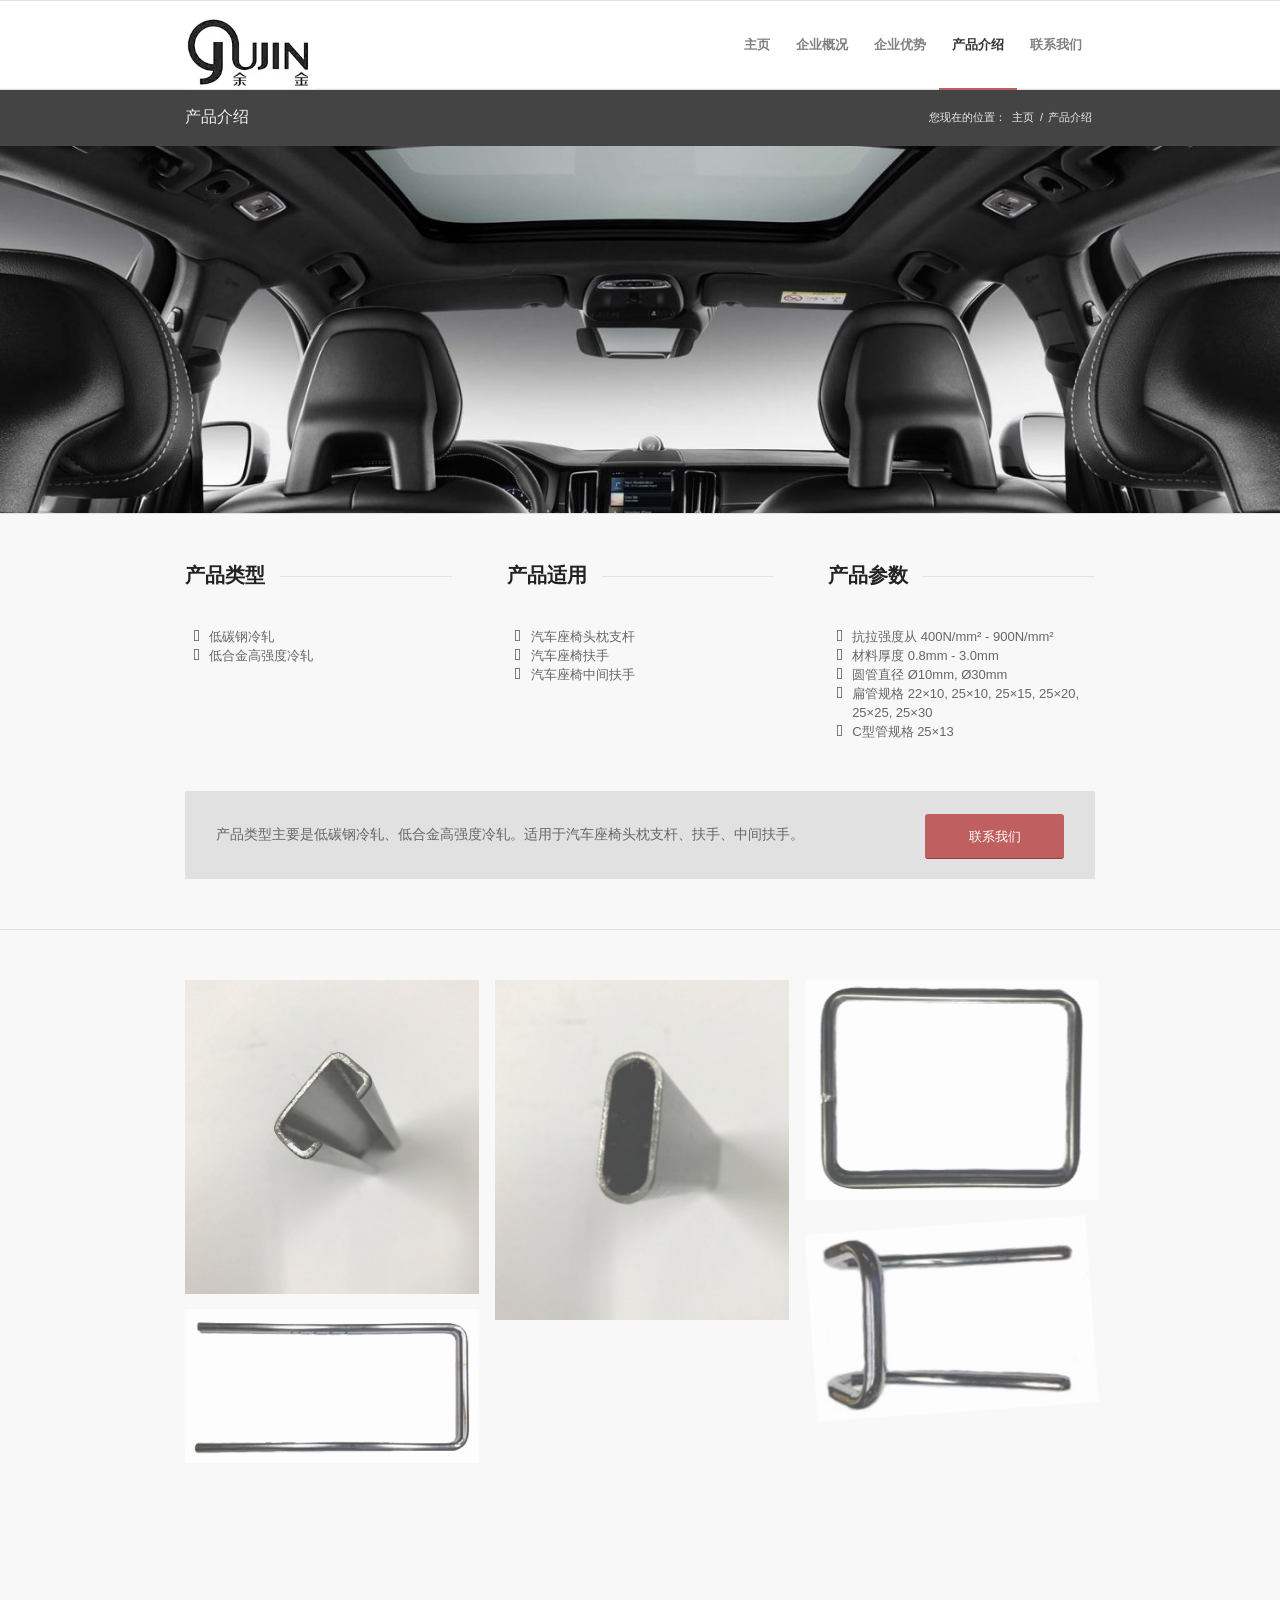
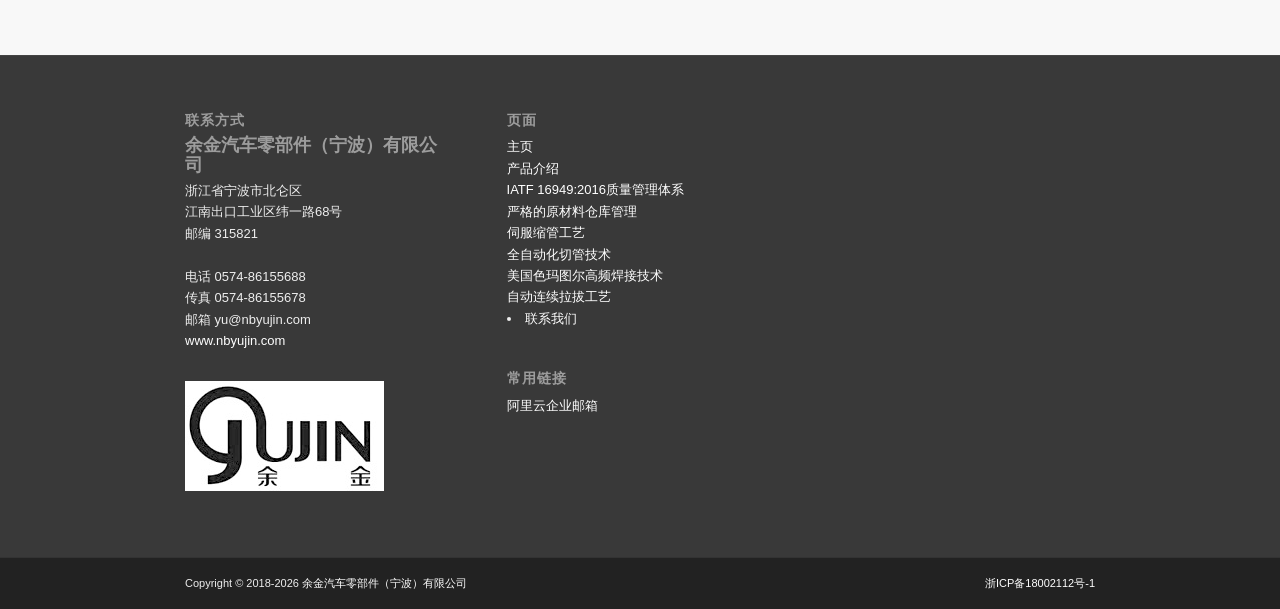
<file: nbyujin.com/product.html>
<!DOCTYPE html>
<html
  lang="zh-CN"
  class="html_stretched fixed_layout av-preloader-disabled av-default-lightbox html_header_top html_logo_left html_main_nav_header html_menu_right html_slim html_header_sticky html_header_shrinking html_mobile_menu_phone html_content_align_center html_header_unstick_top_disabled html_header_stretch_disabled html_elegant-blog html_av-overlay-side html_av-overlay-side-classic html_av-submenu-noclone html_entry_id_272 av-no-preview html_text_menu_active avia_desktop js_active avia_transform avia_transform3d avia_transform avia_transform3d avia-webkit avia-webkit-131 avia-chrome avia-chrome-131 avia-mac"
>
  <head>
    <meta http-equiv="Content-Type" content="text/html; charset=UTF-8" />

    <meta name="robots" content="index, follow" />

    <!-- mobile setting -->

    <!-- Scripts/CSS and wp_head hook -->
    <title>产品介绍 – 余金汽车零部件（宁波）有限公司</title>
    <link rel="icon" type="image/jpeg" href="./statics/shared/logo-black.jpg">

    <!-- google webfont font replacement -->
    <link
      rel="stylesheet"
      id="avia-google-webfont"
      href="./statics/shared/css"
      type="text/css"
      media="all"
    />
    <link
      rel="stylesheet"
      id="avia-grid-css"
      href="./statics/shared/grid.css"
      type="text/css"
      media="all"
    />
    <link
      rel="stylesheet"
      id="avia-base-css"
      href="./statics/shared/base.css"
      type="text/css"
      media="all"
    />
    <link
      rel="stylesheet"
      id="avia-layout-css"
      href="./statics/shared/layout.css"
      type="text/css"
      media="all"
    />
    <link
      rel="stylesheet"
      id="avia-scs-css"
      href="./statics/shared/shortcodes.css"
      type="text/css"
      media="all"
    />
    <link
      rel="stylesheet"
      id="avia-popup-css-css"
      href="./statics/shared/magnific-popup.css"
      type="text/css"
      media="screen"
    />
    <link
      rel="stylesheet"
      id="avia-print-css"
      href="./statics/shared/print.css"
      type="text/css"
      media="print"
    />
    <link
      rel="stylesheet"
      id="avia-dynamic-css"
      href="./statics/shared/enfold.css"
      type="text/css"
      media="all"
    />
    <link
      rel="stylesheet"
      id="avia-custom-css"
      href="./statics/shared/custom.css"
      type="text/css"
      media="all"
    />
    <script type="text/javascript" src="./statics/shared/jquery.js"></script>
    <script
      type="text/javascript"
      src="./statics/shared/jquery-migrate.min.js"
    ></script>
    <script type="text/javascript" src="./statics/shared/avia-compat.js"></script>
    <link rel="stylesheet" href="./statics/shared/fontawesome-compat.css" type="text/css" media="all">
  </head>

  <body
    id="top"
    class="page-template-default page page-id-272 stretched open_sans"
    itemscope="itemscope"
    itemtype="https://schema.org/WebPage"
  >
    <div id="wrap_all">
      <header
        id="header"
        class="all_colors header_color light_bg_color av_header_top av_logo_left av_main_nav_header av_menu_right av_slim av_header_sticky av_header_shrinking av_header_stretch_disabled av_mobile_menu_phone av_header_unstick_top_disabled av_bottom_nav_disabled av_header_border_disabled"
        role="banner"
        itemscope="itemscope"
        itemtype="https://schema.org/WPHeader"
      >
        <div id="header_main" class="container_wrap container_wrap_logo">
          <div
            class="container av-logo-container"
            style="height: 88px; line-height: 88px"
          >
            <div class="inner-container">
              <span class="logo"
                ><a href="./index.html" style="max-height: 88px"
                  ><img
                    height="100"
                    width="300"
                    src="./statics/shared/logo-black.jpg"
                    alt="余金汽车零部件（宁波）有限公司"
                    style="max-height: 88px" /></a
              ></span>
              <nav
                class="main_menu"
                data-selectname="Select a page"
                role="navigation"
                itemscope="itemscope"
                itemtype="https://schema.org/SiteNavigationElement"
              >
                <div class="avia-menu av-main-nav-wrap">
                  <ul id="avia-menu" class="menu av-main-nav">
                    <li
                      id="menu-item-251"
                      class="menu-item menu-item-type-post_type menu-item-object-page menu-item-home menu-item-top-level menu-item-top-level-1"
                    >
                      <a
                        href="./index.html"
                        itemprop="url"
                        style="height: 88px; line-height: 88px"
                        ><span class="avia-bullet"></span
                        ><span class="avia-menu-text">主页</span
                        ><span class="avia-menu-fx"
                          ><span class="avia-arrow-wrap"
                            ><span class="avia-arrow"></span></span></span
                      ></a>
                    </li>
                    <li
                      id="menu-item-254"
                      class="menu-item menu-item-type-post_type menu-item-object-page menu-item-top-level menu-item-top-level-2"
                    >
                      <a
                        href="about.html"
                        itemprop="url"
                        style="height: 88px; line-height: 88px"
                        ><span class="avia-bullet"></span
                        ><span class="avia-menu-text">企业概况</span
                        ><span class="avia-menu-fx"
                          ><span class="avia-arrow-wrap"
                            ><span class="avia-arrow"></span></span></span
                      ></a>
                    </li>
                    <li
                      id="menu-item-256"
                      class="menu-item menu-item-type-post_type menu-item-object-page menu-item-has-children menu-item-top-level menu-item-top-level-3 dropdown_ul_available"
                    >
                      <a
                        href="advantages.html"
                        itemprop="url"
                        style="height: 88px; line-height: 88px"
                        ><span class="avia-bullet"></span
                        ><span class="avia-menu-text">企业优势</span
                        ><span class="avia-menu-fx"
                          ><span class="avia-arrow-wrap"
                            ><span class="avia-arrow"></span></span></span
                        ><span class="dropdown_available"></span
                      ></a>

                      <ul
                        class="sub-menu"
                        style="display: block; opacity: 0; visibility: hidden"
                      >
                        <li
                          id="menu-item-250"
                          class="menu-item menu-item-type-post_type menu-item-object-page"
                        >
                          <a
                            href="advantages-yuanliao.html"
                            itemprop="url"
                            ><span class="avia-bullet"></span
                            ><span class="avia-menu-text"
                              >严格的原材料仓库管理</span
                            ></a
                          >
                        </li>
                        <li
                          id="menu-item-257"
                          class="menu-item menu-item-type-post_type menu-item-object-page"
                        >
                          <a
                            href="./advantages-hanjie.html"
                            itemprop="url"
                            ><span class="avia-bullet"></span
                            ><span class="avia-menu-text"
                              >美国色玛图尔高频焊接技术</span
                            ></a
                          >
                        </li>
                        <li
                          id="menu-item-249"
                          class="menu-item menu-item-type-post_type menu-item-object-page"
                        >
                          <a
                            href="./advantages-laba.html"
                            itemprop="url"
                            ><span class="avia-bullet"></span
                            ><span class="avia-menu-text"
                              >自动连续拉拔工艺</span
                            ></a
                          >
                        </li>
                        <li
                          id="menu-item-260"
                          class="menu-item menu-item-type-post_type menu-item-object-page"
                        >
                          <a
                            href="./advantages-qiege.html"
                            itemprop="url"
                            ><span class="avia-bullet"></span
                            ><span class="avia-menu-text"
                              >全自动化切管技术</span
                            ></a
                          >
                        </li>
                        <li
                          id="menu-item-258"
                          class="menu-item menu-item-type-post_type menu-item-object-page"
                        >
                          <a
                            href="./advantages-suoguan.html"
                            itemprop="url"
                            ><span class="avia-bullet"></span
                            ><span class="avia-menu-text">伺服缩管工艺</span></a
                          >
                        </li>
                        <li
                          id="menu-item-259"
                          class="menu-item menu-item-type-post_type menu-item-object-page"
                        >
                          <a
                            href="./advantages-qa.html"
                            itemprop="url"
                            ><span class="avia-bullet"></span
                            ><span class="avia-menu-text"
                              >IATF 16949:2016质量管理体系</span
                            ></a
                          >
                        </li>
                      </ul>
                    </li>
                    <li
                      id="menu-item-279"
                      class="menu-item menu-item-type-post_type menu-item-object-page page_item page-item-272 current_page_item menu-item-top-level menu-item-top-level-4 current-menu-item"
                    >
                      <a
                        href="product.html"
                        itemprop="url"
                        style="height: 88px; line-height: 88px"
                        ><span class="avia-bullet"></span
                        ><span class="avia-menu-text">产品介绍</span
                        ><span class="avia-menu-fx"
                          ><span class="avia-arrow-wrap"
                            ><span class="avia-arrow"></span></span></span
                      ></a>
                    </li>
                    <li
                      id="menu-item-252"
                      class="menu-item menu-item-type-post_type menu-item-object-page menu-item-top-level menu-item-top-level-5"
                    >
                      <a
                        href="contact.html"
                        itemprop="url"
                        style="height: 88px; line-height: 88px"
                        ><span class="avia-bullet"></span
                        ><span class="avia-menu-text">联系我们</span
                        ><span class="avia-menu-fx"
                          ><span class="avia-arrow-wrap"
                            ><span class="avia-arrow"></span></span></span
                      ></a>
                    </li>
                    <li class="av-burger-menu-main menu-item-avia-special">
                      <a
                        href="./product.html#"
                        style="height: 88px; line-height: 88px"
                      >
                        <span
                          class="av-hamburger av-hamburger--spin av-js-hamburger"
                        >
                          <span class="av-hamburger-box">
                            <span class="av-hamburger-inner"></span>
                            <strong>Menu</strong>
                          </span>
                        </span>
                      </a>
                    </li>
                  </ul>
                </div>
              </nav>
            </div>
          </div>
          <!-- end container_wrap-->
        </div>

        <div class="header_bg"></div>

        <!-- end header -->
      </header>

      <div id="main" class="all_colors" data-scroll-offset="88">
        <div
          class="stretch_full container_wrap alternate_color dark_bg_color title_container"
        >
          <div class="container">
            <h1 class="main-title entry-title">
              <a
                href="product.html"
                rel="bookmark"
                title="Permanent Link: 产品介绍"
                itemprop="headline"
                >产品介绍</a
              >
            </h1>
            <div class="breadcrumb breadcrumbs avia-breadcrumbs">
              <div
                class="breadcrumb-trail"
                xmlns:v="https://rdf.data-vocabulary.org/#"
              >
                <span class="trail-before"
                  ><span class="breadcrumb-title">您现在的位置：</span></span
                >
                <a
                  href="index.html"
                  title="余金汽车零部件（宁波）有限公司"
                  rel="home"
                  class="trail-begin"
                  >主页</a
                >
                <span class="sep">/</span>
                <span class="trail-end">产品介绍</span>
              </div>
            </div>
          </div>
        </div>
        <div
          id="full_slider_1"
          class="avia-fullwidth-slider main_color avia-shadow avia-builder-el-0 el_before_av_one_third avia-builder-el-first container_wrap fullsize"
        >
          <div
            data-size="featured"
            data-lightbox_size="large"
            data-animation="slide"
            data-ids="706"
            data-video_counter="0"
            data-autoplay="false"
            data-bg_slider="false"
            data-slide_height=""
            data-handle="av_slideshow_full"
            data-interval="5"
            data-class=" "
            data-css_id=""
            data-scroll_down=""
            data-control_layout="av-control-default"
            data-custom_markup=""
            data-perma_caption=""
            data-autoplay_stopper=""
            data-image_attachment=""
            data-min_height="0px"
            data-src=""
            data-position="top left"
            data-repeat="no-repeat"
            data-attach="scroll"
            data-stretch=""
            data-default-height="28.666666666667"
            class="avia-slideshow avia-slideshow-1 av-control-default avia-slideshow-featured av_slideshow_full avia-slide-slider"
            itemscope="itemscope"
            itemtype="https://schema.org/ImageObject"
          >
            <ul class="avia-slideshow-inner" style="padding: 0px">
              <li
                class="av-single-slide slide-1 active-slide"
                style="
                  visibility: visible;
                  opacity: 1;
                  transition: none;
                  transform: translateZ(0px);
                "
              >
                <div data-rel="slideshow-1" class="avia-slide-wrap">
                  <img
                    src="./statics/product/volvo-xc60-interior-seats-back-to-front-charcoal-leather-v1-e1516487532195-1500x430.jpg"
                    width="1500"
                    height="430"
                    title="volvo-xc60-interior-seats-back-to-front-charcoal-leather-v1"
                    alt=""
                    itemprop="thumbnailUrl"
                    style="left: 0px"
                  />
                </div>
              </li>
            </ul>
          </div>
        </div>
        <div
          id="after_full_slider_1"
          class="main_color av_default_container_wrap container_wrap fullsize"
        >
          <div class="container">
            <div class="template-page content av-content-full alpha units">
              <div class="post-entry post-entry-type-page post-entry-272">
                <div class="entry-content-wrapper clearfix">
                  <div
                    class="flex_column av_one_third flex_column_div av-zero-column-padding first avia-builder-el-1 el_after_av_slideshow_full el_before_av_one_third avia-builder-el-first"
                    style="border-radius: 0px"
                  >
                    <div
                      style="padding-bottom: 10px"
                      class="av-special-heading av-special-heading-h3 avia-builder-el-2 el_before_av_iconlist avia-builder-el-first"
                    >
                      <h3 class="av-special-heading-tag" itemprop="headline">
                        产品类型
                      </h3>
                      <div class="special-heading-border">
                        <div class="special-heading-inner-border"></div>
                      </div>
                    </div>
                    <div
                      class="avia-icon-list-container avia-builder-el-3 el_after_av_heading avia-builder-el-last"
                    >
                      <ul
                        class="avia-icon-list avia-icon-list-left av-iconlist-small avia_animate_when_almost_visible avia_start_animation"
                      >
                        <li>
                          <div class="iconlist_icon avia-font-entypo-fontello">
                            <span
                              class="iconlist-char"
                              aria-hidden="true"
                              data-av_icon=""
                              data-av_iconfont="entypo-fontello"
                            ></span>
                          </div>
                          <article
                            class="article-icon-entry av-iconlist-empty"
                            itemscope="itemscope"
                            itemtype="https://schema.org/CreativeWork"
                          >
                            <div class="iconlist_content_wrap">
                              <header class="entry-content-header">
                                <div
                                  class="av_iconlist_title iconlist_title_small"
                                  itemprop="headline"
                                >
                                  低碳钢冷轧
                                </div>
                              </header>
                              <div
                                class="iconlist_content"
                                itemprop="text"
                              ></div>
                            </div>
                            <footer class="entry-footer"></footer>
                          </article>
                          <div class="iconlist-timeline"></div>
                        </li>
                        <li>
                          <div class="iconlist_icon avia-font-entypo-fontello">
                            <span
                              class="iconlist-char"
                              aria-hidden="true"
                              data-av_icon=""
                              data-av_iconfont="entypo-fontello"
                            ></span>
                          </div>
                          <article
                            class="article-icon-entry av-iconlist-empty"
                            itemscope="itemscope"
                            itemtype="https://schema.org/CreativeWork"
                          >
                            <div class="iconlist_content_wrap">
                              <header class="entry-content-header">
                                <div
                                  class="av_iconlist_title iconlist_title_small"
                                  itemprop="headline"
                                >
                                  低合金高强度冷轧
                                </div>
                              </header>
                              <div
                                class="iconlist_content"
                                itemprop="text"
                              ></div>
                            </div>
                            <footer class="entry-footer"></footer>
                          </article>
                          <div class="iconlist-timeline"></div>
                        </li>
                      </ul>
                    </div>
                  </div>
                  <div
                    class="flex_column av_one_third flex_column_div av-zero-column-padding avia-builder-el-4 el_after_av_one_third el_before_av_one_third"
                    style="border-radius: 0px"
                  >
                    <div
                      style="padding-bottom: 10px"
                      class="av-special-heading av-special-heading-h3 avia-builder-el-5 el_before_av_iconlist avia-builder-el-first"
                    >
                      <h3 class="av-special-heading-tag" itemprop="headline">
                        产品适用
                      </h3>
                      <div class="special-heading-border">
                        <div class="special-heading-inner-border"></div>
                      </div>
                    </div>
                    <div
                      class="avia-icon-list-container avia-builder-el-6 el_after_av_heading avia-builder-el-last"
                    >
                      <ul
                        class="avia-icon-list avia-icon-list-left av-iconlist-small avia_animate_when_almost_visible avia_start_animation"
                      >
                        <li>
                          <div class="iconlist_icon avia-font-entypo-fontello">
                            <span
                              class="iconlist-char"
                              aria-hidden="true"
                              data-av_icon=""
                              data-av_iconfont="entypo-fontello"
                            ></span>
                          </div>
                          <article
                            class="article-icon-entry av-iconlist-empty"
                            itemscope="itemscope"
                            itemtype="https://schema.org/CreativeWork"
                          >
                            <div class="iconlist_content_wrap">
                              <header class="entry-content-header">
                                <div
                                  class="av_iconlist_title iconlist_title_small"
                                  itemprop="headline"
                                >
                                  汽车座椅头枕支杆
                                </div>
                              </header>
                              <div
                                class="iconlist_content"
                                itemprop="text"
                              ></div>
                            </div>
                            <footer class="entry-footer"></footer>
                          </article>
                          <div class="iconlist-timeline"></div>
                        </li>
                        <li>
                          <div class="iconlist_icon avia-font-entypo-fontello">
                            <span
                              class="iconlist-char"
                              aria-hidden="true"
                              data-av_icon=""
                              data-av_iconfont="entypo-fontello"
                            ></span>
                          </div>
                          <article
                            class="article-icon-entry av-iconlist-empty"
                            itemscope="itemscope"
                            itemtype="https://schema.org/CreativeWork"
                          >
                            <div class="iconlist_content_wrap">
                              <header class="entry-content-header">
                                <div
                                  class="av_iconlist_title iconlist_title_small"
                                  itemprop="headline"
                                >
                                  汽车座椅扶手
                                </div>
                              </header>
                              <div
                                class="iconlist_content"
                                itemprop="text"
                              ></div>
                            </div>
                            <footer class="entry-footer"></footer>
                          </article>
                          <div class="iconlist-timeline"></div>
                        </li>
                        <li>
                          <div class="iconlist_icon avia-font-entypo-fontello">
                            <span
                              class="iconlist-char"
                              aria-hidden="true"
                              data-av_icon=""
                              data-av_iconfont="entypo-fontello"
                            ></span>
                          </div>
                          <article
                            class="article-icon-entry av-iconlist-empty"
                            itemscope="itemscope"
                            itemtype="https://schema.org/CreativeWork"
                          >
                            <div class="iconlist_content_wrap">
                              <header class="entry-content-header">
                                <div
                                  class="av_iconlist_title iconlist_title_small"
                                  itemprop="headline"
                                >
                                  汽车座椅中间扶手
                                </div>
                              </header>
                              <div
                                class="iconlist_content"
                                itemprop="text"
                              ></div>
                            </div>
                            <footer class="entry-footer"></footer>
                          </article>
                          <div class="iconlist-timeline"></div>
                        </li>
                      </ul>
                    </div>
                  </div>
                  <div
                    class="flex_column av_one_third flex_column_div av-zero-column-padding avia-builder-el-7 el_after_av_one_third el_before_av_promobox"
                    style="border-radius: 0px"
                  >
                    <div
                      style="padding-bottom: 10px"
                      class="av-special-heading av-special-heading-h3 avia-builder-el-8 el_before_av_iconlist avia-builder-el-first"
                    >
                      <h3 class="av-special-heading-tag" itemprop="headline">
                        产品参数
                      </h3>
                      <div class="special-heading-border">
                        <div class="special-heading-inner-border"></div>
                      </div>
                    </div>
                    <div
                      class="avia-icon-list-container avia-builder-el-9 el_after_av_heading avia-builder-el-last"
                    >
                      <ul
                        class="avia-icon-list avia-icon-list-left av-iconlist-small avia_animate_when_almost_visible avia_start_animation"
                      >
                        <li>
                          <div class="iconlist_icon avia-font-entypo-fontello">
                            <span
                              class="iconlist-char"
                              aria-hidden="true"
                              data-av_icon=""
                              data-av_iconfont="entypo-fontello"
                            ></span>
                          </div>
                          <article
                            class="article-icon-entry av-iconlist-empty"
                            itemscope="itemscope"
                            itemtype="https://schema.org/CreativeWork"
                          >
                            <div class="iconlist_content_wrap">
                              <header class="entry-content-header">
                                <div
                                  class="av_iconlist_title iconlist_title_small"
                                  itemprop="headline"
                                >
                                  抗拉强度从 400N/mm² - 900N/mm²
                                </div>
                              </header>
                              <div
                                class="iconlist_content"
                                itemprop="text"
                              ></div>
                            </div>
                            <footer class="entry-footer"></footer>
                          </article>
                          <div class="iconlist-timeline"></div>
                        </li>
                        <li>
                          <div class="iconlist_icon avia-font-entypo-fontello">
                            <span
                              class="iconlist-char"
                              aria-hidden="true"
                              data-av_icon=""
                              data-av_iconfont="entypo-fontello"
                            ></span>
                          </div>
                          <article
                            class="article-icon-entry av-iconlist-empty"
                            itemscope="itemscope"
                            itemtype="https://schema.org/CreativeWork"
                          >
                            <div class="iconlist_content_wrap">
                              <header class="entry-content-header">
                                <div
                                  class="av_iconlist_title iconlist_title_small"
                                  itemprop="headline"
                                >
                                  材料厚度 0.8mm - 3.0mm
                                </div>
                              </header>
                              <div
                                class="iconlist_content"
                                itemprop="text"
                              ></div>
                            </div>
                            <footer class="entry-footer"></footer>
                          </article>
                          <div class="iconlist-timeline"></div>
                        </li>
                        <li>
                          <div class="iconlist_icon avia-font-entypo-fontello">
                            <span
                              class="iconlist-char"
                              aria-hidden="true"
                              data-av_icon=""
                              data-av_iconfont="entypo-fontello"
                            ></span>
                          </div>
                          <article
                            class="article-icon-entry av-iconlist-empty"
                            itemscope="itemscope"
                            itemtype="https://schema.org/CreativeWork"
                          >
                            <div class="iconlist_content_wrap">
                              <header class="entry-content-header">
                                <div
                                  class="av_iconlist_title iconlist_title_small"
                                  itemprop="headline"
                                >
                                  圆管直径 Ø10mm, Ø30mm
                                </div>
                              </header>
                              <div
                                class="iconlist_content"
                                itemprop="text"
                              ></div>
                            </div>
                            <footer class="entry-footer"></footer>
                          </article>
                          <div class="iconlist-timeline"></div>
                        </li>
                        <li>
                          <div class="iconlist_icon avia-font-entypo-fontello">
                            <span
                              class="iconlist-char"
                              aria-hidden="true"
                              data-av_icon=""
                              data-av_iconfont="entypo-fontello"
                            ></span>
                          </div>
                          <article
                            class="article-icon-entry av-iconlist-empty"
                            itemscope="itemscope"
                            itemtype="https://schema.org/CreativeWork"
                          >
                            <div class="iconlist_content_wrap">
                              <header class="entry-content-header">
                                <div
                                  class="av_iconlist_title iconlist_title_small"
                                  itemprop="headline"
                                >
                                  扁管规格 22×10, 25×10, 25×15, 25×20, 25×25,
                                  25×30
                                </div>
                              </header>
                              <div
                                class="iconlist_content"
                                itemprop="text"
                              ></div>
                            </div>
                            <footer class="entry-footer"></footer>
                          </article>
                          <div class="iconlist-timeline"></div>
                        </li>
                        <li>
                          <div class="iconlist_icon avia-font-entypo-fontello">
                            <span
                              class="iconlist-char"
                              aria-hidden="true"
                              data-av_icon=""
                              data-av_iconfont="entypo-fontello"
                            ></span>
                          </div>
                          <article
                            class="article-icon-entry av-iconlist-empty"
                            itemscope="itemscope"
                            itemtype="https://schema.org/CreativeWork"
                          >
                            <div class="iconlist_content_wrap">
                              <header class="entry-content-header">
                                <div
                                  class="av_iconlist_title iconlist_title_small"
                                  itemprop="headline"
                                >
                                  C型管规格 25×13
                                </div>
                              </header>
                              <div
                                class="iconlist_content"
                                itemprop="text"
                              ></div>
                            </div>
                            <footer class="entry-footer"></footer>
                          </article>
                          <div class="iconlist-timeline"></div>
                        </li>
                      </ul>
                    </div>
                  </div>
                  <div
                    class="av_promobox avia-button-yes avia-builder-el-10 el_after_av_one_third el_before_av_section avia-builder-el-last"
                  >
                    <div class="avia-promocontent">
                      <p>
                        产品类型主要是低碳钢冷轧、低合金高强度冷轧。适用于汽车座椅头枕支杆、扶手、中间扶手。
                      </p>
                    </div>
                    <div class="avia-button-wrap avia-button-right">
                      <a
                        href="contact.html"
                        class="avia-button avia-icon_select-no avia-color-theme-color avia-size-large avia-position-right"
                        ><span class="avia_iconbox_title">联系我们</span></a
                      >
                    </div>
                  </div>
                </div>
              </div>
            </div>
            <!-- close content main div -->
          </div>
        </div>
        <div
          id="av_section_1"
          class="avia-section main_color avia-section-default avia-no-shadow avia-bg-style-scroll avia-builder-el-11 el_after_av_promobox avia-builder-el-last container_wrap fullsize"
        >
          <div class="container">
            <div class="template-page content av-content-full alpha units">
              <div class="post-entry post-entry-type-page post-entry-272">
                <div class="entry-content-wrapper clearfix">
                  <div
                    id="av-masonry-1"
                    class="av-masonry noHover av-flex-size av-large-gap av-hover-overlay-active av-masonry-col-3 av-caption-on-hover av-caption-style- av-masonry-gallery"
                  >
                    <div class="av-masonry-container isotope av-js-disabled">
                      <div
                        class="av-masonry-entry isotope-item av-masonry-item-no-image"
                      ></div>
                      <a
                        id="av-masonry-1-item-709"
                        data-av-masonry-item="709"
                        class="av-masonry-entry isotope-item post-709 attachment type-attachment status-inherit hentry av-masonry-item-with-image lightbox-added"
                        title="规格 25×13"
                        itemprop="thumbnailUrl"
                        ><div class="av-inner-masonry-sizer"></div>
                        <figure class="av-inner-masonry main_color">
                          <div class="av-masonry-outerimage-container">
                            <div
                              class="av-masonry-image-container"
                              style="
                                background-image: url(C型管-660x705.jpg);
                              "
                            >
                              <img
                                src="./statics/product/C型管-660x705.jpg"
                                title="C型管"
                                alt=""
                              />
                            </div>
                          </div>
                          <figcaption
                            class="av-inner-masonry-content site-background"
                          >
                            <div class="av-inner-masonry-content-pos">
                              <div class="av-inner-masonry-content-pos-content">
                                <div class="avia-arrow"></div>
                                <h3
                                  class="av-masonry-entry-title entry-title"
                                  itemprop="headline"
                                >
                                  C型管
                                </h3>
                                <div
                                  class="av-masonry-entry-content entry-content"
                                  itemprop="text"
                                >
                                  规格 25×13
                                </div>
                              </div>
                            </div>
                          </figcaption>
                        </figure></a
                      ><!--end av-masonry entry--><a
                        id="av-masonry-1-item-710"
                        data-av-masonry-item="710"
                        class="av-masonry-entry isotope-item post-710 attachment type-attachment status-inherit hentry av-masonry-item-with-image lightbox-added"
                        title="规格 22×10, 25×10, 25×15, 25×20, 25×25, 25×30"
                        itemprop="thumbnailUrl"
                        ><div class="av-inner-masonry-sizer"></div>
                        <figure class="av-inner-masonry main_color">
                          <div class="av-masonry-outerimage-container">
                            <div
                              class="av-masonry-image-container"
                              style="
                                background-image: url(扁管-610x705.jpg);
                              "
                            >
                              <img
                                src="./statics/product/扁管-610x705.jpg"
                                title="扁管"
                                alt=""
                              />
                            </div>
                          </div>
                          <figcaption
                            class="av-inner-masonry-content site-background"
                          >
                            <div class="av-inner-masonry-content-pos">
                              <div class="av-inner-masonry-content-pos-content">
                                <div class="avia-arrow"></div>
                                <h3
                                  class="av-masonry-entry-title entry-title"
                                  itemprop="headline"
                                >
                                  扁管
                                </h3>
                                <div
                                  class="av-masonry-entry-content entry-content"
                                  itemprop="text"
                                >
                                  规格 22×10, 25×10, 25×15, 25×20, 25×25, 25×30
                                </div>
                              </div>
                            </div>
                          </figcaption>
                        </figure></a
                      ><!--end av-masonry entry--><a
                        href="./statics/product/P32R扶手.png"
                        id="av-masonry-1-item-325"
                        data-av-masonry-item="325"
                        class="av-masonry-entry isotope-item post-325 attachment type-attachment status-inherit hentry av-masonry-item-with-image lightbox-added"
                        title=""
                        itemprop="thumbnailUrl"
                        ><div class="av-inner-masonry-sizer"></div>
                        <figure class="av-inner-masonry main_color">
                          <div class="av-masonry-outerimage-container">
                            <div
                              class="av-masonry-image-container"
                              style="
                                background-image: url(P32R扶手.png);
                              "
                            >
                              <img
                                src="./statics/product/P32R扶手.png"
                                title="P32R扶手"
                                alt=""
                              />
                            </div>
                          </div>
                          <figcaption
                            class="av-inner-masonry-content site-background"
                          >
                            <div class="av-inner-masonry-content-pos">
                              <div class="av-inner-masonry-content-pos-content">
                                <div class="avia-arrow"></div>
                                <h3
                                  class="av-masonry-entry-title entry-title"
                                  itemprop="headline"
                                >
                                  P32R扶手
                                </h3>
                              </div>
                            </div>
                          </figcaption>
                        </figure></a
                      ><!--end av-masonry entry--><a
                        href="./statics/product/L11K-E后侧支杆-.png"
                        id="av-masonry-1-item-324"
                        data-av-masonry-item="324"
                        class="av-masonry-entry isotope-item post-324 attachment type-attachment status-inherit hentry av-masonry-item-with-image lightbox-added"
                        title=""
                        itemprop="thumbnailUrl"
                        ><div class="av-inner-masonry-sizer"></div>
                        <figure class="av-inner-masonry main_color">
                          <div class="av-masonry-outerimage-container">
                            <div
                              class="av-masonry-image-container"
                              style="
                                background-image: url(L11K-E后侧支杆-.png);
                              "
                            >
                              <img
                                src="./statics/product/L11K-E后侧支杆-.png"
                                title="L11K-E后侧支杆"
                                alt=""
                              />
                            </div>
                          </div>
                          <figcaption
                            class="av-inner-masonry-content site-background"
                          >
                            <div class="av-inner-masonry-content-pos">
                              <div class="av-inner-masonry-content-pos-content">
                                <div class="avia-arrow"></div>
                                <h3
                                  class="av-masonry-entry-title entry-title"
                                  itemprop="headline"
                                >
                                  L11K-E后侧支杆
                                </h3>
                              </div>
                            </div>
                          </figcaption>
                        </figure></a
                      ><!--end av-masonry entry--><a
                        href="./statics/product/L11K-E前支杆.png"
                        id="av-masonry-1-item-323"
                        data-av-masonry-item="323"
                        class="av-masonry-entry isotope-item post-323 attachment type-attachment status-inherit hentry av-masonry-item-with-image lightbox-added"
                        title=""
                        itemprop="thumbnailUrl"
                        ><div class="av-inner-masonry-sizer"></div>
                        <figure class="av-inner-masonry main_color">
                          <div class="av-masonry-outerimage-container">
                            <div
                              class="av-masonry-image-container"
                              style="
                                background-image: url(L11K-E前支杆.png);
                              "
                            >
                              <img
                                src="./statics/product/L11K-E前支杆.png"
                                title="L11K-E前支杆"
                                alt=""
                              />
                            </div>
                          </div>
                          <figcaption
                            class="av-inner-masonry-content site-background"
                          >
                            <div class="av-inner-masonry-content-pos">
                              <div class="av-inner-masonry-content-pos-content">
                                <div class="avia-arrow"></div>
                                <h3
                                  class="av-masonry-entry-title entry-title"
                                  itemprop="headline"
                                >
                                  L11K-E前支杆
                                </h3>
                              </div>
                            </div>
                          </figcaption>
                        </figure></a
                      ><!--end av-masonry entry--><a
                        id="av-masonry-1-item-322"
                        data-av-masonry-item="322"
                        class="av-masonry-entry isotope-item post-322 attachment type-attachment status-inherit hentry av-masonry-item-with-image lightbox-added"
                        title=""
                        itemprop="thumbnailUrl"
                        ><div class="av-inner-masonry-sizer"></div>
                        <figure class="av-inner-masonry main_color">
                          <div class="av-masonry-outerimage-container">
                            <div
                              class="av-masonry-image-container"
                              style="
                                background-image: url(G38舒适型前支杆-705x230.png);
                              "
                            >
                              <img
                                src="./statics/product/G38舒适型前支杆-705x230.png"
                                title="G38舒适型前支杆"
                                alt=""
                              />
                            </div>
                          </div>
                          <figcaption
                            class="av-inner-masonry-content site-background"
                          >
                            <div class="av-inner-masonry-content-pos">
                              <div class="av-inner-masonry-content-pos-content">
                                <div class="avia-arrow"></div>
                                <h3
                                  class="av-masonry-entry-title entry-title"
                                  itemprop="headline"
                                >
                                  G38舒适型前支杆
                                </h3>
                              </div>
                            </div>
                          </figcaption>
                        </figure></a
                      ><!--end av-masonry entry--><a
                        href="./statics/product/531前支杆.png"
                        id="av-masonry-1-item-321"
                        data-av-masonry-item="321"
                        class="av-masonry-entry isotope-item post-321 attachment type-attachment status-inherit hentry av-masonry-item-with-image lightbox-added"
                        title=""
                        itemprop="thumbnailUrl"
                        ><div class="av-inner-masonry-sizer"></div>
                        <figure class="av-inner-masonry main_color">
                          <div class="av-masonry-outerimage-container">
                            <div
                              class="av-masonry-image-container"
                              style="
                                background-image: url(531前支杆.png);
                              "
                            >
                              <img
                                src="./statics/product/531前支杆.png"
                                title="531前支杆"
                                alt=""
                              />
                            </div>
                          </div>
                          <figcaption
                            class="av-inner-masonry-content site-background"
                          >
                            <div class="av-inner-masonry-content-pos">
                              <div class="av-inner-masonry-content-pos-content">
                                <div class="avia-arrow"></div>
                                <h3
                                  class="av-masonry-entry-title entry-title"
                                  itemprop="headline"
                                >
                                  531前支杆
                                </h3>
                              </div>
                            </div>
                          </figcaption>
                        </figure></a
                      ><!--end av-masonry entry-->
                    </div>
                  </div>
                </div>
              </div>
            </div>
            <!-- close content main div -->
            <!-- section close by builder template -->
          </div>
          <!--end builder template-->
        </div>
        <!-- close default .container_wrap element -->
        <div class="container_wrap footer_color" id="footer">
          <div class="container">
            <div class="flex_column av_one_third first el_before_av_one_third">
              <section
                id="custom_html-2"
                class="widget_text widget clearfix widget_custom_html"
              >
                <h3 class="widgettitle">联系方式</h3>
                <div class="textwidget custom-html-widget">
                  <h4>余金汽车零部件（宁波）有限公司</h4>
                  浙江省宁波市北仑区<br />
                  江南出口工业区纬一路68号<br />
                  邮编 315821<br /><br />
                  电话 0574-86155688<br />
                  传真 0574-86155678<br />
                  邮箱 yu@nbyujin.com<br />
                  <a href="./index.html">www.nbyujin.com</a>
                </div>
                <span class="seperator extralight-border"></span>
              </section>
              <section
                id="media_image-2"
                class="widget clearfix widget_media_image"
              >
                <img
                  width="199"
                  height="110"
                  src="./statics/shared/logo-black.jpg"
                  class="image wp-image-640 attachment-full size-full"
                  alt=""
                  style="max-width: 100%; height: auto"
                /><span class="seperator extralight-border"></span>
              </section>
            </div>
            <div
              class="flex_column av_one_third el_after_av_one_third el_before_av_one_third"
            >
              <section id="pages-2" class="widget clearfix widget_pages">
                <h3 class="widgettitle">页面</h3>
                <ul>
                  <li class="page_item page-item-19">
                    <a href="./index.html">主页</a>
                  </li>
                  <li class="page_item page-item-272 current_page_item">
                    <a href="product.html" aria-current="page">产品介绍</a>
                  </li>
                  <li class="page_item page-item-25 page_item_has_children">
                    <a href="advantages.html>企业优势</a>
                    <ul class="children">
                      <li class="page_item page-item-140">
                        <a href="./advantages-qa.html"
                          >IATF 16949:2016质量管理体系</a
                        >
                      </li>
                      <li class="page_item page-item-113">
                        <a href="advantages-yuanliao.html"
                          >严格的原材料仓库管理</a
                        >
                      </li>
                      <li class="page_item page-item-142">
                        <a href="./advantages-suoguan.html"
                          >伺服缩管工艺</a
                        >
                      </li>
                      <li class="page_item page-item-138">
                        <a href="./advantages-qiege.html"
                          >全自动化切管技术</a
                        >
                      </li>
                      <li class="page_item page-item-144">
                        <a href="./advantages-hanjie.html"
                          >美国色玛图尔高频焊接技术</a
                        >
                      </li>
                      <li class="page_item page-item-135">
                        <a href="./advantages-laba.html"
                          >自动连续拉拔工艺</a
                        >
                      </li>
                    </ul>
                  </li>
                  <li class="page_item page-item-31">
                    <a href="about.html>企业概况</a>
                  </li>
                  <li class="page_item page-item-23">
                    <a href="contact.html">联系我们</a>
                  </li>
                </ul>
                <span class="seperator extralight-border"></span>
              </section>
              <section
                id="custom_html-3"
                class="widget_text widget clearfix widget_custom_html"
              >
                <h3 class="widgettitle">常用链接</h3>
                <div class="textwidget custom-html-widget">
                  <ul>
                    <li>
                      <a
                        href="https://qiye.aliyun.com/?lang=zh_CN"
                        target="_blank"
                        >阿里云企业邮箱</a
                      >
                    </li>
                  </ul>
                </div>
                <span class="seperator extralight-border"></span>
              </section>
            </div>
            <div
              class="flex_column av_one_third el_after_av_one_third el_before_av_one_third"
            >
            </div>
          </div>

          <!-- ####### END FOOTER CONTAINER ####### -->
        </div>

        <footer
          class="container_wrap socket_color"
          id="socket"
          role="contentinfo"
          itemscope="itemscope"
          itemtype="https://schema.org/WPFooter"
        >
          <div class="container">
            <span class="copyright">
              Copyright © 2018-<span class="copyright-end-year">2025</span>
              <a href="./index.html"
                >余金汽车零部件（宁波）有限公司</a
              ></span
            ><a
              href="https://beian.miit.gov.cn/"
              rel="external nofollow"
              target="_blank"
              ><span class="copyright" style="float: right"
                >浙ICP备18002112号-1</span
              ></a
            >
          </div>

          <!-- ####### END SOCKET CONTAINER ####### -->
        </footer>

        <!-- end main -->
      </div>

      <!-- end wrap_all -->
    </div>

    <script type="text/javascript">
      /* <![CDATA[ */
      var avia_framework_globals = avia_framework_globals || {};
      avia_framework_globals.ajaxurl = "";
      /* ]]> */
    </script>

    <script type="text/javascript" src="./statics/shared/avia.js"></script>
    <script
      type="text/javascript"
      src="./statics/shared/shortcodes.js"
    ></script>
    <script
      type="text/javascript"
      src="./statics/shared/jquery.magnific-popup.min.js"
    ></script>
    <a
      href="product.html"
      title="Scroll to top"
      id="scroll-top-link"
      aria-hidden="true"
      data-av_icon=""
      data-av_iconfont="entypo-fontello"
      ><span class="avia_hidden_link_text">Scroll to top</span></a
    >

    <div id="fb-root"></div>
  <script>document.querySelectorAll(".copyright-end-year").forEach(e=>e.textContent=new Date().getFullYear());</script></body>
</html>
</file>
<file: nbyujin.com/statics/shared/grid.css>
html{min-width:910px}html.responsive{min-width:0px}.boxed#top{margin:0 auto;overflow:visible}.container{position:relative;width:100%;margin:0 auto;padding:0px 50px;clear:both}.inner-container{position:relative;height:100%;width:100%}.container_wrap{clear:both;position:relative;border-top-style:solid;border-top-width:1px}.unit,.units{float:left;display:inline;margin-left:50px;position:relative;z-index:1;min-height:1px}.row{position:relative;margin-bottom:20px;clear:both}#wrap_all{width:100%;position:static;z-index:2;overflow:hidden}.boxed #wrap_all{overflow:visible}body .unit.alpha,body .units.alpha,body div .first{margin-left:0;clear:left}body .unit.alpha,body .units.alpha{width:100%}.container .av-content-full.units{width:100%}.container .av-content-small.units{width:73%}.boxed#top,.html_boxed.html_header_sticky #header{width:1010px}.container{max-width:1010px}@media only screen and (min-width:768px) and (max-width:989px){.responsive #top{overflow-x:hidden}.responsive .boxed#top,.responsive.html_boxed.html_header_sticky #header{width:782px}.responsive .container{max-width:782px}.responsive.html_mobile_menu_tablet .boxed #wrap_all{overflow:hidden}}@media only screen and (max-width:989px){.responsive #top #wrap_all .flex_column.av-break-at-tablet,.responsive #top #wrap_all .av-break-at-tablet .flex_cell{margin:0;margin-bottom:20px;width:100%;display:block}.responsive #top #wrap_all .av-break-at-tablet-flextable,.responsive .av-layout-grid-container.av-break-at-tablet{display:block}}@media only screen and (max-width:767px){.responsive .boxed #wrap_all{overflow:hidden}.responsive #top{overflow-x:hidden}.responsive .boxed#top,.responsive #top.boxed .stretch_full,.responsive.html_boxed.html_header_sticky #header,.responsive.html_boxed.html_header_transparency div #header{width:100%;max-width:100%}.responsive #top .flex_column_table_cell{display:block}.responsive #top .flex_column_table{display:block}.responsive #top #wrap_all .container{width:85%;max-width:85%;margin:0 auto;padding-left:0;padding-right:0;float:none}.responsive .units,.responsive .unit{margin:0}.responsive #top .container .av-content-small,.responsive #top #wrap_all .flex_column,.responsive #top #wrap_all .av-flex-cells .no_margin{margin:0;margin-bottom:20px;width:100%}.responsive #top #wrap_all .av-flex-cells .no_margin{display:block;margin:0;height:auto !important;overflow:hidden;padding-left:8% !important;padding-right:8% !important}.responsive #top #wrap_all .av-flex-cells .no_margin .flex_cell_inner{width:100%;max-width:100%;margin:0 auto}.responsive #top #wrap_all .av-flex-cells .no_margin.av-zero-padding{padding-left:0% !important;padding-right:0% !important}.responsive #top #wrap_all .flex_column:empty{margin:0}}@media only screen and (min-width:480px) and (max-width:767px){}.container:after{content:"\0020";display:block;height:0;clear:both;visibility:hidden}.clearfix:before,.clearfix:after,.flex_column:before,.flex_column:after,.widget:before,.widget:after{content:'\0020';display:block;overflow:hidden;visibility:hidden;width:0;height:0}.flex_column:after,.clearfix:after{clear:both}.row,.clearfix{zoom:1}.clear{clear:both;display:block;overflow:hidden;visibility:hidden;width:0;height:0}body div .first,body div .no_margin{margin-left:0}div .flex_column{z-index:1;float:left;position:relative;min-height:1px;width:100%}div .av_one_fifth{margin-left:6%;width:15.2%}div .av_one_fourth{margin-left:6%;width:20.5%}div .av_one_third{margin-left:6%;width:29.333333333333332%}div .av_two_fifth{margin-left:6%;width:36.4%}div .av_one_half{margin-left:6%;width:47%}div .av_three_fifth{margin-left:6%;width:57.599999999999994%}div .av_two_third{margin-left:6%;width:64.66666666666666%}div .av_three_fourth{margin-left:6%;width:73.5%}div .av_four_fifth{margin-left:6%;width:78.8%}div .av_one_sixth{margin-left:6%;width:11.666666666666666%}div .av_one_seventh{margin-left:6%;width:9.142857142857142%}div .av_one_eighth{margin-left:6%;width:7.25%}div .av_one_nineth{margin-left:6%;width:5.777777777777778%}div .av_one_tenth{margin-left:6%;width:4.6%}#top div .no_margin{margin-left:0;margin-top:0}#top .no_margin.av_one_fifth{width:20%}#top .no_margin.av_one_fourth{width:25%}#top .no_margin.av_one_third{width:33.3%}#top .no_margin.av_two_fifth{width:40%}#top .no_margin.av_one_half{width:50%}#top .no_margin.av_three_fifth{width:60%}#top .no_margin.av_two_third{width:66.6%}#top .no_margin.av_three_fourth{width:75%}#top .no_margin.av_four_fifth{width:80%}#top .no_margin.av_one_sixth{width:16.666666666666668%}#top .no_margin.av_one_seventh{width:14.285714285714286%}#top .no_margin.av_one_eighth{width:12.5%}#top .no_margin.av_one_nineth{width:11.11111111111111%}#top .no_margin.av_one_tenth{width:10%}#top .flex_column_table{display:table;table-layout:fixed;width:100%}#top .flex_column_table_cell{float:none;display:table-cell}#top .av-flex-placeholder{display:table-cell;width:6%}.av-align-top{vertical-align:top}.av-align-middle{vertical-align:middle}.av-align-bottom{vertical-align:bottom}@media only screen and (min-width:768px) and (max-width:989px){.responsive .av_one_fourth.first.el_before_av_one_fourth.flex_column_div,.responsive .av_one_fourth.first + .av_one_fourth.flex_column_div,.responsive .av_one_fourth.first + .av_one_fourth + .av_one_fourth.flex_column_div,.responsive .av_one_fourth.first + .av_one_fourth + .av_one_fourth + .av_one_fourth.flex_column_div,.responsive .av_one_half.first + .av_one_fourth.el_before_av_one_fourth.flex_column_div,.responsive .av_one_half.first + .av_one_fourth.el_before_av_one_fourth + .av_one_fourth.flex_column_div,.responsive .avia-content-slider-inner .av_one_fourth.flex_column_div{margin-left:4%;width:48%}.responsive .av_one_fourth.first.el_before_av_one_fourth.flex_column_div,.responsive .av_one_fourth.first + .av_one_fourth + .av_one_fourth.flex_column_div,.responsive .av_one_half.first + .av_one_fourth.el_before_av_one_fourth.flex_column_div,.responsive .av_one_fourth.first + .av_one_fourth + .av_one_half.flex_column_div,.responsive .avia-content-slider-inner .av_one_fourth.first.flex_column_div{margin-left:0%;clear:both}.responsive .av_one_half.first.el_before_av_one_fourth.flex_column_div,.responsive .av_one_fourth.first + .av_one_fourth + .av_one_half.flex_column_div{width:100%}.responsive .av_one_half.first + .av_one_fourth.flex_column_div,.responsive .av_one_half.first + .av_one_fourth + .av_one_fourth.flex_column_div,.responsive .av_one_fourth.first + .av_one_fourth + .av_one_fourth.flex_column_div,.responsive .av_one_fourth.first + .av_one_fourth + .av_one_fourth + .av_one_fourth.flex_column_div,.responsive .av_one_fourth.first + .av_one_fourth + .av_one_half.flex_column_div{margin-top:30px}}
</file>
<file: nbyujin.com/statics/shared/base.css>
html,body,div,span,applet,object,iframe,h1,h2,h3,h4,h5,h6,p,blockquote,pre,a,abbr,acronym,address,big,cite,code,del,dfn,em,img,ins,kbd,q,s,samp,small,strike,strong,sub,sup,tt,var,b,u,i,center,dl,dt,dd,ol,ul,li,fieldset,form,label,legend,table,caption,tbody,tfoot,thead,tr,th,td,article,aside,canvas,details,embed,figure,figcaption,footer,header,hgroup,menu,nav,output,ruby,section,summary,time,mark,audio,video{margin:0;padding:0;border:0;font-size:100%;font:inherit;vertical-align:baseline}article,aside,details,figcaption,figure,footer,header,hgroup,menu,nav,section{display:block}body{line-height:1em}ol,ul{list-style:none}.special-quote{quotes:none}.special-quote:before,.special-quote:after{content:'';content:none}table{border-collapse:collapse;border-spacing:0}*{-moz-box-sizing:border-box;-webkit-box-sizing:border-box;box-sizing:border-box}html.responsive,.responsive body{overflow-x:hidden}body{font:13px/1.65em "HelveticaNeue","Helvetica Neue",Helvetica,Arial,sans-serif;color:#444;-webkit-text-size-adjust:100%}.lucida-sans-websave{font-family:"Lucida Sans","Lucida Grande","Lucida Sans Unicode",Helvetica,Arial,sans-serif}.georgia-websave{font-family:"Georgia","Times New Roman",Times,serif}.arial-websave{font-family:Arial,Helvetica,Verdana,sans-serif}.verdana-websave{font-family:Verdana,Arial,Helvetica,sans-serif}.helvetica-websave{font-family:Helvetica,"HelveticaNeue","Helvetica Neue",Arial,Verdana,sans-serif}.helvetica-neue-websave{font-family:"HelveticaNeue","Helvetica Neue",Helvetica,Arial,Verdana,sans-serif}h1,h2,h3,h4,h5,h6{font-weight:600}#top h1 a,#top h2 a,#top h3 a,#top h4 a,#top h5 a,#top h6 a{font-weight:inherit;text-decoration:none;color:inherit}#top h1 strong,#top h2 strong,#top h3 strong,#top h4 strong,#top h5 strong,#top h6 strong{color:inherit}h1{font-size:34px;line-height:1.1em;margin-bottom:14px}h2{font-size:28px;line-height:1.1em;margin-bottom:10px}h3{font-size:20px;line-height:1.1em;margin-bottom:8px}h4{font-size:18px;line-height:1.1em;margin-bottom:4px}h5{font-size:16px;line-height:1.1em}h6{font-size:14px;line-height:1.1em}.flex_column h1 a:hover,.flex_column h2 a:hover,.flex_column h3 a:hover,.flex_column h4 a:hover,.flex_column h5 a:hover,.flex_column h6 a:hover{text-decoration:underline}p + h1,p + h2,p + h3,p + h4,p + h5,p + h6{margin-top:1.5em}p{margin:0.85em 0}p img{margin:0}p.lead{font-size:21px;line-height:27px}em{font-style:italic}strong,b{font-weight:bold}small{font-size:80%}hr{border:solid #ddd;border-width:1px 0 0;clear:both;margin:10px 0 30px;height:0}blockquote{border-left-style:solid;border-left-width:7px;padding-left:20px;margin-bottom:1em;margin-right:1em;font-size:1.235em;line-height:1.5em}blockquote small,blockquote cite,blockquote small a,blockquote cite a,blockquote a small,blockquote a cite{font-size:12px}mark{background-color:transparent;color:inherit}a{text-decoration:none;outline:0;max-width:100%;max-width:none\9}a:hover,a:focus,a:visited{outline:0;text-decoration:underline}p a,p a:visited{line-height:inherit}a.avianolink,.avianolink a{cursor:default}#top .avia_hidden_link_text{display:none}ul,ol{margin-bottom:20px}ul{list-style:none outside;margin-left:7px}ol{list-style:decimal;margin-left:15px}ol,ul.square,ul.circle,ul.disc{}ul.square{list-style:square outside}ul.circle{list-style:circle outside}ul.disc,.entry-content-wrapper ul{list-style:disc outside}ul ul,ul ol,ol ol,ol ul{margin:4px 0 5px 30px}ul ul li,ul ol li,ol ol li,ol ul li{margin-bottom:6px}.entry-content-wrapper li{margin-left:1em;padding:3px 0}.entry-content-wrapper div li{text-indent:0}.entry-content-wrapper .borderlist>li:first-child{border-top:1px solid}.entry-content-wrapper .borderlist>li{border-bottom:1px solid;padding:5px 0;list-style-position:outside;margin:0}img,a img{border:none;padding:0;margin:0;display:inline-block;max-width:100%;height:auto;image-rendering:optimizeQuality}input[type="submit"],#submit,.button{padding:9px 22px;cursor:pointer;border:none;-webkit-appearance:none;border-radius:0px}[data-av_icon]:before{-webkit-font-smoothing:antialiased;-moz-osx-font-smoothing:grayscale;font-weight:normal;content:attr(data-av_icon);speak:none}#top form{margin-bottom:20px}#top fieldset{margin-bottom:20px}#top .input-text,#top input[type="text"],#top input[type="input"],#top input[type="password"],#top input[type="email"],#top input[type="number"],#top input[type="url"],#top input[type="tel"],#top input[type="search"],#top textarea,#top select{-webkit-appearance:none;border:1px solid #e1e1e1;padding:8px 6px;outline:none;font:1em "HelveticaNeue","Helvetica Neue",Helvetica,Arial,sans-serif;color:#777;margin:0;width:100%;display:block;margin-bottom:20px;background:#fff;border-radius:0px}#top input[type="text"]:focus,#top input[type="password"]:focus,#top input[type="email"]:focus,#top input[type="number"]:focus,#top input[type="url"]:focus,#top input[type="tel"]:focus,#top input[type="search"]:focus,#top textarea:focus{box-shadow:0px 0px 2px 0px rgba(0,0,0,0.2);color:#555}#top textarea{min-height:60px;line-height:1.5em}#top label{font-weight:bold;font-size:0.92em}#top legend{display:block;font-weight:normal;font-size:1.2em}#top select{width:100%}#top input[type="checkbox"]{display:inline}#top label span,#top legend span{font-weight:normal;font-size:13px;color:#444}#top textarea{width:100%}#top #wrap_all .valid .text_input,#top #wrap_all .valid .text_area,#top #wrap_all .valid .select{border:1px solid #9AA600}#top #wrap_all .error .text_input,#top #wrap_all .error .text_area,#top #wrap_all .error .select{border:1px solid #DF653E}#top #wrap_all .ajax_alert .text_input,#top #wrap_all .ajax_alert .text_area,#top #wrap_all .ajax_alert .select{border:1px solid #ffb628}#top #wrap_all .valid .input_checkbox_label{color:#9AA600}#top #wrap_all .error .input_checkbox_label{color:#DF653E}table{width:100%;padding:0;margin:0 0 20px 0;font-size:13px}table caption{padding:0 0 5px 0;width:auto;font-style:italic;text-align:right;font-size:12px}th{font-weight:bold;letter-spacing:1.5px;text-transform:uppercase;text-align:left;padding:9px 12px;border-style:solid;border-width:1px;border-left:none;border-top:none}td{font-size:13px;padding:9px 12px;border-style:solid;border-width:1px;border-left:none;border-top:none}tr th:first-child,tr td:first-child{border-left-style:solid;border-left-width:1px}tr:first-child th,tr:first-child td{border-top-style:solid;border-top-width:1px}#top th.nobg{background:none;border-top:0}pre{clear:both;border-style:solid;border-width:1px;overflow:auto;padding:2em;line-height:2em;font-size:12px;background-image:-webkit-linear-gradient(rgba(0,0,0,.05) 50%,transparent 50%,transparent);background-image:-moz-linear-gradient(rgba(0,0,0,.05) 50%,transparent 50%,transparent);background-image:linear-gradient(rgba(0,0,0,.05) 50%,transparent 50%,transparent);background-size:100% 4em;font-family:Monaco,"Andale Mono","Courier New",Courier,monospace;-webkit-transition:all ease-in-out 0.5s;-moz-transition:all ease-in-out 0.5s;transition:all ease-in-out 0.5s;margin-bottom:30px;position:relative;left:0;text-transform:none;width:100%}code{font-family:Monaco,"Andale Mono","Courier New",Courier,monospace}iframe,object,embed{max-width:100%}sup{vertical-align:super;font-size:smaller}sub{vertical-align:sub;font-size:smaller}.hidden{position:absolute;top:0;visibility:hidden}.floatleft{float:left}.floatright{float:right}.clearboth{clear:both}.special_amp{font-family:"Baskerville","Palatino Linotype","Palatino","Times New Roman",serif;font-style:italic;font-size:1.3em;line-height:0.5em;font-weight:normal}#top .noborder,#top .noborder img{border:none;padding:0;background:transparent}.bg_container{background-position:center center;background-attachment:fixed;background-repeat:no-repeat;background-size:cover;height:100%;width:100%;position:fixed;z-index:-1;top:0;left:0}.image-overlay{position:absolute;background:#fff;z-index:300;height:100%;width:100%;opacity:0;filter:alpha(opacity=0)}.avia_transform a .image-overlay{-webkit-transition:opacity 0.4s ease-in-out;-moz-transition:opacity 0.4s ease-in-out;transition:opacity 0.4s ease-in-out}.avia_transform a:hover .image-overlay{opacity:0.7 !important}.image-overlay .image-overlay-inside{height:100%;width:100%;position:absolute;left:0;top:0}.image-overlay .image-overlay-inside:before{position:absolute;border-radius:50px;background:#000;height:80px;width:80px;line-height:80px;left:50%;top:50%;margin:-40px 0 0 -40px;z-index:500;text-align:center;color:#fff}.image-overlay .image-overlay-inside:before{content:"\E869";font-family:'entypo-fontello';font-size:18px;font-weight:normal}.image-overlay.overlay-type-extern .image-overlay-inside:before{content:"\E832"}.image-overlay.overlay-type-video .image-overlay-inside:before{content:"\E897"}#top .hide-inner-overlay .image-overlay-inside{display:none}body .alignleft,.entry-content-wrapper a:hover .alignleft{float:left;margin:4px 10px 0px 0;display:block;position:relative}body .alignright,.entry-content-wrapper a:hover .alignright{float:right;margin:4px 0px 0px 10px;display:block;position:relative}body .aligncenter,.entry-content-wrapper a:hover .aligncenter{clear:both;display:block;margin:10px auto;padding:10px 0;position:relative}.alignleft img,.alignright img{display:block}#top .gallery a,#top .gallery a img{border:none;max-width:100%;display:block;position:relative}#top .gallery .gallery-item{margin:1px 1px 0 0;width:80px;height:80px;padding:0}#top .gallery-caption{display:none}.bypostauthor{}.gallery-icon{margin:0}.gallery-item{margin:0}.avia_textblock .gallery p{display:none}div .wp-caption{max-width:100%;font-size:11px;font-style:italic;border-width:1px;border-style:solid;margin:5px 15px 10px 0;position:relative}#top .wp-caption img{border:medium none;display:block;padding:5px;margin:0;width:100%}.wp-caption-text,#top .wp-caption .wp-caption-dd{display:block;font-size:11px;font-style:italic;margin:0 auto;padding:3px 10px 5px;text-align:center;font-family:Georgia,"Times New Roman";float:none}#top .wp-caption.aligncenter{margin:5px auto 10px auto;padding:0}#top .wp-caption.alignright{margin:4px 0px 0px 10px}#top .wp-smiley{display:inline-block;border:none}#wp-calendar td,#wp-calendar th{text-align:center;font-size:11px;padding:3px}@media only screen and (min-width:990px){.responsive.av-no-preview #top #wrap_all .av-desktop-hide,.responsive.av-no-preview #top #wrap_all .av-desktop-font-size-hidden,.responsive.av-no-preview #top #wrap_all .av-desktop-font-size-title-hidden{display:none}}@media only screen and (min-width:768px) and (max-width:989px){.responsive.av-no-preview #top #wrap_all .av-medium-hide,.responsive.av-no-preview #top #wrap_all .av-medium-font-size-hidden,.responsive.av-no-preview #top #wrap_all .av-medium-font-size-title-hidden{display:none}}@media only screen and (min-width:480px) and (max-width:767px){.responsive.av-no-preview #top #wrap_all .av-small-hide,.responsive.av-no-preview #top #wrap_all .av-small-font-size-hidden,.responsive.av-no-preview #top #wrap_all .av-small-font-size-title-hidden{display:none}}@media only screen and (max-width:479px){.responsive.av-no-preview #top #wrap_all .av-mini-hide,.responsive.av-no-preview #top #wrap_all .av-mini-font-size-hidden,.responsive.av-no-preview #top #wrap_all .av-mini-font-size-title-hidden{display:none}}
</file>
<file: nbyujin.com/statics/shared/layout.css>
#header{position:relative;z-index:501;width:100%;background:transparent}#header_main .container,.main_menu ul:first-child > li a{height:88px;line-height:88px}.html_header_top.html_header_sticky #main{padding-top:88px}.html_header_top.html_header_transparency #header{position:absolute}.html_header_top.html_header_sticky #header{position:fixed}.html_header_top.html_header_sticky.html_bottom_nav_header #main{padding-top:140px}.html_bottom_nav_header .avia-search-tooltip{top:101% !important;margin-left:-130px}.html_header_top.html_header_sticky.html_header_unstick_top .header-scrolled-full#header{}.html_header_top.html_header_sticky.html_large #main{padding-top:116px}.html_header_top.html_header_sticky.html_large #header_main .container,.html_header_top.html_header_sticky.html_large.html_main_nav_header .main_menu ul:first-child > li a{height:116px;line-height:116px}.html_header_top.html_header_sticky.html_large.html_bottom_nav_header #main{padding-top:168px}.html_header_top #top .av_header_stretch .container{width:96%;padding:0;max-width:100%}.html_header_top #top .av_logo_right .logo{left:auto;right:0}.html_header_top #top .av_menu_left .main_menu{left:0px;right:auto}.html_header_top.html_main_nav_header #top .av_menu_left .main_menu{left:-13px;right:auto}.html_header_top .av_bottom_nav_header #header_main_alternate .main_menu ul:first-child > li > a{height:50px;line-height:50px}.html_header_top .av_bottom_nav_header .av-logo-container .main_menu{display:none}.html_header_top.html_bottom_nav_header #header_main{z-index:3}.html_header_top.html_bottom_nav_header #header_main_alternate .main_menu{clear:both;position:relative;line-height:40px;height:100%;width:100%;float:left}.html_header_top.html_bottom_nav_header #header_main_alternate .main_menu>div,.html_header_top.html_bottom_nav_header #header_main_alternate .main_menu ul:first-child{width:100%;height:50px}.html_header_top.html_bottom_nav_header #header_main_alternate .main_menu ul:first-child>li:hover{z-index:1000;position:relative}.html_header_top.html_bottom_nav_header #header_main_alternate .main_menu .menu-item-search-dropdown{float:right}#header_main_alternate{z-index:2}#header #header_main_alternate .container{max-height:none;height:auto}#header_main_alternate .main_menu .menu li ul ul{left:207px}#header_main_alternate .avia_mega_div{right:auto;left:0}.html_header_top.html_logo_center .main_menu{text-align:center}.html_header_top.html_logo_center #header_main_alternate .main_menu ul:first-child{display:inline-block;width:auto;position:static}.html_header_top.html_logo_center .logo{left:50%;-webkit-transform:translate(-50%,0);-ms-transform:translate(-50%,0);transform:translate(-50%,0)}.avia-msie-8 .logo img{height:100%}.avia-msie-8.html_header_top.html_logo_center .logo{left:46%}.html_header_top.html_bottom_nav_header.html_logo_right .main_menu ul:first-child{width:auto;float:right}.html_header_top.html_bottom_nav_header.html_logo_right .main_menu ul:first-child{width:auto;float:right}.html_header_top.html_header_topbar_active.html_header_sticky #top #main{padding-top:119px}.html_header_top.html_header_topbar_active.html_header_sticky.html_large #top #main{padding-top:147px}.html_header_top.html_header_topbar_active.html_header_sticky.html_bottom_nav_header #top #main{padding-top:170px}.html_header_top.html_header_topbar_active.html_header_sticky.html_large.html_bottom_nav_header #top #main{padding-top:198px}.av_icon_active_left .social_bookmarks{float:left}.av_icon_active_right .social_bookmarks{float:right}.av_secondary_right .sub_menu{float:right}.av_phone_active_left .phone-info{float:left}.av_phone_active_right .phone-info{float:right}.phone-info{float:left;font-weight:bold;line-height:20px;font-size:11px;padding:5px 0}.phone-info span{display:inline-block;line-height:1em}.av_secondary_left .sub_menu>ul>li:last-child,.av_secondary_left .sub_menu>div>ul>li:last-child{border:none;padding-right:0}.av_secondary_right .sub_menu>ul>li:last-child,.av_secondary_right .sub_menu>div>ul>li:last-child{border:none;margin-right:0px;padding-right:0;padding-left:10px}.av_secondary_left .sub_menu>ul>li:first-child{padding-left:0}.av_icon_active_left.av_secondary_left .sub_menu>ul>li:first-child{padding-left:10px}.av_icon_active_right.av_secondary_right .sub_menu>ul>li:first-child{padding-left:10px}.av_secondary_right .sub_menu{padding-left:10px}.av_icon_active_right .social_bookmarks{padding-left:20px}.av_secondary_left .sub_menu{padding-right:10px}.html_boxed #main{position:static;overflow:hidden}.html_logo_right.html_bottom_nav_header #header_main .social_bookmarks{right:auto;left:0}#top nav .social_bookmarks{position:relative;top:50%;margin-top:-16px;right:0;overflow:hidden;clear:none;float:left}.avia-menu.av_menu_icon_beside{padding-right:25px;margin-right:25px;border-right-width:1px;border-right-style:solid;-webkit-transition:border-color 0.2s ease-in-out;transition:border-color 0.2s ease-in-out}.fallback_menu + .social_bookmarks{padding-left:18px}#header_meta{border-top:none;z-index:10;min-height:30px;border-bottom-style:solid;border-bottom-width:1px;margin-bottom:-1px}#header_meta .container{min-height:30px}#header_main{border-bottom-width:1px;border-bottom-style:solid;z-index:1}#header.shadow{box-shadow:0px 0px 3px rgba(0,0,0,0.2)}.header_bg{position:absolute;top:0;left:0;width:100%;height:100%;opacity:0.95;filter:alpha(opacity=95);z-index:0;-webkit-transition:all 0.4s ease-in-out;transition:all 0.4s ease-in-out;-webkit-perspective:1000px;-webkit-backface-visibility:hidden}.html_header_sticky_disabled .header_bg{opacity:1;filter:alpha(opacity=100)}.avia-msie-8.html_header_transparency .av_header_sticky_disabled#header{background:transparent}.av_minimal_header .header_bg{opacity:1;filter:alpha(opacity=100)}.av_minimal_header #header_main,.av_minimal_header #header_meta{border:none}.av_minimal_header .avia-menu-fx{display:none}#top #header.av_minimal_header .main_menu ul:first-child >li > ul,#top #header.av_minimal_header .main_menu .avia_mega_div > .sub-menu{border-top:none}.av_minimal_header #header_main .container,.av_minimal_header .main_menu ul:first-child > li a{height:90px;line-height:90px}.html_header_top.html_header_sticky.html_large .av_minimal_header #header_main .container,.html_header_top.html_header_sticky.html_large.html_main_nav_header .av_minimal_header .main_menu ul:first-child > li a{height:118px;line-height:118px}#top .av_minimal_header #s{border:none;padding:12px 47px 12px 5px}#top .av_minimal_header .ajax_search_entry{border:none}.av_minimal_header_shadow{box-shadow:0 0 2px 1px rgba(0,0,0,0.1)}.av_minimal_header_shadow.av_header_transparency{box-shadow:0 0 0px 0px rgba(0,0,0,0.0)}.av_minimal_header #header_main_alternate{border:none}.html_header_transparency #main{padding-top:0 !important}#top .av_header_transparency .main_menu ul:first-child > li > a:hover,#top #wrap_all .av_header_transparency .sub_menu > ul > li > a:hover{opacity:0.8}#top .av_header_transparency.av_alternate_logo_active .logo a > img{opacity:0;filter:alpha(opacity=0)}#top .av_header_transparency #header_main,#top .av_header_transparency .avia-menu.av_menu_icon_beside{border-color:transparent}#top .av_header_transparency .header_bg{background-color:transparent;opacity:0;filter:alpha(opacity=0)}#top .av_header_transparency .phone-info,#top .av_header_transparency .social_bookmarks li a{color:inherit}#top #header.av_header_transparency .avia_mega_div{margin-top:1px;padding-top:1px}#top .av_header_transparency .avia-menu-fx{bottom:22%;width:70%;left:15%}#top .av_header_transparency .phone-info.with_nav span{border-color:rgba(255,255,255,0.25);color:#fff}#top .av_header_transparency #header_meta li{border-color:rgba(255,255,255,0.25);color:inherit}#top .av_header_transparency #header_meta{background:transparent;box-shadow:none;border-bottom:1px solid rgba(255,255,255,0.25)}.html_header_transparency #header_meta{-webkit-transition:background 0.4s ease-in-out;transition:background 0.4s ease-in-out}#top .av_header_glassy.av_header_transparency .header_bg{background-color:#fff;opacity:0.1;filter:alpha(opacity=10)}#top .av_header_glassy.av_header_transparency #header_main{border-color:rgba(255,255,255,0.25);border-top-color:transparent}#top .av_header_glassy.av_header_transparency .avia-menu.av_menu_icon_beside{border-color:rgba(255,255,255,0.25)}#top .av_header_glassy.av_header_transparency .social_bookmarks li,#top .av_header_glassy.av_header_transparency .social_bookmarks li a{border-color:rgba(255,255,255,0.25);color:#fff}#top .av_header_glassy.av_header_transparency #header_main_alternate{border-bottom-color:rgba(255,255,255,0.25)}#top .av_header_with_border.av_header_transparency #header_main{border:1px solid rgba(255,255,255,0.25);border-left:none;border-right:none;border-top-color:transparent}#top .av_header_with_border.av_header_transparency .avia-menu.av_menu_icon_beside{border-color:rgba(255,255,255,0.25)}.html_header_searchicon_disabled #top .av_header_border_disabled.av_bottom_nav_disabled .main_menu .menu>li:last-child>a .avia-menu-fx{padding-right:13px;-moz-box-sizing:content-box;-webkit-box-sizing:content-box;box-sizing:content-box}#top .av_header_scrolldown{-webkit-transition:opacity 0.6s ease-out,margin 0.6s ease-out;transition:opacity 0.6s ease-out,margin 0.6s ease-out;margin-top:0px}#top .av_header_scrolldown.av_header_transparency{opacity:0;margin-top:-250px !important}.html_header_transparency.html_header_scrolldown #top .avia-builder-el-0 .container,.html_header_transparency.html_header_scrolldown #top .avia-builder-el-0 .slideshow_inner_caption{padding-top:0}#top .header_hidden{display:none}.av_seperator_small_border .av-main-nav > li > a > .avia-menu-text{border-left-style:solid;border-left-width:1px;padding-left:13px;margin-left:-13px}.av_seperator_small_border .av-main-nav > li:first-child > a > .avia-menu-text{border-left:none}.av_seperator_big_border .av-main-nav > li > a{border-left-style:solid;border-left-width:1px;text-align:center;min-width:90px}#top .av_seperator_big_border .av-main-nav > li:last-child > a,#top .av_seperator_big_border .av-main-nav > #menu-item-search > a{border-right-style:solid;border-right-width:1px}#top .av_seperator_big_border .av-main-nav > #menu-item-search > a{border-left-style:solid;border-left-width:1px;border-color:inherit}#top .av_seperator_big_border#header .av-menu-button > a .avia-menu-text{border:none}.av_seperator_big_border .avia-menu.av_menu_icon_beside{padding-right:0}#top .av_seperator_big_border#header .av-main-nav > li > a{padding:0 13px}#top .av_seperator_big_border .avia-menu.av_menu_icon_beside{border-right-style:none;border-right-width:0}.html_bottom_nav_header #top .av_seperator_big_border .av-main-nav > #menu-item-search > a{border-left-style:solid;border-left-width:1px;border-color:inherit;margin-left:-1px}.avia-menu-subtext,#top .sub-menu .avia-menu-subtext{display:none}.html_header_top #top .av_menu_left .main_menu .menu li ul ul{left:207px}.html_header_sidebar{}.html_header_sidebar #top #header{width:300px;position:absolute;min-height:100%;border-bottom:none}.html_boxed.html_header_sidebar #wrap_all{position:relative}.html_header_sidebar #top #header_main{border-top:none}.html_header_sidebar #header .container{width:100%;height:auto;line-height:1.3em;padding:0;float:none;max-width:100%}.html_header_sidebar .header_bg{opacity:1;filter:alpha(opacity=95)}.html_header_left #top #header{}.html_header_right #top #header{right:0}.html_header_left #main{margin-left:300px;position:relative;border-left-style:solid;border-left-width:1px}.html_header_right #main{margin-right:300px;position:relative;border-right-style:solid;border-right-width:1px}.html_header_sidebar #top #header.av_always_sticky{position:fixed;-webkit-backface-visibility:hidden}.html_header_sidebar .logo{position:relative;clear:both;padding:40px;border-bottom-style:solid;border-bottom-width:1px;height:auto;max-height:none;width:100%}.html_header_sidebar .logo img{width:100%;max-height:none;padding:0;height:auto}.html_header_sidebar .main_menu{position:relative;clear:both;z-index:200}.html_header_sidebar #header .av-main-nav,.html_header_sidebar #header .av-main-nav-wrap{width:100%}.html_header_sidebar #header .av-main-nav{padding:20px 0}.html_header_sidebar #header .av-main-nav > li{float:none;display:block;margin:0 13%}.html_header_sidebar #header .av-main-nav > li > a{line-height:1.3em;height:auto;padding:15px 3px;border-bottom-style:solid;border-bottom-width:1px;margin:0 auto}.html_header_sidebar #header .av-main-nav > li > a .avia-menu-text{font-size:16px;font-weight:normal;display:block}.html_header_sidebar #header .av-main-nav > li > a .avia-menu-subtext{display:block;font-weight:normal;font-size:12px;padding-top:3px}.html_header_sidebar #header .av-main-nav > li:last-child > a{border:none}.html_header_sidebar #header .av-main-nav > li:nth-last-child(2) > a{border:none}.html_header_sidebar #header .avia-menu-fx{display:none}.html_header_sidebar .av-main-nav ul{border-top-width:1px}.html_header_left .av-main-nav ul{top:0;left:100%;box-shadow:5px 5px 15px rgba(0,0,0,0.1)}.html_header_left #top .av-main-nav ul ul{left:207px;top:-1px}.html_header_right .av-main-nav ul{top:0;left:auto;right:100%;box-shadow:-5px 5px 15px rgba(0,0,0,0.1)}.html_header_right #top .av-main-nav ul ul{left:-207px;top:-1px}.html_header_sidebar #top .av-main-nav ul a{padding:12px 15px}.html_header_sidebar #main > .avia-builder-el-0{border-top:none}.html_header_sidebar #top #header .av-menu-button > a{border:none}.html_header_sidebar #top #header .av-menu-button + .av-menu-button > a{padding-top:0}.html_header_sidebar #top #header .av-menu-button-colored:hover{opacity:0.8}.html_header_left #header .avia_mega_div{left:100%;top:0}.html_header_right #header .avia_mega_div{right:100%;top:0}.html_header_sidebar #top #header .avia_mega_div > .sub-menu{border-width:1px;border-style:solid}.html_header_sidebar.html_content_align_left .container{float:left}.html_header_sidebar.html_content_align_right .container{float:right}.html_header_sidebar.html_content_align_left #footer,.html_header_sidebar.html_content_align_right #footer,.html_header_sidebar.html_content_align_left #socket,.html_header_sidebar.html_content_align_right #socket{overflow:hidden}.html_header_sidebar .container_wrap{width:100%}#header .avia-custom-sidebar-widget-area{margin:0;padding:0;float:none}#header .avia-custom-sidebar-widget-area .widget{border-top-style:solid;border-top-width:1px;padding:40px;width:100%;overflow:hidden}.html_header_sidebar .av-sidebar-social-container{position:relative;clear:both;overflow:hidden}.html_header_sidebar #top #header .social_bookmarks{position:relative;top:0;margin:0;border-top-style:solid;border-top-width:1px;clear:both;display:table;width:100%;table-layout:fixed}.html_header_sidebar #top #header .social_bookmarks li{float:none;display:table-cell;text-align:center}.html_header_sidebar #top #header .social_bookmarks li.social_icon_1 a{border:none}.html_header_sidebar #top #header .social_bookmarks li a{width:100%;border-radius:0;border-left-style:solid;border-left-width:1px;padding:10px 0}.html_header_sidebar .av_default_container_wrap,.html_header_sidebar .container_wrap_first{float:left}.html_top_nav_header #header_main_alternate{border-top:none;border-bottom-style:solid;border-bottom-width:1px}.html_top_nav_header.html_minimal_header #header_main_alternate{border:none}.html_top_nav_header div .logo{position:relative}.html_top_nav_header .av-logo-container .inner-container{position:relative;overflow:hidden}.html_top_nav_header.html_header_top.html_header_sticky #top #wrap_all #main{padding-top:50px}.html_top_nav_header .av-logo-container{height:88px}.html_top_nav_header.html_large .av-logo-container{height:150px}.html_top_nav_header #header_main{border:none}.av-hamburger{padding:0 0 0 0;display:inline-block;cursor:pointer;font:inherit;color:inherit;text-transform:none;background-color:transparent;border:0;margin:0;overflow:visible}.av-hamburger-box{width:35px;height:24px;display:inline-block;position:relative}.av-hamburger-inner{display:block;top:50%;margin-top:-2px}.av-hamburger-inner,.av-hamburger-inner::before,.av-hamburger-inner::after{width:40px;height:3px;background-color:#000;border-radius:3px;position:absolute;transition:transform 0.15s ease}.av-hamburger-inner::before,.av-hamburger-inner::after{content:"";display:block}.av-hamburger-inner::before{top:-10px}.av-hamburger-inner::after{bottom:-10px}.av-hamburger--spin .av-hamburger-inner{transition-duration:0.3s;transition-timing-function:cubic-bezier(0.55,0.055,0.675,0.19)}.av-hamburger--spin .av-hamburger-inner::before{transition:top 0.1s 0.34s ease-in,opacity 0.1s ease-in,background-color 0.15s ease}.av-hamburger--spin .av-hamburger-inner::after{transition:bottom 0.1s 0.34s ease-in,transform 0.3s cubic-bezier(0.55,0.055,0.675,0.19),background-color 0.15s ease}.av-hamburger--spin.is-active .av-hamburger-inner{transform:rotate(225deg);transition-delay:0.14s;transition-timing-function:cubic-bezier(0.215,0.61,0.355,1)}.av-hamburger--spin.is-active .av-hamburger-inner::before{top:0;opacity:0;transition:top 0.1s ease-out,opacity 0.1s 0.14s ease-out,background-color 0.15s ease}.av-hamburger--spin.is-active .av-hamburger-inner::after{bottom:0;transform:rotate(-90deg);transition:bottom 0.1s ease-out,transform 0.3s 0.14s cubic-bezier(0.215,0.61,0.355,1),background-color 0.15s ease}.av-burger-menu-main{display:none;-webkit-transition:padding 0.3s ease-out;transition:padding 0.3s ease-out}.js_active.html_burger_menu #avia-menu > li{display:none}.js_active.html_burger_menu #avia-menu .av-burger-menu-main,.html_burger_menu #top #avia-menu .menu-item-search-dropdown{display:block}.av-burger-menu-main{cursor:pointer}.av-burger-menu-main a{padding-left:10px}.av-hamburger strong{display:none}.av-hamburger-box{height:8px}.av-hamburger-inner,.av-hamburger-inner::before,.av-hamburger-inner::after{width:100%}.html_burger_menu #top #wrap_all .menu-item-search-dropdown > a{font-size:24px}html.av-burger-overlay-active #top .menu-item-search-dropdown > a{color:#fff}.html_burger_menu_active .menu-item{display:none}.html_burger_menu_active .menu-item-avia-special{display:block}.html_burger_menu_active #top #wrap_all .menu-item-search-dropdown > a{font-size:24px}.html_header_sidebar #top div .av-burger-menu-main{display:none}.html_burger_menu_active #top #wrap_all #header .av-burger-menu-main > a{background:transparent;position:relative;z-index:10}.av-hamburger--spin-r .av-hamburger-inner{transition-duration:0.3s;transition-timing-function:cubic-bezier(0.55,0.055,0.675,0.19)}.av-hamburger--spin-r .av-hamburger-inner::before{transition:top 0.1s 0.34s ease-in,opacity 0.1s ease-in}.av-hamburger--spin-r .av-hamburger-inner::after{transition:bottom 0.1s 0.34s ease-in,-webkit-transform 0.3s cubic-bezier(0.55,0.055,0.675,0.19);transition:bottom 0.1s 0.34s ease-in,transform 0.3s cubic-bezier(0.55,0.055,0.675,0.19);transition:bottom 0.1s 0.34s ease-in,transform 0.3s cubic-bezier(0.55,0.055,0.675,0.19),-webkit-transform 0.3s cubic-bezier(0.55,0.055,0.675,0.19)}.av-hamburger--spin-r.is-active .av-hamburger-inner{-webkit-transform:rotate(-225deg);transform:rotate(-225deg);transition-delay:0.14s;transition-timing-function:cubic-bezier(0.215,0.61,0.355,1)}.av-hamburger--spin-r.is-active .av-hamburger-inner::before{top:0;opacity:0;transition:top 0.1s ease-out,opacity 0.1s 0.14s ease-out}.av-hamburger--spin-r.is-active .av-hamburger-inner::after{bottom:0;-webkit-transform:rotate(-90deg);transform:rotate(-90deg);transition:bottom 0.1s ease-out,-webkit-transform 0.3s 0.14s cubic-bezier(0.215,0.61,0.355,1);transition:bottom 0.1s ease-out,transform 0.3s 0.14s cubic-bezier(0.215,0.61,0.355,1);transition:bottom 0.1s ease-out,transform 0.3s 0.14s cubic-bezier(0.215,0.61,0.355,1),-webkit-transform 0.3s 0.14s cubic-bezier(0.215,0.61,0.355,1)}.av-burger-overlay{position:fixed;width:100%;height:100%;top:0;left:0;right:0;z-index:100;display:none;overflow:hidden;opacity:0}.av-burger-overlay-inner,.av-burger-overlay-bg{position:absolute;top:0;left:0;height:100%;width:100%;min-height:700px;display:table;vertical-align:middle;text-align:center;z-index:5}.av-burger-overlay-bg{z-index:3;opacity:0.9;background:#000;display:block;position:fixed}.av-burger-overlay-scroll{overflow:auto;position:absolute;height:100%;width:100%;z-index:10;-webkit-overflow-scrolling:touch}#av-burger-menu-ul li a{position:relative;display:block;-webkit-transition:none;transition:none}#av-burger-menu-ul li ul{background:transparent}html.av-burger-overlay-active #header_meta,html.av-burger-overlay-active #menu-item-shop.cart_dropdown,html.av-burger-overlay-active .cart_dropdown,html.av-burger-overlay-active #top .social_bookmarks{z-index:1}.av-burger-overlay-active #top .av-hamburger-inner,.av-burger-overlay-active #top .av-hamburger-inner::before,.av-burger-overlay-active #top .av-hamburger-inner::after{background-color:#fff}.av-burger-overlay-active #top #header .av-main-nav > li > a{background:transparent}.av-burger-overlay-active #scroll-top-link{z-index:150}#av-burger-menu-ul{display:table-cell;height:100%;width:100%;vertical-align:middle;padding:125px 0}.html_av-overlay-full #av-burger-menu-ul li{display:block;height:auto;width:100%;padding:0.3em 0;font-size:35px}.html_av-overlay-full #top #wrap_all #av-burger-menu-ul li{line-height:1.6em}.html_av-overlay-full #top #wrap_all #av-burger-menu-ul li li{font-size:0.6em;line-height:1.4em}.html_av-overlay-full #top #wrap_all #av-burger-menu-ul li li li{font-size:0.8em}.html_av-overlay-full #top #wrap_all #av-burger-menu-ul li a{color:#fff;height:auto;line-height:inherit;font-size:inherit}.html_av-overlay-full #av-burger-menu-ul li a:hover,.html_av-overlay-full #av-burger-menu-ul li a:active,.html_av-overlay-full #av-burger-menu-ul li a:focus{text-decoration:none;opacity:0.7}.html_av-overlay-full.av-burger-overlay-active #top #wrap_all #menu-item-search a,.html_av-overlay-full.av-burger-overlay-active #top #wrap_all #menu-item-search a:hover{color:#fff}#top #wrap_all #av-burger-menu-ul > li{opacity:0;position:relative;top:18px;-webkit-transition:opacity 0.3s ease-out,top 0.3s ease-out,left 0.3s ease-out;transition:opacity 0.3s ease-out,top 0.3s ease-out,left 0.3s ease-out;-webkit-transform:translate3d(0,0,0)}#top #wrap_all #header #av-burger-menu-ul > li.av-active-burger-items{opacity:1;top:0;left:0}.html_av-overlay-full #top #av-burger-menu-ul .av-menu-button > a .avia-menu-text{padding:0.5em 1.5em}.html_av-overlay-full #top #av-burger-menu-ul .av-menu-button{margin-top:0.4em}.html_av-overlay-full #av-burger-menu-ul li ul li a{font-size:1.3em}#av-burger-menu-ul li a .avia-menu-subtext{display:block;font-size:0.6em;line-height:1.2em;margin:-10px 0 13px 0;opacity:0.7;text-transform:none}.html_av-overlay-side #av-burger-menu-ul li a .avia-menu-subtext{font-size:1em;margin:0;opacity:0.9}#av-burger-menu-ul .avia-menu-fx{display:none}#top .av-small-burger-icon{-ms-transform:scale(0.6);transform:scale(0.6);transform-origin:right}#top #wrap_all #header .av-small-burger-icon a{padding:0}.html_av-overlay-side .av-burger-overlay-bg{opacity:0.3;cursor:pointer}.html_av-overlay-side #top .av-burger-overlay li{margin:0}.html_av-overlay-side #top #wrap_all .av-burger-overlay li a{line-height:1.3em;height:auto;padding:15px 50px;display:block;text-align:left;text-decoration:none}.html_av-overlay-side #top .av-burger-overlay li a:hover{text-decoration:none}.html_av-overlay-side #top #wrap_all #av-burger-menu-ul > li{top:0;left:18px}.html_av-overlay-side #top #wrap_all .av-burger-overlay li li a{padding-left:70px}.html_av-overlay-side #top #wrap_all .av-burger-overlay li li li a{padding-left:90px}.html_av-overlay-side #top #wrap_all .av-burger-overlay li li li li a{padding-left:110px}.html_av-overlay-side #top #wrap_all .av-burger-overlay li li li li li a{padding-left:130px}.html_av-overlay-side .av-burger-overlay-scroll{width:350px;right:0;max-width:100%;-webkit-transform:translateX(350px);transform:translateX(350px);-webkit-transition:all 0.5s cubic-bezier(0.75,0,0.25,1);transition:all 0.5s cubic-bezier(0.75,0,0.25,1)}.html_av-overlay-side.av-burger-overlay-active-delayed .av-burger-overlay-scroll{-webkit-transform:translateX(0);transform:translateX(0)}.html_av-overlay-side #top #wrap_all #av-burger-menu-ul > li{opacity:1;top:0;left:0}.html_av-overlay-side-classic #top .av-burger-overlay{font-size:1em}.html_av-overlay-side-classic #av-burger-menu-ul{vertical-align:top}.html_av-overlay-side-classic #top .av-burger-overlay li a{border-bottom-style:solid;border-bottom-width:1px}.html_av-overlay-side-classic #top .av-burger-overlay li li .avia-bullet{height:1px;display:block;position:absolute;margin-top:0;opacity:0.3;border:none!important;width:7px;left:50px;top:50%}.html_av-overlay-side-classic #top .av-burger-overlay li li li .avia-bullet{left:70px}.html_av-overlay-side-classic #top .av-burger-overlay li li li li .avia-bullet{left:90px}.html_av-overlay-side-classic #top .av-burger-overlay li li li li li .avia-bullet{left:110px}.html_av-overlay-side-classic #top .av-burger-overlay li li li li li li .avia-bullet{left:130px}.html_av-overlay-side-minimal .av-burger-overlay-bg{opacity:0.1}.html_av-overlay-side-minimal #top .av-burger-overlay{font-size:1.1em}.html_av-overlay-side-minimal #top .av-burger-overlay .sub-menu{font-size:0.9em}.html_av-submenu-hidden #av-burger-menu-ul li ul{display:none}.html_av-submenu-hidden .av-submenu-indicator{display:inline-block;padding:0 10px;font-size:11px;opacity:0.5;vertical-align:top;float:right;-webkit-transition:all 0.2s ease-out;transition:all 0.2s ease-out;position:absolute;right:30px;top:50%;margin-top:-9px;height:20px;line-height:20px}.html_av-submenu-hidden .av-submenu-indicator:before{content:"\E87d";font-family:'entypo-fontello'}.html_av-submenu-hidden .av-show-submenu > a > .av-submenu-indicator{-webkit-transform:rotate(90deg);transform:rotate(90deg)}div .logo{float:left;position:absolute;left:0;z-index:1}.logo,.logo a{overflow:hidden;position:relative;display:block;height:100%}.logo img{padding:0;display:block;width:auto;height:auto;max-height:100%;image-rendering:auto;position:relative;z-index:2;height:100%\9;height:auto\9;-webkit-transition:opacity 0.4s ease-in-out;transition:opacity 0.4s ease-in-out}.logo img.alternate{position:absolute;z-index:1;top:0;left:0;opacity:0}.av_header_transparency .logo img.alternate{opacity:1}.main_menu{clear:none;position:absolute;z-index:100;line-height:30px;height:100%;margin:0;right:0}.main_menu .pointer_arrow_wrap{display:none}.av-main-nav-wrap{float:left;position:relative;z-index:3}.av-main-nav-wrap ul{margin:0;padding:0}.av-main-nav{z-index:110;position:relative}.av-main-nav ul{display:none;margin-left:0;left:0;position:absolute;top:100%;width:208px;z-index:2;padding:0;box-shadow:0 8px 15px rgba(0,0,0,0.1);margin-top:-1px}.av-main-nav ul li{margin:0;padding:0;width:100%}.av-main-nav ul li a{border-right-style:solid;border-right-width:1px;border-left-style:solid;border-left-width:1px}.av-main-nav ul li:last-child > a{border-bottom-style:solid;border-bottom-width:1px}.av-main-nav li{float:left;position:relative;z-index:20}.av-main-nav li:hover{z-index:100}.av-main-nav > li > ul{border-top-width:2px;border-top-style:solid}.av-main-nav > li{line-height:30px}.av-main-nav li a{max-width:none}.av-main-nav > li > a{display:block;text-decoration:none;padding:0 13px;font-weight:normal;font-size:12px;font-weight:600;font-size:13px;-webkit-transition:background-color 0.4s ease-in-out,color 0.4s ease-in-out,border-color 0.8s ease-in-out;transition:background-color 0.4s ease-in-out,color 0.4s ease-in-out,border-color 0.8s ease-in-out}.av-main-nav > li > a,div #menu-item-shop.cart_dropdown{-webkit-transition:none;transition:none;-webkit-transition:background-color 0.4s ease-in-out,color 0.4s ease-in-out,border-color 0.8s ease-in-out;transition:background-color 0.4s ease-in-out,color 0.4s ease-in-out,border-color 0.8s ease-in-out}.av_header_transparency .av-main-nav > li > a,.av_header_transparency #menu-item-shop.cart_dropdown{-webkit-transition:border-color 0.2s ease-in-out;transition:border-color 0.2s ease-in-out}#top .av-main-nav ul a{width:100%;height:auto;float:left;text-align:left;line-height:23px;padding:8px 15px;font-size:12px;min-height:23px;max-width:none;text-decoration:none;font-family:inherit}#top .av-main-nav ul ul{left:-207px;top:0px;margin:0;border-top-style:solid;border-top-width:1px;padding-top:0px}.av-main-nav li:hover ul ul{display:none}#top .av-main-nav li:hover > ul{display:block}.avia-menu-fx{position:absolute;bottom:-1px;height:2px;z-index:10;width:100%;left:0;opacity:0;visibility:hidden}.av-main-nav li:hover .avia-menu-fx,.current-menu-item > a > .avia-menu-fx,.av-main-nav li:hover .current_page_item > a > .avia-menu-fx{opacity:1;visibility:visible}.avia-menu-fx .avia-arrow-wrap{height:10px;width:10px;position:absolute;top:-10px;left:50%;margin-left:-5px;overflow:hidden;display:none;visibility:hidden}.current-menu-item>a>.avia-menu-fx>.avia-arrow-wrap,.current_page_item>a>.avia-menu-fx>.avia-arrow-wrap{display:block}.avia-menu-fx .avia-arrow-wrap .avia-arrow{top:10px}.html_main_nav_header.html_logo_left #top .main_menu .menu>li:last-child>a,.html_bottom_nav_header #top #menu-item-search>a{padding-right:0}.html_bottom_nav_header.html_logo_center #top .av_seperator_big_border #menu-item-search>a{padding-right:13px;border-right-style:solid;border-right-width:1px}.html_bottom_nav_header .av-logo-container .main_menu{display:none}.main_menu .avia-bullet{display:none}#top #header .menu-item-mega-parent.current-menu-item{overflow:visible!important}#top #header .mega_menu_title a{color:inherit;font-size:17px;line-height:1.1em;padding:0;margin:0;background:transparent;border:none}#top #header .mega_menu_title a:hover{text-decoration:underline}#header .avia_mega_div{display:none;margin:-1px 0 0 0;right:0;position:absolute;top:100%;z-index:2;box-shadow:0 32px 60px rgba(0,0,0,0.1);overflow:hidden;padding:1px 0 0;text-align:left}#header.av_minimal_header .avia_mega_div{margin:0;border-top-style:solid;border-top-width:1px}#header.av_minimal_header .avia_mega_div .units{border-right:none}#header .avia_mega_div .units{padding:0 14px 0 15px;margin:0;border-right-style:dotted;border-right-width:1px}#header li:hover .avia_mega_div{display:block}#top #header .avia_mega_div ul,#top #header .avia_mega_div li{position:relative;display:block;top:auto;left:auto;height:auto}#top #header .avia_mega_div .sub-menu{overflow:hidden;width:100%;box-shadow:none;border-style:none;border-width:0px;position:relative;top:0;display:block;left:0;clear:both}#top #header .avia_mega_div > .sub-menu{display:table;padding:20px 30px 30px;border-top-style:solid;border-top-width:2px}#top #header .avia_mega_div > .sub-menu.avia_mega_hr{padding-top:30px}#top #header .avia_mega_div > .sub-menu > li{display:table-cell;float:none;padding-top:10px;padding-bottom:0;vertical-align:top}#top #header .avia_mega_div > .sub-menu.avia_mega_hr{border-top-width:1px;border-top-style:dashed}#top #header .avia_mega_div > .sub-menu > li > ul{padding:0}#top #header .avia_mega_div > .sub-menu > li > ul li{display:block;float:none;padding:0;margin:0;list-style-type:circle;list-style-position:inside}#top #header .avia_mega_div > .sub-menu > li > ul ul li{margin-left:15px}#top #header .avia_mega_div > .sub-menu > li > ul > li a{width:auto;float:none;display:block;border:none;padding:3px 12px 3px 12px;font-weight:normal;height:auto;line-height:23px}#header .avia_mega_div .avia_mega_menu_columns_first{padding-left:0}#header .avia_mega_div .avia_mega_menu_columns_last{padding-right:0;border-right-style:none;border-right-width:0}.avia-bullet{display:block;position:absolute;height:0;width:0;top:51%;margin-top:-3px;left:-3px;border-top:3px solid transparent !important;border-bottom:3px solid transparent !important;border-left:3px solid green}.avia_mega_div .avia-bullet{margin-top:12px;left:3px;display:block;top:0}#header .mega_menu_title{margin-bottom:8px;font-size:17px;line-height:1.1em;font-weight:600;display:block}#header .avia_mega_text_block{line-height:21px}#top #header .avia_mega_div .sub-menu .avia_mega_text_block a{padding:0;display:inline;border:none;text-decoration:underline}#top #wrap_all #header .av-menu-button > a{background:transparent}#top #wrap_all .av_header_border_disabled .av-menu-button > a{border:none}.av-menu-button + .av-menu-button{margin-left:-10px}.av-menu-button + .av-menu-button > a{padding-left:0px}#top .av-menu-button > a .avia-menu-text{padding:9px}#top .av-menu-button > a .avia-menu-text{border:2px solid;border-radius:2px}.av-menu-button > a .avia-menu-fx{display:none}.av-menu-button-colored > a .avia-menu-text{padding:11px 10px 10px 10px}#top .av-menu-button-colored > a .avia-menu-text{border-bottom:1px solid;border-left:none;border-right:none;border-top:none;border-radius:3px}.av-menu-button-colored > a:hover .avia-menu-text{opacity:0.9}#top #header .av-menu-button > a .avia-menu-subtext{display:none}#top #header .av-menu-button > a .avia-menu-text{text-align:center;white-space:nowrap}#top #menu-item-search{z-index:100}#top .menu-item-search-dropdown > a,#searchform #searchsubmit,.ajax_search_image,.iconfont{font-size:17px}#top #menu-item-search.menu-item-search-dropdown>a{border-left:none}#top #menu-item-search:hover>a{background:transparent;color:inherit}.avia-search-tooltip{position:absolute;z-index:9999999;padding:0;width:300px;top:85% !important;margin-left:-120px;border-radius:2px;box-shadow:0px 3px 13px 0px rgba(0,0,0,0.2);border-width:1px;border-style:solid}.avia-search-tooltip .avia-arrow-wrap{width:20px;height:20px;position:absolute;top:-20px;right:10px;margin-left:-10px;overflow:hidden}.avia-arrow{height:10px;width:10px;position:absolute;top:-6px;left:50%;margin-left:-5px;-webkit-transform:rotate(45deg);transform:rotate(45deg);border-width:1px;border-style:solid;visibility:hidden\9}.avia-search-tooltip .avia-arrow{top:15px}#top #searchform{margin:0;padding:0}#top #searchform>div{position:relative;max-width:300px}#top .widget #searchform>div{margin:0;max-width:100%}#top #searchform br{display:none}#top #s{width:100%;position:relative;padding:11px 47px 11px 5px;z-index:1;margin:0;box-shadow:none}#top #searchsubmit,.ajax_load{width:40px;height:100%;line-height:40px;padding:0;position:absolute;right:0;top:0;z-index:2;margin:0;border-radius:0;min-width:40px}.avia_mobile #top #searchsubmit,.avia_mobile .ajax_load{height:41px}.avia-search-tooltip #searchform>div{margin:16px}.ajax_load{z-index:5}.ajax_load_inner{background:url("../images/layout/loading.gif") no-repeat scroll center center #fff;opacity:0.5;position:absolute;top:0;left:0;right:0;bottom:0}#top #searchform .ajax_search_response{line-height:1.4em;font-size:12px;margin:0}.ajax_search_response h4{padding:20px 16px 2px 16px;font-size:14px;margin:0}.ajax_search_response h4:first-child{padding-top:0px;border:none}#top div .ajax_search_entry{display:block;text-decoration:none;line-height:1.4em;font-size:12px;height:auto;padding:10px 16px;border-bottom-style:dashed;border-bottom-width:1px;clear:both;overflow:hidden}#top div .ajax_search_entry.with_image .ajax_search_image{background:transparent}.ajax_search_content{overflow:hidden;display:block}.ajax_search_title{display:block;font-weight:bold;text-transform:uppercase}.ajax_not_found .ajax_search_title{text-transform:none}.ajax_search_image{height:32px;line-height:32px;text-align:center;width:32px;float:left;margin-right:8px;border-radius:40px;overflow:hidden;font-size:15px}.ajax_search_image img{display:block;border:none;max-width:100%;min-height:32px;min-width:32px}.ajax_search_excerpt{font-size:12px;line-height:1.4em;display:block;margin-top:3px;font-style:italic}#top div .ajax_search_entry_view_all{text-align:center;font-weight:bold;border:none}#top div .ajax_not_found,#top div .ajax_search_entry.ajax_not_found:hover{border:none;background:transparent}.title_container{position:relative}#top .title_container .container{padding-top:10px;padding-bottom:10px;min-height:56px}.title_container .main-title{margin:0;font-size:16px;position:relative;z-index:2;min-height:36px;line-height:2.3em;top:0;font-weight:400}.title_container .main-title a{text-decoration:none}.title_meta,#top .portfolio-entry .title_meta{display:block;clear:both;position:relative;z-index:1;margin-top:-1em;padding:0}.title_meta p{margin:1.3em 0 0 0}.title_container .breadcrumb{z-index:10;line-height:15px;font-size:11px;position:absolute;right:50px;top:50%;margin-top:-7px}.breadcrumb a{text-decoration:none}.breadcrumb a:hover{text-decoration:underline}.breadcrumb-trail .trail-before,.breadcrumb-trail .trail-end,.breadcrumb-trail .sep,.breadcrumb-trail a,.breadcrumb-trail .bbp-breadcrumb-current{display:block;float:left;padding:0px 3px}.breadcrumb-trail span,.bbp-breadcrumb-current a{display:inline;padding:0;float:none}.breadcrumb .sep{display:block;overflow:hidden;width:8px}#top.avia-blank #wrap_all #main{padding-top:0 !important;margin:0}#top.avia-blank #wrap_all #main .container{padding-top:0 !important}#top.avia-blank{height:100%;position:absolute;width:100% !important;margin:0;display:table;vertical-align:middle;float:none;top:0;left:0;table-layout:fixed}#top.boxed.avia-blank{max-width:100% !important}#top.boxed.avia-blank .container{margin:0 auto}#top.avia-blank #wrap_all{display:table-cell;float:none;vertical-align:middle}#top.avia-blank #wrap_all #main{padding:0}#top.avia-blank #main .container_wrap:last-child{border-bottom-style:solid;border-bottom-width:1px}#top.avia-blank #main .container_wrap:first-child{border-top-style:solid;border-top-width:1px}.av-frame{position:fixed;z-index:600}.html_av-framed-box .av-frame.av-frame-vert{left:0;width:100%;top:0}.html_av-framed-box .av-frame.av-frame-hor{top:0;height:100%;left:0}.html_av-framed-box .av-frame.av-frame-bottom{top:auto;bottom:0}.html_av-framed-box .av-frame.av-frame-right{left:auto;right:0}.html_av-framed-box.html_av_admin_bar_active .av-frame.av-frame-top{margin-top:32px}.html_header_top.html_header_sticky.html_av-framed-box #header{left:0}.html_header_top.html_header_sticky.html_av-framed-box #header_main,.html_header_top.html_header_sticky.html_av-framed-box #header_meta{margin:0 50px}@-webkit-keyframes rotateplane{0%{-webkit-transform:perspective(120px) rotateX(0deg) rotateY(0deg);transform:perspective(120px) rotateX(0deg) rotateY(0deg)}50%{-webkit-transform:perspective(120px) rotateX(-180.1deg) rotateY(0deg);transform:perspective(120px) rotateX(-180.1deg) rotateY(0deg)}100%{-webkit-transform:perspective(120px) rotateX(-180deg) rotateY(-179.9deg);transform:perspective(120px) rotateX(-180deg) rotateY(-179.9deg)}}@keyframes rotateplane{0%{-webkit-transform:perspective(120px) rotateX(0deg) rotateY(0deg);transform:perspective(120px) rotateX(0deg) rotateY(0deg)}50%{-webkit-transform:perspective(120px) rotateX(-180.1deg) rotateY(0deg);transform:perspective(120px) rotateX(-180.1deg) rotateY(0deg)}100%{-webkit-transform:perspective(120px) rotateX(-180deg) rotateY(-179.9deg);transform:perspective(120px) rotateX(-180deg) rotateY(-179.9deg)}}@media (max-width:900px){.mfp-arrow{text-shadow:0px 0px 5px rgba(0,0,0,0.5)}}#top .social_bookmarks{height:30px;z-index:150;-webkit-backface-visibility:hidden;margin:0 0 0 -9px}#top .social_bookmarks li{height:100%;float:left;padding:0;-webkit-transition:all 0.2s ease-in-out;transition:all 0.2s ease-in-out;border-right-style:solid;border-right-width:1px;display:block;width:30px}#top #header .social_bookmarks li:last-child{border-right-style:none;border-right-width:0}#top .social_bookmarks li a{float:left;width:30px;line-height:30px;display:block;margin:0px;outline:none;padding:0;min-height:30px;height:100%;overflow:visible;z-index:2;position:relative;text-align:center}#top #wrap_all .social_bookmarks,#top #wrap_all .social_bookmarks a,#top #wrap_all .social_bookmarks li{background:transparent}#top #wrap_all .social_bookmarks li a:hover{text-decoration:none}#top #wrap_all .av-social-link-rss:hover a{color:#fff;background-color:#ffa133}#top #wrap_all .av-social-link-facebook:hover a{color:#fff;background-color:#37589b}#top #wrap_all .av-social-link-twitter:hover a{color:#fff;background-color:#46d4fe}#top #wrap_all .av-social-link-mail:hover a{color:#fff;background-color:#9fae37}#top #wrap_all .av-social-link-dribbble:hover a{color:#fff;background-color:#e44885}#top #wrap_all .av-social-link-linkedin:hover a{color:#fff;background-color:#419cca}#top #wrap_all .av-social-link-search:hover a{color:#fff;background-color:#222222}#top #wrap_all .av-social-link-gplus:hover a{color:#fff;background-color:#de5a49}#top #wrap_all .av-social-link-behance:hover a{color:#fff;background-color:#008cfa}#top #wrap_all .av-social-link-flickr:hover a{color:#fff;background-color:#ff0086}#top #wrap_all .av-social-link-forrst:hover a{color:#fff;background-color:#234317}#top #wrap_all .av-social-link-myspace:hover a{color:#fff;background-color:#000000}#top #wrap_all .av-social-link-tumblr:hover a{color:#fff;background-color:#345574}#top #wrap_all .av-social-link-vimeo:hover a{color:#fff;background-color:#31baff}#top #wrap_all .av-social-link-youtube:hover a{color:#fff;background-color:#a72b1d}#top #wrap_all .av-social-link-pinterest:hover a{color:#fff;background-color:#cb2027}#top #wrap_all .av-social-link-skype:hover a{color:#fff;background-color:#12a5f4}#top #wrap_all .av-social-link-instagram:hover a{color:#fff;background-color:#a67658}#top #wrap_all .av-social-link-five_100_px:hover a{color:#fff;background-color:#222222}#top #wrap_all .av-social-link-soundcloud:hover a{color:#fff;background-color:#F76700}#top #wrap_all .av-social-link-xing:hover a{color:#fff;background-color:#006567}#top #wrap_all .av-social-link-vk:hover a{color:#fff;background-color:#597BA5}#top #wrap_all .av-social-link-reddit:hover a{color:#fff;background-color:#FF4500}#top .av-section-bottom-logo .social_bookmarks,.html_bottom_nav_header #top .av-logo-container .social_bookmarks{position:absolute;top:50%;margin-top:-15px;right:0}.html_bottom_nav_header .main_menu .social_bookmarks{display:none}.html_cart_at_menu #top .av-section-bottom-logo .social_bookmarks,.html_bottom_nav_header.html_cart_at_menu #top .av-logo-container .social_bookmarks{left:0;right:auto}#top .av-logo-container .social_bookmarks li{border:none}#top .av-logo-container .social_bookmarks li a{border-radius:100px}.sub_menu{float:left;z-index:2;font-size:11px;line-height:30px;position:relative;top:10px}#top .sub_menu>ul{float:left;margin:0}#top .sub_menu>ul,#top .sub_menu>ul>li{background:transparent}.sub_menu li{float:left;position:relative;padding:0 10px;border-right-style:solid;border-right-width:1px;line-height:10px}.sub_menu>ul>li>a,.sub_menu>div>ul>li>a{text-decoration:none;font-weight:bold;padding:7px 0}#top .sub_menu li ul{display:none;position:absolute;width:170px;padding:4px 0;z-index:101;box-shadow:0 8px 15px rgba(0,0,0,0.1);left:-50%;margin:0;border-style:solid;border-width:1px;top:19px}#top .sub_menu li:hover>ul{display:block}.sub_menu>ul>li:hover>a{text-decoration:underline}.sub_menu li li{float:none;line-height:20px;border:none;padding:0 0;margin:0}#top .sub_menu li li a{width:100%;height:auto;text-align:left;line-height:23px;padding:6px 18px;font-size:12px;min-height:23px;max-width:none;text-decoration:none;display:block;border-top-style:dashed;border-top-width:1px}#top .sub_menu li li:first-child > a{border:none}#top .sub_menu li li a:hover{text-decoration:none;background:#f8f8f8}#top .sub_menu li li ul{top:-1px;left:-169px;background:none;padding:0}.pointer_arrow{border-style:solid;border-width:1px}.mfp-ready .mfp-figure{opacity:0}div .mfp-title{line-height:1.4em;font-size:13px}.mfp-title a{text-decoration:underline;color:#fff}.mfp-title a:hover{text-decoration:none;opacity:0.8}.mfp-zoom-in .mfp-figure,.mfp-zoom-in .mfp-iframe-holder .mfp-iframe-scaler{opacity:0;-webkit-transition:all 0.3s ease-out;transition:all 0.3s ease-out;-webkit-transform:scale(0.95);-ms-transform:scale(0.95);transform:scale(0.95)}.mfp-zoom-in.mfp-bg,.mfp-zoom-in .mfp-preloader{opacity:0;-webkit-transition:all 0.3s ease-out;transition:all 0.3s ease-out}.mfp-zoom-in.mfp-image-loaded .mfp-figure,.mfp-zoom-in.mfp-ready .mfp-iframe-holder .mfp-iframe-scaler{opacity:1;-webkit-transform:scale(1);-ms-transform:scale(1);transform:scale(1)}.mfp-zoom-in.mfp-ready.mfp-bg,.mfp-zoom-in.mfp-ready .mfp-preloader{opacity:0.8}.mfp-zoom-in.mfp-removing .mfp-figure,.mfp-zoom-in.mfp-removing .mfp-iframe-holder .mfp-iframe-scaler{-webkit-transform:scale(0.95);-ms-transform:scale(0.95);transform:scale(0.95);opacity:0}.mfp-zoom-in.mfp-removing.mfp-bg,.mfp-zoom-in.mfp-removing .mfp-preloader{opacity:0}div.avia-popup .mfp-iframe-scaler{overflow:visible}div.avia-popup .mfp-zoom-out-cur{cursor:auto}div.avia-popup .mfp-zoom-out-cur .mfp-image-holder .mfp-close{cursor:pointer}div.avia-popup .mfp-close{width:40px;height:40px;right:-13px;text-align:center;border-radius:100px;border:2px solid transparent;line-height:38px;padding:0;top:-5px;-webkit-transition:all 0.3s ease-out;transition:all 0.3s ease-out;font-family:Arial,Baskerville,monospace !important}div.avia-popup .mfp-close:hover{border:2px solid #fff;transform:scale(0.8);-webkit-transform:scale(0.8) rotateZ(90deg)}div.avia-popup .mfp-iframe-scaler .mfp-close{top:-43px}div.avia-popup .mfp-figure:after{box-shadow:none;display:none}div.avia-popup button.mfp-arrow:before,div.avia-popup button.mfp-arrow:after{border:none;margin:0;display:none}div.avia-popup button.mfp-arrow:before{opacity:1;display:block;position:absolute;top:50%;left:0;width:100%;height:80px;line-height:80px;margin-top:-40px;color:#fff;font-size:50px;-webkit-font-smoothing:antialiased;-moz-osx-font-smoothing:grayscale;font-weight:normal;-webkit-transition:all 0.3s ease-out;transition:all 0.3s ease-out;-webkit-transform:scale(1,1);transform:scale(1,1)}div.avia-popup button.mfp-arrow:hover:before{-webkit-transform:scale(0.8,0.8);transform:scale(0.8,0.8)}div.avia-popup button.mfp-arrow:before{content:"\E87d";font-family:'entypo-fontello'}div.avia-popup button.mfp-arrow-left:before{content:"\E87c";font-family:'entypo-fontello'}.mfp-img{-webkit-animation:none !important;animation:none !important}div.avia-popup .mfp-preloader{width:30px;height:30px;line-height:30px;background-color:#FFF;opacity:0.65;margin:0 auto;-webkit-animation:rotateplane 1.2s infinite ease-in-out;animation:rotateplane 1.2s infinite ease-in-out;border-radius:100px}div.avia-popup .mfp-s-error .mfp-preloader{background:transparent;width:100%;-webkit-animation:none;animation:none;white-space:nowrap}.av-siteloader-wrap{position:fixed;top:0;left:0;right:0;bottom:0;width:100%;height:100%;z-index:1000000;background:#fff;display:none}html.av-preloader-active{}html.av-preloader-active .av-siteloader-wrap{display:block}.av-siteloader-inner{position:relative;display:table;width:100%;height:100%;text-align:center}.av-siteloader-cell{display:table-cell;vertical-align:middle}.av-siteloader,#top div.avia-popup .mfp-preloader{font-size:10px;position:relative;text-indent:-9999em;margin:0 auto;border-top:2px solid rgba(0,0,0,0.2);border-right:2px solid rgba(0,0,0,0.2);border-bottom:2px solid rgba(0,0,0,0.2);border-left:2px solid #000;-webkit-animation:av-load8 0.8s infinite linear;animation:av-load8 0.8s infinite linear}#top div.avia-popup .mfp-preloader{position:absolute;background:transparent;border-top:2px solid #fff;border-right:2px solid #fff;border-bottom:2px solid #fff}.av-preloader-reactive #top .av-siteloader{-webkit-animation:avia_pop_loader 1.3s 1 linear;animation:avia_pop_loader 1.3s 1 linear}.av-preloader-reactive #top .av-siteloader-extra{border-radius:50%;width:400px;height:400px;background:#eee;position:absolute;left:50%;top:50%;-webkit-transform:scale(0);transform:scale(0);opacity:0;-webkit-animation:avia_shrink 1.1s 1 linear;animation:avia_shrink 1.1s 1 linear;margin:-200px 0 0 -200px}.av-siteloader,#top div.avia-popup .mfp-preloader,.av-siteloader:after,#top div.avia-popup .mfp-preloader:after{border-radius:50%;width:40px;height:40px}.av-preloading-logo{position:relative;margin:0 auto;display:block;max-width:450px;max-height:450px;margin-bottom:20px;z-index:100}#top div.avia-popup .mfp-s-error .mfp-preloader{background:transparent;width:100%;-webkit-animation:none;animation:none;white-space:nowrap;border:none;text-indent:0;font-size:17px;-webkit-transition:none;transition:none}.content,.sidebar{padding-top:50px;padding-bottom:50px;-webkit-box-sizing:content-box;-moz-box-sizing:content-box;box-sizing:content-box;min-height:1px;z-index:1}.content:hover,.sidebar:hover{z-index:1}#top #main .sidebar{border-left-style:solid;border-left-width:1px;margin-left:0;float:none;width:auto;overflow:hidden;display:block;clear:none}.inner_sidebar{margin-left:50px}.content{border-right-style:solid;border-right-width:1px;margin-right:-1px}.content .entry-content-wrapper{padding-right:50px}.template-blog .blog-meta{float:left;margin-right:50px}.multi-big .post_author_timeline,.single-small .post_author_timeline{position:absolute;top:0;left:40px;width:1px;height:100%;border-right-width:1px;border-right-style:dashed}.single-post .post_author_timeline{display:none}#top #main .sidebar_left .sidebar{border-right-style:solid;border-right-width:1px;border-left:none}.sidebar_left .inner_sidebar{margin-right:50px;margin-left:0}.sidebar_left .content{float:right;border-left-style:solid;border-left-width:1px;border-right:none;margin-right:-50px;margin-left:-1px;padding-left:50px}.sidebar_left .template-blog .blog-meta{float:right;margin-left:50px;margin-right:0}.sidebar_left .multi-big .post_author_timeline,.sidebar_left .single-small .post_author_timeline{left:auto;right:40px}.sidebar_left .big-preview{padding:0 131px 10px 0}div .single-big .pagination{padding:1px 50px 10px 1px}.sidebar_left .author-extra-border{right:auto;left:-50px}.fullsize .content{margin:0;border:none}.fullsize .content .entry-content-wrapper{padding-right:0}#top .fullsize .template-blog .post-title{text-align:center;font-size:30px;padding:15px 0;max-width:800px;margin:0 auto}#top.single-post .fullsize .template-blog .post_delimiter{visibility:hidden}#top .fullsize .template-blog .post-meta-infos{text-align:center}#top .fullsize .template-blog .post .entry-content-wrapper{text-align:justify;font-size:1.15em;line-height:1.7em;max-width:800px;margin:0 auto;overflow:visible}#top .fullsize .template-blog .post .entry-content-wrapper > *{max-width:40em;margin-left:auto;margin-right:auto}#top .fullsize .template-blog .post_delimiter{border-bottom-width:1px;border-bottom-style:solid;width:3000px;left:-1500px;position:relative;max-width:3000px}#top .fullsize .template-blog .post_author_timeline{display:none}#top .fullsize .template-blog .blog-meta{float:none;margin:0 auto;display:block;position:relative;width:81px;overflow:hidden;text-align:center;z-index:1000}#top .av-alb-blogposts.template-blog div.post_delimiter{width:100%;left:0;position:relative}#top .fullsize .related_entries_container img{margin:0 auto}#top .fullsize .related_title{text-align:center}#top .fullsize .related_posts{padding:23px 0 33px 0}#top .fullsize .template-blog .big-preview{padding:0 0 10px 0}#top .fullsize .template-blog .first-quote{margin-top:15px}#top .fullsize .template-blog .big-preview.multi-big{margin-bottom:-48px;padding:0;width:100%}#top .fullsize .template-blog .big-preview.multi-big a,.fullsize div .template-blog .big-preview.multi-big a img{width:100%}#top .fullsize .template-blog .big-preview img{width:100%}.fullsize .big-preview .avia-gallery{width:40em;max-width:100%;margin:0 auto}.fullsize .comment_content{padding-right:0}.fullsize .blog-tags{display:block}.container .minor-meta{font-size:0.9em}#top .fullsize .flex_column .template-blog .post-title,#top .fullsize .flex_column .template-blog .post-meta-infos{text-align:left}#top .fullsize .flex_column .big-preview .avia-gallery{width:100%}#top .fullsize .flex_column .template-blog .post .entry-content-wrapper > *{max-width:100%}.html_header_sidebar #top .fullsize .template-blog .multi-big .post-title,.html_header_sidebar #top .fullsize .template-blog .single-big .post-title{max-width:none;text-align:left}.html_header_sidebar #top .fullsize .template-blog .multi-big .post-meta-infos,.html_header_sidebar #top .fullsize .template-blog .single-big .post-meta-infos{text-align:left}.html_header_sidebar #top .fullsize .template-blog .post .entry-content-wrapper{max-width:none}.html_header_sidebar #top .fullsize .template-blog .post .entry-content-wrapper > *{max-width:none}.post{clear:both;width:100%;float:left;position:relative}.template-blog .post .entry-content-wrapper{overflow:hidden}.template-blog .post_delimiter{margin:0 0 50px 0;padding:50px 0 0 0;clear:both}.template-blog .post-entry-last .post_delimiter{border:none;height:1px}.rounded-container,.rounded-container img{border-radius:111px;overflow:hidden;display:block;position:relative;z-index:2}.rounded-container{float:left;width:81px;height:81px;text-align:center;line-height:81px}.rounded-container .iconfont,.small-preview .iconfont{font-size:23px;position:absolute;left:0;right:0;top:0;bottom:0;z-index:1}.entry-content-wrapper .post-title{font-size:21px;line-height:1.3em}.post-meta-infos{font-size:0.9em;position:relative;top:-8px;display:block}.post-meta-infos a{text-decoration:none}.post-meta-infos a:hover{text-decoration:underline}.text-sep{padding:0 5px}.more-link{clear:both;display:inline-block}.big-preview{display:block;padding:0 50px 10px 131px}.template-page .big-preview{display:block;padding:0 0 10px 131px;text-align:center}.big-preview a{display:block;position:relative;overflow:hidden}.big-preview.single-big{padding:0 50px 10px 0}.entry-content-wrapper .big-preview.single-big{padding:0 0px 10px 0}.fullsize .big-preview.single-big{padding:0 0 10px 0}.post-loop-1 .big-preview{position:relative;z-index:4}.small-preview{width:81px;height:81px;overflow:hidden;border-radius:4px;float:left;margin:6px 0 0 0;position:relative;text-align:center;line-height:81px;position:relative;z-index:4;display:block}.small-preview img,.big-preview img{display:block;border-radius:4px;position:relative;z-index:4;width:100%}.single-post .single-small.with-slider .small-preview{width:180px;height:180px}.single-post .single-small.with-slider .post_author_timeline{display:none}#top.single-post .fullsize .single-small.with-slider .blog-meta{width:180px}.archive .av-content-full > .extra-mini-title{text-align:center}.archive .av-content-full .author-box{text-align:center}.pagination{clear:both;padding:10px 0px 50px 0;position:relative;z-index:3;line-height:13px;overflow:hidden}.pagination span,.pagination a{display:block;float:left;font-size:11px;line-height:13px;padding:2px 9px 1px 9px;text-decoration:none;width:auto}#top .pagination .current,#top .pagination a,#top .fullsize .template-blog .pagination a{float:left;height:35px;width:35px;line-height:35px;text-align:center;padding:0;border-radius:100px;margin-right:3px;box-shadow:0px 0px 1px 0px rgba(0,0,0,0.2)}.pagination .current{font-size:11px;padding:1px 9px 1px 9px;font-weight:bold}.pagination .pagination-meta{float:right;line-height:35px}.template-blog .pagination{padding:1px 50px 10px 24px}#top .avia-post-nav{position:fixed;height:110px;top:50%;background:#aaa;background:rgba(0,0,0,0.1);color:#fff;margin-top:-55px;padding:15px;text-decoration:none;z-index:501;-webkit-transform:translate3d(0,0,0)}#top .avia-post-nav:hover{background:#222;background:rgba(0,0,0,0.8)}.avia-post-nav .label{position:absolute;top:50%;height:22px;line-height:22px;margin-top:-11px;font-size:24px}.avia-post-nav .entry-image{height:80px;width:80px;display:block}.avia-post-nav .entry-image img{border-radius:100px;display:block}.avia-post-prev{left:0;border-top-right-radius:4px;border-bottom-right-radius:4px}.avia-post-prev .label{left:10px}.avia-post-next{right:0;border-top-left-radius:4px;border-bottom-left-radius:4px}.avia-post-next .label{right:10px}.avia-post-next.with-image{text-align:right}.avia-post-nav .entry-info{display:block;height:80px;width:220px;display:table}.avia-post-next .entry-info{margin:0 20px 0 1px}.avia-post-prev .entry-info{margin:0 1px 0 20px}.avia-post-nav .entry-info span{display:table-cell;vertical-align:middle;font-size:13px;line-height:1.65em}.avia-post-nav .entry-info-wrap{width:1px;overflow:hidden;display:block}.avia-post-nav:hover .entry-info-wrap{width:240px}.pagination_split_post{clear:both;padding-top:20px}.related_posts{position:relative;clear:both;width:100%;float:left;border-top-style:solid;border-top-width:1px;padding:23px 50px 33px 0;margin-bottom:30px}.related_posts:hover{z-index:9999}.related_title{margin-bottom:20px}.related_column{float:left;padding-right:3px}.related_posts img,.related_posts a{display:block;border-radius:2px;overflow:hidden;max-width:100%;margin:0 auto}.related_posts_default_image{border-width:1px;border-style:solid;display:block;float:left;border-radius:2px;min-height:60px;min-width:100%;max-width:100%}.related_posts_default_image img{visibility:hidden}.relThumb{text-align:center}.related_posts .av-related-title{display:none}.related_image_wrap{position:relative;display:block;float:left;width:100%;-webkit-backface-visibility:hidden}.avia-related-tooltip{position:absolute;z-index:9999999;padding:0;width:200px;border-radius:2px;box-shadow:0px 3px 13px 0px rgba(0,0,0,0.1);border-width:1px;border-style:solid;padding:15px;margin-top:-10px}.avia-related-tooltip .avia-arrow-wrap{top:auto;bottom:0;position:absolute;left:50%}.avia-related-tooltip .avia-arrow-wrap .avia-arrow{border-top:none;border-left:none;top:-4px}.related-format-icon{position:absolute;text-align:center;top:1px;left:1px;bottom:1px;right:1px;opacity:0;filter:alpha(opacity=0)}.related-format-icon-inner{position:absolute;height:30px;font-size:30px;line-height:30px;top:50%;margin-top:-15px;left:0;width:100%}.related-format-icon:hover{opacity:0.8;filter:alpha(opacity=80)}.related-format-visible{opacity:0.5;filter:alpha(opacity=50)}.sidebar_left .related_posts_sep{right:auto;left:0}.single-big + .related_posts.av-related-style-full{border-top:none;padding-top:0}.related_posts.av-related-style-full a{margin:2px 0;padding:6px;border-radius:3px;display:table;width:100%;text-decoration:none;text-align:left;border:1px solid transparent;-webkit-transition:all 0.3s ease-in-out;transition:all 0.3s ease-in-out}.related_posts.av-related-style-full a:hover{border-width:1px;border-style:solid}.av-related-style-full .related-format-visible{opacity:1;filter:alpha(opacity=100)}#top .av-related-style-full .related_column{width:50%}#top .av-related-style-full .relThumb{text-align:left}#top .av-related-style-full .related-format-icon{width:58px;height:58px;bottom:auto;right:auto;border-radius:100px}#top .av-related-style-full .related_image_wrap{display:table-cell;float:none;background-color:transparent}#top .av-related-style-full .related_image_wrap,#top .av-related-style-full .related_image_wrap img,#top .av-related-style-full .related_image_wrap .related_posts_default_image{width:60px;height:60px;border-radius:100px}#top .av-related-style-full .av-related-title{text-decoration:none;display:table-cell;vertical-align:middle;padding:5px 15px;line-height:1.2em}.responsive .av-related-style-full .relThumb1,.responsive .av-related-style-full .relThumb3,.responsive .av-related-style-full .relThumb5{clear:both}.avia-post-format-image img{border-radius:3px}.avia-post-format-image{margin-bottom:10px}.entry-content-wrapper.gallery-content .avia-gallery{margin-bottom:10px}#top #wrap_all .big-preview + .big-preview{position:relative;top:-60px;background:transparent;margin:0 20px -40px 20px;z-index:550;width:auto}#top #wrap_all .big-preview.multi-big + .big-preview.multi-big{margin:0 20px -30px 20px}.flex_column .template-blog .post .entry-content-wrapper{}#top .flex_column .template-blog .post-title{font-size:1.3em}.flex_column .template-blog .post_delimiter{margin:0 0 20px 0;padding:20px 0 0 0}.flex_column .template-blog .single-big .pagination{padding:1px 0 10px 0}.flex_column .template-blog .big-preview.single-big{padding:0 0 10px 0}.flex_column .template-blog .post-meta-infos{margin-bottom:-13px}.html_elegant-blog #top .post-entry .post-title,.html_elegant-blog .avia-content-slider .slide-entry-title{text-align:center;font-size:30px;text-transform:uppercase;padding:0px 0 15px;letter-spacing:2px;line-height:1.3em;margin-bottom:10px}.html_elegant-blog #top .post-entry .post-title:hover,.html_elegant-blog .avia-content-slider .slide-entry-title:hover{opacity:0.7}.html_elegant-blog #top .post-entry .post-meta-infos,.html_elegant-blog .avia-content-slider .slide-meta{display:block;text-align:center;padding:10px 0;border-top-width:1px;border-top-style:solid;border-bottom-width:1px;border-bottom-style:solid;margin-top:40px;width:100%;clear:both;float:left}.html_elegant-blog #top .post-entry .blog-categories{text-align:center;display:block;font-weight:bold;position:relative}.html_elegant-blog #top .post-entry .minor-meta{text-transform:uppercase}.html_elegant-blog .post-entry .post-meta-infos .text-sep,.html_elegant-blog .post-entry .slide-meta .slide-meta-del{border-left-width:1px;border-left-style:solid;padding:0;display:inline-block;margin:0 10px;text-indent:-126px;overflow:hidden;vertical-align:bottom}.html_elegant-blog .av-vertical-delimiter{display:block;margin:0 auto;width:40px;border-top-width:3px;border-top-style:solid;padding-bottom:16px}.html_elegant-blog .entry-content-wrapper .big-preview.single-big{margin-top:20px}.html_elegant-blog .more-link{display:block;text-align:center;margin:30px auto 20px auto;clear:both;width:250px;border:none;border-style:solid;border-width:1px;padding:10px 0;border-radius:2px}.html_elegant-blog .more-link:hover{text-decoration:none}.more-link-arrow:after{content:"\E87d";font-family:'entypo-fontello';font-size:10px;vertical-align:middle;padding:0 8px}.html_elegant-blog .more-link-arrow{display:none}.html_elegant-blog .multi-big .post_author_timeline,.html_elegant-blog .single-small .post_author_timeline{border-right-style:solid}.html_elegant-blog .blog-tags.minor-meta,.html_elegant-blog .av-share-link-description,.html_elegant-blog .related_title{display:block;text-align:center}.html_elegant-blog #top .big-preview{padding-left:0;padding-right:0}.html_elegant-blog .avia-content-slider .slide-entry-title{padding-top:15px;font-size:1.4em}.html_elegant-blog #top .avia-content-slider .blog-categories{top:15px}.html_elegant-blog .avia-content-slider .read-more-link{position:relative;top:18px;padding-bottom:10px}.html_elegant-blog .avia-content-slider .av-vertical-delimiter{position:relative;top:-5px}.html_elegant-blog .template-blog .post_delimiter{margin:0 0 20px 0;padding:20px 0 0 0}.html_elegant-blog .av-share-box{margin-bottom:0}.html_elegant-blog .template-author .extra-mini-title{display:none}.html_elegant-blog #top .template-search .post-title{text-align:left}.html_elegant-blog #top .template-search .blog-categories{display:none}.html_elegant-blog #top .template-search .entry-content-wrapper .post-title a:hover{text-decoration:none}.html_elegant-blog #top .template-search .post-entry .post-meta-infos{margin-top:-20px;text-align:left;border:none}.html_modern-blog #top .post-entry .post-title,.html_modern-blog .avia-content-slider .slide-entry-title{font-size:2em;text-align:left;letter-spacing:1px}.html_modern-blog #top .post-entry .blog-categories{text-align:left;font-weight:normal;font-size:0.8em;top:-25px}.html_modern-blog .av-vertical-delimiter{margin:0}.html_modern-blog #top .post-entry .post-meta-infos,.html_modern-blog .avia-content-slider .slide-meta{text-align:left;border:none;margin-top:15px;font-size:0.9em}.html_modern-blog .av-vertical-delimiter{display:none}.html_modern-blog .post-entry .post-meta-infos .text-sep,.html_modern-blog .post-entry .slide-meta .slide-meta-del{border:none;text-indent:0;opacity:0.3}.html_modern-blog .more-link{margin:30px 0 20px 0;display:inline;border:none;position:relative;top:-0.3em}.html_modern-blog .more-link .more-link-arrow{display:inline}.html_modern-blog .blog-tags.minor-meta,.html_modern-blog .av-share-link-description,.html_modern-blog .related_title{text-align:left}.html_modern-blog #top .template-page .big-preview{margin-top:0}#top .av-blog-meta-author-disabled .minor-meta.blog-author{display:none}#top .av-blog-meta-comments-disabled .minor-meta.comment-container,#top .av-blog-meta-comments-disabled .text-sep-comment{display:none}#top .av-blog-meta-category-disabled .minor-meta.blog-categories,#top .av-blog-meta-category-disabled .text-sep-cat{display:none}#top .av-blog-meta-date-disabled .minor-meta.date-container,#top .av-blog-meta-date-disabled .text-sep-date{display:none}#top .av-blog-meta-html-info-disabled .form-allowed-tags{display:none}#top .av-blog-meta-tag-disabled .blog-tags{display:none}.no_sidebar_border#top #main .sidebar,.no_sidebar_border .content{border-left:none;border-right:none}.template-page .entry-content-wrapper h1,.template-page .entry-content-wrapper h2{text-transform:uppercase;letter-spacing:1px}.extra-mini-title{padding-bottom:20px}.page-heading-container{position:relative;margin-bottom:40px;padding:0 0 44px 0;border-bottom-width:1px;border-bottom-style:solid;padding-right:50px}.fullsize .page-heading-container{padding-right:0}.page-thumb img{border-radius:3px}.template-page .template-blog .entry-content-wrapper h1,.template-page .template-blog .entry-content-wrapper h2{text-transform:none;letter-spacing:0}.content .entry-content-wrapper .entry-content-wrapper{padding-right:0;padding-left:0}.content .entry-content-wrapper .entry-content-wrapper .big-preview.single-big{padding:0 0 10px 0}.template-search #searchform>div{max-width:100%;margin-bottom:0}#top .template-search.content .entry-content-wrapper{padding-bottom:40px;padding-left:55px;font-size:13px;clear:both}.template-search .pagination{padding:1px 50px 10px 55px}.template-search .entry-content-wrapper .post-title{font-size:19px}#top .template-search .entry-content-wrapper .post-title a:hover{text-decoration:underline}.search-result-counter{position:absolute;left:0;top:1px;box-shadow:0px 0px 1px 0px rgba(0,0,0,0.2);height:44px;line-height:24px;padding:10px;text-align:center;border-radius:100px;width:44px}#top #search-fail{padding-left:0}.template-search .post-entry{position:relative;clear:both}.page-heading-container .author_description{overflow:hidden}.template-author .content .post .entry-content-wrapper{padding-bottom:40px;font-size:1em;line-height:1.65em}.template-author .pagination{padding:1px 50px 10px 0}.template-author .entry-content-wrapper .post-title{font-size:19px}#top .template-author .entry-content-wrapper .post-title a:hover{text-decoration:underline}.author-extra-border{display:block;position:absolute;bottom:-1px;width:600%;right:0;border-bottom-width:1px;border-bottom-style:solid}.fullsize .author-extra-border{right:auto;left:-100%}.template-author .post-entry{position:relative;clear:both}.template-archives .tab_inner_content li{width:48%;float:left;clear:none;margin:0 2% 0 0;list-style-position:inside}.template-archives .relThumWrap img,.template-archives .relThumWrap span{width:100%;text-decoration:none}.template-archives .relThumbTitle{display:block;clear:both}#top .fullsize .template-blog .tag-page-post-type-title{font-size:50px;text-transform:uppercase}.archive .category-term-description:empty{display:none}.archive .category-term-description{margin-bottom:25px}.widgettitle{font-weight:600;text-transform:uppercase;letter-spacing:1px;font-size:1.1em}.widget{clear:both;position:relative;padding:30px 0 30px 0;float:none}#footer .widget{padding:0;margin:30px 0 30px 0;overflow:hidden}#top .widget ul{padding:0;margin:0;width:100%;float:left}#top #footer .widget ul{float:none}.widget li{clear:both}.widget ul ul li,.widget ul ol li,.widget ol ol li,.widget ol ul li{margin-bottom:0}.sidebar .widget .seperator{}.sidebar .widget:first-child,.content .sidebar .widget:first-child{padding-top:0;border-top-style:none;border-top-width:0}.widget_archive label.screen-reader-text{display:none}.widget_nav_menu a{display:block;padding:4px 0px 5px 0;text-decoration:none}div .widget_nav_menu{padding-bottom:24px}#top .widget_nav_menu ul{margin:0;padding:0;float:none;list-style-type:none}#top .widget_nav_menu li{position:relative;-webkit-box-sizing:content-box;-moz-box-sizing:content-box;box-sizing:content-box;clear:both;font-size:13px}#top #footer .widget_nav_menu li{background-color:transparent}#top .widget_nav_menu ul ul li:before{content:"\2219";position:absolute;top:5px}#top .sidebar_left .widget_nav_menu ul ul li:before{right:-10px}#top .widget_nav_menu ul ul li a{padding:6px 0px 7px 12px}.widget_nav_menu .current-menu-item>a,.widget_nav_menu .current_page_item>a{font-weight:bold}.sidebar .widget_nav_menu ul:first-child>.current-menu-item,.sidebar .widget_nav_menu ul:first-child>.current_page_item,.sidebar .widget_nav_menu ul:first-child>.current-menu-ancestor{padding-left:51px;left:-51px;top:1px;margin-top:-1px;padding-top:1px;width:100%;box-shadow:0px 0px 1px 0px rgba(0,0,0,0.2);margin-bottom:4px}.widget_nav_menu ul ul{display:block}.widget_nav_menu.widget_nav_hide_child ul ul{display:none}#top .widget_nav_menu .current-menu-item > ul,#top .widget_nav_menu .current_page_item > ul,#top .widget_nav_menu .current_page_ancestor > ul,#top .widget_nav_menu .current-menu-ancestor > ul{display:block;padding:0 0 0 13px}#top .sidebar_left .widget_nav_menu .current-menu-item > ul,#top .sidebar_left .widget_nav_menu .current_page_item > ul,#top .sidebar_left .widget_nav_menu .current_page_ancestor > ul,#top .sidebar_left .widget_nav_menu .current-menu-ancestor > ul{padding:0 13px 0 0}#top .sidebar_left .widget_nav_menu .sub-menu{padding-right:13px}.widget_nav_menu ul:first-child>.current-menu-item>a,.widget_nav_menu ul:first-child>.current_page_item>a{border:none;padding:6px 7px 7px 0}#top .widget_nav_menu ul ul .sub-menu,#top .widget_nav_menu ul ul .children{padding:0 0 0 10px;overflow:hidden;margin:0}.widget_nav_menu .nested_nav>li:first-child>a{border:none}#top .widget_nav_menu .nested_nav{padding-bottom:30px}#top .content .flex_column .widget_nav_menu li a{padding:0.8em 3px}#top .content .flex_column .widget_nav_menu li a:hover,#top .content .flex_column .widget_nav_menu ul:first-child>.current-menu-item,#top .content .flex_column .widget_nav_menu ul:first-child>.current_page_item{background-color:rgba(255,255,255,0.4)}#top .content .flex_column .widget_nav_menu li{background-color:transparent;margin:0;padding:0;border-bottom-style:solid;border-bottom-width:1px}#top .content .flex_column .widget_nav_menu li:first-child{border-top-style:solid;border-top-width:1px}.av-instagram-pics{display:table;width:100%;table-layout:fixed}.av-instagram-row{display:table-row}.av-instagram-item{display:table-cell;padding:3px}.av-instagram-item a{display:block;position:relative}.av-instagram-item img{display:block}.av-instagram-item:first-child{padding-left:0px}.av-instagram-item:last-child{padding-right:0px}.av-instagram-row:first-child .av-instagram-item{padding-top:0px}.av-instagram-row:last-child .av-instagram-item{padding-bottom:0px}.av-instagram-follow{width:100%;text-align:center;display:block;margin-top:3px}#top .av-mailchimp-widget fieldset,#top .av-mailchimp-widget form{margin:0}#top .av-mailchimp-widget p{margin:2px 0}#top .av-mailchimp-widget-style-boxed_form{padding:15px;border-style:solid;border-width:1px}#top .av-mailchimp-widget .button{margin-top:5px;width:100%;padding:13px 10px}.widgettitle + .av-mailchimp-widget-style-boxed_form{margin-top:-10px}#top .av-form-error-container{border:1px solid #BB1313;padding:15px;color:#BB1313;line-height:1.4em;font-size:13px;margin-bottom:20px}#mc_embed_signup .clear{visibility:visible;overflow:visible;height:auto}.textwidget ul{margin-left:0px;overflow:hidden}#top .widget_tab_tags{display:none}.js_active .avia_combo_widget .tab_titles{border-bottom-width:1px;border-bottom-style:solid}.js_active #top .avia_combo_widget .active_tab{border-bottom-style:solid;border-bottom-width:2px}.js_active #top .avia_combo_widget .tab_content{padding:0;background:transparent;border:none}.js_active .avia_combo_widget .top_tab .tab{border:none;background:transparent;padding:5px 0;width:33%;text-align:center}.av_facebook_widget_wrap{overflow:hidden;position:relative;padding:0px;background:#fff}.av_facebook_widget_wrap_border_yes{border-style:solid;border-width:1px}.av_facebook_widget_wrap_positioner iframe{position:absolute;height:100%;width:100%}.av_facebook_widget_wrap_positioner{}.av_facebook_widget{width:100%}.av_facebook_widget{width:107%;max-width:137%;left:-5px;top:-4px;position:relative}.avia_socialcount{overflow:hidden;text-align:left}#top .social_widget_icon{padding:0;margin:0;height:30px;width:30px;line-height:32px;text-align:center;float:left;font-size:17px;border-radius:2px}.asc_twitter .social_widget_icon{color:#fff;background-color:#46d4fe;border-color:#46d4fe;text-shadow:1px 1px 1px #17ACD8}.asc_rss .social_widget_icon{color:#fff;background-color:#ffa133;border-color:#ffa133;text-shadow:1px 1px 1px #D18021}.avia_socialcount .seperator{display:none}div #footer .avia_socialcount{padding:10px 0 0 0}.asc_multi_count{float:left;width:50%}.avia_socialcount a,.avia_socialcount a:hover{height:40px;text-decoration:none;display:block;min-width:89px}.avia_socialcount strong,.avia_socialcount span{display:block;line-height:1em;padding:0 0 0 36px}.avia_socialcount a strong{font-size:11px;font-weight:bold;letter-spacing:0;padding-top:4px}.avia_socialcount a span{font-size:10px;padding-top:3px}#top .widget.tweetbox .tweets{list-style-type:none;list-style-position:outside;border:none}#top .widget.tweetbox .tweet{padding:10px 0;line-height:18px;position:relative;overflow:hidden;font-size:11px;background:none;border-top-style:dashed;border-top-width:1px;margin:0}#top .widget.tweetbox .tweet:first-child{border:none}.widget.tweetbox .tweet-thumb{position:relative}.widget.tweetbox .tweet-thumb a{margin-right:9px;padding:3px;float:left;border-style:solid;border-width:1px;margin-top:5px;display:block;width:36px}#top .widget.tweetbox .tweet-thumb img{display:block;float:left;border:none;padding:0;margin:0}.widget.tweetbox .tweet-text{position:relative;overflow:hidden}.widget.tweetbox .tweet-time{clear:both;font-size:11px}.widget.tweetbox .tweet-text.avatar_no{font-size:12px;line-height:1.7em;font-weight:400}.widget.tweetbox .tweet-text.avatar_no .tweet-time{font-style:italic;font-weight:normal}.avia_partner_widget{overflow:hidden;clear:both}.avia_partner_widget a,.avia_partner_widget a:hover{float:left;display:block;text-decoration:none;width:49.5%;outline:none;border:none;padding-bottom:49.5%;position:relative;margin-right:1%}.avia_partner_widget a.avia_partner2,.avia_partner_widget a.avia_partner2:hover{margin-right:0}#top .avia_partner_widget{max-width:304px}#top .avia_partner_widget img{position:absolute;left:0;top:0}.avia_partner1{margin-right:1px}.avia_parnter_empty{line-height:1em;height:97%;width:97%;display:block;font-size:10px;text-align:center;position:absolute;border-style:solid;border-width:1px}.avia_parnter_empty span{width:100%;position:absolute;top:50%;margin-top:-5px;text-align:center;left:0}.avia_google_maps_container{height:230px;width:100%}.content .avia_google_maps_container{height:230px}#top .widget .infoWindow input[type="text"]{margin:0 0px 3px 0}.avia_google_maps_container img,.avia_google_maps_container a img{max-width:none}.avia_google_maps_container div,.avia_google_maps_container img,.avia_google_maps_container a{-webkit-box-sizing:content-box;-moz-box-sizing:content-box;box-sizing:content-box}#top .news-content{padding:7px 0 3px 0;line-height:1.7em;position:relative;overflow:hidden;font-size:0.85em;display:block;clear:both;margin:0}#top .news-wrap{border:none;list-style-type:none;list-style-position:outside}#top .news-wrap li{border:none;background:none;text-indent:0}.news-link,.news-link:hover,#top .widget ul li .news-link:hover{display:block;position:relative;text-decoration:none;overflow:hidden;z-index:2}.news-thumb{margin-right:9px;padding:3px;float:left;margin-top:4px;border-style:solid;border-width:1px;height:36px;width:36px;display:block}.news-thumb img,.news-thumb img{width:28px;height:28px}.image_size_portfolio_small .news-link{float:left;margin-right:10px}.image_size_portfolio_small .news-thumb,.image_size_portfolio_small .tweet-thumb img,.image_size_portfolio_small .news-thumb img{width:150px;min-height:100px}.image_size_portfolio_small .news-excerpt{overflow:hidden;font-size:13px;line-height:1.65em}.image_size_portfolio_small .news-headline{font-size:14px}#top .news-thumb img{display:block;float:left;border:none;padding:0;margin:0}.news-headline{overflow:hidden;font-weight:bold;margin-top:2px;display:block}.news-time{font-weight:normal;clear:both;font-size:0.92em;display:block}.news-excerpt{}.tagcloud br{display:none}.tagcloud a{font-size:11px !important;padding:2px 8px;margin:0 1px 1px 0;display:block;float:left;border-style:solid;border-width:1px;text-decoration:none}.tagcloud a:hover{text-shadow:none;text-decoration:underline}.widget_tag_cloud h3{border:none}.widget_rss li{line-height:1.5em;font-size:11px}.widget_rss li div{font-family:"Georgia","Times New Roman",Helvetica,Arial,sans-serif;font-style:italic}.rsswidget{display:block;font-weight:bold}.rss-date,.widget_rss cite{font-size:11px}.widget_rss li{padding:7px 0}.widget_rss .widgettitle img{display:none}.recentcomments,.widget_recent_entries li{padding:7px 0;display:block;font-size:0.85em;line-height:1.5em}.recentcomments a,.widget_recent_entries li a{font-style:italic;font-family:"Georgia","Times New Roman",Helvetica,Arial,sans-serif}.recentcomments,.widget_recent_entries li{border-top-width:3px;border-top-style:solid}.recentcomments:first-child,.widget_recent_entries li:first-child{border-top:none}.sidebar_left .widget_nav_menu ul:first-child>.current-menu-item,.sidebar_left .widget_nav_menu ul:first-child>.current_page_item,.sidebar_left .widget_nav_menu ul:first-child>.current-menu-ancestor{padding-right:52px;padding-left:0;left:auto;top:1px}.sidebar_left.sidebar{text-align:right}.sidebar_left .news-thumb{float:right;margin:4px 0 0 9px}#top .widget_twitter{font-size:12px;line-height:1.65em}#top .widget_twitter .twitter-avatar{float:left;margin-right:13px;border-style:solid;border-width:1px;padding:3px;display:block}#top .widget_twitter .twitter-avatar a,#top .widget_twitter .twitter-avatar img{display:block}#top .widget_twitter ul{overflow:hidden;margin:0;padding:0}#top .widget_twitter li{padding:0 0 8px 0;margin:0 0 8px 0;border-bottom-style:solid;border-bottom-width:2px}#top .widget_twitter li:last-child{border-bottom:none}#top .widget_twitter .entry-content-wrapper{padding:0;margin:0;float:none;clear:both;position:relative;border:none;width:100%}#top .widget_twitter .entry-meta{display:block;font-size:11px;font-style:italic;opacity:0.8;margin-top:5px}#top .widget_twitter .time-meta,#top .widget_twitter .from-meta{}#top .widget_twitter .intent-meta{display:block;font-size:11px;margin-top:8px}#top .widget_twitter .intent-meta a{text-decoration:none;margin-right:4px}#top .widget_twitter .intent-meta a:hover{text-decoration:underline}#footer{padding:15px 0 30px 0;z-index:1}#socket .container{padding-top:15px;padding-bottom:15px}#socket{font-size:11px;margin-top:-1px;z-index:1}#socket .menu{margin-top:6px}#socket .sub_menu_socket{float:right;margin:0}#socket .sub_menu_socket div{overflow:hidden}#socket .sub_menu_socket li{float:left;display:block;padding:0 10px;border-left-style:solid;border-left-width:1px;line-height:10px}#socket .sub_menu_socket li:first-child{border:none}#socket .sub_menu_socket li:last-child{padding-right:0}#socket .copyright{float:left}#scroll-top-link{position:fixed;border-radius:2px;height:50px;width:50px;line-height:50px;text-decoration:none;text-align:center;opacity:0;right:50px;bottom:50px;z-index:1030;visibility:hidden}#scroll-top-link.avia_pop_class{opacity:0.7;visibility:visible}#socket .social_bookmarks{float:right;margin:-10px 0 0 30px;position:relative}#socket .social_bookmarks li{border-radius:300px;border:none;overflow:hidden;top:5px;position:relative}#socket .social_bookmarks li a{border-radius:300px}#socket .avia-bullet,#socket .avia-menu-fx{display:none}h4#comments{margin-bottom:30px}#respond{margin-top:20px}.commentlist ul{border-left-style:dashed;border-left-width:1px}.children .children .says{border-bottom-style:dashed;border-bottom-width:1px}.miniheading,.author_name,#reply-title,#top .logged-in-as,.dynamic-column-title{font-weight:600;letter-spacing:1px}#comments span,.minitext,.form-allowed-tags,#reply-title small,#commentform label{font-size:0.85em;display:block;letter-spacing:0;text-transform:none;padding-top:8px;line-height:1.5em;font-weight:normal}.comment_meta_container{clear:both;float:none}#top .commentlist{margin:0;padding:0 0 10px 0px;border:none}#top .commentlist .comment{list-style-type:none;list-style-position:outside;width:100%;position:relative;display:block;background:none;min-height:100px;clear:both}#top .commentlist .comment.depth-1{float:left}#top .commentlist .comment>div{min-height:100px;float:left;width:100%}.commentlist>.comment{border-bottom-style:dashed;border-bottom-width:1px;margin-bottom:30px}.gravatar{position:relative;z-index:2;border-radius:200px;overflow:hidden;float:left}.gravatar img{padding:0;margin:0;display:block;border-radius:200px}.comment_content{position:relative;margin:0 0 0 85px;padding:0 35px 15px 0;z-index:10;overflow:hidden}.author_name a,.author_name a:hover{font-weight:bold;text-decoration:none}.comment-edit-link,#cancel-comment-reply-link{display:inline-block;font-size:10px}.author_name,.comment_title{font-family:"Helvetica Neue",Helvetica,Arial,sans-serif}.commentmetadata{font-size:11px;line-height:1em}.commentmetadata a{text-decoration:none}.commentmetadata a:hover{text-decoration:underline}.says{display:block;height:1px;left:-70px;position:absolute;text-indent:200%;top:18px;width:40px;overflow:hidden}#top .comment_text{clear:both;font-size:13px;padding:0 0 15px 0;border:none}#top .comment-reply-link{font-size:11px;text-decoration:none;line-height:20px}.side-container-comment-inner{text-align:center;position:relative;overflow:hidden;margin-bottom:15px}.comment-count{font-size:24px;line-height:60px;width:60px;display:block;text-align:center;border-radius:200px;margin:0 auto;position:relative;z-index:100}.side-container-comment-inner .comment-text{font-size:12px;text-transform:uppercase}.center-border{position:absolute;top:39%;width:42%;border-top-style:solid;border-top-width:1px;z-index:1}.center-border-left{left:0}.center-border-right{right:0}#top .commentlist ul{margin:0 0 0 74px;clear:both}#top .commentlist .children ul{margin:0 0 0 47px}.children .comment_content{margin:0 0 0 28px;padding-bottom:30px;z-index:1}.children .gravatar{position:relative;left:-24px;z-index:2;width:45px}#top .children .comment-reply-link{left:-42px;top:51px}.comment_page_nav_links{position:relative;display:block;clear:both;overflow:hidden;font-size:11px}.comment_prev_page a{float:left}.comment_next_page a{float:right}.comment_page_nav_links_bottom{}.comment_page_nav_links_top{}.sidebar_right .comment_container{padding-right:50px}.sidebar_left .comment_container{margin-left:0}.comment_container{max-width:100%}#commentform{position:relative}#commentform p{position:relative;padding:0 0 10px 0;margin:0}#reply-title small a{float:right}#commentform label{position:absolute;left:245px;font-size:11px;top:0;font-weight:bold}#commentform div input{margin:0}.commentlist #commentform label{position:static;display:block}.comment-notes,#commentform .comment-form-comment label{display:none}#top .comment-form-url input,#top .comment-form-email input,#top .comment-form-author input{width:220px}#top .commentlist .comment-form-url input,#top .commentlist .comment-form-email input,#top .commentlist .comment-form-author input{width:70%}#comment{width:602px;height:150px;padding:10px 7px;font-size:12px;margin:0}.form-allowed-tags{font-size:11px;line-height:1.5em;margin-bottom:5px}.form-allowed-tags code{display:block;padding-top:5px}.commentlist #respond{padding:0 0 30px 56px}.commentlist #respond #comment{width:90%}.commentlist #respond .form-allowed-tags{display:none}#reply-title{display:none}#reply-title small{display:inline}.commentlist #reply-title{display:block}#comment{width:94%;font-size:12px}.personal_data p{float:left;width:33%}.personal_data label{display:none}.small-preview,.avia-post-nav .entry-info-wrap,.avia-post-nav,.avia-menu-fx,.team-social,.button,.related-format-icon,.avia-slideshow-controls a,#top .social_bookmarks li a,.fallback-post-type-icon,#scroll-top-link,.avia-slideshow-button{-webkit-transition:all 0.3s ease-out;transition:all 0.3s ease-out}.main_menu a,.pagination a{-webkit-transition:color 0.15s ease-out;transition:color 0.15s ease-out;-webkit-transition:background 0.15s ease-out;transition:background 0.15s ease-out}.avia_pop_class,.avia-search-tooltip{-webkit-animation:avia_pop 0.3s 1 cubic-bezier(0.175,0.885,0.320,1.275);animation:avia_pop 0.3s 1 cubic-bezier(0.175,0.885,0.320,1.275)}a:hover .image-overlay .image-overlay-inside{-webkit-animation:avia_pop_small 0.5s 1 cubic-bezier(0.175,0.885,0.320,1.275);animation:avia_pop_small 0.5s 1 cubic-bezier(0.175,0.885,0.320,1.275)}@-webkit-keyframes avia_pop{0%{-webkit-transform:scale(0.8)}100%{-webkit-transform:scale(1)}}@keyframes avia_pop{0%{transform:scale(0.8)}100%{transform:scale(1)}}@-webkit-keyframes avia_pop_small{0%{-webkit-transform:rotate(-175deg) scale(0.2)}100%{-webkit-transform:rotate(0deg) scale(1)}}@keyframes avia_pop_small{0%{transform:rotate(-175deg) scale(0.2)}100%{transform:rotate(0deg) scale(1)}}@-webkit-keyframes avia_pop_loader{0%{-webkit-transform:rotate(0deg) scale(0.2)}100%{-webkit-transform:rotate(720deg) scale(1)}}@keyframes avia_pop_loader{0%{transform:rotate(0deg) scale(0.2)}100%{transform:rotate(720deg) scale(1)}}@-webkit-keyframes avia_shrink{0%{opacity:0;-webkit-transform:scale(1);transform:scale(1)}75%{opacity:0.7}100%{opacity:0;-webkit-transform:scale(0);transform:scale(0)}}@keyframes avia_shrink{0%{opacity:0;-webkit-transform:scale(1);transform:scale(1)}75%{opacity:0.7}100%{opacity:0;-webkit-transform:scale(0);transform:scale(0)}}@-webkit-keyframes av-load8{0%{-webkit-transform:rotate(0deg);transform:rotate(0deg)}100%{-webkit-transform:rotate(360deg);transform:rotate(360deg)}}@keyframes av-load8{0%{-webkit-transform:rotate(0deg);transform:rotate(0deg)}100%{-webkit-transform:rotate(360deg);transform:rotate(360deg)}}@media only screen and (min-width:1140px){}@media only screen and (max-width:989px){.responsive.html_header_sidebar #top #header{width:27%}.responsive.html_header_left #main{margin-left:27%}.responsive.html_header_right #main{margin-right:27%}.responsive.html_header_sidebar #header .av-main-nav{padding:4% 0}.responsive.html_header_sidebar #header .av-main-nav > li{margin:0 10%}.responsive.html_header_sidebar #header .av-main-nav > li > a .avia-menu-text{font-size:14px}.responsive.html_header_sidebar #header .av-main-nav > li > a .avia-menu-subtext{font-size:11px}.responsive.html_header_sidebar #header .avia-custom-sidebar-widget-area .widget{padding:10%}.responsive.html_header_sidebar .logo{padding:10%}.responsive .av-frame{display:none}.responsive.html_av-framed-box{padding:0}.responsive.html_header_top.html_header_sticky.html_av-framed-box #header_main,.responsive.html_header_top.html_header_sticky.html_av-framed-box #header_meta{margin:0 auto}.responsive #top .avia-post-prev{left:0px}.responsive #top .avia-post-next{right:0px}.responsive.html_av-framed-box.html_av-overlay-side .av-burger-overlay-scroll{right:0}}@media only screen and (min-width:768px) and (max-width:989px){.responsive .main_menu ul:first-child > li > a{padding:0 10px}.responsive #top .header_bg{opacity:1;filter:alpha(opacity=100)}.responsive #main .container_wrap:first-child{border-top:none}.responsive .logo{float:left}.responsive .logo img{margin:0}.responsive.html_top_nav_header.html_mobile_menu_tablet #top .social_bookmarks{right:50px}.responsive.html_top_nav_header.html_mobile_menu_tablet #top #wrap_all #main{padding-top:0}.responsive.js_active .avia_combo_widget .top_tab .tab{font-size:10px}.responsive.js_active .avia_combo_widget .news-thumb{display:none}.responsive #top #wrap_all .grid-sort-container .av_one_sixth{width:33.3%;margin-bottom:0}.responsive body.boxed#top,.responsive.html_boxed.html_header_sticky #top #header,.responsive.html_boxed.html_header_transparency #top #header{max-width:100%}.responsive.html_header_top.html_header_sticky.html_bottom_nav_header.html_mobile_menu_tablet #main{padding-top:88px}.responsive.html_header_top.html_header_sticky.html_bottom_nav_header.html_top_nav_header.html_mobile_menu_tablet #main{margin-top:0}.responsive #top .av-hide-on-tablet{display:none !important}.responsive.html_mobile_menu_tablet .av-burger-menu-main{display:block}.responsive #top #wrap_all .av_mobile_menu_tablet .main_menu{top:0;left:auto;right:0;display:block}.responsive.html_logo_right #top #wrap_all .av_mobile_menu_tablet .main_menu{top:0;left:0;right:auto}.responsive #top .av_mobile_menu_tablet .av-main-nav .menu-item{display:none}.responsive #top .av_mobile_menu_tablet .av-main-nav .menu-item-avia-special{display:block}.responsive #top #wrap_all .av_mobile_menu_tablet .menu-item-search-dropdown > a{font-size:24px}.responsive #top .av_mobile_menu_tablet #header_main_alternate{display:none}.responsive.html_mobile_menu_tablet #top #header #header_meta .social_bookmarks{display:none}.responsive.html_mobile_menu_tablet .phone-info{float:none;width:100%;clear:both;text-align:center}.responsive.html_mobile_menu_tablet #top .av-logo-container .social_bookmarks{display:none}.responsive.html_mobile_menu_tablet #top .av-logo-container .main_menu .social_bookmarks{display:block;position:relative;margin-top:-15px;right:0}.responsive.html_logo_center.html_bottom_nav_header .av_mobile_menu_tablet .avia-menu.av_menu_icon_beside{height:100%}.responsive.html_mobile_menu_tablet #top #wrap_all .menu-item-search-dropdown > a{font-size:24px}.responsive.html_mobile_menu_tablet #top #main .av-logo-container .main_menu{display:block}.responsive.html_mobile_menu_tablet.html_header_top.html_header_sticky #top #wrap_all #main{padding-top:88px}.responsive.html_mobile_menu_tablet.html_top_nav_header.html_header_sticky #top #wrap_all #main{padding-top:0}.responsive.html_mobile_menu_tablet #top #header_main > .container .main_menu .av-main-nav > li > a,.responsive.html_mobile_menu_tablet #top #wrap_all .av-logo-container{height:90px;line-height:90px}.responsive.html_mobile_menu_tablet #top #header_main > .container .main_menu .av-main-nav > li > a{min-width:0;padding:0 0 0 20px;margin:0;border-style:none;border-width:0}.responsive.html_mobile_menu_tablet #top .av_seperator_big_border .avia-menu.av_menu_icon_beside{border-right-style:solid;border-right-width:1px;padding-right:25px}.responsive.html_mobile_menu_tablet #top #header .av-main-nav > li > a,.responsive #top #header .av-main-nav > li > a:hover{background:transparent;color:inherit}.responsive.html_mobile_menu_tablet.html_top_nav_header .av-logo-container .inner-container{overflow:visible}}@media only screen and (max-width:767px){.responsive .template-archives .tab_inner_content li{width:98%}.responsive .template-blog .blog-meta,.responsive .post_author_timeline,.responsive #top #main .sidebar{display:none}.responsive #top #main .sidebar.smartphones_sidebar_active{display:block;text-align:left;border-left:none;border-right:none;border-top-style:dashed;border-top-width:1px;width:100%;clear:both}.responsive #top #main .sidebar.smartphones_sidebar_active .inner_sidebar{margin:0}.responsive .content .entry-content-wrapper{padding:0}.responsive .content{border:none}.responsive .template-blog .post_delimiter{margin:0 0 30px 0;padding:30px 0 0 0}.responsive .big-preview{padding:0 0 10px 0}.responsive .related_posts{padding:20px 0}.responsive .comment_content{padding-right:0;padding-left:0}.responsive .fullsize div .template-blog .entry-content-wrapper{text-align:left;font-size:14px;line-height:24px}.responsive #top .fullsize .template-blog .post .entry-content-wrapper > *{max-width:100%}.responsive #top .avia-post-nav{display:none}.responsive #top .av-related-style-full .no_margin.av_one_half.relThumb{display:block;width:100%;clear:both}.responsive .title_container .breadcrumb{left:-2px}.responsive .title_container .main-title + .breadcrumb{position:relative;right:auto;top:-6px;margin:0;left:-2px}.responsive .pagination{padding-left:0;padding-right:0}.responsive #top .av-hide-on-mobile,.responsive #top .av-hide-on-tablet{display:none !important}.responsive #top .av_header_transparency.av_alternate_logo_active .logo a > img{opacity:1}.responsive #top .av_header_transparency .logo img.alternate{display:none}.responsive #top #wrap_all #header{position:relative;width:100%;float:none;height:auto;margin:0 !important;opacity:1;min-height:0}.responsive #top #main{padding-top:0 !important;margin:0}.responsive #top #main .container_wrap:first-child{border-top:none}.responsive.html_header_top.html_logo_center .logo{left:0%;-webkit-transform:translate(0%,0);-ms-transform:translate(0%,0);transform:translate(0%,0);margin:0}.responsive .phone-info{float:none;width:100%;clear:both;text-align:center}.responsive .phone-info span{margin:0;padding:0;border:none}.responsive.html_header_top #header_main .social_bookmarks,.responsive.html_top_nav_header #top .social_bookmarks{width:auto;margin-top:-16px}.responsive #top .logo{position:static;display:table;height:80px !important;float:none;padding:0;border:none;width:80%}.responsive .logo a{display:table-cell;vertical-align:middle}.responsive .logo img{height:auto !important;width:auto;max-width:100%;display:block;max-height:80px}.responsive #header_main .container{height:auto !important}.responsive #top .header_bg{opacity:1;filter:alpha(opacity=1)}.responsive.social_header .phone-info{text-align:center;float:none;clear:both;margin:0;padding:0}.responsive.social_header .phone-info span{border:none;width:100%;text-align:center;float:none;clear:both;margin:0;padding:0}.responsive #header_meta .social_bookmarks li{border-style:solid;border-width:1px;margin-bottom:-1px;margin-left:-1px}.responsive #top #header_meta .social_bookmarks li:last-child{border-right-style:solid;border-right-width:1px}.responsive #header .sub_menu,.responsive #header_meta .sub_menu>ul{float:none;width:100%;text-align:center;margin:0 auto;position:static}.responsive #header .social_bookmarks{padding-bottom:2px;width:100%;text-align:center;height:auto;line-height:0.8em;margin:0}.responsive #header_meta .sub_menu>ul>li{float:none;display:inline-block;padding:0 10px}.responsive #header .social_bookmarks li{float:none;display:inline-block}.responsive.bottom_nav_header #header_main .social_bookmarks{position:relative;top:0;right:0;margin:10px auto;clear:both}.responsive.bottom_nav_header.social_header .main_menu>div{height:auto}.responsive .logo img{margin:0}.responsive.html_header_sidebar #top #header .social_bookmarks{display:none}.responsive body.boxed#top,.responsive.html_boxed.html_header_sticky #top #header{max-width:100%}.responsive.html_header_transparency #top .avia-builder-el-0 .container,.responsive.html_header_transparency #top .avia-builder-el-0 .slideshow_inner_caption{padding-top:0}.responsive #top .av_phone_active_right .phone-info.with_nav span{border:none}.responsive #top #wrap_all .av_header_transparency .main_menu ul:first-child > li > a,.responsive #top #wrap_all .av_header_transparency .sub_menu > ul > li > a,.responsive #top .av_header_transparency #header_main_alternate,.responsive .av_header_transparency #header_main .social_bookmarks li a,.responsive #top #wrap_all .av_header_transparency .phone-info.with_nav span,.responsive #top .av_header_transparency #header_meta,.responsive #top .av_header_transparency #header_meta li,.responsive #top #header_meta .social_bookmarks li a{color:inherit;border-color:inherit;background:inherit}.responsive.html_top_nav_header .av-logo-container{height:auto}.responsive.html_top_nav_header .av-section-bottom-logo{border-bottom-style:solid;border-bottom-width:1px}.responsive .av-burger-menu-main{display:block}.responsive #top #wrap_all .main_menu{top:0;height:80px;left:auto;right:0;display:block;position:absolute}.responsive .main_menu ul:first-child > li a{height:80px;line-height:80px}.responsive #top .av-main-nav .menu-item{display:none}.responsive #top .av-main-nav .menu-item-avia-special{display:block}.responsive #top #wrap_all .menu-item-search-dropdown > a{font-size:24px}.responsive #header_main_alternate{display:none}.responsive #top #header .social_bookmarks{display:none}.responsive #top #header .main_menu .social_bookmarks{display:block;position:relative;margin-top:-15px}.responsive #top .av-logo-container .avia-menu{height:100%}.responsive #top .av-logo-container .avia-menu > li > a{line-height:80px}.responsive #top #main .av-logo-container .main_menu{display:block}.responsive #top #main .av-logo-container .social_bookmarks{display:none}.responsive #top #main .av-logo-container .main_menu .social_bookmarks{display:block;position:relative}.responsive #top #main .av-logo-container .main_menu{display:block}.responsive #top #header_main > .container .main_menu .av-main-nav > li > a,.responsive #top #wrap_all .av-logo-container{height:80px;line-height:80px}.responsive #top #wrap_all .av-logo-container{padding:0}.responsive #top #header_main > .container .main_menu .av-main-nav > li > a{min-width:0;padding:0 0 0 20px;margin:0;border-style:none;border-width:0}.responsive #top .av_seperator_big_border .avia-menu.av_menu_icon_beside{border-right-style:solid;border-right-width:1px;padding-right:25px}.responsive #top #header .av-main-nav > li > a,.responsive #top #header .av-main-nav > li > a:hover{background:transparent;color:inherit}.responsive.html_top_nav_header .av-logo-container .inner-container{overflow:visible}.responsive #top .related_entries_container .av_one_eighth{width:25%}.responsive #top .relThumb5{clear:both}.responsive.html_header_transparency #top .avia-builder-el-0 .container{padding-top:0px}.responsive.html_header_sidebar #header .avia-custom-sidebar-widget-area{display:none}.responsive.html_header_sidebar #main{border:none}.responsive.js_active #top .avia_combo_widget .top_tab .tab{border-top:1px solid;border-bottom:none;width:100%}.responsive.js_active #top .avia_combo_widget .news-wrap li{padding:5px}.tagcloud a{padding:8px 20px;margin:0 8px 8px 0}.widget li{line-height:1.8em;font-size:15px}.responsive #scroll-top-link{display:none}.responsive #socket .sub_menu_socket{display:block;float:none;width:100%;clear:both;margin:0 0 0 -15px}}@media only screen and (min-width:480px) and (max-width:767px){.responsive #top #wrap_all .grid-sort-container.grid-total-odd .grid-entry.grid-loop-1{width:100%}.responsive #top #wrap_all .grid-sort-container .grid-entry{width:50%;margin-bottom:0}.responsive #top #wrap_all .portfolio-parity-odd{clear:both}}@media only screen and (max-width:479px){.responsive #top .related_entries_container .av_one_eighth{width:50%}.responsive #top .related_entries_container .av_one_eighth:nth-child(odd){clear:both}.responsive.html_header_top #header_main .social_bookmarks,.responsive.html_top_nav_header .social_bookmarks{display:none}.responsive .avia-menu.av_menu_icon_beside{padding:0;margin:0;border:none}.responsive #top #wrap_all #header .social_bookmarks,.responsive #top #wrap_all #main .av-logo-container .social_bookmarks{display:none}.responsive #top .av_seperator_big_border .avia-menu.av_menu_icon_beside{margin-right:0;padding-right:0;border:none}}
</file>
<file: nbyujin.com/statics/shared/shortcodes.css>
p:empty,.entry-content-wrapper:empty{display:none}.avia-shadow{box-shadow:inset 0 1px 3px rgba(0,0,0,0.1)}.webkit_fix{-webkit-perspective:1000px;-webkit-backface-visibility:hidden}body .container_wrap .avia-builder-el-no-sibling{margin-top:0;margin-bottom:0}body .container_wrap .avia-builder-el-last{margin-bottom:0}body .container_wrap .avia-builder-el-first{margin-top:0}body .av-align-left{text-align:left}body .av-align-right{text-align:right}body .av-align-center{text-align:center}#top .av_inherit_color *{color:inherit}#top .av_inherit_color a{text-decoration:underline}#top .av_opacity_variation{opacity:0.7}.avia_textblock{clear:both;line-height:1.65em}.flex_column + .avia_textblock{padding-top:50px}body .column-top-margin{margin-top:50px}.av-special-heading{width:100%;clear:both;display:block;margin-top:50px;position:relative}.avia_mobile .av-special-heading{-webkit-perspective:1000px;-webkit-backface-visibility:hidden}.av-special-heading.avia-builder-el-no-sibling{margin-top:0px;margin-bottom:0px}.flex_column + .av-special-heading{float:left}body .av-special-heading .av-special-heading-tag{padding:0;margin:0;float:left}.meta-heading .av-special-heading-tag{font-weight:normal}.custom-color-heading .av-special-heading-tag{color:inherit}.special-heading-border{position:relative;overflow:hidden}.av-special-heading-h1 .special-heading-border{height:3.4em}.av-special-heading-h2 .special-heading-border{height:2.6em}.av-special-heading-h3 .special-heading-border{height:1.9em}.av-special-heading-h4 .special-heading-border{height:1.6em}.av-special-heading-h5 .special-heading-border{height:1.5em}.av-special-heading-h6 .special-heading-border{height:1.4em}.special-heading-inner-border{display:block;width:100%;margin-left:15px;border-top-style:solid;border-top-width:1px;position:relative;top:50%;opacity:0.15;filter:alpha(opacity=15)}.meta-heading .special-heading-inner-border{opacity:0.2;filter:alpha(opacity=20)}.custom-color-heading .special-heading-inner-border{opacity:0.4;filter:alpha(opacity=40)}#top #wrap_all .custom-color-heading .av-special-heading-tag,#top .custom-color-heading a,#top .custom-color-heading strong,#top .custom-color-heading .special_amp{color:inherit}#top .custom-color-heading a{text-decoration:underline}#top .custom-color-heading a:hover{opacity:0.8;text-decoration:none}#top #wrap_all .av-inherit-size .av-special-heading-tag{font-size:1em}.av-thin-font .av-special-heading-tag,.modern-quote .av-special-heading-tag{font-weight:300}.av-thin-font strong,.modern-quote strong{font-weight:600}body .av-special-heading.modern-centered{text-align:center}body .av-special-heading.blockquote > *{white-space:normal;float:none}.av-special-heading.classic-quote{text-align:center}body .av-special-heading.classic-quote > *{display:block;font-family:"Droid Serif",Georgia,Times,serif;font-weight:normal;font-style:italic;float:none}body .av-special-heading.blockquote .special-heading-border{display:none}.av-subheading{font-size:15px;line-height:1.3em}.av-subheading p:first-child{margin-top:0}.av-subheading p:last-child{margin-bottom:0}.av-subheading_below{margin-top:0.3em}.av-subheading_above{margin-bottom:0.3em}.av-subheading.av_custom_color{opacity:0.8}@media only screen and (max-width:767px){#top #wrap_all .av-inherit-size .av-special-heading-tag{font-size:0.8em}}.avia-section{clear:both;width:100%;float:left;min-height:100px;position:static}.avia-section.avia-section-small{min-height:0}.js_active .av-minimum-height .container{z-index:1;opacity:0;-webkit-transition:opacity 0.6s ease-in;transition:opacity 0.6s ease-in}.js_active.av-preloader-enabled .av-minimum-height .container{-webkit-transition:opacity 1.2s ease-in;transition:opacity 1.2s ease-in}.avia-section.av-minimum-height .container{display:table;table-layout:fixed}.avia-section.av-minimum-height .container .content{display:table-cell;vertical-align:middle;height:100%;float:none !important}.av-minimum-height-100 .container{height:1500px}.avia-full-stretch{background-size:cover !important}.avia-full-contain{background-size:contain !important}.avia_mobile .avia-full-stretch{background-attachment:scroll !important}#top #main .avia-section .template-page{width:100%;border:none;margin-left:auto;padding-left:0;margin-right:auto}.avia-section .template-page .entry-content-wrapper{padding-right:0}.avia-section-small .content,.avia-section-small .sidebar{padding-top:20px;padding-bottom:20px}.avia-section-large .content,.avia-section-large .sidebar{padding-top:70px;padding-bottom:70px}.avia-section-huge .content,.avia-section-huge .sidebar{padding-top:130px;padding-bottom:130px}.avia-section-no-padding .content,.avia-section-no-padding .sidebar,.avia-section-custom .content,.avia-section-custom .sidebar{padding-top:0;padding-bottom:0}.html_header_sticky_disabled .container_wrap:first-child,.avia-section.avia-full-stretch,.html_header_transparency .avia-section.avia-builder-el-0{border-top:none}#top #wrap_all #main .avia-no-border-styling{border:none}#top .av-section-with-video-bg{border-top:none;position:relative}#top .av-section-video-bg{position:absolute;top:0;left:0;right:0;bottom:0;padding:0;margin:0;z-index:1}#top .av-section-video-bg .avia-slideshow-inner{height:100% !important}#top .av-section-with-video-bg .av-section-video-bg .av-video-service-vimeo iframe{-webkit-transform:scale(1.2);-ms-transform:scale(1.2);transform:scale(1.2)}.avia_mobile #top .av-parallax-section{z-index:0;-webkit-transform:translate3d(0,0,0)}.avia_mobile #top .av-parallax{position:absolute;z-index:-10}.avia_mobile #top .av-parallax .container{z-index:10}.avia_mobile #top .av-section-mobile-video-disabled .av-section-video-bg{display:none}.avia_desktop #top .av-section-mobile-video-disabled{background-image:none !important}.avia_desktop #top .av-section-mobile-video-disabled .av-parallax{display:none}.av-parallax-section{position:relative;border-top:none;overflow:hidden}.av-parallax{position:absolute;bottom:0;left:0;width:100%;height:100%;z-index:0;height:calc((100vh * 0.3) + 100%);will-change:transform}.av-parallax-inner{position:absolute;width:100%;height:100%;bottom:0;left:0}.js_active .av-parallax{opacity:0}.js_active .av-parallax.enabled-parallax{opacity:1}.js_active .av-parallax.active-parallax{opacity:1;-webkit-transition:opacity 0.3s ease-in-out;transition:opacity 0.3s ease-in-out}.avia_transform .av-extra-border-element{position:relative;width:100%;overflow:visible}.avia_transform .av-extra-border-element.border-extra-arrow-down{position:relative;width:50px;height:25px;left:50%;margin-left:-26px;margin-top:-1px;z-index:25;margin-bottom:-25px;clear:both}.avia_transform .av-extra-border-element .av-extra-border-outer{overflow:hidden;height:100%;width:100%;position:absolute}.avia_transform .av-extra-border-element.border-extra-arrow-down .av-extra-border-inner{position:absolute;left:50%;width:50px;height:50px;-webkit-transform:translateX(-50%) rotate(45deg);transform:translateX(-50%) rotate(45deg);top:-39px}.av-section-color-overlay + .container + .border-extra-diagonal,.av-section-color-overlay + .scroll-down-link + .container + .border-extra-diagonal{z-index:1}.avia_transform .av-extra-border-element.border-extra-diagonal{height:250px;margin-top:-250px}.avia_transform .av-extra-border-element.border-extra-diagonal .av-extra-border-inner{top:250px;right:0;width:110%;height:100%;-webkit-transform-origin:right top;transform-origin:right top;-webkit-transform:rotate(5deg);transform:rotate(5deg);position:absolute}.avia_transform .av-extra-border-element.border-extra-diagonal.border-extra-diagonal-inverse .av-extra-border-inner{-webkit-transform:rotate(-5deg);transform:rotate(-5deg);-webkit-transform-origin:left top;transform-origin:left top;right:auto;left:0}.av-extra-border-element.diagonal-box-shadow .av-extra-border-inner{box-shadow:0 0 44px -8px rgba(0,0,0,0.2)}div .av-section-color-overlay-wrap{position:relative;width:100%}.html_header_sidebar .av-section-color-overlay-wrap{float:left}div .av-section-color-overlay{position:absolute;top:0;left:0;bottom:0;width:100%}div .av-arrow-down-section .av-section-color-overlay{bottom:24px}div .av-section-color-overlay{z-index:1}div .av-video-service-html5 .av-section-color-overlay{z-index:8}.html_minimal_header #main > .avia-builder-el-0,.av_minimal_header + #main .container_wrap_first{border-top:none}#top .av_font_icon a{color:inherit;display:block}.av_font_icon a:hover,.av_font_icon a:focus{text-decoration:none}.av_font_icon{display:block;text-align:center}.avia-icon-pos-left{float:left;margin-right:0.5em}.avia-icon-pos-right{float:right;margin-left:0.5em}.av-icon-display{display:block;font-size:30px;line-height:58px;margin:0 auto 20px auto;width:60px;border-radius:100px;border-style:solid;border-width:1px;text-align:center;-webkit-transition:all 0.3s ease-in-out;transition:all 0.3s ease-in-out}#top .avia-icon-tooltip{width:250px;font-size:15px;line-height:1.6em}.av_font_icon.av-icon-style-border .av-icon-char{-webkit-backface-visibility:hidden}.av_font_icon.av-icon-style-border .av-icon-char{-moz-box-sizing:content-box;-webkit-box-sizing:content-box;box-sizing:content-box;border-radius:1000px;border-width:3px;border-style:solid;display:block;margin:0 auto;padding:30px;color:inherit;border-color:inherit;position:relative;overflow:hidden}.av_icon_caption{font-size:16px;text-transform:uppercase;line-height:1.3em;display:block;text-align:center;margin-top:8px;font-weight:400}.av_font_icon.av-icon-style-border .av-icon-char:after{pointer-events:none;position:absolute;width:100%;height:100%;border-radius:50%;content:'';-webkit-box-sizing:content-box;-moz-box-sizing:content-box;box-sizing:content-box;top:0;left:0;padding:0;z-index:-1;box-shadow:0 0 0 2px rgba(255,255,255,0.1);opacity:0;-webkit-transform:scale(0.9);-ms-transform:scale(0.9);transform:scale(0.9);-webkit-transform-style:preserve-3d}.av_font_icon.av-icon-style-border a.av-icon-char:hover:after{-webkit-animation:sonarEffect 1s ease-out;animation:sonarEffect 1s ease-out}.avia_transform .av_font_icon{opacity:0.1;-webkit-transform:scale(0.5);-ms-transform:scale(0.5);transform:scale(0.5)}.avia_transform .avia_start_delayed_animation.av_font_icon{-webkit-animation:avia_appear 0.7s 1 cubic-bezier(0.175,0.885,0.320,1.275);animation:avia_appear 0.7s 1 cubic-bezier(0.175,0.885,0.320,1.275);opacity:1;-webkit-transform:scale(1);-ms-transform:scale(1);transform:scale(1)}#top .iconbox{background:transparent}.iconbox{margin-bottom:30px;position:relative;clear:both}.iconbox_icon{float:left;margin:2px 10px 0 0;height:23px;width:23px;font-size:23px;line-height:18px;-webkit-transition:all 0.3s ease-in-out;transition:all 0.3s ease-in-out}a.iconbox_icon:hover{text-decoration:none}.iconbox_left .iconbox_icon{border-radius:50px;text-align:center;position:relative;top:-7px;left:-5px;height:30px;width:30px;line-height:30px;margin:2px 0px 0 0}.iconbox .iconbox_content .iconbox_content_title{border:medium none;padding:2px 0 0 0;position:relative;margin:0 0 16px 0;clear:none;letter-spacing:1px;text-transform:uppercase;font-size:1.25em}#top .iconbox_top{margin-top:20px;text-align:center}.iconbox_top .iconbox_content{padding:45px 20px 20px 20px;border-radius:3px;box-shadow:0px 0px 1px 0px rgba(0,0,0,0.3)}.iconbox_top .iconbox_icon{float:none;position:absolute;left:50%;top:-26px;margin:0 0 0 -26px;padding:15px;border-radius:100px;-webkit-box-sizing:content-box;-moz-box-sizing:content-box;box-sizing:content-box;font-size:20px;line-height:24px}.iconbox_left_content .iconbox_content,.iconbox_right_content .iconbox_content{overflow:hidden}.iconbox_left_content .iconbox_content .iconbox_content_title,.iconbox_right_content .iconbox_content .iconbox_content_title{margin:0 0 -3px 0}#top .iconbox_left_content .iconbox_icon,#top .iconbox_right_content .iconbox_icon{width:74px;height:74px;font-size:27px;line-height:72px;border-style:solid;border-width:1px;border-radius:500px;text-align:center;margin-right:22px}#top .iconbox_right_content{text-align:right}#top .iconbox_right_content .iconbox_icon{float:right;margin-right:0;margin-left:22px}.iconbox .iconbox_content p:last-child{margin-bottom:0}#top .iconbox.av-no-box .iconbox_content{padding:0;border:none;box-shadow:none;background:transparent}#top .iconbox.av-no-box .iconbox_icon{position:relative;top:0;margin:0 auto 20px auto;left:0;width:90px;height:90px;line-height:90px;border-style:solid;border-width:1px;padding:0;font-size:30px;display:block}#top .iconbox_left_content.av-icon-style-no-border .iconbox_icon,#top .iconbox_right_content.av-icon-style-no-border .iconbox_icon{border:none;height:50px;width:50px;line-height:50px;margin-top:0;font-size:50px}#top .iconbox_content_container{line-height:1.65em}@media only screen and (min-width:768px) and (max-width:989px){#top .iconbox_left_content .iconbox_icon,#top .iconbox_right_content .iconbox_icon{margin-bottom:15px;float:none;display:inline-block}}.avia-icon-list-container{margin:30px 0;clear:both}.avia-icon-list{margin:0;padding:0}.avia-icon-list li{margin:0;padding:0 0 30px 0;list-style-type:none;list-style-position:outside;clear:both;position:relative;min-height:60px}.avia-icon-list .iconlist_icon{height:64px;width:64px;line-height:64px;font-size:30px;text-align:center;border-radius:500px;position:relative;float:left;margin-right:30px;margin-left:2px;z-index:5;color:#fff}.avia-icon-list a.iconlist_icon:hover{color:#fff;text-decoration:none}.avia-icon-list .iconlist_title{text-transform:uppercase;top:4px;margin-bottom:0;position:relative}#top .avia-icon-list .iconlist_title a:hover{text-decoration:underline}.avia-icon-list .iconlist_content_wrap{overflow:hidden;min-height:1.5em;padding-bottom:4px}.avia-icon-list article.article-icon-entry{min-height:45px}.avia-icon-list .av-iconlist-empty .iconlist_title{margin-top:17px}.avia-icon-list .iconlist-timeline{position:absolute;top:1%;left:32px;width:1px;height:99%;border-right-width:1px;border-right-style:dashed}.avia-icon-list .iconlist_content{line-height:1.65em}.avia-icon-list .iconlist_content li{min-height:0;padding:0;list-style:disc outside}.avia-icon-list li:last-child .iconlist-timeline{display:none}#top .av_iconlist_title a{text-decoration:none}#top .av_iconlist_title a:hover{text-decoration:underline}#top .av-iconlist-small li{padding:0px;min-height:0px}#top .av-iconlist-small article.article-icon-entry{min-height:0px}#top .av-iconlist-small .iconlist-timeline{display:none}#top .av-iconlist-small .iconlist_icon{background:transparent;color:inherit;height:1.45em;width:1.45em;line-height:1.45em;font-size:inherit;margin-right:0.25em}#top .av-iconlist-small.avia-icon-list-right .iconlist_icon{float:right;margin-left:0.1em;margin-right:2px}#top .av-iconlist-small .iconlist_content_wrap{min-height:0;padding:0}.av-iconlist-small .iconlist_title_small{line-height:1.45em}.av-iconlist-small .iconlist_content p:first-child{margin-top:2px}.avia-icon-list-right{text-align:right}.avia-icon-list-right .iconlist_icon{float:right;margin-left:30px;margin-right:0;margin-right:2px}.avia-icon-list-right .iconlist-timeline{left:auto;right:32px}.avia_transform .avia-icon-list.av-iconlist-big .iconlist_icon{opacity:0.1;-webkit-transform:scale(0.5);-ms-transform:scale(0.5);transform:scale(0.5)}.avia_transform .iconlist-timeline{height:0%}.avia_transform .avia-icon-list.av-iconlist-big .avia_start_animation .iconlist_icon{-webkit-animation:avia_appear 1s 1 cubic-bezier(0.175,0.885,0.320,1.275);animation:avia_appear 1s 1 cubic-bezier(0.175,0.885,0.320,1.275);opacity:1;-webkit-transform:scale(1);-ms-transform:scale(1);transform:scale(1)}.avia_transform .avia-icon-list.av-iconlist-big .avia_start_animation .iconlist-timeline{-webkit-animation:avia_slide_down 1s 1 cubic-bezier(0.175,0.885,0.320,1.275);animation:avia_slide_down 1s 1 cubic-bezier(0.175,0.885,0.320,1.275);height:100%}.av-catalogue-container{margin:30px 0}.av-catalogue-heading{text-align:center;padding-bottom:15px;font-weight:normal;letter-spacing:1px}.av-catalogue-list{border-top:1px dashed;margin:0}.av-catalogue-list li{list-style-type:none;margin:0;border-bottom:1px dashed;padding:0;clear:both}#top .av-catalogue-item{text-decoration:none;padding:10px 5px;display:block;overflow:hidden}div.av-catalogue-item:hover{cursor:default}.av-catalogue-title-container{position:relative;font-size:1.3em;line-height:1.4em}.av-catalogue-title{padding-right:60px;text-transform:uppercase}.av-catalogue-price{position:absolute;right:0;top:0}.av-catalogue-content{padding-right:60px;font-size:1.1em}.av-catalogue-content p:first-child{margin-top:0}.av-catalogue-content p:last-child{margin-bottom:0}.av-catalogue-list .added_to_cart.wc-forward{display:none}.av-catalogue-image{border-radius:400px;width:44px;float:left;margin-right:15px}.av-catalogue-image-no{display:none}.av-catalogue-item-inner{overflow:hidden}.av-catalogue-container-woo{margin-top:0}.hr{clear:both;display:block;width:100%;height:25px;line-height:25px;position:relative;margin:30px 0;float:left}.hr-inner{width:100%;position:absolute;height:1px;left:0;top:50%;width:100%;margin-top:-1px;border-top-width:1px;border-top-style:solid}#top .hr-invisible,.hr-invisible .hr-inner{margin:0;border:none}.hr-invisible{float:none}.hr-full,.hr-big{margin:70px 0}.hr-full .hr-inner{width:300%;left:-100%}.hr-full.hr-shadow .hr-inner{box-shadow:0 1px 2px 0px rgba(0,0,0,0.1)}.sidebar_right .hr-full .hr-inner{left:auto;right:-50px}.sidebar_left .hr-full .hr-inner{left:-50px}.hr-short{height:20px;line-height:20px;margin:30px 0;float:none}.hr-short .hr-inner{width:32%;left:50%;margin-left:-16%}.hr-short.hr-left .hr-inner{left:0%;margin-left:0%}.hr-short.hr-right .hr-inner{left:auto;right:0;margin-left:0%}.hr-short .hr-inner-style{border-radius:20px;height:9px;width:9px;border-width:2px;border-style:solid;display:block;position:absolute;left:50%;margin-left:-5px;margin-top:-5px}.hr-short.hr-left .hr-inner-style{left:5px}.hr-short.hr-right .hr-inner-style{left:auto;right:0}body .container_wrap .hr.avia-builder-el-last,body .container_wrap .hr.avia-builder-el-first{margin:30px 0}.hr-custom{margin:0;display:block;min-height:21px;height:auto;overflow:hidden;white-space:nowrap;width:100%;float:left}.hr-custom .hr-inner{display:inline-block;position:relative;vertical-align:middle}.hr-custom.hr-center{text-align:center}.hr-custom.hr-right{text-align:right}.hr-custom.hr-left{text-align:left}.hr-custom .hr-inner.inner-border-av-border-none{border:none}.hr-custom .hr-inner.inner-border-av-border-fat{border-top-width:2px}.av-seperator-icon{display:inline-block;vertical-align:middle;font-size:15px}.hr-custom.hr-icon-yes .hr-inner{margin-left:10px;margin-right:10px}.avia-button-wrap{display:inline-block}.avia-button{color:#777;border-color:#e1e1e1;background-color:#f8f8f8}body div .avia-button{border-radius:3px;padding:10px;font-size:12px;text-decoration:none;display:inline-block;border-bottom-style:solid;border-bottom-width:1px;margin:3px 0;line-height:1.2em;position:relative;font-weight:normal;text-align:center;max-width:100%}.avia-button:hover{opacity:0.9}.avia-button:active{border-bottom-width:0px;border-top-width:1px;border-top-style:solid}.avia-button.avia-color-theme-color-subtle{background-image:none}.avia-button.avia-color-theme-color-subtle:hover{}.avia-button .avia_button_icon{position:relative;left:-0.3em;-webkit-perspective:1000px;-webkit-backface-visibility:hidden}.avia-button .avia_button_icon.avia_button_icon_right{left:0.3em}.avia-button.avia-icon_select-no .avia_button_icon{display:none}.avia-button.avia-color-grey,.avia-button.avia-color-grey:hover{background-color:#555;border-color:#333333;color:#fff}.avia-button.avia-color-black,.avia-button.avia-color-black:hover{background-color:#2c2c2c;border-color:#000;color:#fff}.avia-button.avia-color-red,.avia-button.avia-color-red:hover{background-color:#B02B2C;border-color:#8B2121;color:#fff}.avia-button.avia-color-orange,.avia-button.avia-color-orange:hover{background-color:#edae44;border-color:#CA9336;color:#fff}.avia-button.avia-color-green,.avia-button.avia-color-green:hover{background-color:#83a846;border-color:#6F8F3B;color:#fff}.avia-button.avia-color-blue,.avia-button.avia-color-blue:hover{background-color:#7bb0e7;border-color:#6693C2;color:#fff}.avia-button.avia-color-aqua,.avia-button.avia-color-aqua:hover{background-color:#4ecac2;border-color:#3EAAA3;color:#fff}.avia-button.avia-color-teal,.avia-button.avia-color-teal:hover{background-color:#5f8789;border-color:#3F5E5F;color:#fff}.avia-button.avia-color-purple,.avia-button.avia-color-purple:hover{background-color:#745f7e;border-color:#514358;color:#fff}.avia-button.avia-color-pink,.avia-button.avia-color-pink:hover{background-color:#d65799;border-color:#BB4B85;color:#fff}.avia-button.avia-color-silver,.avia-button.avia-color-silver:hover{background-color:#DADADA;border-color:#B4B4B4;color:#555}#top .avia-button.avia-color-light{color:#fff;border:3px solid #fff;background:transparent}#top .avia-button.avia-color-dark{color:#000;border:3px solid #000;color:rgba(0,0,0,0.6);border-color:rgba(0,0,0,0.6);background:transparent}.avia-button.avia-color-light:hover{opacity:0.7;color:#fff}.avia-button.avia-color-dark:hover{opacity:0.7;color:#000;color:rgba(0,0,0,0.6)}.avia-button.avia-color-theme-color-subtle{border-width:1px;border-style:solid}.avia-button-center{display:block;text-align:center;clear:both}.avia-button-right{display:block;float:right}.avia-button.avia-position-right{float:right;display:block}.avia-button.avia-position-left{float:left;display:block}.avia-button.avia-size-small{padding:9px 10px 7px;font-size:13px;min-width:80px}.avia-button.avia-size-medium{padding:12px 16px 10px;font-size:13px;min-width:90px}.avia-button.avia-size-large{padding:15px 30px 13px;font-size:13px;min-width:139px}.avia-button.avia-size-x-large{padding:25px 50px 23px;font-size:15px;min-width:200px}.av-icon-on-hover .avia_button_icon{width:0px;overflow:hidden;display:inline-block;height:1em;-webkit-transition:all 0.2s ease-in-out;transition:all 0.2s ease-in-out;opacity:0}.av-icon-on-hover:hover .avia_button_icon{width:1.5em;opacity:1}#top .avia-button-fullwidth{width:100%;padding:20px;font-size:1.5em;margin:0;border:none;position:relative;display:block}#top .avia-button-fullwidth .avia-button-fullwidth{font-size:1em}#top .avia-button-fullwidth .av-button-description{font-size:0.8em;position:relative;z-index:3;opacity:0.7}#top .avia-button-fullwidth .av-button-description-above p:first-child{margin-top:0}#top .avia-button-fullwidth .av-button-description-below p:last-child{margin-bottom:0}#top .avia-button-fullwidth:hover{opacity:1}#top .avia-button-fullwidth .avia_button_icon,#top .avia-button-fullwidth .avia_iconbox_title{position:relative;z-index:3;-webkit-perspective:1000px;-webkit-backface-visibility:hidden}#top .avia_button_background{opacity:0;position:absolute;top:0;left:0;bottom:0;right:0;-webkit-transition:all 0.4s ease-in-out;transition:all 0.4s ease-in-out}#top .avia-button-fullwidth:hover .avia_button_background{opacity:1}#top .av-fullscreen-button .avia-button-fullwidth{border-radius:0;padding:50px 10px}.avia-safari .avia-button-fullwidth{-webkit-transform:translateZ(0)}.avia_message_box{text-align:center;position:relative;border-color:#e1e1e1;background-color:#f8f8f8;clear:both;margin:30px 0}div .avia_message_box .avia_message_box_title{background-color:rgba(0,0,0,0.05);position:absolute;top:0;left:0;padding:5px 20px;font-size:11px;text-shadow:none}.avia_message_box_content{font-size:14px;text-transform:uppercase;font-weight:600}.avia_message_box_icon{position:relative;left:-0.5em;font-size:1.3em}.avia_message_box.avia-size-normal{padding:17px}.avia_message_box.avia-size-large{padding:35px}.avia_message_box.avia-color-green,.avia_message_box.avia-color-green a{background-color:#E0F1B5;border-color:#8BAF5B;text-shadow:0 1px 0 rgba(255,255,255,0.7);color:#4F5F39}.avia_message_box.avia-color-blue,.avia_message_box.avia-color-blue a{background-color:#F5F6FC;border-color:#9DADBF;text-shadow:0 1px 0 rgba(255,255,255,0.7);color:#4671A3}.avia_message_box.avia-color-red,.avia_message_box.avia-color-red a{background-color:#FFF8F4;border-color:#CDA18F;text-shadow:0 1px 0 rgba(255,255,255,0.7);color:#AF2C20}.avia_message_box.avia-color-orange,.avia_message_box.avia-color-orange a{background-color:#FFFDF3;border-color:#E6BF4A;text-shadow:0 1px 0 rgba(255,255,255,0.7);color:#C96D11}.avia_message_box.avia-color-grey,.avia_message_box.avia-color-grey a{background-color:#333;border-color:#444;text-shadow:0 1px 0 rgba(0,0,0,1);color:#fff}.avia_message_box.avia-color-silver,.avia_message_box.avia-color-silver a{background-color:#f8f8f8;border-color:#e1e1e1;text-shadow:0 1px 0 rgba(255,255,255,1);color:#444}.avia_message_box_content p{display:inline}#top .avia_message_box_content strong{color:inherit}.avia_message_box a{text-decoration:underline}#top .avia_message_box a:hover{color:inherit;opacity:0.7}.avia_message_box.avia-color-blue .avia_message_box_title{background:rgba(70,113,163,0.08)}.avia_message_box.avia-color-red .avia_message_box_title{background:rgba(175,44,32,0.06)}.avia_message_box.avia-color-orange .avia_message_box_title{background:rgba(250,235,125,0.2)}.avia_message_box.avia-color-grey .avia_message_box_title{background:rgba(255,255,255,0.05)}.avia_message_box.avia-icon_select-no .avia_message_box_icon{display:none}.avia_message_box.avia-border-solid{border-width:3px;border-style:solid}.avia_message_box.avia-border-dashed{border-width:1px;border-style:dashed}#top .tabcontainer{background:transparent}.tabcontainer{margin:30px 0;position:relative;width:100%;clear:both;overflow:hidden;background:transparent}.tab_titles{position:relative;width:100%;clear:both;float:left;z-index:5}.widget .tabcontainer{margin-top:0px}.js_active .tab_content{visibility:hidden;clear:both;padding:10px 19px;overflow:auto;position:absolute;top:0;z-index:0;left:120%;width:100%}.js_active .tab{cursor:pointer;margin:0 -1px 0 0;display:block;float:left;z-index:2;position:relative;padding:12px 16px;top:1px;font-size:0.8em;-webkit-touch-callout:none;-webkit-user-select:none;-khtml-user-select:none;-moz-user-select:none;-ms-user-select:none;user-select:none;border-style:solid;border-width:1px}.js_active .top_tab .tab{border-bottom:none;padding:12px 16px 14px 16px}.js_active .active_tab{z-index:4;position:relative;font-weight:bold}.js_active .tab_titles .tab:first-child{border-top-left-radius:2px}.js_active .tab_titles .tab:last-child{border-top-right-radius:2px}.js_active .active_tab_content{display:block;visibility:visible;z-index:3;position:relative;overflow:auto;border-style:solid;border-width:1px;border-radius:2px;left:0;width:auto}.tabcontainer .tab_icon{margin-right:7px;font-size:1em}.tab_inner_content{margin:11px 0;left:-200%;position:relative}.active_tab_content .tab_inner_content{left:0;position:relative}.sidebar_tab .tab_titles{width:30%;min-width:170px;max-width:250px;float:left;display:block}.sidebar_tab_right .tab_titles{float:right}.sidebar_tab .tab_titles .tab{width:100%;margin:0 0 -1px 0;top:0}.sidebar_tab .tab_content{overflow:hidden;clear:none;left:-1px}.sidebar_tab_right .tab_content{left:1px}.js_active .sidebar_tab .tab_titles .tab:last-child{border-top-right-radius:0;border-bottom-left-radius:2px}.sidebar_tab_left .active_tab.tab{width:100.5%;border-right:none}.sidebar_tab_right .active_tab.tab{width:100.5%;border-left:none;left:-1px}.noborder_tabs.sidebar_tab_left .tab_content,.noborder_tabs.sidebar_tab_right .tab_content{border:none;box-shadow:-8px 0px 20px -10px rgba(0,0,0,0.2);left:0;padding:0px 0 0 30px}.noborder_tabs.sidebar_tab_right .tab_content{box-shadow:8px 0px 20px -10px rgba(0,0,0,0.2);padding:0px 30px 0 0}.noborder_tabs.sidebar_tab_left .tab{border-left:none}.noborder_tabs.sidebar_tab_right .tab{border-right:none}.noborder_tabs .tab:first-child{border-top:none}.noborder_tabs .tab:last-child{border-bottom:none}.tabcontainer .tab.fullsize-tab{display:none}@media only screen and (max-width:767px){.responsive .tabcontainer{border-width:1px;border-style:solid;border-top:none;overflow:hidden}.responsive .tabcontainer .tab_titles{display:none}.responsive .tabcontainer .tab_content,.responsive .tabcontainer .tab{width:100%;max-width:100%;border-left:none;border-right:0;left:0;top:0;min-height:0!important}.responsive .tabcontainer .tab_content{border-bottom:none;padding:15px 30px;clear:both}.responsive .tabcontainer .tab.fullsize-tab{display:block;margin-bottom:-1px}.responsive .top_tab .tab.fullsize-tab{margin-bottom:0px}}.js_active .toggle_wrap{visibility:hidden;position:absolute;z-index:0;width:100%;left:120%}.active_tc.toggle_wrap{position:static;visibility:visible;left:0;width:auto;z-index:1;display:none}.js_active .toggler{cursor:pointer;display:block;margin:0;padding:9px 3px 9px 35px;position:relative;top:1px;border-style:solid;border-width:1px;line-height:1.65em;-webkit-touch-callout:none;-webkit-user-select:none;-khtml-user-select:none;-moz-user-select:none;-ms-user-select:none;user-select:none}.togglecontainer{margin:30px 0;position:relative;clear:both}.togglecontainer .single_toggle:first-child .toggler,.togglecontainer .taglist + .single_toggle .toggler{border-top-left-radius:2px;border-top-right-radius:2px}.togglecontainer > div:last-of-type .toggler{border-bottom-left-radius:2px;border-bottom-right-radius:2px}.togglecontainer > p.activeTitle{border-radius:0}.toggle_content{padding:12px 30px 11px 30px;margin:0px 0 5px 0;border-style:solid;border-width:1px;border-top:none;border-bottom-left-radius:2px;border-bottom-right-radius:2px;overflow:hidden}.toggle_icon{position:absolute;width:15px;height:15px;border-style:solid;border-width:1px;top:50%;left:10px;margin-top:-8px}.toggle_icon .vert_icon{border-left-style:solid;border-left-width:3px;position:absolute;left:5px;top:1px;height:11px}.toggle_icon .hor_icon{border-top-style:solid;border-top-width:3px;position:absolute;top:5px;left:1px;width:11px}.activeTitle .toggle_icon .vert_icon{border:none}#top .av_toggle_section .av-inherit-border-color *{border-color:inherit}#top .av_toggle_section .av-inherit-font-color *{color:inherit}.taglist{margin-bottom:5px}.taglist .tag-seperator:last-child{display:none}.taglist .tag-seperator{padding:0px 4px}.single_toggle{width:100%;float:left;display:block;margin:0 0 -2px 0;padding-bottom:1px;overflow:hidden;position:relative}.av-minimal-toggle.togglecontainer .single_toggle .toggler{border-radius:0;border-left:none;border-right:none;border-top:none;font-size:1.1em}.av-minimal-toggle .toggle_content{border-radius:0;border:none;padding:12px 35px 11px 35px}.av-minimal-toggle .single_toggle{margin:0 0 7px 0;padding-bottom:0px}.av-minimal-toggle .toggle_icon{margin-top:-7px;border:none}.av-minimal-toggle .toggler:hover{opacity:0.8}.av-minimal-toggle .activeTitle.toggler:hover{opacity:1}.av_promobox{position:relative;border-width:1px;border-style:solid;overflow:hidden;padding:20px 30px;clear:both;margin:50px 0;width:100%;float:left}.flex_column >.av_promobox:first-child{margin-top:0}.av_promobox .avia-button{right:30px;top:50%;position:absolute;z-index:2}.avia-promocontent{margin-right:200px;position:relative;z-index:3}.avia-promocontent p{font-size:14px}.avia-button-no .avia-promocontent{margin:0}.avia-button-no .avia-button{display:none}.av_promobox .avia-button.avia-size-small{margin-top:-15px}.av_promobox .avia-button.avia-size-medium{margin-top:-19px}.av_promobox .avia-button.avia-size-large{margin-top:-21px}@media only screen and (max-width:767px){.responsive .avia-promocontent{margin:0}.responsive .av_promobox .avia-button,.responsive .av_promobox .avia-button-wrap{width:100%;margin-top:4px;position:relative;top:0;left:0;text-align:center;float:none}}.av_dropcap1{display:block;float:left;font-size:38px;line-height:32px;margin:4px 8px 0 0}.av_dropcap2{display:block;float:left;font-size:18px;line-height:35px;width:35px;text-align:center;margin:4px 8px 0 0;border-radius:100px;font-weight:bold}.avia-animated-number{display:block;clear:both;position:relative;text-align:center}.avia-animated-number:hover{text-decoration:none}.avia-animated-number-content{line-height:1.3em}.avia-animated-number.avia-color-font-light .avia-animated-number-content,.avia-animated-number.avia-color-font-light .heading{color:#fff}.avia-animated-number.avia-color-font-dark .avia-animated-number-content,.avia-animated-number.avia-color-font-dark .heading{color:#222}#top .avia-color-font-custom .heading{color:inherit}.avia-animated-number.avia-color-font-embossed .avia-single-number{text-shadow:0 1px 0 rgb(203,203,203),0 2px 0 rgb(201,201,201),0 3px 0 rgb(186,186,186),0 4px 0 rgb(184,184,184),0 5px 0 rgb(171,171,171),0 6px 1px rgba(0,0,0,.1),0 0 5px rgba(0,0,0,.1),0 1px 3px rgba(0,0,0,.3),0 3px 5px rgba(0,0,0,.2),0 5px 10px rgba(0,0,0,.25),0 10px 10px rgba(0,0,0,.2),0 20px 20px rgba(0,0,0,.15);color:rgb(255,255,255)}.avia-animated-number-title{font-size:40px;white-space:nowrap;line-height:1em;position:relative;letter-spacing:-2px;font-weight:400;margin-bottom:4px}.avia-no-number{opacity:0.5;font-size:0.8em;font-weight:normal}.avia-animated-number-content{padding:0;position:relative;clear:none;overflow:hidden;font-size:15px}.avia-animated-number-content p{margin:0}.js_active .avia-animated-number-title{visibility:hidden}.number_prepared .avia-animated-number-title{visibility:visible}.av-icon-before-number{margin-right:10px}.av-icon-after-number{margin-left:10px}fieldset{border:none}.avia_ajax_form{clear:both}.avia_ajax_form fieldset p br{display:none}.avia_ajax_form label{display:block;visibility:visible;position:relative}.avia_ajax_form label,.modified_width:before{display:block;visibility:visible;position:relative;margin-bottom:7px;font-weight:600}#ajaxresponse.hidden{visibility:visible;position:static;display:none}#top .avia_ajax_form .text_input,#top .avia_ajax_form .select,#top .avia_ajax_form .text_area{width:100%;margin-bottom:0;display:inline;min-width:50px;padding:13px;border-radius:2px}#top select,#top .avia_ajax_form .select,#top .entry-content-wrapper select{-webkit-appearance:none;border-radius:0px;background-image:url([data-uri]);background-position:center right;background-repeat:no-repeat;border-radius:2px}#top select[multiple],#top .avia_ajax_form .select[multiple]{background-image:none}#top .avia_ajax_form .select[multiple] option{padding:5px}.avia-mozilla #top select,.avia-mozilla #top .avia_ajax_form .select,.avia-mozilla #top .entry-content-wrapper select{background-image:none}#top select[multiple]{background-image:none}#top .avia_ajax_form input[type="checkbox"]{float:left;margin-right:8px;top:2px;position:relative}.value_verifier_label{position:absolute;bottom:11px;left:10px;font-size:13px;line-height:21px}#top .avia_ajax_form .captcha{padding-left:65px}.avia_ajax_form p{position:relative;clear:both;float:left;width:100%;margin:11px 0}.avia_ajax_form.av-form-labels-hidden p{margin-top:8px;margin-bottom:8px}.avia_ajax_form p.hidden{position:absolute;width:0px;left:0;top:0}.avia_ajax_form .form_element_half{width:49.5%;float:left;margin-left:1%;clear:none}.avia_ajax_form .form_element_third{width:32.6%;float:left;margin-left:1%;clear:none}.avia_ajax_form .form_element_two_third{width:66.4%;float:left;margin-left:1%;clear:none}.avia_ajax_form .form_element_fourth{width:24.2%;float:left;margin-left:1%;clear:none}.avia_ajax_form .form_element_three_fourth{width:74.8%;float:left;margin-left:1%;clear:none}.avia_ajax_form .first_form{clear:both;margin-left:0}.avia_ajax_form .button{margin:0;padding:16px 20px;border-radius:2px;border-bottom-width:1px;border-bottom-style:solid;font-weight:normal;font-size:0.92em;min-width:142px;outline:none}.modified_width .button{width:100%;padding:13px 10px 14px;min-width:0}.av-form-labels-visible .modified_width:before{display:block;content:"Submit Form";visibility:hidden}.av-form-labels-visible .av-last-visible-form-element.first_form.modified_width:before{display:none}#footer .avia_ajax_form textarea{height:90px}.avia_ajax_form p input,.avia_ajax_form p textarea,.avia_ajax_form p select,.avia_ajax_form p .input_checkbox_label{-webkit-transition:all 0.3s ease-in-out;transition:all 0.3s ease-in-out}#top .button.av-sending-button{-webkit-transition:none;transition:none;background-size:32px 32px;-webkit-animation:avia-bg-move 1.2s linear infinite;animation:avia-bg-move 1.2s linear infinite}.av-centered-form,#top .av-centered-form input{text-align:center}#top .av-centered-form::-webkit-input-placeholder{text-align:center}#top .av-centered-form::-moz-placeholder{text-align:center}#top .av-centered-form:-ms-input-placeholder{text-align:center}.avia_ajax_form .av-hidden-submit{display:none}.avia-form-success{text-align:center;border-style:solid;border-width:1px;padding:20px 15px;line-height:1.4em;border-radius:2px}#top .av-centered-form input[type="checkbox"]{float:none}#top .av-centered-form .input_checkbox_label{display:inline-block}.avia_ajax_form .required{text-decoration:none}#top .avia-datepicker-div{background:#fff;border:1px solid #e1e1e1;font-size:15px}#top .avia-datepicker-div a{color:#333;background-color:#f8f8f8;background-image:none}#top .avia-datepicker-div a.ui-state-active{color:#8bba34}#top .avia-datepicker-div a.ui-state-highlight{color:#8bba34}#top .avia-datepicker-div a.ui-state-hover{color:#FFF;background-color:#bbb}#top .avia-datepicker-div .ui-datepicker-buttonpane button{background-color:#8BBA34;color:#FFF;border-color:#8BBA34}#top .avia-datepicker-div.ui-datepicker{width:300px;padding:20px;display:none;box-shadow:0px 0px 44px 0px rgba(0,0,0,0.2);border-radius:0}#top .avia-datepicker-div.ui-datepicker .ui-datepicker-header{position:relative;padding:.2em 0;background:transparent;border:none}#top .avia-datepicker-div.ui-datepicker .ui-datepicker-prev,#top .avia-datepicker-div.ui-datepicker .ui-datepicker-next{position:absolute;top:4px;width:50px;text-align:center;line-height:34px;height:34px;cursor:pointer;border-radius:0;text-decoration:none;font-size:12px}#top .avia-datepicker-div.ui-datepicker .ui-datepicker-prev{left:2px}#top .avia-datepicker-div.ui-datepicker .ui-datepicker-next{right:2px}#top .avia-datepicker-div.ui-datepicker .ui-datepicker-title{margin:0px 53px;line-height:32px;text-align:center;font-weight:bold;letter-spacing:1.5px;text-transform:uppercase}#top .ui-datepicker-title select{width:72px;float:left;font-size:12px;margin-left:3px;margin-bottom:0;border-radius:0px}#top .avia-datepicker-div.ui-datepicker .ui-datepicker-title select{font-size:14px;margin:1px}#top .avia-datepicker-div.ui-datepicker select.ui-datepicker-month-year{width:100%}#top .avia-datepicker-div.ui-datepicker select.ui-datepicker-month,#top .avia-datepicker-div.ui-datepicker select.ui-datepicker-year{width:48%}#top .avia-datepicker-div.ui-datepicker select.ui-datepicker-year{float:right}#top .avia-datepicker-div.ui-datepicker table{width:100%;font-size:.9em;border-collapse:collapse;margin:0 0 .4em}#top .avia-datepicker-div.ui-datepicker th{padding:.7em .3em;text-align:center;font-weight:bold;border:0}#top .avia-datepicker-div.ui-datepicker td{border:0;padding:1px}#top .avia-datepicker-div.ui-datepicker td span,#top .avia-datepicker-div.ui-datepicker td a{border:none;display:block;padding:.2em;text-align:center;text-decoration:none}#top .avia-datepicker-div.ui-datepicker .ui-datepicker-buttonpane{background-image:none;margin:.7em 0 0 0;padding:0 .2em;border-left:0;border-right:0;border-bottom:0}#top .avia-datepicker-div.ui-datepicker .ui-datepicker-buttonpane button{float:right;margin:.5em 0 .4em;cursor:pointer;padding:10px 20px;width:auto;overflow:visible;border:none;background-image:none;border-radius:3px;font-size:13px}#top .avia-datepicker-div.ui-datepicker .ui-datepicker-buttonpane button.ui-datepicker-current{float:left}#top .avia-datepicker-div .ui-widget-content{background:transparent;border:none}#top .avia-datepicker-div.ui-datepicker .ui-datepicker-prev span,#top .avia-datepicker-div.ui-datepicker .ui-datepicker-next span{text-indent:0;overflow:visible;background-image:none;display:inline;position:static;margin:0;font-weight:normal}.avia-datepicker-div.ui-datepicker-rtl{direction:rtl}.avia-datepicker-div.ui-datepicker-rtl .ui-datepicker-prev{right:2px;left:auto}.avia-datepicker-div.ui-datepicker-rtl .ui-datepicker-next{left:2px;right:auto}.avia-datepicker-div.ui-datepicker-rtl .ui-datepicker-prev:hover{right:1px;left:auto}.avia-datepicker-div.ui-datepicker-rtl .ui-datepicker-next:hover{left:1px;right:auto}.avia-datepicker-div.ui-datepicker-rtl .ui-datepicker-buttonpane{clear:right}.avia-datepicker-div.ui-datepicker-rtl .ui-datepicker-buttonpane button{float:left}.avia-datepicker-div.ui-datepicker-rtl .ui-datepicker-buttonpane button.ui-datepicker-current{float:right}.avia-datepicker-div.ui-datepicker-rtl .ui-datepicker-group{float:right}.avia-datepicker-div.ui-datepicker-rtl .ui-datepicker-group-last .ui-datepicker-header{border-right-width:0;border-left-width:1px}.avia-datepicker-div.ui-datepicker-rtl .ui-datepicker-group-middle .ui-datepicker-header{border-right-width:0;border-left-width:1px}.avia-datepicker-div.ui-datepicker-cover{display:none;display:block;position:absolute;z-index:-1;filter:mask();top:-4px;left:-4px;width:200px;height:200px}#top .av-custom-form-color *{color:inherit}#top .av-custom-form-color a{text-decoration:underline}#top .av-custom-form-color::-webkit-input-placeholder{color:inherit;opacity:0.8}#top .av-custom-form-color::-moz-placeholder{color:inherit;opacity:0.8}#top .av-custom-form-color:-ms-input-placeholder{color:inherit;opacity:0.8}#top .av-custom-form-color .button{border:2px solid}#top .av-custom-form-color .button:hover{}#top .av-light-form,#top .av-light-form + .ajaxresponse *{color:#fff}#top .av-light-form + .ajaxresponse .avia-form-success{background:transparent}#top div .av-light-form .input-text,#top div .av-light-form input[type='text'],#top div .av-light-form input[type='input'],#top div .av-light-form input[type='password'],#top div .av-light-form input[type='email'],#top div .av-light-form input[type='number'],#top div .av-light-form input[type='url'],#top div .av-light-form input[type='tel'],#top div .av-light-form input[type='search'],#top div .av-light-form textarea,#top div .av-light-form select,div div .av-light-form .button{color:#fff;border-color:#fff;border-width:2px !important;background-color:transparent}#top .av-dark-form,#top .av-dark-form + .ajaxresponse *{color:#222}#top .av-dark-form + .ajaxresponse .avia-form-success{background:transparent}#top div .av-dark-form .input-text,#top div .av-dark-form input[type='text'],#top div .av-dark-form input[type='input'],#top div .av-dark-form input[type='password'],#top div .av-dark-form input[type='email'],#top div .av-dark-form input[type='number'],#top div .av-dark-form input[type='url'],#top div .av-dark-form input[type='tel'],#top div .av-dark-form input[type='search'],#top div .av-dark-form textarea,#top div .av-dark-form select,div div .av-dark-form .button{color:#222;border-color:#222;border-width:2px !important;background-color:transparent}@media only screen and (max-width:479px){.responsive .avia_ajax_form .form_element{width:100%;clear:both;margin-right:0;margin-left:0;float:none}}div .avia-table{background:transparent;width:100%;clear:both;margin:30px 0;table-layout:fixed}.avia-data-table .avia-heading-row .avia-desc-col{border-top:none;border-left:none}.avia-data-table .avia-button-row td{text-align:center}.avia-data-table .avia-center-col{text-align:center}.avia-data-table td:before{display:none}.avia-data-table .avia-pricing-row td,.avia-data-table .avia-pricing-row th{text-align:center;font-size:40px;line-height:1.3em}.avia-data-table .avia-desc-col{text-align:right}.avia-data-table .avia-pricing-row small{display:block;font-size:11px;font-style:italic;line-height:1.7em}.avia-data-table .avia-pricing-row .avia-desc-col{font-size:14px;text-align:right}.avia-data-table.avia_pricing_minimal th,.avia-data-table.avia_pricing_minimal td{text-align:center;padding:12px;color:inherit}#top .avia-data-table.avia_pricing_minimal tr{background:transparent}@media only screen and (max-width:767px){.responsive div .avia_responsive_table .avia-data-table table,.responsive div .avia_responsive_table .avia-data-table tbody,.responsive div .avia_responsive_table .avia-data-table tr,.responsive div .avia_responsive_table .avia-data-table td,.responsive div .avia_responsive_table .avia-data-table th{display:block;border-top:none;border-right:none;border-left:none;text-align:center}.responsive .avia_responsive_table .avia-data-table{border-style:solid;border-width:1px}.responsive .avia_responsive_table .avia-data-table .avia-pricing-row .avia-desc-col{text-align:center}.responsive .avia_responsive_table .avia-data-table .avia-button-row,.responsive .avia_responsive_table .avia-data-table tr:first-child th{display:none}.responsive .avia_responsive_table .avia-data-table td:before{display:block;font-style:italic;font-size:11px}.responsive .avia_responsive_table .avia-data-table td{position:relative}.responsive .avia_scrollable_table{width:100%;overflow-x:scroll;overflow-y:hidden;-webkit-overflow-scrolling:touch;-ms-overflow-style:-ms-autohiding-scrollbar}.avia_scrollable_table .avia-table{width:auto}.responsive .avia_scrollable_table .avia-data-table > thead > tr > th,.responsive .avia_scrollable_table .avia-data-table > tbody > tr > th,.responsive .avia_scrollable_table .avia-data-table > tfoot > tr > th,.responsive .avia_scrollable_table .avia-data-table > thead > tr > td,.responsive .avia_scrollable_table .avia-data-table > tbody > tr > td,.responsive .avia_scrollable_table .avia-data-table > tfoot > tr > td{white-space:nowrap}}.avia-pricing-table-container{position:relative;clear:both;width:100%;display:table;table-layout:fixed}.pricing-table-wrap{display:table-cell}.pricing-table{margin:10px}.pricing-table>li{list-style-type:none;list-style-position:outside;padding:9px 12px;border-top-style:solid;border-top-width:1px;border-left-style:solid;border-left-width:1px;border-right-style:solid;border-right-width:1px;margin:0;text-align:center;position:relative}.avia-pricing-table-container .pricing-table>li:last-child{border-bottom-left-radius:3px;border-bottom-right-radius:3px;border-bottom-style:solid;border-bottom-width:1px;display:block}.pricing-table > li:first-child,.pricing-extra{border-top-left-radius:3px;border-top-right-radius:3px;border-top-style:solid;border-top-width:1px;border-left-style:solid;border-left-width:1px;border-right-style:solid;border-right-width:1px}.pricing-extra{display:none}.avia-desc-col.pricing-table li{border-style:dashed;border-left:none;border-right:none;text-align:right}#top .avia-desc-col.pricing-table .avia-button-row{border:none}#top .avia-button-row .avia-button-wrap{margin:10px 0}.avia-center-col.pricing-table{text-align:center}.pricing-table li.avia-pricing-row{text-align:center;font-size:60px;line-height:1em;padding:25px 12px;font-weight:600}.pricing-table li.avia-pricing-row small{display:block;font-size:16px;font-style:italic;line-height:1.4em;font-weight:normal;letter-spacing:1px;text-shadow:none}.pricing-table.avia-highlight-col .pricing-extra{display:block;position:absolute;top:-20px;height:25px;left:-1px;right:-1px;border-top-left-radius:5px;border-top-right-radius:5px}.pricing-table li.empty-table-cell{display:none}.pricing-table.avia-desc-col li.empty-table-cell{display:block}.fallback-table-val{visibility:hidden}.pricing-table.avia-highlight-col{box-shadow:0 0 9px 1px rgba(0,0,0,0.1);margin:4px}.pricing-table.avia-highlight-col>li:last-child{padding-bottom:25px}.pricing-table.avia-highlight-col .first-table-item{position:relative;top:-9px;z-index:10}.pricing-table li.avia-pricing-row .currency-symbol{font-size:0.5em;position:relative;top:-0.6em;line-height:1em;text-shadow:none;font-weight:normal}.avia_pricing_default .pricing-table li.avia-pricing-row small,.avia_pricing_default .pricing-table li.avia-pricing-row .currency-symbol{opacity:0.4;color:#fff;filter:alpha(opacity=40);text-shadow:0 1px 1px rgba(0,0,0,0.3)}.avia_show_empty_cells .pricing-table .empty-table-cell{display:block}.avia_pricing_minimal .pricing-table{box-shadow:0 0 1px 0px rgba(0,0,0,0.1)}#top .avia_pricing_minimal .pricing-table>li{border:none}.avia_pricing_minimal .pricing-table > li:first-child,#top .avia_pricing_minimal .pricing-extra,.avia_pricing_minimal .pricing-table>li:last-child{border-radius:0;border:none}.avia_pricing_minimal .pricing-table.avia-highlight-col .pricing-extra{left:0;right:0}.avia_pricing_minimal .pricing-table li.avia-pricing-row{font-weight:300}@media only screen and (max-width:767px){.responsive .avia-pricing-table-container,.responsive .pricing-table-wrap{display:block}.responsive .pricing-table{display:block;margin-bottom:40px}.responsive .pricing-table.avia-desc-col{display:none}}.avia-content-slider{margin:30px 0;clear:both}.avia-content-slider,.avia-content-slider-inner{position:relative;overflow:hidden;clear:both}.avia-content-slider .slide-entry-title{font-size:1.1em;line-height:1.4em;margin:0}.avia-content-slider .slide-image,.avia-content-slider .slide-image img{border-radius:3px;display:block;position:relative;-webkit-perspective:1000px;-webkit-backface-visibility:hidden;margin:0 auto}.avia-content-slider .slide-image{overflow:hidden;margin-bottom:6px;border-radius:3px}.avia-content-slider .slide-entry-excerpt{overflow:hidden;text-overflow:ellipsis}.avia-content-slider .slide-entry-wrap{width:100%;float:left;margin-bottom:40px}.avia-content-slider-active .slide-entry-wrap{position:absolute;top:0;visibility:hidden;margin:0}.avia-content-slider .slide-entry-wrap:first-child{position:relative}.avia-content-slider .slide-meta div,.avia-content-slider .slide-meta time{display:inline-block;font-size:0.9em}.avia-content-slider .slide-meta a{position:relative}.avia-content-slider .slide-meta{position:relative;padding-bottom:10px}.avia-content-slider .slide-meta-del{margin:0px 4px}.avia-content-slider.avia-builder-el-no-sibling{margin:0}.slider-fallback-image{visibility:hidden}.avia-content-slider .fake-thumbnail .slide-image{border-width:1px;border-style:solid;-webkit-perspective:1000px;-webkit-backface-visibility:hidden;min-height:70px}.fallback-post-type-icon{position:absolute;top:49%;left:50%;margin:-28px 0 0 -30px;height:60px;width:60px;line-height:59px;font-size:25px;text-align:center;border-radius:100px}.avia-content-slider .slide-image:hover .fallback-post-type-icon{opacity:0}.pagination-slider .pagination{padding:1px 0 10px 0}.avia_desktop .avia-content-slider .avia-slideshow-arrows a{opacity:0}#top .avia-content-slider:hover .avia-slideshow-arrows a{opacity:1}#top .avia-content-slider .avia-slideshow-arrows a{top:38%;margin:-30px 0 0}#top .avia-content-slider,#top .avia-content-slider-inner,#top .avia-content-slider-inner .slide-entry-wrap{-webkit-transform-style:flat;-webkit-perspective:1000px;-webkit-backface-visibility:hidden}#top #wrap_all .avia-content-slider .audio-preview{margin-top:-36px;margin-bottom:-4px}#top .avia-content-slider .audio-preview .mejs-volume-button,#top .avia-content-slider .audio-preview .mejs-time{display:none}#top #wrap_all .mejs-controls a.mejs-horizontal-volume-slider{width:60px}.avia-safari .avia-content-slider,.avia-safari .avia-content-slider-inner,.avia-safari .avia-content-slider-inner .slide-entry-wrap{-webkit-perspective:0 !important}@media only screen and (max-width:767px){.responsive #top #wrap_all .slide-entry{width:48%;margin-left:4%}.responsive #top #wrap_all .avia-content-slider-even .slide-entry.slide-parity-odd,.responsive #top #wrap_all .avia-content-slider-odd .slide-entry.slide-parity-even{margin:0;clear:both}.responsive #top #wrap_all .avia-content-slider-odd .slide-entry.first{margin-left:0;width:100%}.responsive avia-content-slider .slide-image img{width:100%}}@media only screen and (max-width:479px){.responsive #top #wrap_all .avia-content-slider-odd .slide-entry{margin-left:0;clear:both;width:100%}}.sort_width_container{margin:30px 0}.entry-content-wrapper .sort_width_container:first-child{margin-top:0}.sort_width_container,#js_sort_items{overflow:hidden;position:relative;clear:both}#js_sort_items{visibility:hidden;font-size:0.9em}#js_sort_items a{display:block;float:left;text-decoration:none}.av-cat-count{display:none}#js_sort_items .text-sep{float:left;padding:0 6px}.grid-sort-container{clear:both;position:relative;z-index:20}.isotope_activated .isotope-item{margin-left:0}#top .isotope-item{z-index:2}#top .isotope-hidden{z-index:1}.avia_sortable_active .isotope{-webkit-transition:height 0.5s 0.2s cubic-bezier(0.165,0.840,0.440,1.000);transition:height 0.5s 0.2s cubic-bezier(0.165,0.840,0.440,1.000)}#top .isotope-item.special_av_fullwidth .inner-entry{text-align:left;display:table;table-layout:fixed}#top .isotope-item.special_av_fullwidth .av_table_col.grid-content{width:33.3%;vertical-align:middle}#top .isotope-item.special_av_fullwidth .av_table_col.portfolio-grid-image{width:67.7%;vertical-align:middle}#top .isotope-item.special_av_fullwidth .av_table_col .entry-title{margin:0 0 20px;font-size:25px}#top .isotope-item.special_av_fullwidth .av_table_col .grid-entry-excerpt{font-size:1em;font-style:normal}#top .isotope-item.special_av_fullwidth .av_table_col .avia-arrow{z-index:5;margin:-5px 0 0 -5px;top:50%;right:-5px;left:auto}@media only screen and (max-width:989px){#top .isotope-item.special_av_fullwidth .av_table_col .entry-title{font-size:20px;margin:0 0 10px}}@media only screen and (max-width:767px){#top .isotope-item.special_av_fullwidth .av_table_col.grid-content{width:100%;display:block}#top .isotope-item.special_av_fullwidth .av_table_col.portfolio-grid-image{width:100%;display:block}#top .isotope-item.special_av_fullwidth .av_table_col .entry-title{font-size:15px;margin:0 0 10px}#top .isotope-item.special_av_fullwidth .av_table_col .avia-arrow{z-index:5;top:100%;margin-top:-5px;left:50%;right:auto}#top div .av-current-sort-title{float:none}#top div .av-sort-yes-tax .av-sort-by-term,#top div .av-sort-yes-tax .sort_by_cat{float:none}}.grid-entry{overflow:visible}.grid-entry .avia-arrow{border:none;top:-4px}.grid-entry .inner-entry{margin-right:1px;box-shadow:0px 0px 0px 1px rgba(0,0,0,0.1);position:relative}.grid-image{display:block;width:100%;position:relative;overflow:hidden}.grid-image img{width:100%;display:block}.grid-content{padding:20px;position:relative}.grid-entry-title{font-size:13px;margin:0;padding:0;font-weight:500}.grid-entry-excerpt{font-size:12px;font-style:italic;margin-bottom:-2px}.with-excerpt-container .grid-entry{text-align:center}.grid-circle .inner-entry{margin:0;border-radius:999px;overflow:hidden}.grid-circle .grid-content{padding:16px 35px 45px;position:absolute;bottom:0;left:0;right:0;text-align:center}.pagination-portfolio .pagination{padding:20px 0}.avia-section .pagination-portfolio .pagination{padding:16px}.portfolio_preview_container{position:relative;clear:both;width:100%;overflow:hidden;display:none;margin-bottom:25px;padding:0}.portfolio-details-inner{display:none;clear:both;width:100%;position:relative;overflow:hidden;border-style:solid;border-width:1px}.portfolio-preview-title{font-size:22px}.ajax_slide{display:block;clear:both;width:100%;overflow:hidden;position:absolute;left:120%;top:0;z-index:1}.ajax_slide.open_slide{display:block;position:relative;left:0;z-index:2}.ajax_slide .inner_slide{display:table;position:relative;table-layout:fixed;width:100%}.av_table_col{display:table-cell;vertical-align:top;position:relative}.portfolio-preview-image{width:66.6%}.portfolio-preview-content{width:33.5%;padding:63px 30px 30px 30px}.portfolio_preview_container .portfolio-details-inner .no_portfolio_preview_gallery{width:100%}div .portfolio-preview-image .avia-slideshow{margin:0}div .portfolio-preview-image .avia-slideshow img{border-radius:0}#top .portfolio-preview-image .avia-gallery{padding:0;margin-bottom:-1px}#top .portfolio-preview-image .avia-gallery .avia-gallery-big{border-top:none;border-left:none;border-right:none;position:relative;margin-bottom:-1px;padding:0;border-radius:0}#top .portfolio-preview-image .avia-gallery-thumb{position:relative;margin-right:-1px}#top .portfolio-preview-image .avia-gallery-thumb img{border-left:none}#top .portolio-preview-list-image,#top .portolio-preview-list-image img{display:block;position:relative;width:100%}#top .portolio-preview-list-image{border-bottom-style:solid;border-bottom-width:1px}div .portfolio-preview-image{border-right-style:solid;border-right-width:1px}div .portfolio-preview-image:last-child{border:none}.portfolio-preview-content .avia-arrow{top:50%;left:-1px;margin-top:-6px;border-right:none;border-top:none;z-index:510}.open_container,.open_container .portfolio-details-inner{display:block;height:auto}.ajax_controlls{position:absolute;z-index:100;right:0;top:0}.ajax_controlls a{text-decoration:none;line-height:40px;width:40px;height:40px;display:block;float:left;margin-left:-1px;overflow:hidden;border-style:solid;border-width:1px;border-radius:0px;text-align:center}.avia_loading_icon{background:rgba(0,0,0,0.7);width:100%;height:100%;position:fixed;top:0;left:0;margin:0;display:none;z-index:10000}.avia-msie-8 .avia_loading_icon{background:#000;filter:alpha(opacity=70) !important}#top .avia_loading_icon .av-siteloader{border-top-color:#fff;border-right-color:#fff;border-bottom-color:#fff;position:absolute;top:50%;left:50%;margin:-20px 0 0 -20px}.avia_transform .portfolio-preview-image .avia-gallery-thumb img{opacity:1;-webkit-transform:scale(1);transform:scale(1)}.avia_transform .portfolio-preview-image .avia-gallery-thumb img.avia_start_animation{-webkit-animation:none;animation:none}.avia-fullwidth-portfolio .sort_width_container{margin:0;padding:20px 40px;border-top-style:solid;border-top-width:1px}.avia-fullwidth-portfolio .pagination{padding:15px 40px}.avia-fullwidth-portfolio #js_sort_items{text-align:center}.avia-fullwidth-portfolio #js_sort_items a,.avia-fullwidth-portfolio #js_sort_items .text-sep{float:none;display:inline-block}.avia-fullwidth-portfolio .grid-entry .inner-entry{margin:0}.avia-fullwidth-portfolio .portfolio_preview_container{margin-top:25px}.js_active .grid-image{opacity:0}.fullsize .grid-col-4 .grid-image{height:161px}.fullsize .grid-col-3 .grid-image{height:249px}@media only screen and (min-width:1140px){.responsive .fullsize .grid-col-4 .grid-image{height:183px}.responsive .fullsize .grid-col-3 .grid-image{height:276px}}@media only screen and (min-width:1340px){.responsive .fullsize .grid-col-4 .grid-image{height:215px}.responsive .fullsize .grid-col-3 .grid-image{height:325px}}@media only screen and (min-width:768px) and (max-width:989px){.responsive .fullsize .grid-col-4 .grid-image{height:121px}.responsive .fullsize .grid-col-3 .grid-image{height:183px}}@media only screen and (max-width:767px){.responsive .fullsize .grid-col-4 .grid-image,.responsive .fullsize .grid-col-3 .grid-image{height:auto}.responsive .portfolio-preview-image,.responsive .portfolio-preview-content{display:block;width:100%;border-right:none}.responsive .portfolio-preview-content{border-top-style:solid;border-top-width:1px}.responsive .ajax_slide .inner_slide{display:block}.responsive .ajax_slide .av_table_col{display:block;padding:30px}.responsive #top #wrap_all .avia-fullwidth-portfolio .flex_column{margin-bottom:0}}@media only screen and (min-width:768px) and (max-width:989px){.responsive.av-no-preview #top #wrap_all .av-medium-columns-4 .grid-entry{width:25%}.responsive.av-no-preview #top #wrap_all .av-medium-columns-3 .grid-entry{width:33.3%}.responsive.av-no-preview #top #wrap_all .av-medium-columns-2 .grid-entry{width:50%}.responsive.av-no-preview #top #wrap_all .av-medium-columns-1 .grid-entry{width:100%}}@media only screen and (min-width:480px) and (max-width:767px){.responsive.av-no-preview #top #wrap_all .av-small-columns-4 .grid-entry{width:25%}.responsive.av-no-preview #top #wrap_all .av-small-columns-3 .grid-entry{width:33.3%}.responsive.av-no-preview #top #wrap_all .av-small-columns-2 .grid-entry{width:50%}.responsive.av-no-preview #top #wrap_all .av-small-columns-1 .grid-entry{width:100%}}@media only screen and (max-width:479px){.responsive.av-no-preview #top #wrap_all .av-mini-columns-4 .grid-entry{width:25%}.responsive.av-no-preview #top #wrap_all .av-mini-columns-3 .grid-entry{width:33.3%}.responsive.av-no-preview #top #wrap_all .av-mini-columns-2 .grid-entry{width:50%}.responsive.av-no-preview #top #wrap_all .av-mini-columns-1 .grid-entry{width:100%}}.av-masonry{position:relative;overflow:hidden;clear:both}.av-masonry-container{width:100.4%;float:left;clear:both;position:relative}.av-masonry-entry{position:relative;display:block;width:24.90%;float:left;clear:none;text-decoration:none;visibility:hidden;opacity:0}#top .masonry-no-border{border-top:none}.av-masonry-entry.av-landscape-img{width:49.80%}.av-masonry-col-2 .av-masonry-entry{width:49.80%}.av-masonry-col-2 .av-masonry-entry.av-landscape-img{width:99.50%}.av-masonry-col-3 .av-masonry-entry{width:33.3%}.av-masonry-col-3 .av-masonry-entry.av-landscape-img{width:66.6%}.av-masonry-col-4 .av-masonry-entry{}.av-masonry-col-4 .av-masonry-entry.av-landscape-img{}.av-masonry-col-5 .av-masonry-entry{width:19.90%}.av-masonry-col-5 .av-masonry-entry.av-landscape-img{width:39.80%}.av-masonry-col-6 .av-masonry-entry{width:16.6%}.av-masonry-col-6 .av-masonry-entry.av-landscape-img{width:33.2%}@media only screen and (min-width:768px) and (max-width:989px){.responsive.av-no-preview #top .av-medium-columns-4 .av-masonry-entry{width:24.90%}.responsive.av-no-preview #top .av-medium-columns-3 .av-masonry-entry{width:33.3%}.responsive.av-no-preview #top .av-medium-columns-2 .av-masonry-entry{width:49.80%}.responsive.av-no-preview .av-no-preview .av-medium-columns-1 .av-masonry-entry{width:100%}}@media only screen and (min-width:480px) and (max-width:767px){.responsive.av-no-preview #top .av-small-columns-4 .av-masonry-entry{width:24.90%}.responsive.av-no-preview #top .av-small-columns-3 .av-masonry-entry{width:33.3%}.responsive.av-no-preview #top .av-small-columns-2 .av-masonry-entry{width:49.80%}.responsive.av-no-preview #top .av-small-columns-1 .av-masonry-entry{width:100%}}@media only screen and (max-width:479px){.responsive.av-no-preview #top .av-mini-columns-4 .av-masonry-entry{width:24.90%}.responsive.av-no-preview #top .av-mini-columns-3 .av-masonry-entry{width:33.3%}.responsive.av-no-preview #top .av-mini-columns-2 .av-masonry-entry{width:49.80%}.responsive.av-no-preview #top .av-mini-columns-1 .av-masonry-entry{width:100%}}.av-masonry-outerimage-container{overflow:hidden}.av-masonry-outerimage-container,.av-masonry-image-container{position:relative;top:0;left:0;bottom:0;right:0;z-index:1}.av-masonry-image-container{text-align:center;background-size:cover;background-position:center center}.av-masonry-image-container img{display:block;margin:0 auto}#top .av-inner-masonry{overflow:hidden;background-color:transparent}.av-masonry-entry .av-inner-masonry-content{padding:20px;z-index:2;position:relative;width:100%}.av-masonry-entry .avia-arrow{border:none;top:-5px}.av-masonry-item-no-image .avia-arrow{display:none}.av-masonry-entry .av-masonry-entry-title{line-height:1.3em;margin:0;font-size:15px}.av-masonry-entry .av-masonry-entry-title + .av-masonry-entry-content{padding-top:4px}.av-masonry-date,.av-masonry-text-sep,.av-masonry-author{font-size:11px}.av-masonry-text-sep{padding:0 5px}.av-masonry-text-sep.text-sep-author,.av-masonry-author{display:none}.av-masonry-entry.av-masonry-item-loaded{opacity:1;visibility:visible}.avia_desktop.avia_transform3d .av-masonry-entry{-webkit-perspective:600px;-moz-perspective:600px;perspective:600px}.avia_desktop.avia_transform3d .av-masonry-entry.av-masonry-item-loaded .av-inner-masonry{-webkit-animation:avia_msonry_show 0.8s 1 cubic-bezier(0.175,0.885,0.320,1.075);animation:avia_msonry_show 0.8s 1 cubic-bezier(0.175,0.885,0.320,1.075)}.av-large-gap.av-masonry{padding:15px 0 0 15px}.av-no-gap.av-fixed-size .av-masonry-entry .av-inner-masonry{position:absolute;top:0px;left:-1px;right:0px;bottom:-2px}.av-1px-gap.av-fixed-size .av-masonry-entry .av-inner-masonry{position:absolute;top:0px;left:0px;right:1px;bottom:1px}.av-large-gap.av-fixed-size .av-masonry-entry .av-inner-masonry{position:absolute;top:0px;left:0px;right:15px;bottom:15px}.av-no-gap.av-flex-size .av-masonry-entry .av-inner-masonry{position:relative}.av-1px-gap.av-flex-size .av-masonry-entry .av-inner-masonry{position:relative;margin-right:1px;margin-bottom:1px}.av-large-gap.av-flex-size .av-masonry-entry .av-inner-masonry{position:relative;margin-right:15px;margin-bottom:15px}.avia-mozilla .av-1px-gap.av-flex-size .av-masonry-entry .av-inner-masonry{margin-bottom:2px}.av-flex-size .av-masonry-image-container{background-image:none !important}.av-fixed-size .av-masonry-image-container,.av-fixed-size .av-masonry-outerimage-container{position:absolute}.av-fixed-size .av-masonry-image-container img{display:none}.av-fixed-size .av-masonry-entry .av-inner-masonry-sizer{width:100%;padding-bottom:80%;z-index:1}.av-fixed-size .av-masonry-entry.av-landscape-img .av-inner-masonry-sizer{padding-bottom:40%}.av-fixed-size .av-masonry-entry.av-portrait-img .av-inner-masonry-sizer{padding-bottom:160%}.av-fixed-size .av-masonry-entry.av-portrait-img.av-landscape-img .av-inner-masonry-sizer{padding-bottom:80%}#top .av-fixed-size .av-masonry-entry.av-masonry-item-no-image .av-inner-masonry-content,#top .av-caption-style-overlay .av-masonry-item-with-image .av-inner-masonry-content{display:table;position:relative;height:100%;width:100%;bottom:0}#top .av-fixed-size .av-masonry-entry.av-masonry-item-no-image .av-inner-masonry-content-pos,#top .av-caption-style-overlay .av-masonry-item-with-image .av-inner-masonry-content-pos{display:table-cell;vertical-align:middle;text-align:center}#top .av-caption-style-overlay .av-masonry-item-with-image .av-inner-masonry{background:transparent}.av-fixed-size .av-masonry-entry .av-inner-masonry-content,.av-caption-on-hover .av-masonry-item-with-image.av-masonry-entry .av-inner-masonry-content,.av-flex-size.av-caption-on-hover-hide .av-masonry-entry.av-masonry-item-with-image .av-inner-masonry-content{position:absolute;bottom:-1px}#top .av-caption-style-overlay .av-masonry-item-with-image .av-inner-masonry-content{background:rgba(0,0,0,0.35)}#top .av-caption-style-overlay.av-hover-overlay- .av-masonry-item-with-image .av-inner-masonry-content{background:transparent}#top .av-caption-style-overlay .av-masonry-item-with-image .av-inner-masonry-content *,#top .av-caption-style-overlay .av-masonry-item-with-image ins:before,#top #wrap_all .av-caption-style-overlay .av-masonry-item-with-image del{color:#fff}#top .av-caption-style-overlay .av-masonry-item-with-image .av-inner-masonry-content .avia-arrow,#top .av-caption-style-overlay .av-masonry-item-with-image .av-inner-masonry-content .av-icon-display{display:none}#top #wrap_all .av-caption-style-overlay.av-flex-size .av-masonry-entry.av-masonry-item-with-image .av-inner-masonry-content{position:absolute;top:-2px;left:-2px;right:-2px;bottom:-2px;display:block;height:auto;width:auto}#top .av-caption-style-overlay.av-flex-size .av-masonry-entry.av-masonry-item-with-image .av-inner-masonry-content-pos{display:table;height:100%;width:100%}#top .av-caption-style-overlay.av-flex-size .av-masonry-entry.av-masonry-item-with-image .av-inner-masonry-content-pos-content{display:table-cell;vertical-align:middle}#top .av-caption-style-overlay .av-masonry-entry .av-masonry-entry-title{font-size:1.5em}.av-fixed-size.av-orientation-landscape-large .av-masonry-entry .av-inner-masonry-sizer{width:100%;padding-bottom:50%}.av-fixed-size.av-orientation-square .av-masonry-entry .av-inner-masonry-sizer{width:100%;padding-bottom:100%}.av-fixed-size.av-orientation-portrait .av-masonry-entry .av-inner-masonry-sizer{width:100%;padding-bottom:130%}.av-fixed-size.av-orientation-portrait-large .av-masonry-entry .av-inner-masonry-sizer{width:100%;padding-bottom:150%}#top .av-masonry-entry:hover{text-decoration:none}.av-masonry-image-container,.av-inner-masonry-content,.av-masonry-pagination{-webkit-transition:all 0.4s ease-in-out;transition:all 0.4s ease-in-out}.avia_desktop .av-hover-overlay-active .av-masonry-image-container{opacity:0.7}.avia_desktop .av-hover-overlay-active .av-masonry-entry:hover .av-masonry-image-container,.avia_desktop .av-hover-overlay-active.av-caption-style-overlay .av-masonry-entry .av-masonry-image-container{opacity:1}.avia_desktop .av-masonry-entry:hover .av-masonry-image-container{-webkit-transform:scale(1.05,1.05);transform:scale(1.05,1.05)}.avia_desktop .av-caption-on-hover .av-masonry-item-with-image .av-inner-masonry-content{opacity:0;filter:alpha(opacity=00)}.avia_desktop .av-caption-on-hover .av-masonry-item-with-image.av-masonry-entry:hover .av-inner-masonry-content{opacity:1;filter:alpha(opacity=100)}.avia_desktop .av-caption-on-hover-hide .av-masonry-item-with-image .av-inner-masonry-content{opacity:1;filter:alpha(opacity=100)}.avia_desktop .av-caption-on-hover-hide .av-masonry-item-with-image.av-masonry-entry:hover .av-inner-masonry-content{opacity:0;filter:alpha(opacity=00)}.avia_desktop .av-inner-masonry-content{-webkit-backface-visibility:hidden}.avia_desktop.avia_transform3d .av-caption-on-hover.av-caption-style- .av-masonry-entry.av-masonry-item-with-image .av-inner-masonry-content,.avia_desktop.avia_transform3d .av-caption-on-hover-hide.av-caption-style- .av-masonry-entry.av-masonry-item-with-image:hover .av-inner-masonry-content{-webkit-backface-visibility:hidden;-moz-backface-visibility:hidden;backface-visibility:hidden;-webkit-transform-origin:center bottom;-moz-transform-origin:center bottom;transform-origin:center bottom;-webkit-transform:rotateX(120deg);transform:rotateX(120deg);-webkit-transform-style:preserve-3d;transform-style:preserve-3d}.avia_desktop.avia_transform3d .av-caption-on-hover-hide.av-caption-style- .av-masonry-entry.av-masonry-item-with-image .av-inner-masonry-content,.avia_desktop.avia_transform3d .av-caption-on-hover.av-caption-style- .av-masonry-entry.av-masonry-item-with-image:hover .av-inner-masonry-content{-webkit-transform:rotateX(0deg);transform:rotateX(0deg);-webkit-transform-origin:center bottom;-moz-transform-origin:center bottom;transform-origin:center bottom}.avia_desktop.avia_transform3d .av-masonry-entry:hover .av-icon-display{-webkit-transform:rotateY(180deg);transform:rotateY(180deg);border-color:transparent}.avia_desktop.avia_transform3d .av-masonry-image-container{-webkit-perspective:1000px;-webkit-backface-visibility:hidden}.av-masonry-sort{text-align:center;padding:20px 40px;visibility:hidden;overflow:hidden}#top div.container .av-masonry .av-masonry-sort{padding:0px;background:transparent;line-height:30px;margin-bottom:15px;font-size:0.9em}.av-large-gap .av-masonry-sort{}.av-masonry-sort a{text-decoration:none}.av-masonry-sort .avia_hide_sort{display:none}.av-sort-by-term > *{display:inline-block}.av-no-gap .av-masonry-sort,.av-1px-gap .av-masonry-sort{margin:0 0 1px 0}.av-large-gap .av-masonry-sort{margin:0 15px 15px 0}.avia-term-count{display:none}#top .av-sort-yes-tax{line-height:50px}#top .av-sort-yes-tax .av-sort-by-term,#top .av-sort-yes-tax .sort_by_cat{float:right}#top .av-current-sort-title{float:left;font-weight:normal;font-size:26px}.av-masonry-pagination{clear:both;z-index:2;bottom:20px;right:20px;padding:20px;display:block}#top .av-masonry-load-more{text-align:center;text-decoration:none;text-transform:uppercase;font-weight:600;letter-spacing:1px;font-size:13px;visibility:hidden;opacity:0;overflow:hidden}#top .av-masonry-load-more.av-masonry-no-more-items{opacity:0 !important;height:0px;padding:0px;filter:alpha(opacity=00)}#top .av-masonry-load-more:hover{letter-spacing:0px}.av-no-gap .av-masonry-load-more{margin:1px 0 0 0;float:left;width:100%}.av-large-gap .av-masonry-pagination{margin:0 15px 15px 0}.av-masonry-pagination .pagination{padding:5px}.av-masonry-pagination .pagination-meta{line-height:30px}.av-masonry-entry.sale .av-masonry-entry-title{padding-right:48px}#top .av-masonry-entry.type-product .av-masonry-image-container{-webkit-transform:scale(1);transform:scale(1)}#top .av-masonry-entry .price,#top .av-masonry-entry .price span,#top .av-masonry-entry del,#top .av-masonry-entry ins{font-size:14px}#top .av-masonry-entry .onsale{top:20px;right:20px}#top .av-caption-style-overlay .av-masonry-entry .onsale{top:0px;right:0px;border-radius:0}#top .av-caption-style-overlay .av-masonry-entry.sale .av-masonry-entry-title{padding-right:0px}#top .av-masonry-entry .av-inner-masonry .av-masonry-overlay{opacity:0;filter:alpha(opacity=0);width:100%;z-index:10;position:absolute;top:0;left:0;right:0;bottom:0}#top .av-masonry-entry:hover .av-inner-masonry .av-masonry-overlay{opacity:1;filter:alpha(opacity=100)}#top .av-icon-display.av-masonry-media{position:absolute;left:50%;margin-left:-30px;top:-75px;opacity:0.7;filter:alpha(opacity=70)}#top .av-masonry-entry:hover .av-icon-display.av-masonry-media{opacity:1;filter:alpha(opacity=100);-webkit-transform:rotateY(0deg);transform:rotateY(0deg)}#top .av-masonry-entry.format-quote .av-icon-display{position:absolute;z-index:-1;border:none;background:rgba(0,0,0,0);opacity:0.1;filter:alpha(opacity=10);bottom:-20px;left:0;font-size:50px;line-height:100px;width:100px}#top div .av-masonry-entry.format-quote:hover .av-icon-display{-webkit-transform:rotateY(0deg);transform:rotateY(0deg);opacity:0.3;filter:alpha(opacity=30)}#top .container .av-masonry{background:transparent}#top .container .av-masonry.av-large-gap{padding:0;width:102%;width:calc(100% + 15px)}@media only screen and (min-width:1800px){.responsive.html_stretched .av-masonry-col-flexible .av-masonry-entry,.responsive.html_av-framed-box .av-masonry-col-flexible .av-masonry-entry{width:16.6%}.responsive.html_stretched .av-masonry-col-flexible .av-masonry-entry.av-landscape-img,.responsive.html_av-framed-box .av-masonry-col-flexible .av-masonry-entry.av-landscape-img{width:33.2%}}@media only screen and (min-width:989px) and (max-width:1340px){.responsive .av-masonry-col-flexible .av-masonry-entry{width:33.3%}.responsive .av-masonry-col-flexible .av-masonry-entry.av-landscape-img{width:66.6%}}@media only screen and (max-width:767px){.responsive #top .av-masonry-entry{width:100%}}@media only screen and (min-width:480px) and (max-width:767px){.responsive #top .av-masonry-entry{width:49.90%}.responsive #top .av-masonry-entry.av-landscape-img{width:100%}}@media only screen and (max-width:480px){.responsive #top .av-masonry-entry{width:100%}}@media only screen and (min-width:767px) and (max-width:989px){.responsive .av-masonry-col-flexible.av-masonry-gallery .av-masonry-entry{width:33.3%}.responsive .av-masonry-col-flexible.av-masonry-gallery .av-masonry-entry.av-landscape-img{width:66.6%}.responsive .av-masonry-col-automatic .av-masonry-entry .av-masonry-entry-title{font-size:13px}.responsive .av-masonry-entry .av-masonry-entry-title+.av-masonry-entry-content{display:none}}@media only screen and (min-width:767px) and (max-width:989px){.responsive .av-masonry-col-flexible .av-masonry-entry{width:49.90%}.responsive .av-masonry-col-flexible .av-masonry-entry.av-landscape-img{width:100%}}.avia-team-member{margin:30px 0;clear:both}.avia-team-member.avia-builder-el-no-sibling{margin:0}.team-member-name{margin-top:7px;font-size:1.55em}.team-member-job-title{margin-top:-7px;font-size:1em}.team-member-description{}.team-social a{text-decoration:none;position:relative;border-radius:30px;padding:0 16px;background:#fff;margin:3px;display:inline-block;height:53px;line-height:54px;width:53px}.team-img-container{position:relative;overflow:hidden;border-radius:3px;text-align:center;margin-bottom:10px}.team-img-container img{display:block;margin:0 auto;width:100%}.team-img-container img.av-team-img-original{width:auto;max-width:100%}.avia-team-member .team-social{border:7px solid rgba(0,0,0,0.1);position:absolute;font-size:19px;background:#fff;background:rgba(255,255,255,0.7);opacity:0;visibility:hidden;top:0;left:0;right:0;bottom:0;text-align:center;border-radius:3px}.team-social-inner{width:100%;padding:0 5%;position:absolute;top:50%;margin-top:-26px;left:0}.team-img-container:hover .team-social{visibility:visible;opacity:1}.avia-tooltip{position:absolute;z-index:9999999;padding:12px;margin-top:-18px;margin-left:-4px;background:#000;background:rgba(0,0,0,0.8);color:#fff;width:140px;border-radius:2px;text-align:center}.avia-tooltip .inner_tooltip{font-size:0.925em;line-height:1.65em}#top .avia-tooltip.transparent_dark,#top .avia-tooltip.transparent_dark .avia-arrow{background:#000;background:rgba(0,0,0,0.8);color:#fff;border:none}#top .avia-tooltip.transparent_dark h1,#top .avia-tooltip.transparent_dark h2,#top .avia-tooltip.transparent_dark h3,#top .avia-tooltip.transparent_dark h4,#top .avia-tooltip.transparent_dark h5,#top .avia-tooltip.transparent_dark h6{color:inherit}.avia-tooltip.av-tooltip-shadow,.avia-tooltip.av-tooltip-shadow .avia-arrow{box-shadow:0px 0px 10px 0px rgba(0,0,0,0.15)}.avia-tooltip ul,.avia-tooltip ol,.avia-tooltip blockquote{text-align:left;list-style-position:inside}.avia-tooltip .avia-arrow{background:rgba(0,0,0,0.8);border:none}.avia-tooltip .avia-arrow-wrap{width:20px;height:20px;position:absolute;bottom:-20px;left:50%;margin-left:-7px;overflow:hidden}.avia-tooltip .inner_tooltip br:first-child{display:none}.av-tt-hotspot .avia-arrow-wrap{bottom:auto;bottom:-19px}.transparent_dark.av-tt-hotspot .avia-arrow-wrap{bottom:-20px}.avia-tooltip.av-tt-pos-below{margin-top:18px}.avia-tooltip.av-tt-pos-below .avia-arrow-wrap{bottom:auto;top:-19px}.avia-tooltip.av-tt-pos-below .avia-arrow{bottom:-6px;top:auto}.avia-tooltip.av-tt-pos-left{margin-top:0;margin-left:-18px}.avia-tooltip.av-tt-pos-left .avia-arrow-wrap{left:auto;margin-left:0;right:-19px;top:50%;margin-top:-10px}.avia-tooltip.av-tt-pos-left .avia-arrow{top:5px;left:-5px;margin-left:0}.avia-tooltip.av-tt-pos-right{margin-top:0;margin-left:18px}.avia-tooltip.av-tt-pos-right .avia-arrow-wrap{left:-19px;margin-left:0;top:50%;margin-top:-10px}.avia-tooltip.av-tt-pos-right .avia-arrow{top:5px;left:auto;right:-5px;margin-left:0}.av-tt-pos-above.av-tt-align-right.avia-tooltip,.av-tt-pos-below.av-tt-align-right.avia-tooltip{margin-left:4px}.av-tt-pos-above.av-tt-align-left .avia-arrow-wrap,.av-tt-pos-below.av-tt-align-left .avia-arrow-wrap{left:0;margin-left:7px}.av-tt-pos-above.av-tt-align-right .avia-arrow-wrap,.av-tt-pos-below.av-tt-align-right .avia-arrow-wrap{left:auto;right:0;margin-left:auto;margin-right:7px}.av-tt-pos-left.av-tt-align-top .avia-arrow-wrap,.av-tt-pos-right.av-tt-align-top .avia-arrow-wrap{top:0;margin-top:2px}.av-tt-pos-left.av-tt-align-bottom .avia-arrow-wrap,.av-tt-pos-right.av-tt-align-bottom .avia-arrow-wrap{bottom:0;margin-bottom:4px;top:auto}.av-tt-pos-above.av-tt-align-centered,.av-tt-pos-below.av-tt-align-centered{text-align:center}.avia-team-member .plus-google:hover{color:#de5a49}.avia-team-member .rss:hover{color:#ffa133}.avia-team-member .facebook:hover{color:#37589b}.avia-team-member .twitter:hover{color:#46d4fe}.avia-team-member .mail:hover{color:#9fae37}.avia-team-member .dribbble:hover{color:#e44885}.avia-team-member .linkedin:hover{color:#419cca}.avia-team-member .search:hover{color:#222222}.avia-team-member .behance:hover{color:#008cfa}.avia-team-member .flickr:hover{color:#ff0086}.avia-team-member .forrst:hover{color:#234317}.avia-team-member .myspace:hover{color:#000000}.avia-team-member .tumblr:hover{color:#345574}.avia-team-member .vimeo:hover{color:#31baff}.avia-team-member .youtube:hover{color:#a72b1d}.avia-team-member .pinterest:hover{color:#cb2027}.avia-team-member .skype:hover{color:#12a5f4}.avia-team-member .five_100_px:hover{color:#222222}.avia-team-member .soundcloud:hover{color:#F76700}.avia-team-member .xing:hover{color:#006567}.avia-team-member .reddit:hover a{color:#FF4500}@media only screen and (max-width:989px){.responsive.av-no-preview .team-social a{padding:0 8px;background:#fff;margin:3px;margin-top:11px;display:inline-block;height:33px;line-height:32px;width:33px;border-style:solid;border-width:1px}.responsive.av-no-preview #top .avia-team-member .team-img-container img{position:relative;z-index:3}.responsive.av-no-preview #top .avia-team-member .team-social{border:1px solid rgba(0,0,0,0.1);position:relative;font-size:20px;background:#FFF;background:rgba(0,0,0,0.03);opacity:1;visibility:visible;top:auto;left:0;right:0;bottom:5px;height:60px;text-align:center;border-radius:3px;border-top-right-radius:0px;border-top-left-radius:0px;font-size:15px;z-index:1}}.avia-builder-widget-area{position:relative}.flex_column .widget:first-child,.content .widget:first-child{padding-top:0;border-top:none}.flex_column .widget .widgettitle,.content .widget .widgettitle{margin-top:0.85em}.avia-testimonial{border-right-style:dashed;border-right-width:1px;border-bottom-style:dashed;border-bottom-width:1px;padding:20px}.avia-first-testimonial{clear:both}.avia-testimonial-wrapper .avia-testimonial-row:last-child .avia-testimonial{border-bottom:none}.avia-testimonial.avia-last-testimonial,.avia-grid-1-testimonials .avia-testimonial{border-right:none}.avia-testimonial-image img{border-radius:100px}.avia-testimonial-image{float:left;margin:0 20px 0 0;width:80px;height:80px;border-radius:100px;overflow:hidden}.avia-testimonial-content{overflow:hidden}.avia-testimonial-content p:first-child{margin-top:0}.avia-testimonial-meta{position:relative;overflow:hidden;margin-left:100px}.avia-testimonial-meta-mini{overflow:hidden;line-height:1.3em;padding-top:0.2em}.avia-testimonial-name{display:block}.avia-testimonial-arrow-wrap{display:none}.avia-testimonial-wrapper{display:table;margin:30px 0;clear:both;width:100%;table-layout:fixed}.avia-testimonial-row{display:table-row}body div .avia-testimonial{display:table-cell;float:none}.avia_transform .avia-testimonial .avia-testimonial-image{opacity:0.2;-webkit-transform:scale(0.5);transform:scale(0.5)}.avia_transform .avia_start_animation.avia-testimonial .avia-testimonial-image{-webkit-animation:avia_appear 0.4s 1 cubic-bezier(0.175,0.885,0.320,1.275);animation:avia_appear 0.4s 1 cubic-bezier(0.175,0.885,0.320,1.275);opacity:1;-webkit-transform:scale(1);transform:scale(1)}.av-minimal-grid-style .avia-testimonial{border:none;padding:40px}.av-minimal-grid-style .avia-testimonial-image{width:45px;height:45px;margin:0 15px 0 0;overflow:visible}.av-minimal-grid-style .avia-testimonial-meta{margin-left:0;overflow:visible}.av-minimal-grid-style .avia-testimonial-meta-mini{}.av-boxed-grid-style.avia-testimonial-wrapper{border-spacing:3px;border-collapse:separate}.av-boxed-grid-style .avia-testimonial{border:none;padding:0px}.av-boxed-grid-style .avia-testimonial_inner{padding:40px}.avia-testimonial.avia-first-testimonial{padding-left:0}.avia-testimonial.avia-last-testimonial{padding-right:0}#top .avia-slider-testimonials.avia-testimonial-wrapper{display:block;clear:both;position:relative}#top .avia-slider-testimonials.avia-testimonial-wrapper .avia-testimonial-row{display:block;width:100%;position:relative}#top .avia-slider-testimonials.avia-testimonial-wrapper .avia-testimonial{visibility:hidden;border:none;width:100%;float:none;padding:0;position:absolute;top:0}.js_active .avia-slider-testimonials.avia-testimonial-wrapper .avia-testimonial{opacity:0}#top .avia-slider-testimonials.avia-testimonial-wrapper .avia-testimonial:first-child{display:block;visibility:visible;position:relative}.avia-slider-testimonials .avia-testimonial-meta{margin:13px 0 0 20px;overflow:visible;font-size:12px}.avia-slider-testimonials .avia-testimonial-meta .avia-testimonial-image{margin:0 10px 0 0;width:40px;height:40px}.avia-slider-testimonials .avia-testimonial-content{padding:15px;border-style:solid;border-width:1px;border-radius:2px}.avia-slider-testimonials .avia-testimonial-content p:last-child{margin-bottom:0}.avia-slider-testimonials .avia-testimonial-arrow-wrap{display:block;position:absolute;top:-14px;left:14px;overflow:hidden;width:10px;height:10px}.avia-slider-testimonials .avia-testimonial-name{font-size:14px}.avia_mobile .avia-slider-testimonials{pointer-events:none}#top .av-large-testimonial-slider{text-align:center;pointer-events:all}#top .av-large-testimonial-slider .avia-testimonial-content{border:none;padding:0;background:transparent;font-size:1.3em;line-height:1.65em}#top .av-large-testimonial-slider .avia-testimonial-meta{display:inline-block;width:auto;margin:30px 0 0 0}#top .av-large-testimonial-slider .avia-testimonial-arrow-wrap{display:none}#top .av-large-testimonial-slider .avia-testimonial-meta-mini{text-align:left;overflow:visible;float:left;line-height:1.8em;padding-top:0}#top .av-large-testimonial-slider .avia-testimonial-name{font-size:1.6em;margin-top:1em}#top .av-large-testimonial-slider .avia-testimonial-meta .avia-testimonial-image{width:80px;height:80px}#top .av-large-testimonial-slider.avia-testimonial-wrapper .avia-testimonial{padding:0px 100px}#top .av-large-testimonial-slider .avia-slideshow-arrows a{top:0;margin-top:-1px;color:inherit;opacity:0.1;font-size:45px}#top .av-large-testimonial-slider:hover .avia-slideshow-arrows a{opacity:0.5}#top .av-large-testimonial-slider .avia-slideshow-arrows a:hover{opacity:0.9}#top .av-large-testimonial-slider .avia-slideshow-arrows a:before{background:transparent}@media only screen and (max-width:767px){.responsive .avia-testimonial-wrapper,.responsive .avia-testimonial-row,.responsive .avia-testimonial{display:block;width:100%;float:none}.responsive .avia-testimonial{padding:20px 0;border-right:none;margin:0}.responsive #top .avia-testimonial{border-bottom-style:dashed;border-bottom-width:1px}.responsive #top .avia-testimonial-row:last-child .avia-testimonial:last-child{border:none}.responsive #top .avia-slider-testimonials .avia-testimonial{border:none}.responsive #top .av-large-testimonial-slider.avia-testimonial-wrapper .avia-testimonial{padding:0px 70px;font-size:0.85em}.responsive #top .av-large-testimonial-slider .avia-slideshow-arrows a{font-size:30px}}@media only screen and (max-width:479px){.responsive .avia-testimonial-image{margin:0;width:100%;float:none;text-align:center;margin-bottom:15px;height:auto}.responsive .avia-grid-testimonials .avia-testimonial-meta{margin-left:0}}.avia-progress-bar-container{margin:15px 0;clear:both}.avia-progress-bar{position:relative;margin-bottom:4px}.avia-progress-bar .progressbar-title-wrap{position:absolute;z-index:2;bottom:3px;left:3px;color:white;background:black;background:rgba(0,0,0,0.5);padding:1px 10px 2px 10px;border-radius:3px;line-height:21px}.progressbar-icon{float:left;margin-right:5px}.icon-bar-no .progressbar-icon{display:none}.progressbar-title{float:left}.avia-progress-bar .progress{width:100%;height:30px;line-height:30px;position:relative;border-radius:3px;overflow:hidden;box-shadow:inset 0px 0px 15px 0px rgba(0,0,0,0.07)}#top .avia-progress-bar div.progress .bar-outer,#top .avia-progress-bar div.progress .bar{height:100%;position:absolute;top:0;left:0;width:100%;background-size:32px 32px;border-radius:3px}.av-animated-bar .avia-progress-bar div.progress .bar{-webkit-animation:avia-bg-move 1.2s linear infinite;animation:avia-bg-move 1.2s linear infinite;height:100%}.avia-progress-bar div.progress{clear:both}.avia_transform #top div.progress .bar-outer{width:0}.av-small-bar .avia-progress-bar{margin-top:1.9em}.av-small-bar .avia-progress-bar:first-child{margin-top:0em}.av-small-bar .avia-progress-bar .progressbar-title-wrap{position:relative;bottom:0;left:0;padding:0;background:none;color:inherit;line-height:1.65em;font-size:0.9em;font-weight:bold;text-transform:uppercase;letter-spacing:0.5px}.av-small-bar .avia-progress-bar .progress{height:10px;line-height:1em;border-radius:0px}.progressbar-percent{float:right;opacity:0.6}#top .av-small-bar .avia-progress-bar div.progress .bar-outer,#top .av-small-bar .avia-progress-bar div.progress .bar{border-radius:0px}.avia_transform #top .avia-progress-bar div.progress.avia_start_animation .bar-outer{-webkit-animation:avia_expand 1.5s cubic-bezier(0.165,0.840,0.440,1.000);animation:avia_expand 1.5s cubic-bezier(0.165,0.840,0.440,1.000);width:100%}.grey-bar .bar{background:#555}.av-striped-bar .grey-bar .bar{background-image:-webkit-linear-gradient(-45deg,#666 25%,#444 25%,#444 50%,#666 50%,#666 75%,#444 75%,#444);background-image:-moz-linear-gradient(-45deg,#666 25%,#444 25%,#444 50%,#666 50%,#666 75%,#444 75%,#444);background-image:linear-gradient(-45deg,#666 25%,#444 25%,#444 50%,#666 50%,#666 75%,#444 75%,#444)}.blue-bar .bar{background:#7bb0e7}.av-striped-bar .blue-bar .bar{background-image:-webkit-linear-gradient(-45deg,#96C8FB 25%,#74a6d9 25%,#74a6d9 50%,#96C8FB 50%,#96C8FB 75%,#74a6d9 75%,#74a6d9);background-image:-moz-linear-gradient(-45deg,#96C8FB 25%,#74a6d9 25%,#74a6d9 50%,#96C8FB 50%,#96C8FB 75%,#74a6d9 75%,#74a6d9);background-image:linear-gradient(-45deg,#96C8FB 25%,#74a6d9 25%,#74a6d9 50%,#96C8FB 50%,#96C8FB 75%,#74a6d9 75%,#74a6d9)}.green-bar .bar{background:#83a846}.av-striped-bar .green-bar .bar{background-image:-webkit-linear-gradient(-45deg,#A5CA68 25%,#83a846 25%,#83a846 50%,#A5CA68 50%,#A5CA68 75%,#83a846 75%,#83a846);background-image:-moz-linear-gradient(-45deg,#A5CA68 25%,#83a846 25%,#83a846 50%,#A5CA68 50%,#A5CA68 75%,#83a846 75%,#83a846);background-image:linear-gradient(-45deg,#A5CA68 25%,#83a846 25%,#83a846 50%,#A5CA68 50%,#A5CA68 75%,#83a846 75%,#83a846)}.orange-bar .bar{background:#EDAE44}.av-striped-bar .orange-bar .bar{background-image:-webkit-linear-gradient(-45deg,#EDAE44 25%,#FFCF66 25%,#FFCF66 50%,#EDAE44 50%,#EDAE44 75%,#FFCF66 75%,#FFCF66);background-image:-moz-linear-gradient(-45deg,#EDAE44 25%,#FFCF66 25%,#FFCF66 50%,#EDAE44 50%,#EDAE44 75%,#FFCF66 75%,#FFCF66);background-image:linear-gradient(-45deg,#EDAE44 25%,#FFCF66 25%,#FFCF66 50%,#EDAE44 50%,#EDAE44 75%,#FFCF66 75%,#FFCF66)}.black-bar .bar{background:#222}.av-striped-bar .black-bar .bar{background-image:-webkit-linear-gradient(-45deg,#222 25%,#444 25%,#444 50%,#222 50%,#222 75%,#444 75%,#444);background-image:-moz-linear-gradient(-45deg,#222 25%,#444 25%,#444 50%,#222 50%,#222 75%,#444 75%,#444);background-image:linear-gradient(-45deg,#222 25%,#444 25%,#444 50%,#222 50%,#222 75%,#444 75%,#444)}.red-bar .bar{background:#B02B2C}.av-striped-bar .red-bar .bar{background-image:-webkit-linear-gradient(-45deg,#B02B2C 25%,#D24D4E 25%,#D24D4E 50%,#B02B2C 50%,#B02B2C 75%,#D24D4E 75%,#D24D4E);background-image:-moz-linear-gradient(-45deg,#B02B2C 25%,#D24D4E 25%,#D24D4E 50%,#B02B2C 50%,#B02B2C 75%,#D24D4E 75%,#D24D4E);background-image:linear-gradient(-45deg,#B02B2C 25%,#D24D4E 25%,#D24D4E 50%,#B02B2C 50%,#B02B2C 75%,#D24D4E 75%,#D24D4E)}.teal-bar .bar{background:#5F8789}.av-striped-bar .teal-bar .bar{background-image:-webkit-linear-gradient(-45deg,#5F8789 25%,#7FA9AB 25%,#7FA9AB 50%,#5F8789 50%,#5F8789 75%,#7FA9AB 75%,#7FA9AB);background-image:-moz-linear-gradient(-45deg,#5F8789 25%,#7FA9AB 25%,#7FA9AB 50%,#5F8789 50%,#5F8789 75%,#7FA9AB 75%,#7FA9AB);background-image:linear-gradient(-45deg,#5F8789 25%,#7FA9AB 25%,#7FA9AB 50%,#5F8789 50%,#5F8789 75%,#7FA9AB 75%,#7FA9AB)}.aqua-bar .bar{background:#4ECAC2}.av-striped-bar .aqua-bar .bar{background-image:-webkit-linear-gradient(-45deg,#4ECAC2 25%,#6FECE4 25%,#6FECE4 50%,#4ECAC2 50%,#4ECAC2 75%,#6FECE4 75%,#6FECE4);background-image:-moz-linear-gradient(-45deg,#4ECAC2 25%,#6FECE4 25%,#6FECE4 50%,#4ECAC2 50%,#4ECAC2 75%,#6FECE4 75%,#6FECE4);background-image:linear-gradient(-45deg,#4ECAC2 25%,#6FECE4 25%,#6FECE4 50%,#4ECAC2 50%,#4ECAC2 75%,#6FECE4 75%,#6FECE4)}.purple-bar .bar{background:#745F7E}.av-striped-bar .purple-bar .bar{background-image:-webkit-linear-gradient(-45deg,#745F7E 25%,#967F9F 25%,#967F9F 50%,#745F7E 50%,#745F7E 75%,#967F9F 75%,#967F9F);background-image:-moz-linear-gradient(-45deg,#745F7E 25%,#967F9F 25%,#967F9F 50%,#745F7E 50%,#745F7E 75%,#967F9F 75%,#967F9F);background-image:linear-gradient(-45deg,#745F7E 25%,#967F9F 25%,#967F9F 50%,#745F7E 50%,#745F7E 75%,#967F9F 75%,#967F9F)}.pink-bar .bar{background:#D65799}.av-striped-bar .pink-bar .bar{background-image:-webkit-linear-gradient(-45deg,#D65799 25%,#F879BB 25%,#F879BB 50%,#D65799 50%,#D65799 75%,#F879BB 75%,#F879BB);background-image:-moz-linear-gradient(-45deg,#D65799 25%,#F879BB 25%,#F879BB 50%,#D65799 50%,#D65799 75%,#F879BB 75%,#F879BB);background-image:linear-gradient(-45deg,#D65799 25%,#F879BB 25%,#F879BB 50%,#D65799 50%,#D65799 75%,#F879BB 75%,#F879BB)}.silver-bar .bar{background:#D7D7D7}.av-striped-bar .silver-bar .bar{background-image:-webkit-linear-gradient(-45deg,#D7D7D7 25%,#F9F9F9 25%,#F9F9F9 50%,#D7D7D7 50%,#D7D7D7 75%,#F9F9F9 75%,#F9F9F9);background-image:-moz-linear-gradient(-45deg,#D7D7D7 25%,#F9F9F9 25%,#F9F9F9 50%,#D7D7D7 50%,#D7D7D7 75%,#F9F9F9 75%,#F9F9F9);background-image:linear-gradient(-45deg,#D7D7D7 25%,#F9F9F9 25%,#F9F9F9 50%,#D7D7D7 50%,#D7D7D7 75%,#F9F9F9 75%,#F9F9F9)}.avia-image-container{display:block;position:relative;max-width:100%}.avia-image-container-inner,.avia_image,.av-image-caption-overlay{border-radius:3px;display:block;position:relative;max-width:100%}.avia-image-container.avia-align-center{display:block;margin:0 auto 10px auto;text-align:center;clear:both}.avia-image-container.avia-align-center .avia-image-container-inner{margin:0 auto;display:inline-block;vertical-align:bottom}.avia-image-container.avia-align-left{display:block;float:left;margin-right:15px;margin-top:5px}.avia-image-container.avia-align-right{display:block;float:right;margin-left:15px;margin-top:5px}.avia-image-container.avia-align-center.avia-builder-el-no-sibling{margin-bottom:0;margin-top:0}.avia_image + br{display:none}.av-styling-circle .avia-image-container-inner,.av-styling-circle .avia_image,.av-styling-circle .av-image-caption-overlay,.av-styling-circle div.av-caption-image-overlay-bg{overflow:hidden;border-radius:10000px}.avia-safari div.av-image-caption-overlay-center{-webkit-transform:translate3d(0,0,0)}.av-styling-no-styling .avia-image-container-inner,.av-styling-no-styling .avia_image,.av-styling-no-styling .av-image-caption-overlay{border-radius:0;border:none}.av-image-caption-overlay{position:absolute;height:100%;width:100%;z-index:10;text-align:center;-webkit-transition:all 0.3s ease-in-out;transition:all 0.3s ease-in-out}.avia-msie-8 .av-image-caption-overlay{background:#000;filter:alpha(opacity=40)}.av-image-caption-overlay-position{display:table;width:100%;height:100%;position:relative}.av-image-caption-overlay-center{display:table-cell;vertical-align:middle;font-size:1.3em;line-height:1.5em;padding:0px 1.5em}.av-image-caption-overlay-center p:first-child{margin-top:0}.av-image-caption-overlay-center p:last-child{margin-bottom:0}.av-caption-image-overlay-bg{position:absolute;height:100%;width:100%;-webkit-transition:all 0.3s ease-in-out;transition:all 0.3s ease-in-out}.av-overlay-hover-deactivate:hover .av-caption-image-overlay-bg{opacity:0 !important}.av-overlay-on-hover .av-image-caption-overlay{opacity:0;filter:alpha(opacity=00)}.av-overlay-on-hover .avia-image-container-inner:hover .av-image-caption-overlay{opacity:1;filter:alpha(opacity=100)}.avia_transform .avia_animated_image,.avia_transform.avia_desktop .av-animated-generic{opacity:0}.avia_transform .avia_start_delayed_animation.fade-in{-webkit-animation:avia-fadein 1.5s 1 ease-out;animation:avia-fadein 1.5s 1 ease-out;opacity:1}.avia_transform .avia_start_delayed_animation.pop-up{-webkit-animation:avia_image_appear 0.5s 1 cubic-bezier(0.175,0.885,0.320,1.275);animation:avia_image_appear 0.5s 1 cubic-bezier(0.175,0.885,0.320,1.275);opacity:1}.avia_transform .avia_start_delayed_animation.top-to-bottom{-webkit-animation:avia-ttb 0.8s 1 cubic-bezier(0.175,0.885,0.320,1.275);animation:avia-ttb 0.8s 1 cubic-bezier(0.175,0.885,0.320,1.275);opacity:1}.avia_transform .avia_start_delayed_animation.bottom-to-top{-webkit-animation:avia-btt 0.8s 1 cubic-bezier(0.165,0.840,0.440,1.000);animation:avia-btt 0.8s 1 cubic-bezier(0.165,0.840,0.440,1.000);opacity:1}.avia_transform .avia_start_delayed_animation.left-to-right{-webkit-animation:avia-ltr 0.8s 1 cubic-bezier(0.175,0.885,0.320,1.275);animation:avia-ltr 0.8s 1 cubic-bezier(0.175,0.885,0.320,1.275);opacity:1}.avia_transform .avia_start_delayed_animation.right-to-left{-webkit-animation:avia-rtl 0.8s 1 cubic-bezier(0.175,0.885,0.320,1.275);animation:avia-rtl 0.8s 1 cubic-bezier(0.175,0.885,0.320,1.275);opacity:1}.avia_transform .avia_start_delayed_animation.av-rotateIn{-webkit-animation:avia-rotateIn 0.8s 1 cubic-bezier(0.175,0.885,0.320,1.275);animation:avia-rotateIn 0.8s 1 cubic-bezier(0.175,0.885,0.320,1.275);opacity:1}.avia_transform .avia_start_delayed_animation.av-rotateInUpLeft{-webkit-animation:avia-rotateInUpLeft 0.8s 1 cubic-bezier(0.175,0.885,0.320,1.275);animation:avia-rotateInUpLeft 0.8s 1 cubic-bezier(0.175,0.885,0.320,1.275);opacity:1}.avia_transform .avia_start_delayed_animation.av-rotateInUpRight{-webkit-animation:avia-rotateInUpRight 0.8s 1 cubic-bezier(0.175,0.885,0.320,1.275);animation:avia-rotateInUpRight 0.8s 1 cubic-bezier(0.175,0.885,0.320,1.275);opacity:1}.av-hotspot-container{position:relative;display:table;margin:0 auto;clear:both;table-layout:fixed}.av-hotspot-container-inner-cell{display:table-cell}.av-fullwidth-hotspots .av-hotspot-container-inner-cell{width:100%;display:block}.av-hotspot-container-inner-wrap img{width:100%;display:block}.av-hotspot-container .av-image-hotspot{height:18px;width:18px;font-size:10px;line-height:18px;text-align:center;position:absolute;z-index:1;margin:-9px 0 0 -9px}.av-hotspot-container .av-image-hotspot_inner{display:block;border-radius:100px;position:absolute;height:100%;width:100%;background:#fff;color:#888;z-index:2;cursor:pointer;text-decoration:none}.av-hotspot-container .av-image-hotspot_inner:hover{background:#fff;color:#888}.av-hotspot-blank .av-hotspot-container .av-image-hotspot_inner{overflow:hidden;text-indent:-200%}.av-hotspot-container .av-image-hotspot-pulse{display:block;background:#fff;border-radius:100px;height:40px;width:40px;position:absolute;-webkit-animation:av_pulsate 2s ease-out infinite;animation:av_pulsate 2s linear infinite;opacity:0;top:-11px;left:-11px;z-index:1}.av-tt-hotspot{text-align:left}.av-hotspot-fallback-tooltip{padding:15px 15px 0 15px;position:relative;display:none}.av-hotspot-image-container .av-hotspot-fallback-tooltip:last-child{padding-bottom:15px}.av-hotspot-fallback-tooltip-count{height:40px;width:40px;line-height:40px;border-style:solid;border-width:1px;text-align:center;border-radius:100px;position:absolute;top:15px;left:15px;z-index:10}.av-hotspot-fallback-tooltip-inner{margin-left:60px;border:1px solid;padding:15px;position:relative;border-radius:2px}.av-hotspot-fallback-tooltip-inner img{max-width:100px;margin:0 10px 0 0;display:block}.av-hotspot-fallback-tooltip-inner p:first-child,.inner_tooltip p:first-child{margin-top:0}.av-hotspot-fallback-tooltip-inner p:last-child,.inner_tooltip p:last-child{margin-bottom:0}.av-hotspot-fallback-tooltip div.avia-arrow{left:60px;top:13px;border-right:none;border-top:none}.av-tt-large-width{width:250px}.av-tt-xlarge-width{width:350px}.av-non-fullwidth-hotspot-image .av-hotspot-fallback-tooltip{padding-left:0;padding-right:0}.av-non-fullwidth-hotspot-image .av-hotspot-fallback-tooltip-count{left:0px}.av-fullwidth-hotspots{border-top:none}.av-fullwidth-hotspots img{width:100%;border-radius:0px}.av-fullwidth-hotspots .av-hotspot-container{display:block}.avia_transform.js_active .avia_animated_image .av-image-hotspot{opacity:0;visibility:hidden}.avia_transform.js_active .avia_animated_image .av-display-hotspot{-webkit-animation:avia_hotspot_appear 0.7s 1 cubic-bezier(0.175,0.885,0.320,1.275);animation:avia_hotspot_appear 0.7s 1 cubic-bezier(0.175,0.885,0.320,1.275);opacity:1;visibility:visible}.avia_transform.js_active .avia_animated_image .av-image-hotspot .av-permanent-tooltip-single{opacity:0 !important;-webkit-transition:all 0.7s cubic-bezier(0.230,1.000,0.320,1.000) 1s;transition:all 0.7s cubic-bezier(0.230,1.000,0.320,1.000) 1s;-webkit-transform:translate(0px,10px);transform:translate(0px,10px)}.avia_transform.js_active .avia_animated_image .av-display-hotspot .av-permanent-tooltip-single{opacity:1 !important;-webkit-transform:translate(0px,0);transform:translate(0px,0)}@media only screen and (min-width:990px){.responsive .av-image-hotspot{height:24px;width:24px;line-height:24px;font-size:11px}.responsive .av-image-hotspot-pulse{height:54px;width:54px;top:-15px;left:-15px}}@media only screen and (max-width:767px){.responsive .av-hotspot-fallback-tooltip{display:block}.responsive .av-mobile-fallback-active.avia-tooltip{visibility:hidden}.responsive .av-hotspot-image-container.av-hotspot-blank.av-mobile-fallback-active .av-image-hotspot_inner{text-indent:0px}}.avia-video,.avia-iframe-wrap{clear:both;position:relative;margin-bottom:20px}.avia-video iframe,.js_active .avia-iframe-wrap iframe,div .avia-video .avia-iframe-wrap{position:absolute;width:100%;height:100%;left:0;top:0;padding:0}.avia-video-custom{height:0}.avia-video-16-9,.js_active .avia-iframe-wrap{padding-bottom:56.25%;height:0}.avia-video-4-3{padding-bottom:75%;height:0}video{width:100%;height:auto}div .avia-video .mejs-container,div .avia-video .mejs-container video{height:100%!important;position:absolute}#top div .avia-gallery{overflow:hidden;padding-bottom:2px;clear:both}#top div .avia-gallery img{float:left;border-style:solid;border-width:1px;padding:7px;width:100%;border-radius:0}#top div .avia-gallery .avia-gallery-big{display:block;overflow:hidden;padding:7px;margin-bottom:-1px;border-top-left-radius:2px;border-top-right-radius:2px;border-style:solid;border-width:1px}#top div .avia-gallery .avia-gallery-big-inner{display:block;overflow:hidden;height:100%}#top div .avia-gallery .avia-gallery-big img{padding:0;border:none}#top .avia-gallery .avia-gallery-thumb a{width:20%;opacity:1}#top #wrap_all .avia-gallery .avia-gallery-thumb a{display:block;float:left}#top .avia-gallery .avia-gallery-thumb a:hover{opacity:0.5}#top .avia-gallery .avia-gallery-caption{display:none}#top div .avia-gallery .avia-gallery-big-no-crop-thumb{text-align:center}#top div .avia-gallery .avia-gallery-big-no-crop-thumb img{clear:both;float:none;text-align:center}.avia_transform .avia-gallery-thumb img{opacity:0.1;-webkit-transform:scale(0.5);transform:scale(0.5)}.avia_transform .avia-gallery-thumb img.avia_start_animation{-webkit-animation:avia_appear 0.9s 1 cubic-bezier(0.175,0.885,0.320,1.275);animation:avia_appear 0.9s 1 cubic-bezier(0.175,0.885,0.320,1.275);opacity:1;-webkit-transform:scale(1);transform:scale(1)}.av-hover-grow{overflow:hidden}.av-hover-grow img{-webkit-transition:all 1.7s cubic-bezier(0.230,1.000,0.320,1.000);transition:all 1.7s cubic-bezier(0.230,1.000,0.320,1.000)}.av-hover-grow:hover img{-webkit-transform:scale(1.1);transform:scale(1.1)}.av-hide-gallery-thumbs .avia-gallery-thumb{display:none}#top #av-admin-preview .avia-gallery .avia-gallery-big-inner{height:auto}@media only screen and (max-width:767px){.responsive .avia-gallery-thumb img{padding:3px}}.av-horizontal-gallery{clear:both;position:relative;z-index:1;overflow:hidden}.av-horizontal-gallery-inner{position:relative;white-space:nowrap;opacity:0}.av-horizontal-gallery-slider{left:0;position:absolute;height:100%;width:100%}.av-horizontal-gallery-wrap{height:100%;top:0;display:inline-block;position:relative;z-index:1;-webkit-user-select:none;-moz-user-select:none;-ms-user-select:none;user-select:none;cursor:pointer;vertical-align:top}.av-horizontal-gallery-animated .av-horizontal-gallery-inner{-webkit-transition:opacity 0.4s ease-in-out;transition:opacity 0.4s ease-in-out;opacity:1}.av-horizontal-gallery-animated .av-horizontal-gallery-slider{-webkit-transition:left 0.4s ease-in-out;transition:left 0.4s ease-in-out}.av-horizontal-gallery-animated .av-horizontal-gallery-wrap{-webkit-transition:all 0.4s ease-in-out;transition:all 0.4s ease-in-out}.av-horizontal-gallery-wrap:after{height:100%;width:100%;position:absolute;content:"";top:0;left:0;z-index:5}.av-horizontal-gallery-enlarge-effect.av-horizontal-gallery{padding:60px 0}.av-horizontal-gallery-enlarge-effect .av-horizontal-gallery-wrap.av-active-gal-item{z-index:2;-webkit-transform:scale(1.3);-ms-transform:scale(1.3);transform:scale(1.3)}.av-horizontal-gallery-wrap:first-child{transform-origin:0% 50%}.av-horizontal-gallery-wrap:last-child{transform-origin:100% 50%}.av-horizontal-gallery-wrap.av-active-gal-item:after{display:none}.av-horizontal-gallery-link{position:absolute;opacity:0;bottom:10px;right:10px;-webkit-transition:opacity 0.4s ease-in-out;transition:opacity 0.4s ease-in-out;z-index:100}.av-horizontal-gallery-wrap:hover .av-horizontal-gallery-link{opacity:1}.av-horizontal-gallery-img{height:100%;width:auto;display:block}.av-horizontal-gallery-large-gap .av-horizontal-gallery-wrap{margin-right:15px}.av-horizontal-gallery-1px-gap .av-horizontal-gallery-wrap{margin-right:1px}#top .av-horizontal-gallery-link{color:#fff;background:rgba(0,0,0,0.3);display:block;line-height:24px;width:24px;text-align:center;border-radius:3px;text-decoration:none;-webkit-transition:all 0.2s ease-in-out;transition:all 0.2s ease-in-out}#top .av-horizontal-gallery-link:hover{-webkit-transform:scale(1.3);-ms-transform:scale(1.3);transform:scale(1.3)}.av-horizontal-gallery .avia-slideshow-controls a{opacity:0}.av-horizontal-gallery:hover .avia-slideshow-controls a{opacity:1}@media only screen and (max-width:767px){.responsive #top .avia-slideshow-controls a{display:none}.responsive #top .av-horizontal-gallery .avia-slideshow-controls a{display:block}.responsive .av-horizontal-gallery-inner{position:static;min-height:180px}.responsive .av-horizontal-gallery-enlarge-effect .av-horizontal-gallery-wrap.av-active-gal-item{-webkit-transform:scale(1);-ms-transform:scale(1);transform:scale(1)}.responsive .av-horizontal-gallery-wrap{max-width:85vw;margin:0;overflow:hidden}.responsive .av-horizontal-gallery-img{height:auto;width:100%;-webkit-transform:translate(0,-50%);-ms-transform:translate(0,-50%);transform:translate(0,-50%);top:50%;position:relative}.responsive .av-horizontal-gallery-fullwidth .av-horizontal-gallery-wrap{max-width:100vw}}.avia-slideshow{position:relative;margin:50px 0;width:100%;clear:both;overflow:hidden}.flex_column .avia-slideshow{margin:20px 0}.flex_column .avia-slideshow.avia-builder-el-no-sibling{margin-top:0px}.avia-slideshow-inner{padding:0;margin:0;position:relative;overflow:hidden;width:100%}#top .av-default-height-applied .avia-slideshow-inner{height:0px}.avia-slideshow li{padding:0;margin:0;list-style-type:none;list-style-position:outside;position:absolute;visibility:hidden;z-index:1;top:0;left:0;width:100%;clear:both;opacity:0;overflow:hidden}.avia-slideshow li:first-child{position:relative;visibility:visible;z-index:3}.avia-slideshow li img{display:block;width:100%;margin:0 auto;border-radius:3px;position:relative}.flex_cell_inner .avia-slideshow li img{border-radius:0}.avia-slideshow.image_no_stretch li img{width:auto}.avia-slideshow li>p{margin:0}#top .avia-slideshow-arrows a{display:block;text-decoration:none;color:#fff;visibility:visible;position:absolute;width:60px;text-align:center;height:60px;line-height:62px;font-size:25px;top:50%;margin:-30px 15px 0;z-index:99;overflow:hidden;text-indent:-600%}#top .avia-slideshow-arrows a.next-slide{right:0}.avia-slideshow-arrows a:before{visibility:visible;display:block;position:absolute;z-index:100;background:#aaa;background:rgba(0,0,0,0.3);top:0;left:0;right:0;bottom:0;border-radius:3px;text-align:center;line-height:62px;color:inherit}.prev-slide:before{text-indent:-2px;border-top-right-radius:3px;border-bottom-right-radius:3px}.next-slide:before{border-top-left-radius:3px;border-bottom-left-radius:3px;text-indent:0px}.avia-slideshow-dots{position:absolute;z-index:200;width:100%;bottom:0;text-align:center;left:0;height:0px}.avia-slideshow-dots a{display:inline-block;height:13.5px;width:13.5px;border-radius:14px;background:#000;opacity:0.6;filter:alpha(opacity=60);text-indent:100px;overflow:hidden;margin:0 1px;padding:7px;position:relative;bottom:33px;-webkit-backface-visibility:hidden}.avia-slideshow-dots a.active,.avia-slideshow-dots a:hover{opacity:0.8;filter:alpha(opacity=80);background:#fff}.avia-caption{position:absolute;z-index:10;bottom:17px;left:17px;padding:10px 20px;color:#fff;border-radius:3px}.avia-slideshow .avia-caption .avia-caption-title{color:#fff}.js_active .avia-slideshow li:first-child{visibility:hidden}.avia_desktop .av_slideshow.avia-slideshow .avia-slideshow-controls a{opacity:0;filter:alpha(opacity=0)}.avia_desktop .av_slideshow.avia-slideshow:hover .avia-slideshow-controls a{opacity:0.6;filter:alpha(opacity=60)}.avia_desktop .av_slideshow.avia-slideshow:hover .avia-slideshow-controls a:hover{opacity:0.8;filter:alpha(opacity=80)}#top .av-control-hidden .avia-slideshow-controls{display:none}#top .av-control-minimal .avia-slideshow-arrows a:before{border:2px solid #fff;background:transparent;line-height:60px}#top .av-control-minimal .avia-slideshow-dots a{border:2px solid #fff;background:transparent;padding:5px}#top .av-control-minimal .avia-slideshow-dots a.active{background:#fff}#top .av-control-minimal-dark .avia-slideshow-arrows a{color:#000}#top .av-control-minimal-dark .avia-slideshow-arrows a:before{border-color:#000}#top .av-control-minimal-dark .avia-slideshow-dots a{border-color:#000}#top .av-control-minimal-dark .avia-slideshow-dots a.active{background:#000}#top .scroll-down-link.av-control-minimal-dark{color:#000}#top .scroll-down-link.av-custom-scroll-down-color{text-shadow:none}#top .avia-small-width-slider .avia-slideshow-arrows a{width:30px;height:30px;margin:-15px 5px 0;line-height:32px;font-size:15px}#top .avia-small-width-slider .avia-slideshow-arrows a:before{line-height:32px}#top .avia-super-small-width-slider .avia-slideshow-dots{display:none}#top .av-video-slide,#top .av-video-slide .avia-slide-wrap{width:100%;height:100%;position:absolute;overflow:hidden}#top .av-video-slide .mejs-poster{width:100% !important;height:100% !important;background-size:cover;background-position:center center}#top .av-video-slide .mejs-poster img{display:none}#top .av-video-slide .avia-iframe-wrap{padding:0;height:100%;margin:0}#top .av-video-slide iframe,#top .av-video-slide embed,#top .av-video-slide object,#top .av-video-slide video{max-width:none;max-height:none;width:100%;height:100%;position:absolute}#top .av-video-slide .caption_fullwidth{top:0;left:0;right:0;bottom:40px}#top .av-video-slide.av-hide-video-controls .caption_fullwidth{bottom:0px}#top .av-video-slide .mejs-container{height:100% !important;position:absolute}#top .av-video-slide .me-plugin{width:100%;height:100%}span.mejs-offscreen{display:none!important}#top .avia-fullscreen-slider .av-video-slide.av-video-service-vimeo iframe{-webkit-transform:scale(1.2);-ms-transform:scale(1.2);transform:scale(1.2)}.avia_video{z-index:8}.mejs-controls{z-index:9}#top .av-video-slide.av-video-service-vimeo .mejs-controls,.av-force-resize .av-video-service-youtube .avia_video,.av-hide-video-controls .mejs-controls{display:none !important}.av-video-slide.slide-1 .mejs-mediaelement{opacity:0}.av-video-slide .mejs-mediaelement{height:100%}#top .av-video-slide .mejs-overlay-button{display:none}#top .av-video-slide .avia-slide-wrap{background:#000 url("../images/layout/preload-dark-grey-big.gif") no-repeat center center}#top .av-video-slide.av-video-service-youtube .avia-slide-wrap{background:#000}#top .av-video-slide.av-video-4-3-stretch iframe,#top .av-video-slide.av-video-4-3-stretch embed,#top .av-video-slide.av-video-4-3-stretch object,#top .av-video-slide.av-video-4-3-stretch video{height:270%}#top .av-section-with-video-bg .av-section-video-bg:after,.av-click-overlay{content:".";position:absolute;text-indent:-200px;overflow:hidden;top:0;left:0;right:0;bottom:0;z-index:11;filter:alpha(opacity=0);opacity:0;background:#000}.av-click-overlay{z-index:9;bottom:30px}.av-hide-video-controls .av-click-overlay{bottom:0}.av-video-service-vimeo .av-click-overlay{bottom:42px}.av-video-service-youtube .av-click-overlay{bottom:36px}.av-video-stretch.av-video-service-vimeo .av-click-overlay,.av-video-stretch.av-video-service-youtube .av-click-overlay{bottom:0}.avia_playpause_icon{position:absolute;height:100px;width:100px;margin:-50px 0 0 -50px;background:#000;background:rgba(0,0,0,0.4);border-radius:3px;top:50%;left:50%;z-index:50;display:none;-webkit-transform:scale(0.7);-ms-transform:scale(0.7);transform:scale(0.7)}.avia_playpause_icon.av-play,.avia_playpause_icon.av-pause{display:block !important}#top .avia_playpause_icon:before{top:0;left:0;right:0;bottom:0;position:absolute;color:#fff;line-height:100px;text-align:center;font-size:40px}.avia_transform .avia_playpause_icon.av-play,.avia_transform .avia_playpause_icon.av-pause{-webkit-animation:avia_appear_short 1.7s 1 cubic-bezier(0.175,0.885,0.320,1.275);animation:avia_appear_short 1.7s 1 cubic-bezier(0.175,0.885,0.320,1.275);opacity:0}.avia_playpause_icon.av-pause{}.av-fallback-message{text-align:center;position:absolute;z-index:1000;top:45%;width:100%;left:0}.av-fallback-message span{display:inline-block;border:1px solid #e1e1e1;padding:10px;background:#fff}.avia-slideshow-inner li{-webkit-transform-style:preserve-3d}.avia-fullwidth-slider{border-top-style:solid;border-top-width:1px;z-index:1}.avia-fullwidth-slider.avia-builder-el-0{border-top:none}div.slider-not-first,.html_header_transparency #top .avia-builder-el-0{border-top:none}.avia-slide-wrap{position:relative;display:block}.avia-slide-wrap>p{margin:0;padding:0}.av_slideshow_full.avia-slideshow{margin:0}#top .av_slideshow_full.av-control-default .avia-slideshow-arrows a{margin:-50px 0 0 0;width:35px;text-align:center;height:100px;line-height:102px;opacity:0.5}#top .av_slideshow_full .avia-slideshow-arrows a:hover{opacity:1}#top .av_slideshow_full.av-control-default .next-slide:before{border-top-right-radius:0;border-bottom-right-radius:0;line-height:102px}#top .av_slideshow_full.av-control-default .prev-slide:before{border-top-left-radius:0;border-bottom-left-radius:0;line-height:102px}.av_slideshow_full li img{border-radius:0px}.caption_fullwidth{position:absolute;right:0;bottom:0;left:0;top:0;z-index:10}.slideshow_caption{z-index:100;width:42%;position:absolute;bottom:0;top:auto;height:100%;display:block;text-decoration:none;padding:50px}div .slideshow_caption h2{text-transform:uppercase}div .slideshow_caption,div .slideshow_caption a,div .slideshow_caption a:hover,div .slideshow_caption h2,div .slideshow_caption h2 .special_amp,div .slideshow_caption strong,div .slideshow_caption h2 strong{color:#fff}.slideshow_inner_caption{position:relative;display:table;height:100%;width:100%}.slideshow_align_caption{display:table-cell;vertical-align:middle;position:relative}.av_slideshow_full .container.caption_container{position:relative;top:0;z-index:5;height:100%;left:0%;overflow:visible}.caption_left .slideshow_caption{left:0}.caption_right .slideshow_caption{right:0}.caption_right .slideshow_caption .slideshow_inner_caption{float:right}.caption_bottom .slideshow_caption{left:0;width:100%;bottom:0;height:auto}#top div .caption_center .slideshow_caption{left:0;width:100%;text-align:center}.caption_bottom .slideshow_caption .slideshow_inner_caption{display:block;height:auto;bottom:0;position:absolute;padding:0 50px;width:100%;left:0}.caption_bottom .slideshow_caption .slideshow_inner_caption .slideshow_align_caption{padding:20px 0;display:block}.avia-caption-content{line-height:1.3em}.avia-caption-content p{margin:15px 0}.caption_framed .slideshow_caption .avia-caption-content p,.caption_framed .slideshow_caption .avia-caption-title,.avia-caption .avia-caption-content p,.avia-caption .avia-caption-title{background:#000;filter:alpha(opacity = 80);background:rgba(0,0,0,0.5);display:inline-block;margin:0 0 1px 0;padding:10px 15px}#top .avia-caption-content .wp-smiley{display:none}#top .avia-caption-content a{text-decoration:underline}#top .avia-caption-content a:hover{text-decoration:none}.avia_transform .av_slideshow_full .avia-caption-title{}.avia_transform .av_slideshow_full .avia-caption-content,.avia_transform .av_slideshow_full .avia-caption-title,.avia_transform .av_fullscreen .avia-caption-content,.avia_transform .av_fullscreen .avia-caption-title,.avia_transform .av_fullscreen .avia-slideshow-button,.avia_transform .av_slideshow_full .avia-slideshow-button{-webkit-transform:translate(0,0);transform:translate(0,0);visibility:hidden}.avia_transform .av_slideshow_full .active-slide .avia-caption-content,.avia_transform .av_fullscreen .active-slide .avia-caption-content{visibility:visible;-webkit-animation:caption-right 1s 1 cubic-bezier(0.985,0.005,0.265,1);animation:caption-right 1s 1 cubic-bezier(0.985,0.005,0.265,1)}.avia_transform .av_slideshow_full .active-slide .avia-slideshow-button,.avia_transform .av_fullscreen .active-slide .avia-slideshow-button{visibility:visible;-webkit-animation:caption-left 1.2s 1 cubic-bezier(0.985,0.005,0.265,1);animation:caption-left 1.2s 1 cubic-bezier(0.985,0.005,0.265,1)}.avia_transform .av_slideshow_full .active-slide .avia-slideshow-button-2,.avia_transform .av_fullscreen .active-slide .avia-slideshow-button-2{visibility:visible;-webkit-animation:caption-right 1.2s 1 cubic-bezier(0.985,0.005,0.265,1);animation:caption-right 1.2s 1 cubic-bezier(0.985,0.005,0.265,1)}.avia_transform .av_slideshow_full .active-slide .avia-caption-title,.avia_transform .av_fullscreen .active-slide .avia-caption-title{visibility:visible;-webkit-animation:caption-left 1s 1 cubic-bezier(0.985,0.005,0.265,1);animation:caption-left 1s 1 cubic-bezier(0.985,0.005,0.265,1)}.avia_transform .av_slideshow_full.avia-fade-slider .active-slide .avia-caption-content,.avia_transform .av_fullscreen.avia-fade-slider .active-slide .avia-caption-content{visibility:visible;-webkit-animation:caption-bottom 0.5s 1 ease-out;animation:caption-bottom 0.5s 1 ease-out}.avia_transform .av_slideshow_full.avia-fade-slider .active-slide .avia-caption-title,.avia_transform .av_fullscreen.avia-fade-slider .active-slide .avia-caption-title{visibility:visible;-webkit-animation:caption-top 0.5s 1 ease-out;animation:caption-top 0.5s 1 ease-out}.avia_transform .av_slideshow_full.avia-fade-slider .active-slide .avia-slideshow-button,.avia_transform .av_fullscreen.avia-fade-slider .active-slide .avia-slideshow-button{visibility:visible;-webkit-animation:caption-top 1.2s 1 ease-out;animation:caption-top 1.2s 1 ease-out}@media only screen and (max-width:479px){.responsive #top .slideshow_caption{left:0;width:100%;padding:0}.responsive #top .slideshow_caption h2{font-size:20px !important}.responsive #top .slideshow_caption .avia-caption-content{font-size:13px !important}}@media only screen and (min-width:480px) and (max-width:767px){.responsive #top .slideshow_caption{left:0;width:100%;padding:0}.responsive #top .slideshow_caption h2{font-size:20px !important}.responsive #top .slideshow_caption .avia-caption-content{font-size:13px !important}}@media only screen and (min-width:768px) and (max-width:989px){}@media only screen and (min-width:1140px){}@media only screen and (min-width:1340px){}.avia-fullscreen-slider{border-top:none}.avia-fullscreen-slider .avia_loading_icon{position:absolute}.avia-fullscreen-slider .avia-slideshow{margin:0;height:1500px;height:100vh;min-height:250px}.avia-fullscreen-slider .avia-slideshow-inner{width:100%;height:100%;position:absolute;-ms-perspective:1000px;-ms-backface-visibility:hidden}.avia-fullscreen-slider .avia-slideshow>ul>li{width:100%;height:100%;background-size:cover;background-position:center center}.avia-fullscreen-slider .avia-slideshow[data-image_attachment="fixed"]>ul>li{background-attachment:fixed}.avia-fullscreen-slider .avia-slide-wrap{display:block;width:100%;height:100%}.avia-fullscreen-slider .caption_container{height:100%}.avia-fullscreen-slider .caption_right{text-align:right}.avia-fullscreen-slider .caption_bottom .slideshow_caption{bottom:40px}.avia-fullscreen-slider .avia-slideshow-controls a,.av-control-minimal .avia-slideshow-controls a{opacity:0;filter:alpha(opacity=00)}.avia-fullscreen-slider:hover .avia-slideshow-arrows a,.avia-fullscreen-slider:hover .avia-slideshow-dots a:hover,.av-control-minimal:hover .avia-slideshow-arrows a,.av-control-minimal:hover .avia-slideshow-dots a:hover{opacity:1;filter:alpha(opacity=100)}.avia-fullscreen-slider:hover .avia-slideshow-dots a,.av-control-minimal:hover .avia-slideshow-dots a{opacity:0.8;filter:alpha(opacity=80)}#top .avia-slideshow-button{border-radius:3px;text-transform:uppercase;padding:15px 16px;display:inline-block;margin-top:20px;text-decoration:none;font-weight:bold}#top .avia-slideshow-button.avia-color-light{padding:12px 16px;background-color:rgba(0,0,0,0.2)}#top .avia-slideshow-button.avia-color-dark{padding:12px 16px;background-color:rgba(255,255,255,0.1)}.avia-multi-slideshow-button{min-width:140px}.avia-multi-slideshow-button.avia-slideshow-button{margin-right:20px}.avia-multi-slideshow-button.avia-slideshow-button-2{margin-right:0px}#top .scroll-down-link{height:60px;width:80px;margin:0px 0 0 -40px;line-height:60px;position:absolute;left:49.85%;bottom:0px;color:#FFF;text-align:center;font-size:70px;z-index:100;text-decoration:none;text-shadow:0px 0px 3px rgba(0,0,0,0.4);-webkit-animation:avia_fade_move_down 2s ease-in-out infinite;animation:avia_fade_move_down 2s ease-in-out infinite}.av-slider-scroll-down-active .avia-slideshow-dots a{bottom:80px}@media only screen and (max-width:767px){.avia-fullscreen-slider .avia-slideshow{min-height:150px}.caption_right .slideshow_align_caption{text-align:right}}#top .avia-featureimage-slideshow{margin:0}#top .avia-slideshow-fixed-height > li{position:absolute;width:100%;height:100%;background-size:cover;background-position:center center}.avia-featureimage-slideshow .caption_container{height:100%}.avia-featureimage-slideshow .slideshow_caption h2{margin:0;text-shadow:0px 0px 7px rgba(0,0,0,0.7)}.avia-featureimage-slideshow h2.avia-caption-title:after{display:block;content:"";width:40px;border-top:3px solid #fff;margin:11px auto;position:relative;top:7px}.main_color .av-no-image-slider h2 a{text-shadow:none}.avia_desktop .avia-featureimage-slideshow .avia-slideshow-arrows a{opacity:0}#top .avia-featureimage-slideshow:hover .avia-slideshow-arrows a{opacity:1}#top .avia-featureimage-slideshow .avia-caption-content{margin:0 auto;max-width:600px;padding-top:4px}@media only screen and (max-width:767px){#top .avia-featureimage-slideshow .avia-caption-content{display:none}}@media only screen and (min-width:768px) and (max-width:989px){.responsive.av-no-preview #top .av-mdedium-font-size-overwrite.avia-caption-content{display:block}}@media only screen and (min-width:480px) and (max-width:767px){.responsive.av-no-preview #top .av-small-font-size-overwrite.avia-caption-content{display:block}}@media only screen and (max-width:479px){.responsive.av-no-preview #top .av-mini-font-size-overwrite.avia-caption-content{display:block}}div .avia-layerslider .ls-fullwidth .ls-nav-sides,div .avia-layerslider .ls-fullwidth .ls-bottom-slidebuttons a,div .avia-layerslider .ls-fullwidth .ls-nav-prev,div .avia-layerslider .ls-fullwidth .ls-nav-next,div .avia-layerslider .ls-fullwidth .ls-nav-start,div .avia-layerslider .ls-fullwidth .ls-nav-stop,div .avia-layerslider .ls-fullwidth .ls-fullscreen,div .avia-layerslider .ls-fullwidth .ls-loading-container,div .avia-layerslider .ls-noskin .ls-loading-container,div .avia-layerslider .ls-noskin .ls-fullscreen{background-image:none}.avia-layerslider .ls-container.ls-fullwidth{margin-bottom:0 !important}.avia-layerslider{border-top-style:solid;border-top-width:1px;overflow:hidden !important}#top #wrap_all .ls-wp-container .ls-slide > *{line-height:1.1em}#top .avia-layerslider .ls-nav-prev,#top .avia-layerslider .ls-nav-next{display:block;text-decoration:none;color:#fff;position:absolute;width:60px;text-align:center;height:60px;line-height:62px;font-size:25px;top:50%;margin:-30px 15px 0;background:transparent;color:#fff;visibility:hidden;opacity:0.5;z-index:10000;left:30px}.avia-layerslider .ls-inner div,.avia-layerslider .ls-inner img{-webkit-backface-visibility:hidden}#top .avia-layerslider .ls-nav-next{left:auto;right:30px}#top .avia-layerslider .ls-nav-prev:before{text-indent:-4px}#top .avia-layerslider .ls-nav-prev:hover,#top .avia-layerslider .ls-nav-next:hover{opacity:1}#top .avia-layerslider .ls-nav-prev:before,#top .avia-layerslider .ls-nav-next:before{visibility:visible;display:block;position:absolute;z-index:100;background:#000;background:rgba(0,0,0,0.3);top:0;left:0;right:0;bottom:0;border-radius:3px;text-align:center;line-height:62px}#top .avia-layerslider .ls-nav-start,#top .avia-layerslider .ls-nav-stop{font-size:13px}#top .avia-layerslider .ls-bottom-slidebuttons a,#top .avia-layerslider .ls-nav-start,#top .avia-layerslider .ls-nav-stop{display:inline-block;height:10px;width:10px;border-radius:30px;background:#000;opacity:0.3;filter:alpha(opacity=30);border:2px solid #fff !important;text-indent:300%;overflow:hidden;text-indent:0;z-index:10000}#top .avia-layerslider .ls-bottom-slidebuttons{height:30px}#top .avia-layerslider .ls-bottom-slidebuttons a.ls-nav-active,#top .avia-layerslider .ls-bottom-slidebuttons a:hover,#top .avia-layerslider a.ls-nav-start:hover,#top .avia-layerslider a.ls-nav-stop:hover,#top .avia-layerslider a.ls-nav-start-active,#top .avia-layerslider a.ls-nav-stop-active{opacity:0.6;filter:alpha(opacity=60);background:#000}#top .avia-layerslider .ls-nav-start,#top .avia-layerslider .ls-nav-stop{position:relative;height:23px;width:23px;margin:0px 5px;top:-35px}#top .avia-layerslider .ls-nav-start:before,#top .avia-layerslider .ls-nav-stop:before{top:0;left:0;right:0;bottom:0;position:absolute;color:#fff;line-height:23px}#top .avia-layerslider .ls-nav-start:before{text-indent:1px}.avia-layerslider div .ls-fullwidth .ls-thumbnail-hover{bottom:39px;padding:2px;margin-left:2px}div .avia-layerslider .ls-fullwidth .ls-bottom-slidebuttons,div .avia-layerslider .ls-fullwidth div .avia-layerslider .ls-nav-start,div .avia-layerslider .ls-fullwidth .ls-nav-stop,div .avia-layerslider .ls-fullwidth .ls-nav-sides{top:-40px}#top .avia-layerslider .ls-wp-container{margin:0px auto !important}.avia-layerslider .ls-bottom-nav-wrapper{position:relative}html * div .avia-layerslider .ls-wp-container .ls-layer > *,body * div .avia-layerslider .ls-wp-container .ls-layer > *,#ls-global * div .avia-layerslider .ls-wp-container .ls-layer > *{line-height:1em}.avia-layerslider .ls-thumbnail-wrapper{bottom:120px;opacity:1 !important;display:block !important}#top .avia-layerslider .ls-nav-prev:before{content:"\E87c"}#top .avia-layerslider .ls-nav-next:before{content:"\E87d"}#top .avia-layerslider .ls-nav-start:before{content:"\E897"}#top .avia-layerslider .ls-nav-stop:before{content:"\E899"}#top .avia-layerslider .ls-bottom-slidebuttons a,#top .avia-layerslider .ls-nav-next:before,#top .avia-layerslider .ls-nav-prev:before,#top .avia-layerslider .ls-nav-start:before,#top .avia-layerslider .ls-nav-stop:before{font-family:'entypo-fontello'}#top .avia-smallarrow-slider{position:relative;overflow:visible}#top .avia-smallarrow-slider .avia-slideshow-arrows{position:relative;width:51px;top:-3px;left:0;height:24px}#top .avia-smallarrow-slider .avia-slideshow-arrows a{opacity:1;margin:0;width:24px;height:24px;line-height:25px;font-size:10px;top:0}#top .avia-smallarrow-slider .avia-slideshow-arrows a:hover{opacity:0.5}#top .avia-smallarrow-slider .avia-slideshow-arrows a:before{line-height:25px;border-radius:1px}#top .avia-smallarrow-slider .slide-image,#top .avia-logo-element-container img{margin:0 auto;display:block;width:auto;width:100%\9}#top .avia-smallarrow-slider-heading{display:table;width:100%}#top .avia-smallarrow-slider-heading> div{display:table-cell}#top .avia-smallarrow-slider-heading h3{top:-3px;position:relative}#top .avia-logo-grid .slide-entry-wrap{margin:0}#top .avia-smallarrow-slider .avia-slideshow-dots{position:relative;width:100%;left:0;bottom:0;margin-top:10px}#top .avia-smallarrow-slider .avia-slideshow-dots a{border-style:solid;border-width:1px;bottom:0}#top .avia-smallarrow-slider .avia-slideshow-dots a.active,#top .avia-logo-element-container .avia-slideshow-dots a:hover{background:#aaa}#top .avia-content-slider-element-container .avia-slideshow-dots{left:0;text-align:right;width:auto}#top .avia-logo-element-container .slide-entry{padding:1px}#top .avia-logo-element-container img{box-shadow:0px 0px 2px rgba(0,0,0,0.3)}#top .av-border-deactivate.avia-logo-element-container img{box-shadow:none}#top .avia-logo-element-container .slide-image{overflow:visible}@media only screen and (max-width:767px){.responsive #top .avia-smallarrow-slider .flex_column{margin:0px;width:50%}}@media only screen and (max-width:479px){.responsive #top #wrap_all .avia-logo-element-container.avia-logo-grid .flex_column{margin:0}}#top .avia-content-slider-element-container .avia-slideshow-dots a.active,#top .avia-content-slider-element-container .avia-slideshow-dots a:hover{background:#aaa}.avia-google-maps-section{border:none}.avia-google-maps-section.avia-builder-el-0{border-top-style:solid;border-top-width:1px}.avia-google-map-container{position:relative;clear:both}.avia-google-map-container img{max-width:none}.avia-google-map-container div,.avia-google-map-container img,.avia-google-map-container a{-webkit-box-sizing:content-box;-moz-box-sizing:content-box;box-sizing:content-box}.avia-google-map-container .gm-style-iw p{color:#444}.av-magazine{clear:both;overflow:hidden;margin-bottom:30px;-webkit-perspective:1000px;-webkit-backface-visibility:hidden}.av-magazine-group{clear:both;position:relative;overflow:hidden}.av-magazine-group.av-hidden-mag{display:none}.av-magazine-entry{clear:both;position:relative;margin-bottom:10px}.av-magazine-thumbnail{float:left;margin-right:15px;width:61px;min-height:61px;border:1px solid;padding:5px;display:block;text-align:center;position:relative}.av-magazine-thumbnail-link{overflow:hidden;display:block}.av-magazine-thumbnail img{display:block;margin:0 auto}.av-magazine .av-magazine-no-thumb .av-magazine-content-wrap{min-height:0px}.av-magazine .av-magazine-no-thumb .av-magazine-content-wrap .av-magazine-title{padding-bottom:10px}.av-magazine .av-magazine-entry-icon{font-size:20px;position:absolute;top:5px;left:5px;right:5px;bottom:5px;line-height:51px}.av-magazine .av-magazine-entry-icon:hover{text-decoration:none}.av-magazine-content-wrap{overflow:hidden;border-bottom:1px solid;min-height:61px}.av-magazine header{position:relative}.av-magazine-time,.av-magazine-author,.av-magazine-text-sep{font-size:12px;text-transform:uppercase}.av-magazine-text-sep{padding:0 5px}.av-magazine-text-sep,.av-magazine-author{display:none}.av-magazine .av-magazine-content-wrap .av-magazine-title{font-size:14px;line-height:1.3em;text-transform:none;letter-spacing:normal;padding:0;margin:0}.av-magazine-hero .av-magazine-thumbnail{margin:0 0 8px 0;float:none;width:100%;border-radius:2px;padding:7px}.av-magazine-hero .av-magazine-content-wrap{padding-bottom:10px}.av-magazine-hero-left .av-magazine-hero .av-magazine-content-wrap{border:none;margin-bottom:0px;padding-bottom:0px}.av-magazine-hero .av-magazine-content{margin-top:10px}.av-magazine .av-magazine-sideshow.av_one_half{margin-left:3%;padding-left:3%;width:50%;border-left-width:1px;border-left-style:solid}.av-magazine-top-bar{line-height:30px;overflow:hidden;border-bottom-width:1px;border-bottom-style:solid;margin-bottom:10px}.av-magazine-hero-left .av-magazine-top-bar{margin-bottom:0px}.av-magazine-hero-top .av-magazine-top-bar{margin-bottom:0px;border:none}.av-magazine-hero-left.av-magazine-top-bar-active .flex_column{padding-top:20px}.av-magazine-top-heading{font-size:15px;font-weight:bold;text-transform:uppercase;float:left}.av-magazine-sort{float:right;font-size:12px}#top .av-magazine .avia-inherit-font-color a.av-magazine-top-heading,#top .av-magazine .avia-inherit-font-color a.active_sort,#top .av-magazine .avia-inherit-font-color a:hover{color:inherit}.avia-font-color-grey{color:#555}.avia-font-color-black{color:#2c2c2c}.avia-font-color-red{color:#B02B2C}.avia-font-color-orange{color:#edae44}.avia-font-color-green{color:#83a846}.avia-font-color-blue{color:#7bb0e7}.avia-font-color-aqua{color:#4ecac2}.avia-font-color-teal{color:#5f8789}.avia-font-color-purple{color:#745f7e}.avia-font-color-pink{color:#d65799}.avia-font-color-silver{color:#DADADA}@media only screen and (max-width:767px){.responsive #top #wrap_all .av-magazine .flex_column{margin:0px;padding-left:0px;width:100%;border:none}}#top .avia-accordion-slider-wrap{border:none;z-index:2}#top .avia-accordion-slider-wrap.el_after_av_slideshow_accordion{box-shadow:0px 0px 6px rgba(0,0,0,0.4)}#top .aviaccordion{position:relative;overflow:hidden}#top .aviaccordion-inner,#top .aviaccordion-slide,#top .aviaccordion-slide-link{position:absolute;margin:0;padding:0;width:100%;height:100%;list-style-type:none}#top .aviaccordion-slide img{height:100%;position:absolute;display:block;opacity:0;filter:alpha(opacity=0)}#top .aviaccordion-slide{box-shadow:0px 0px 6px rgba(0,0,0,0.4);z-index:2;overflow:hidden}#top .aviaccordion-preview{position:absolute;z-index:10;height:100%}#top .aviaccordion-preview-title-pos{position:absolute;bottom:0;left:0;z-index:10;width:100%;height:100%;opacity:0;filter:alpha(opacity=0)}#top .aviaccordion-preview-title-wrap{position:relative;display:table;height:100%;width:100%;background:#000;background:rgba(0,0,0,0.5);padding:0;filter:alpha(opacity=60)}#top .aviaccordion-preview-title{display:table-cell;vertical-align:middle;color:#fff;-webkit-font-smoothing:subpixel-antialiased;padding:10%}#top .aviaccordion-preview-title h3{color:#fff}#top .aviaccordion-excerpt{line-height:1.65em}#top .aviaccordion .av-accordion-text-center{text-align:center}#top .aviaccordion-title{text-transform:uppercase;font-size:14px}#top .aviaccordion-title-on-hover .aviaccordion-preview{opacity:0;filter:alpha(opacity=0);text-align:center}#top .aviaccordion-title-on-hover .aviaccordion-active-slide .aviaccordion-preview{opacity:1;filter:alpha(opacity=100)}#top .aviaccordion.av-animation-active .aviaccordion-slide,#top .aviaccordion-title-on-hover .aviaccordion-preview{-webkit-transition:all 0.7s cubic-bezier(0.230,1.000,0.320,1.000);transition:all 0.7s cubic-bezier(0.230,1.000,0.320,1.000)}@media only screen and (max-width:767px){.responsive #top .aviaccordion-title-no-mobile .aviaccordion-preview-title-pos{display:none}}#top .sticky_placeholder{height:51px;position:relative;clear:both}#top .av-submenu-container{min-height:52px;position:relative;width:100%;border-bottom-style:solid;border-bottom-width:1px;-webkit-perspective:1000px;-webkit-backface-visibility:hidden;font-size:13px;line-height:1.65em}#top .av-submenu-container.av-sticky-submenu{position:absolute}#top .av-submenu-container .container{padding:0 !important}#top .av-subnav-menu{margin:0}#top .av-subnav-menu li{position:relative;display:block;margin:0}#top .av-subnav-menu > li{padding:15px 0;display:inline-block}#top .av-subnav-menu > li > a{padding:0px 10px 0px 12px;display:block;border-left-style:solid;border-left-width:1px}#top .av-subnav-menu > li:first-child a{border-left:none}#top .av-subnav-menu > li ul{visibility:hidden;position:absolute;width:200px;top:50px;left:0;text-align:left;border-style:solid;border-width:1px;margin:0;opacity:0;-webkit-transition:all 0.3s ease-in-out;transition:all 0.3s ease-in-out}#top .av-subnav-menu > li ul a{line-height:23px;padding:8px 15px;width:100%;display:block}#top .av-subnav-menu > li ul ul{left:198px;top:-1px}#top .av-subnav-menu li a{text-decoration:none}#top .av-subnav-menu li:hover > ul{visibility:visible;opacity:1}#top .av-subnav-menu li > ul.av-visible-mobile-sublist{visibility:visible;opacity:1}#top .av-subnav-menu .avia-bullet{display:none}#top .av-subnav-menu .av-menu-button > a{padding:0;border:none}#top .av-submenu-pos-left{text-align:left}#top .av-submenu-pos-center{text-align:center}#top .av-submenu-pos-right{text-align:right}#top .av-submenu-pos-right.av-subnav-menu > li ul ul{left:-200px}#top .av-submenu-container .avia-menu-fx{display:none}#top .mobile_menu_toggle{display:none;height:46px;min-width:46px;line-height:46px;padding:0px 20px;text-decoration:none;text-align:center;margin:0 3px;z-index:10000;border-style:solid;border-width:1px;border-top:none;border-bottom:none;font-size:30px;position:relative}#top .mobile_menu_toggle .av-current-placeholder{font-size:14px;vertical-align:bottom;display:inline-block;margin-left:20px}#top .av-subnav-menu li:hover > ul{z-index:10}#top .av-submenu-container:hover{z-index:400 !important}@media only screen and (max-width:767px){.responsive #top .sticky_placeholder{max-height:0px}.responsive #top .av-submenu-container{top:auto !important;position:relative !important;height:auto;min-height:0;margin-bottom:-1px}.responsive #top .av-menu-mobile-active{text-align:center}.responsive #top .av-menu-mobile-active .mobile_menu_toggle{display:inline-block}.responsive #top .av-menu-mobile-active .av-subnav-menu{display:none}.responsive #top #wrap_all .av-menu-mobile-active.container{width:100%;max-width:100%}.responsive #top .av-menu-mobile-active .av-open-submenu.av-subnav-menu{display:block}.responsive #top .av-subnav-menu > li:first-child{margin-top:-1px}.responsive #top .av-menu-mobile-active .av-subnav-menu li{display:block;border-top-style:solid;border-top-width:1px;padding:0}.responsive #top .av-menu-mobile-active .av-subnav-menu > li > a{border-left:none;padding:15px 15%;text-align:left}.responsive #top .av-menu-mobile-active .av-subnav-menu > li a:before{content:"\25BA";position:absolute;top:15px;margin-left:-10px;font-family:'entypo-fontello';font-size:7px}.responsive #top .av-menu-mobile-active .av-subnav-menu li > ul{visibility:visible;opacity:1;top:0;left:0;position:relative;width:100%;border:none}.responsive #top .av-menu-mobile-active.av-submenu-hidden .av-subnav-menu li > ul{display:none}.responsive #top .av-menu-mobile-active.av-submenu-hidden .av-subnav-menu li > ul.av-visible-sublist{display:block}.responsive #top .av-menu-mobile-active .av-subnav-menu li > ul a{padding:15px 19%}.responsive #top .av-menu-mobile-active .av-subnav-menu li li > ul a{padding:15px 24%}.responsive #top .av-menu-mobile-active .av-subnav-menu li li li > ul a{padding:15px 29%}}.av-countdown-timer{clear:both;position:relative;opacity:0;margin:30px 0}.av-countdown-timer-inner{display:table;width:100%;table-layout:fixed}.av-countdown-timer-inner:hover{text-decoration:none}.av-countdown-cell{display:table-cell}.av-countdown-cell-inner{display:block;margin:1px 1px 0 0;padding:20px}.av-countdown-time{display:block;font-size:40px;line-height:1em;font-weight:100;color:inherit;text-decoration:none}.av-countdown-time-label{display:block;text-transform:uppercase;color:inherit;overflow:hidden;text-overflow:ellipsis;-moz-hyphens:inherit;line-height:1.65em}.av-countdown-timer-title{display:block;font-size:30px;line-height:1.3em;margin:0 0 15px 0;text-decoration:none;position:relative}.av-countdown-timer-title:hover{text-decoration:none}.av-countdown-timer-title-bottom{margin:15px 0 0 0}.av-countdown-active.av-countdown-timer{opacity:1}#top .av-default-style .av-countdown-cell-inner{border-style:solid;border-width:1px;margin:2px}#top .av-trans-light-style .av-countdown-cell-inner{color:#fff;background:transparent;border:3px solid #fff;margin:2px}#top .av-trans-dark-style .av-countdown-cell-inner{color:#000;background:transparent;border:3px solid #000;margin:2px}#top .av-trans-light-style .av-countdown-timer-title{color:#fff}#top .av-trans-dark-style .av-countdown-timer-title{color:#000}#av-admin-preview .av-countdown-timer{opacity:1}@media only screen and (max-width:989px){.responsive .av-countdown-cell-inner{padding:10px 10px}}@media only screen and (max-width:767px){.responsive .av-countdown-cell-inner{padding:12px 7px}.responsive .av-countdown-time{font-size:30px !important}.av-countdown-time-label{text-transform:none}}.av-layout-grid-container{width:100%;table-layout:fixed;display:table;border-top-stye:none;border-top-width:0px}.flex_cell{display:table-cell;padding:30px;vertical-align:top}.flex_cell_inner{display:block;position:relative}.av-border-top-bottom{border-top-style:solid;border-top-width:1px;border-bottom-style:solid;border-bottom-width:1px}.av-border-cells .flex_cell{border-left-style:solid;border-left-width:1px}.av-border-cells .flex_cell:first-child{border:none}.av-layout-grid-container + .av-layout-grid-container{border-top:none}.av-zero-padding .av-hotspot-container-inner-wrap img{border-radius:0}#top .av-rotator-container{position:relative}#top .av-rotator-container-inner{position:relative;line-height:1.1em;margin:0;font-weight:300;text-transform:none;color:inherit;font-size:inherit}#top p.av-rotator-container .av-rotator-container-inner{line-height:1.1em}.av-rotator-text,.av-rotator-text-single{position:relative;display:inline}.av-rotator-text-single{display:none;top:0}.av-rotator-text-single:first-child{display:inline-block}#top .av-rotator-container a:hover{text-decoration:underline}.av-fixed-rotator-width .av-rotator-text{text-align:left;display:inline-block}.av-rotator-multiline-on.av-rotator-text{display:block}.av-rotation-container-center .av-rotator-multiline-on.av-rotator-text{display:block;margin:0 auto;text-align:center}@media only screen and (max-width:767px){.responsive.no-preview #top .av-rotator-container-inner{font-size:0.7em}}.av-share-box{width:100%;clear:both;float:left;font-size:13px;margin-top:30px;margin-bottom:-50px;padding:0}.av-share-box .av-share-link-description{margin-bottom:20px}#top .av-share-box ul{margin:0;padding:0;list-style-type:none;overflow:hidden;border-style:solid;border-width:1px;display:table;width:100%;text-align:center;table-layout:fixed;border-radius:3px;background:transparent}.av-share-box ul li{margin:0;padding:0;display:table-cell;border-left-style:solid;border-left-width:1px}.av-share-box ul li:first-child{border:none}.av-share-box ul li a{display:block;padding:15px 0;text-decoration:none;color:inherit;font-size:14px;-webkit-transition:all 0.2s ease-in-out;transition:all 0.2s ease-in-out}.av-share-box .avia-related-tooltip{width:150px}.av-social-sharing-box .av-share-box{margin:0}#top .av-social-sharing-box-minimal .av-share-box ul{border:none}.av-inner-tab-title,.av-tab-section-icon,.av-tab-arrow-container,.av-tab-section-image{width:90px}.av-tab-section-container{width:100%;overflow:hidden;position:relative;border:none}.av-tab-section-outer-container{overflow:hidden}.av-tab-section-inner-container{display:table;position:relative;left:0%}.av-tab-slide-transition .av-tab-section-inner-container{-webkit-transition:all 0.4s ease-in-out;transition:all 0.4s ease-in-out}.av-layout-tab{width:100vw;display:block;vertical-align:middle;padding:50px 0;border-top-style:solid;border-top-width:1px}.js_active .av-layout-tab{display:table-cell;border:none}.av-tab-section-tab-title-container{text-align:center;padding:20px 0 0 0;display:none;position:relative;-webkit-transition:all 0.4s ease-in-out;transition:all 0.4s ease-in-out}.js_active .av-tab-section-tab-title-container{display:block}#top .av-section-tab-title{padding:10px 20px 0px 20px;display:inline-block;text-decoration:none}.av-outer-tab-title{display:block}.av-inner-tab-title{text-transform:uppercase;display:block;line-height:1.2em;margin-top:7px;margin-bottom:3px;font-size:13px;text-align:center}.av-tab-with-image .av-inner-tab-title{display:table-cell;vertical-align:middle;height:40px}.av-tab-section-icon{display:inline-block;font-size:40px;line-height:1em}.av-tab-arrow-container{display:block;height:15px;overflow:hidden;position:relative;top:7px}.avia_transform .av-tab-arrow-container span{position:absolute;left:50%;width:50px;height:50px;-webkit-transform:translateX(-50%) rotate(45deg);transform:translateX(-50%) rotate(45deg);-webkit-transition:all 0.4s ease-in-out;transition:all 0.4s ease-in-out;top:40px}.avia_transform .av-active-tab-title .av-tab-arrow-container span{top:10px}.av-tab-section-image{display:block;opacity:0.65;filter:grayscale(1)}.av-section-tab-title:hover .av-tab-section-image{opacity:0.85}.av-active-tab-title .av-tab-section-image{opacity:1;filter:grayscale(0)}.av-tab-image-circle .av-tab-section-image{border-radius:200px}.av-tab-image-rounded .av-tab-section-image{border-radius:4px}.av_tab_navigation{position:absolute}.avia-section-small .av-layout-tab{padding-top:20px;padding-bottom:20px}.avia-section-large .av-layout-tab{padding-top:70px;padding-bottom:70px}.avia-section-huge .av-layout-tab{padding-top:130px;padding-bottom:130px}.avia-section-no-padding .av-layout-tab{padding-top:0;padding-bottom:0}#top .av-custom-tab-color a{color:inherit}.av-tab-no-icon.av-tab-no-image .av-inner-tab-title{margin-bottom:15px}.avia-tab-title-padding-none .av-outer-tab-title{padding:0 0;position:relative;top:-6px}.avia-tab-title-padding-small .av-outer-tab-title{padding:0 0}.avia-tab-title-padding-default .av-outer-tab-title{padding:10px 0}.avia-tab-title-padding-large .av-outer-tab-title{padding:20px 0}.av-tab-with-icon .av-outer-tab-title{margin-bottom:10px;padding:0 0}.av-tab-without-text .av-outer-tab-title{display:none}#top .av-tab-without-text.av-section-tab-title{padding-top:0}#top .av-tab-below-content .av-tab-without-text.av-section-tab-title{padding-bottom:10px}.av-tab-below-content .av-tab-arrow-container{position:absolute;top:0}.avia_transform .av-tab-below-content .av-tab-arrow-container span{top:-65px}.avia_transform .av-tab-below-content .av-active-tab-title .av-tab-arrow-container span{top:-45px}#top .av-tab-below-content .av-section-tab-title{padding:5px 20px 0px 20px}.av-tab-below-content .av-tab-section-tab-title-container{padding:30px 0px 20px 0px}.boxed .av-layout-tab-inner .container,.av-framed-box .av-layout-tab-inner .container,.html_header_sidebar .av-layout-tab-inner .container{margin:0}.av-tab-content-auto .av-layout-tab-inner{-webkit-transition:height 0.4s ease-in-out;transition:height 0.4s ease-in-out}.avia_textblock .wp-playlist{margin:0}.wp-playlist-light .wp-playlist-item.wp-playlist-playing{background:transparent}.wp-playlist-current-item img{border-radius:3px}.wp-playlist-current-item img[src$="media/audio.png"]{border-radius:0px;background:#fff}.wp-playlist-item-meta.wp-playlist-item-title{font-weight:bold}.wp-playlist-tracks .wp-playlist-item{padding:4px 3px}.wp-playlist-tracks .wp-playlist-item-length{top:4px}div .mejs-controls .mejs-time-rail .mejs-time-loaded,div .mejs-controls .mejs-horizontal-volume-slider .mejs-horizontal-volume-current{background:#9c9c9c}div .mejs-controls .mejs-time-rail span,div .mejs-controls .mejs-time-rail a,div .mejs-controls .mejs-horizontal-volume-slider .mejs-horizontal-volume-current,div .mejs-controls .mejs-horizontal-volume-slider .mejs-horizontal-volume-total{height:7px}div .mejs-controls div.mejs-time-rail{padding-top:7px}div .mejs-controls .mejs-horizontal-volume-slider .mejs-horizontal-volume-total,div .mejs-controls .mejs-horizontal-volume-slider .mejs-horizontal-volume-current{top:12px}div .mejs-container,div .mejs-embed,div .mejs-embed body,div .mejs-container div .mejs-controls{background:transparent}div .mejs-container{border-radius:2px;background:#313131}div .mejs-time-total.mejs-time-slider{outline:0}div .wp-playlist-item-album{font-style:normal}div .mejs-controls .mejs-play button{left:2px}#top .mejs-container .mejs-controls .mejs-time,#top .mejs-time-rail .mejs-time-float{color:#fff}.av-player.av-player-container .wp-playlist{margin:0}.av-player.av-player-container .av-player-cover-container .av-player-cover img{display:block;max-width:100%;max-height:100%}.avia-playlist-hide-cover .wp-playlist-current-item{height:auto}#top .avia-playlist-custom-background-color .wp-playlist{background:transparent}#top .avia-playlist-custom-font-color *{color:inherit}#top .avia-playlist-custom-font-color .wp-playlist-item > *{opacity:0.8}#top .avia-playlist-custom-font-color .wp-playlist-item.wp-playlist-playing > *{opacity:1}#top .avia-playlist-custom-border-color .wp-playlist{border:none}#top .avia-playlist-custom-border-color{border-width:1px;border-style:solid}#top .avia-playerstyle-minimal .wp-playlist{padding:0;border-color:transparent;background:transparent}#top .avia-playerstyle-minimal .wp-playlist .wp-playlist-item{border-color:transparent}#top .avia-playerstyle-minimal.avia-playlist-custom-background-color .wp-playlist{padding:10px}@-webkit-keyframes avia_appear{0%{-webkit-transform:scale(0.5);opacity:0.1}100%{-webkit-transform:scale(1);opacity:1}}@keyframes avia_appear{0%{transform:scale(0.5);opacity:0.1}100%{transform:scale(1);opacity:1}}@-webkit-keyframes avia_image_appear{0%{-webkit-transform:scale(0.7);opacity:0.1}100%{-webkit-transform:scale(1);opacity:1}}@keyframes avia_image_appear{0%{transform:scale(0.7);opacity:0.1}100%{transform:scale(1);opacity:1}}@-webkit-keyframes avia_hotspot_appear{0%{-webkit-transform:translate(0,80px);opacity:0.1}100%{-webkit-transform:translate(0,0px);opacity:1}}@keyframes avia_hotspot_appear{0%{transform:translate(0,80px);opacity:0.1}100%{transform:translate(0,0px);opacity:1}}@-webkit-keyframes avia_appear_short{0%{-webkit-transform:scale(0.5);opacity:0}50%{opacity:1}100%{-webkit-transform:scale(1);opacity:0}}@keyframes avia_appear_short{0%{transform:scale(0.5);opacity:0}50%{opacity:1}100%{transform:scale(1);opacity:0}}@-webkit-keyframes avia_msonry_show{0%{-webkit-transform:translateZ(300px) translateY(200px) rotateX(-70deg);opacity:0.1}100%{-webkit-transform:translateZ(0px) translateY(0px) rotateX(0deg);opacity:1}}@keyframes avia_msonry_show{0%{transform:translateZ(300px) translateY(200px) rotateX(-70deg);opacity:0.1}100%{transform:translateZ(0px) translateY(0px) rotateX(0deg);opacity:1}}@-webkit-keyframes avia_fade_move_down{0%{-webkit-transform:translate(0,-20px);opacity:0}50%{opacity:1}100%{-webkit-transform:translate(0,20px);opacity:0}}@keyframes avia_fade_move_down{0%{transform:translate(0,-20px);opacity:0}50%{opacity:1}100%{transform:translate(0,20px);opacity:0}}@-webkit-keyframes avia_slide_down{0%{height:0%}100%{height:100%}}@keyframes avia_slide_down{0%{height:0%}100%{height:100%}}@-webkit-keyframes avia_expand{0%{width:0%}100%{width:100%}}@keyframes avia_expand{0%{width:0%}100%{width:100%}}@-webkit-keyframes avia-ltr{0%{-webkit-transform:translate(-10%,0);opacity:0}100%{-webkit-transform:translate(0,0);opacity:1}}@keyframes avia-ltr{0%{transform:translate(-10%,0);opacity:0}100%{transform:translate(0,0);opacity:1}}@-webkit-keyframes avia-rtl{0%{-webkit-transform:translate(10%,0);opacity:0}100%{-webkit-transform:translate(0,0);opacity:1}}@keyframes avia-rtl{0%{transform:translate(10%,0);opacity:0}100%{transform:translate(0,0);opacity:1}}@-webkit-keyframes avia-btt{0%{-webkit-transform:translate(0,50%);opacity:0}100%{-webkit-transform:translate(0,0);opacity:1}}@keyframes avia-btt{0%{transform:translate(0,50%);opacity:0}100%{transform:translate(0,0);opacity:1}}@-webkit-keyframes avia-ttb{0%{-webkit-transform:translate(0,-10%);opacity:0}100%{-webkit-transform:translate(0,0);opacity:1}}@keyframes avia-ttb{0%{transform:translate(0,-10%);opacity:0}100%{transform:translate(0,0);opacity:1}}@-webkit-keyframes avia-fadein{0%{opacity:0}100%{opacity:1}}@keyframes avia-fadein{0%{opacity:0}100%{opacity:1}}@-webkit-keyframes avia-rotateIn{0%{-webkit-transform-origin:center;transform-origin:center;-webkit-transform:rotate3d(0,0,1,-200deg);transform:rotate3d(0,0,1,-200deg);opacity:0}100%{-webkit-transform-origin:center;transform-origin:center;-webkit-transform:none;transform:none;opacity:1}}@keyframes avia-rotateIn{0%{-webkit-transform-origin:center;transform-origin:center;-webkit-transform:rotate3d(0,0,1,-200deg);transform:rotate3d(0,0,1,-200deg);opacity:0}100%{-webkit-transform-origin:center;transform-origin:center;-webkit-transform:none;transform:none;opacity:1}}@-webkit-keyframes avia-rotateInUpLeft{0%{-webkit-transform-origin:left bottom;transform-origin:left bottom;-webkit-transform:rotate3d(0,0,1,45deg);transform:rotate3d(0,0,1,45deg);opacity:0}100%{-webkit-transform-origin:left bottom;transform-origin:left bottom;-webkit-transform:none;transform:none;opacity:1}}@keyframes avia-rotateInUpLeft{0%{-webkit-transform-origin:left bottom;transform-origin:left bottom;-webkit-transform:rotate3d(0,0,1,45deg);transform:rotate3d(0,0,1,45deg);opacity:0}100%{-webkit-transform-origin:left bottom;transform-origin:left bottom;-webkit-transform:none;transform:none;opacity:1}}@-webkit-keyframes avia-rotateInUpRight{0%{-webkit-transform-origin:right bottom;transform-origin:right bottom;-webkit-transform:rotate3d(0,0,1,-22deg);transform:rotate3d(0,0,1,-22deg);opacity:0}100%{-webkit-transform-origin:right bottom;transform-origin:right bottom;-webkit-transform:none;transform:none;opacity:1}}@keyframes avia-rotateInUpRight{0%{-webkit-transform-origin:right bottom;transform-origin:right bottom;-webkit-transform:rotate3d(0,0,1,-22deg);transform:rotate3d(0,0,1,-22deg);opacity:0}100%{-webkit-transform-origin:right bottom;transform-origin:right bottom;-webkit-transform:none;transform:none;opacity:1}}@-webkit-keyframes avia-bg-move{0%{background-position:-31px 0}100%{background-position:0 0}}@keyframes avia-bg-move{0%{background-position:-31px 0}100%{background-position:0 0}}@-webkit-keyframes caption-right{0%{-webkit-transform:translate(2000px,0);opacity:0}100%{-webkit-transform:translate(0,0);opacity:1}}@keyframes caption-right{0%{transform:translate(2000px,0);opacity:0}100%{transform:translate(0,0);opacity:1}}@-webkit-keyframes caption-left{0%{-webkit-transform:translate(-2000px,0);opacity:0}100%{-webkit-transform:translate(0,0);opacity:1}}@keyframes caption-left{0%{transform:translate(-2000px,0);opacity:0}100%{transform:translate(0,0);opacity:1}}@-webkit-keyframes caption-top{0%{-webkit-transform:translate(0,-20px);opacity:0}100%{-webkit-transform:translate(0,0);opacity:1}}@keyframes caption-top{0%{transform:translate(0,-20px);opacity:0}100%{transform:translate(0,0);opacity:1}}@-webkit-keyframes caption-bottom{0%{-webkit-transform:translate(0,20px);opacity:0}100%{-webkit-transform:translate(0,0);opacity:1}}@keyframes caption-bottom{0%{transform:translate(0,20px);opacity:0}100%{transform:translate(0,0);opacity:1}}@-webkit-keyframes av_pulsate{0%{-webkit-transform:scale(0.1);opacity:0.0}50%{opacity:0.7}100%{-webkit-transform:scale(1);opacity:0.0}}@keyframes av_pulsate{0%{transform:scale(0.1);opacity:0.0}50%{opacity:0.7}100%{transform:scale(1);opacity:0.0}}@-webkit-keyframes sonarEffect{0%{opacity:0.3}40%{opacity:0.5;box-shadow:0 0 0 2px rgba(255,255,255,0.1),0 0 10px 10px #fff,0 0 0 10px rgba(255,255,255,0.5)}100%{box-shadow:0 0 0 2px rgba(255,255,255,0.1),0 0 10px 10px #fff,0 0 0 10px rgba(255,255,255,0.5);-webkit-transform:scale(1.5);opacity:0}}@keyframes sonarEffect{0%{opacity:0.3}40%{opacity:0.5;box-shadow:0 0 0 2px rgba(255,255,255,0.1),0 0 10px 10px #fff,0 0 0 10px rgba(255,255,255,0.5)}100%{box-shadow:0 0 0 2px rgba(255,255,255,0.1),0 0 10px 10px #fff,0 0 0 10px rgba(255,255,255,0.5);transform:scale(1.5);opacity:0}}
</file>
<file: nbyujin.com/statics/shared/print.css>
.page-break{display:block;page-break-before:always}p,a,strong{color:black !important}a{text-decoration:underline}.entry-content a:after{content:" [" attr(href) "] "}.related_posts a:after{content:attr(title)}.container{width:100%}#top{overflow-x:hidden}.boxed#top{width:100%}.container{width:100%;margin:0 auto}.units,.unit{margin:0}.container .one.unit,.container .one.units,.container .two.units,.container .three.units,.container .four.units,.container .five.units,.container .six.units,.container .seven.units,.container .eight.units,.container .nine.units,.container .ten.units,.container .eleven.units,.container .twelve.units,#top .flex_column{margin:0;margin-bottom:20px;width:100%}#top.boxed .stretch_full{width:100%}#top .offset-by-one,#top .offset-by-two,#top .offset-by-three,#top .offset-by-four,#top .offset-by-five,#top .offset-by-six,#top .offset-by-seven,#top .offset-by-eight,#top .offset-by-nine,#top .offset-by-ten,#top .offset-by-eleven{padding-left:0}.avia-section-large .content,.avia-section-large .sidebar{padding-top:2%;padding-bottom:2%}#top .flex_column.av_one_half{width:48%}#top .flex_column.av_one_half.first{padding-right:2%}.fixed_header #header,.html_header_top.html_header_sticky #header{position:relative;top:0}.fixed_header #main{padding-top:0px}#header_main{border-bottom:0}nav,#footer,#scroll-top-link,.image-overlay,#top #main .sidebar,#commentform,.comment_container .miniheading,.comment_container .minitext,#top .avia-post-nav{display:none}.avia-shadow{box-shadow:inset 0 0px 0px rgba(0,0,0,0)}.grid-entry .inner-entry{margin-right:0px;box-shadow:0px 0px 0px 0px rgba(0,0,0,0);box-shadow:0px 0px 0px 0px rgba(0,0,0,0)}.content{border:0}.boxed .container{margin:0}.avia-layerslider,.avia-fullwidth-slider{display:none}.avia_transform .avia-icon-list .iconlist_icon{opacity:1;-moz-transform:scale(1);-webkit-transform:scale(1);transform:scale(1)}#top .tab_titles{display:none}#top .tabcontainer .tab.fullsize-tab{display:block;border-bottom:none}#top .tab_content{display:block;visibility:visible;z-index:3;position:relative;overflow:auto;border-style:solid;border-width:1px;border-radius:2px;left:0;width:auto;background-color:#fcfcfc;color:#666666}#top .tab_inner_content{left:0}#top .toggle_wrap{visibility:visible;display:block;position:static}.grid-sort-container{width:60%;margin:0 auto}#top .isotope-item{position:initial !important;top:0 !important;left:0 !important;-webkit-transform:translate3d(0,0,0) !important}.avia-progress-bar{margin:5px 0;border:1px solid #555 !important;border-radius:3px !important}.avia-progress-bar .progress{box-shadow:inset 0px 0px 0px 0px rgba(0,0,0,0) !important;border:0 !important}.avia-progress-bar div.progress .bar{border:0px solid;border-right:1px solid #555 !important;border-radius:0}.avia-testimonial-image{margin:0;width:100%;float:none;text-align:center;margin-bottom:15px;height:auto}.avia-grid-testimonials .avia-testimonial-meta{margin-left:0}body div .avia-testimonial{display:block;float:left}.avia_transform .avia-testimonial .avia-testimonial-image{opacity:1;-webkit-transform:scale(1);-moz-transform:scale(1);transform:scale(1)}.avia_transform .avia-gallery-thumb img{opacity:1}
</file>
